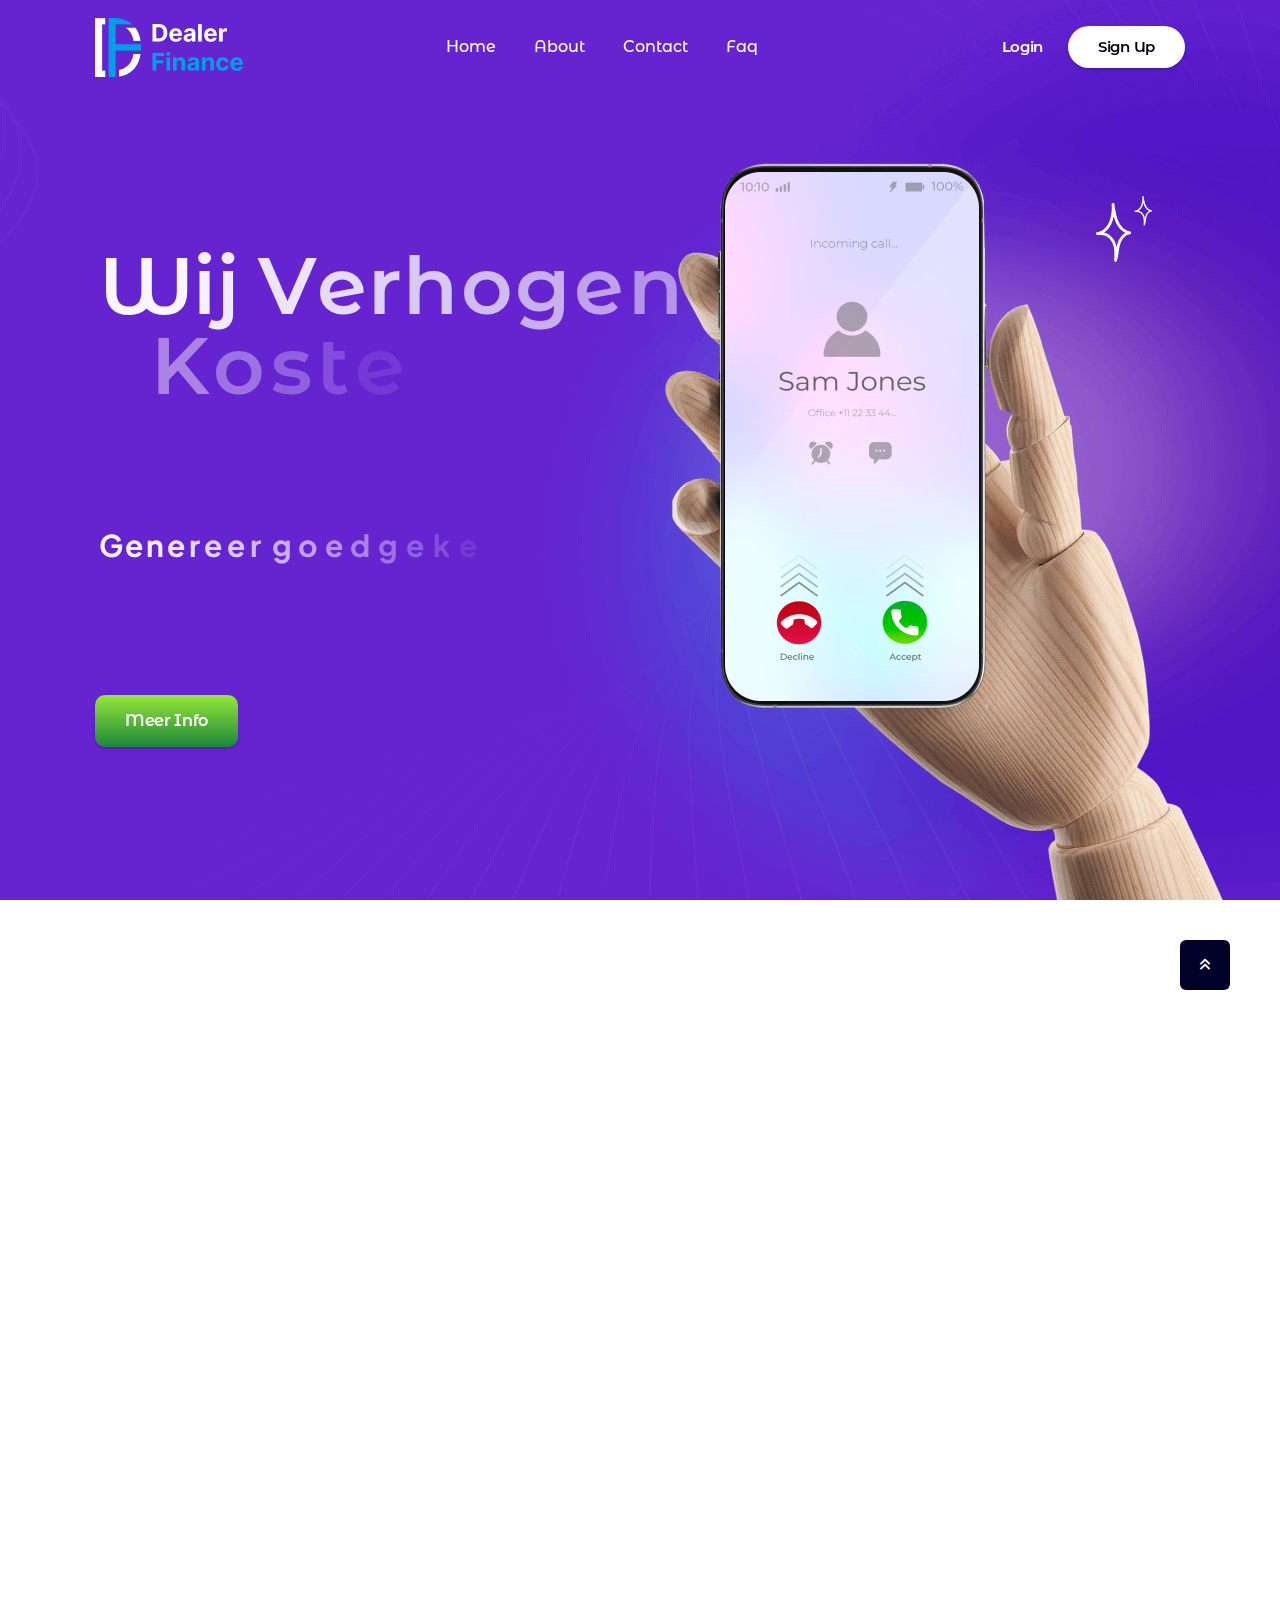
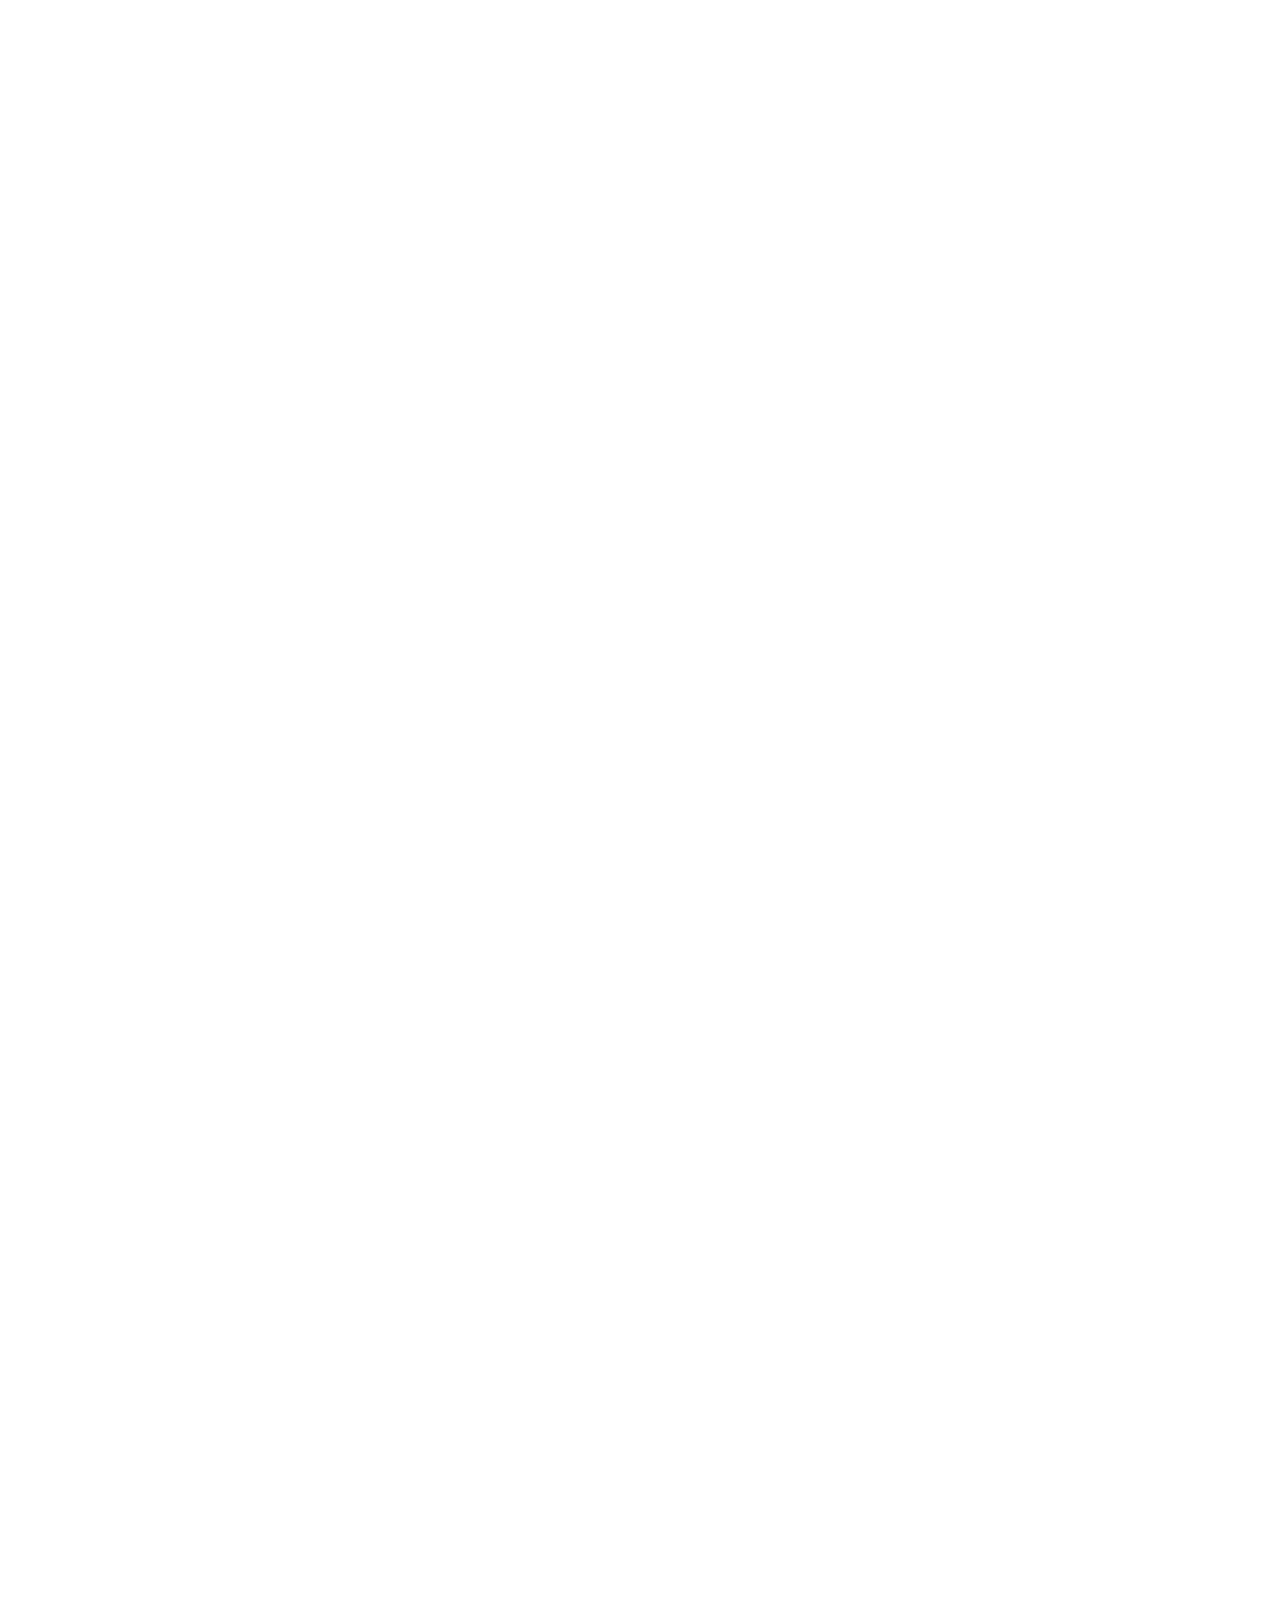
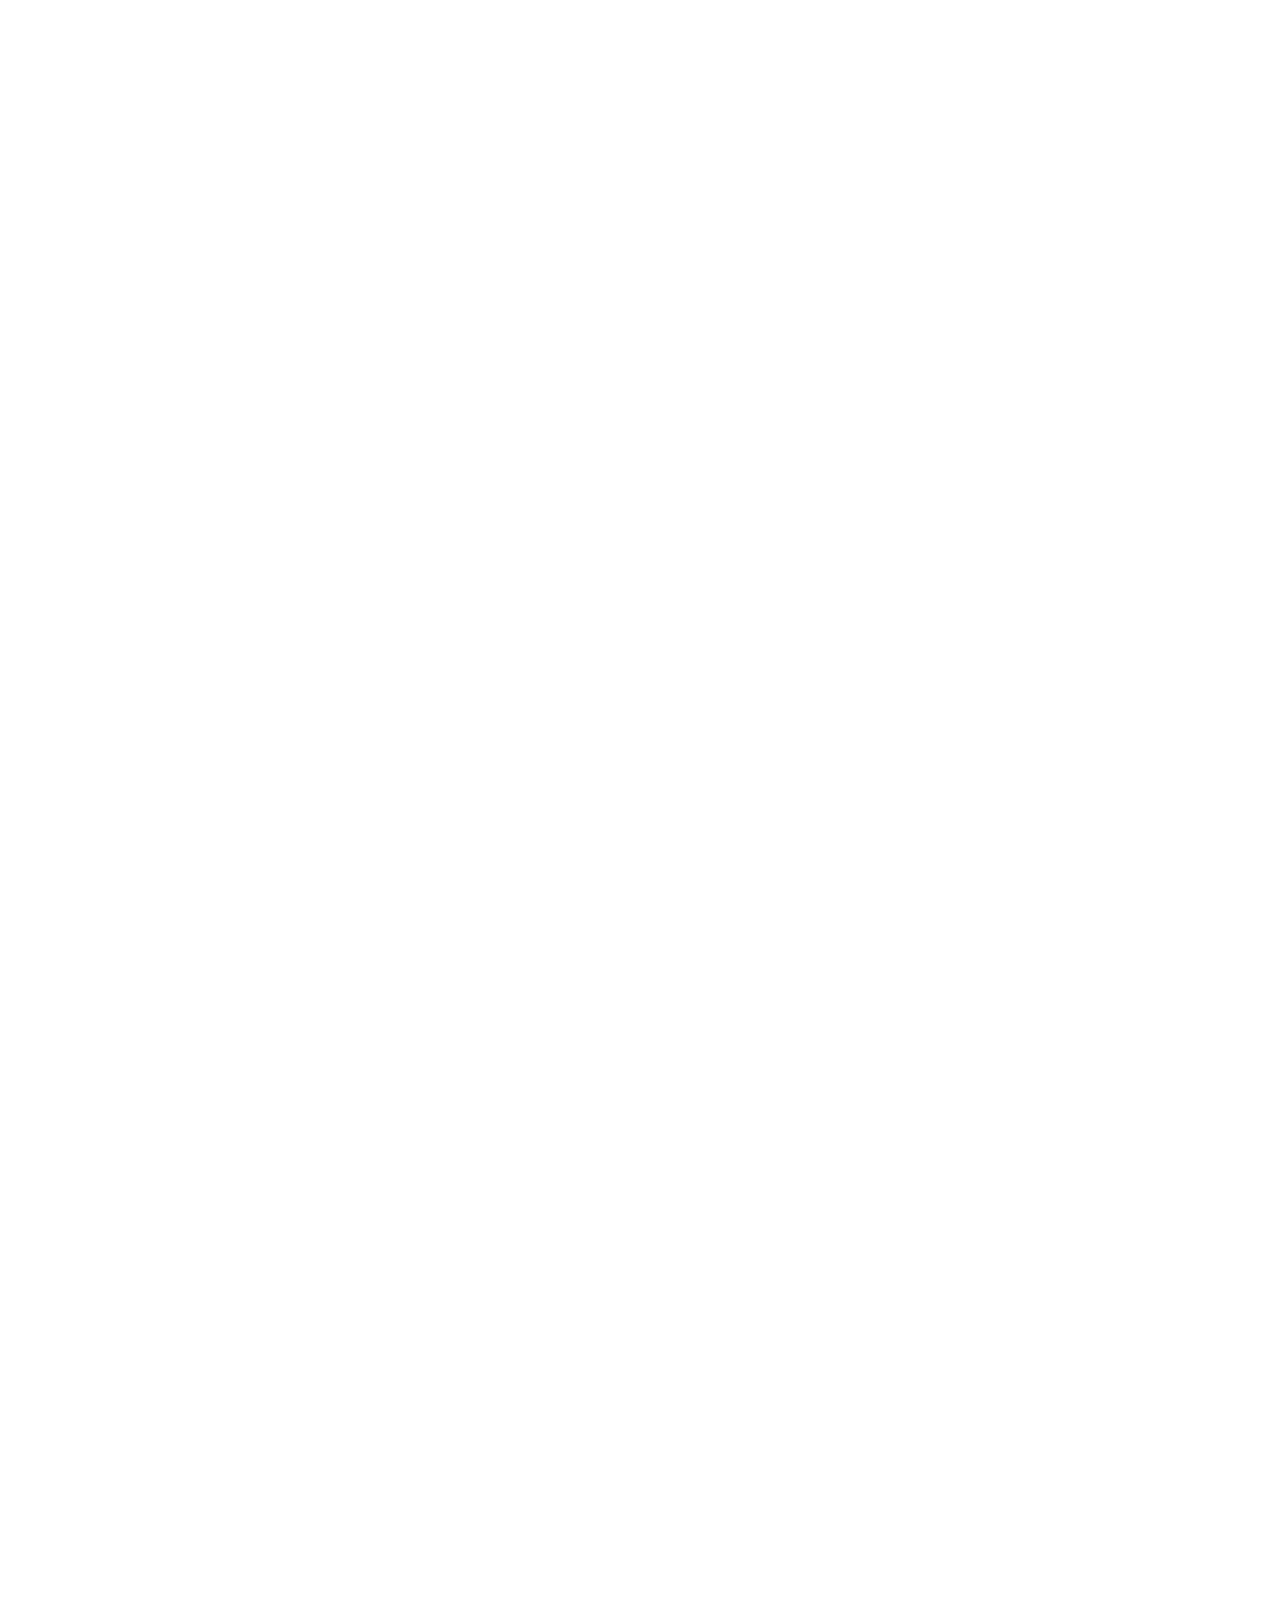
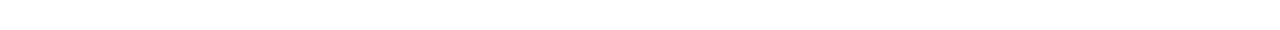
<file: index.html>
<!doctype html>
<html class="no-js" lang="zxx">

<head>
   <meta charset="utf-8">
   <meta http-equiv="x-ua-compatible" content="ie=edge">
   <title>DF - Dealer Finance</title>
   <meta name="description" content="">
   <meta name="viewport" content="width=device-width, initial-scale=1">

   <!-- Place favicon.ico in the root directory -->
   <link rel="shortcut icon" type="image/x-icon" href="assets/img/favicon-df.png">

   <!-- CSS here -->
   <link rel="stylesheet" href="assets/css/bootstrap.min.css">
   <link rel="stylesheet" href="assets/css/animate.css">
   <link rel="stylesheet" href="assets/css/custom-animation.css">
   <link rel="stylesheet" href="assets/css/slick.css">
   <link rel="stylesheet" href="assets/css/nice-select.css">
   <link rel="stylesheet" href="assets/css/flaticon.css">
   <link rel="stylesheet" href="assets/css/swiper-bundle.css">
   <link rel="stylesheet" href="assets/css/meanmenu.css">
   <link rel="stylesheet" href="assets/css/font-awesome-pro.css">
   <link rel="stylesheet" href="assets/css/magnific-popup.css">
   <link rel="stylesheet" href="assets/css/spacing.css">
   <link rel="stylesheet" href="assets/css/style.css">
</head>

<body>



   <!-- preloader -->
   <div id="preloader">
      <div class="preloader">
         <span></span>
         <span></span>
      </div>
   </div>
   <!-- preloader end  -->

   <!-- back-to-top-start  -->
   <button class="scroll-top scroll-to-target tp-style-green" data-target="html">
      <i class="far fa-angle-double-up"></i>
   </button>
   <!-- back-to-top-end  -->

   <!-- Popup container -->
   <div id="popup" class="popup">
      <div class="popup-content">
         <span class="close">&times;</span>
         <!-- <h2>Popup Content</h2> -->
         <img src="assets/img/about/about-5.png" alt="Image">
         <p>Lorem ipsum dolor sit amet, consectetur adipiscing elit.</p>
      </div>
   </div>

      <header class="tp-header-height">
         <!-- tp-header-area-start -->
         <div id="header-sticky" class="tp-header-2__area header-sticky-bg-2 tp-header-2__transparent tp-header-2__plr z-index-3">
            <div class="container-fluid g-0">
               <div class="row g-0 align-items-center">
                  <div class="col-xl-2 col-lg-2 col-md-6 col-6">
                     <div class="tp-header-2__logo">
                        <a class="white-logo" href="index.html"><img src="assets/img/logo/df-logo-white.png" alt=""></a>
                        <a class="black-logo" href="index.html"><img src="assets/img/logo/df-logo.png" alt=""></a>
                     </div>
                  </div>
                  <div class="col-xl-7 col-lg-7 d-none d-lg-block">
                     <div class="tp-header-2__main-menu text-center">
                        <nav id="mobile-menu">
                           <ul>
                              <li>
                                 <a href="index.html">Home</a>
                                 <!-- <ul class="submenu">
                                    <li><a href="index.html">Data analytics</a></li>
                                    <li><a href="index-2.html">Payment Gateway</a></li>
                                    <li><a href="index-3.html">CRM Software</a></li>
                                    <li><a href="index-4.html">Security Software</a></li>
                                    <li><a href="index-5.html">Saas</a></li>
                                 </ul> -->
                              </li>
                              <li>
                                 <a href="about.html">About</a>
                              </li>
                              <!-- <li>
                                 <a href="#">Pages</a>
                                 <ul class="submenu">
                                    <li><a href="about.html">About</a></li>
                                    <li><a href="team.html">Team</a></li>
                                    <li><a href="team-details.html">Team Details</a></li>
                                    <li><a href="career.html">Career</a></li>
                                    <li><a href="career-details.html">Career Details</a></li>
                                    <li><a href="integrations.html">Integrations</a></li>
                                    <li><a href="price.html">Price</a></li>
                                    <li><a href="register.html">Register</a></li>
                                    <li><a href="sign-in.html">Signin</a></li>
                                    <li><a href="404.html">404</a></li>
                                 </ul>
                              </li> -->
                              <!-- <li>
                                 <a href="service-details.html">Features</a>
                                 <ul class="submenu">
                                    <li><a href="service.html">Service</a></li>
                                    <li><a href="service-details.html">Service Details</a></li>
                                 </ul>
                              </li> -->
                              <!-- <li>
                                 <a href="blog-details.html">Blog</a>
                                 <ul class="submenu">
                                    <li><a href="blog.html">Blog</a></li>
                                    <li><a href="blog-list.html">Blog List</a></li>
                                    <li><a href="blog-details.html">Blog Details</a></li>
                                    <li><a href="blog-details-2.html">Blog Details 02</a></li>
                                 </ul>
                              </li>
                              <li>
                                 <a href="project-details.html">Portfoilo</a>
                                 <ul class="submenu">
                                    <li><a href="project.html">Project</a></li>
                                    <li><a href="project-details.html">Project Details</a></li>
                                 </ul>
                              </li> -->
                              <li><a href="contact.html">Contact</a></li>
                              <li><a href="faq.html">Faq</a></li>
                           </ul>
                        </nav>
                     </div>
                  </div>
                  <div class="col-xl-3 col-lg-3 col-md-6 col-6">
                     <div class="tp-header-2__right d-flex align-items-center justify-content-end">
                        <a class="tp-header-2__login d-none d-md-block" href="register.html">Login</a>
                        <a id="get-started" class="tp-btn-green-sm d-none d-md-block" href="sign-in.html">Sign Up</a>
                        <a class="header-bottom__bar tp-menu-bar d-lg-none" href="javascript:void(0)"><i class="fal fa-bars"></i></a>
                     </div>
                  </div>
               </div>
            </div>
         </div>
         <!-- tp-header-area-end -->
      </header>

   <!-- tp-offcanvus-area-start -->
   <div class="tpoffcanvas-area">
      <div class="tpoffcanvas">
         <div class="tpoffcanvas__close-btn">
            <button class="close-btn"><i class="fal fa-times"></i></button>
         </div>
         <div class="tpoffcanvas__logo text-center">
            <a href="index.html">
               <img src="assets/img/logo/df-logo-white.png" alt="">
            </a>
         </div>
         <div class="mobile-menu"></div>
         <div class="tpoffcanvas__instagram text-center">
            <div class="tpoffcanvas__instagram-title">
               <h4>instagram</h4>
            </div>
            <a href="#"><img src="assets/img/project/project-inner-4.jpg" alt=""></a>
            <a href="#"><img src="assets/img/project/project-inner-5.jpg" alt=""></a>
            <a href="#"><img src="assets/img/project/project-inner-6.jpg" alt=""></a>
            <a href="#"><img src="assets/img/project/project-inner-7.jpg" alt=""></a>
         </div>
         <div class="tpoffcanvas__info text-center">
            <h4 class="offcanva-title">we are here</h4>
            <a href="https://www.google.com/maps/@23.506657,90.3443647,7z" target="_blank">
               27 Division St, New York, <br>
               NY 10002, USA
            </a>
         </div>
         <div class="tpoffcanvas__social">
            <div class="social-icon text-center">
               <a href="#"><i class="fab fa-twitter"></i></a>
               <a href="#"><i class="fab fa-instagram"></i></a>
               <a href="#"><i class="fab fa-facebook-square"></i></a>
               <a href="#"><i class="fab fa-dribbble"></i></a>
            </div>
         </div>
      </div>
   </div>
   <div class="body-overlay"></div>
   <!-- tp-offcanvus-area-end -->

   <div id="smooth-wrapper">
      <div id="smooth-content">

         <main class="fix">
            <!-- tp-hero-area-start -->
            <div class="tp-hero-2__area tp-hero-2__ptb tp-hero-2__plr z-index fix p-relative"
               data-background="assets/img/hero/hero-bg-2.png">
               <!-- <div class="scroll-bg d-none d-sm-block">
                  <img src="assets/img/hero/scroll-down.png" alt="">
               </div>
               <div class="tp-hero-2__mouse-scroll smooth d-none d-sm-block">
                  <a class="mouse-scroll-btn" href="#payment-method"></a>
                  <span>Scroll Down</span>
               </div>
               <div class="tp-hero-2__shape-img-1 d-none d-sm-block">
                  <svg width="238" height="159" viewBox="0 0 238 159" fill="none" xmlns="http://www.w3.org/2000/svg">
                     <path class="line-2"
                        d="M234.344 52.0221C223.737 68.476 166.957 94.3438 103.492 41.3862C75.8453 16.8451 105.128 -10.4919 114.849 24.3323C124.571 59.1564 92.7914 100.54 68.4537 105.873C44.1161 111.206 27.3149 102.11 30.0997 91.4562C34.0369 76.394 74.0714 111.53 2.64231 134.089"
                        stroke="white" stroke-width="2" />
                     <path class="line-2" fill-rule="evenodd" clip-rule="evenodd"
                        d="M2.0625 133.958C2.41561 133.237 3.42407 131.16 3.56794 130.842C3.9652 129.948 4.03834 129.444 4.05489 128.923C4.06249 128.505 4.01353 128.07 4.12522 127.291C4.19178 126.861 3.87842 126.464 3.44849 126.405C3.01856 126.345 2.62947 126.648 2.56291 127.077C2.47204 127.784 2.47586 128.238 2.48453 128.637C2.48792 129.095 2.47134 129.451 2.12998 130.203C1.96731 130.57 0.83986 132.515 0.507014 133.501C0.331505 134.015 0.368942 134.416 0.454587 134.597C0.576866 134.857 0.815639 135.113 1.20469 135.308C1.70511 135.556 2.55838 135.75 3.5093 135.988C4.40364 136.21 5.40968 136.481 6.2686 136.942C6.98849 137.334 7.59496 137.863 7.84287 138.677C7.96607 139.092 8.3949 139.33 8.81178 139.207C9.22866 139.084 9.47003 138.645 9.34683 138.23C8.99025 137 8.10724 136.153 7.01332 135.56C6.04391 135.035 4.91164 134.714 3.88939 134.463C3.27915 134.309 2.71001 134.182 2.27274 134.041C2.20216 134.019 2.13233 133.988 2.0625 133.958Z"
                        fill="none" />
                  </svg>
               </div> -->
               <div class="container-fluid g-0">
                  <div class="row g-0 align-items-end">
                     <div class="col-xl-6 col-lg-6">
                        <div class="tp-hero-2__title-box">
                           <h3 class="tp-hero-2__title tp-char-animation">Wij Verhogen Kosteloos Uw Omzet!</h3>
                           
                        </div>
                        <div>
                           <h4 style="font-size: 30px; color: white; margin-bottom: 100px;" class="tp-char-animation">Genereer goedgekeurde proefritten 
                              met DealerFinance
                              </h4>
                        </div>
                        <div style="margin-bottom: 50px;" class="tp-hero-2__btn">
                           <a class="tp-btn-green wow tpfadeUp" data-wow-duration=".9s" data-wow-delay=".5s" href="#">Meer Info</a>
                        </div>
                        <!-- <div class="tp-hero-2__user p-relative">
                           <h4 class="tp-char-animation-2">Over<span>5Ok+ Client</span> all over the world</h4>
                           <div class="tp-hero-2__user-img">
                              <img src="assets/img/hero/hero-user.jpg" alt="">
                           </div>
                           <div class="tp-hero-2__shape-1">
                              <svg width="101" height="15" viewBox="0 0 101 15" fill="none"
                                 xmlns="http://www.w3.org/2000/svg">
                                 <path d="M0.336934 5.24122C16.3707 0.583948 58.7418 -4.19312 99.9564 13.9568"
                                    stroke="white" stroke-width="1.5" />
                              </svg>
                           </div>
                        </div> -->
                     </div>
                     <div class="col-xl-6 col-lg-6">
                        <div class="tp-hero-2__right text-end p-relative">
                           <div class="tp-hero-2__main-img wow tpfadeRight" data-wow-duration=".9s"
                              data-wow-delay=".5s">
                              <img src="assets/img/hero/hero-img-2-1.png" alt="">
                           </div>
                           <!-- <div class="tp-hero-2__sub-img-1 d-none d-sm-block" data-parallax='{"x": 100, "smoothness": 30}'>
                              <img src="assets/img/hero/image_02.png" alt="">
                           </div> -->
                           <!-- <div class="tp-hero-2__sub-img-2 d-none d-sm-block"
                              data-parallax='{"x": -100, "smoothness": 10}'>
                              <img src="assets/img/hero/hero-img-2-3.png" alt="">
                           </div> -->
                           <!-- <div class="tp-hero-2__sub-img-3 d-none d-sm-block"
                              data-parallax='{"y": -80, "smoothness": 30}'>
                              <img src="assets/img/hero/hero-img-2-4.png" alt="">
                           </div> -->
                           <div class="tp-hero-2__sub-img-4">
                              <img src="assets/img/hero/hero-shape-2-2.png" alt="">
                           </div>
                        </div>
                     </div>
                  </div>
               </div>
            </div>
            <!-- tp-hero-area-end -->

            <!-- tp-video-area-start -->
            <section id="videosec">
               <div class="tp-vedio-area p-relative pt-120">
                  <div class="container-fluid">
                     <div class="row justify-content-center">
                        <div class="col-xl-10">
                           <div class="tp-vedio-sction-box pb-70">
                              <h4 class="tp-vedio-title">
                                 Wij leggen u graag in <br> 1 minuut uit hoe <b><span style="color: #0D3374;">Dealer</span> <span style="color: #009FE3;">Finance</span></b> uw <br> service en omzet verhoogd!
                              </h4>
                           </div>
                        </div>
                     </div>
                     <div class="row">
                        <div class="col-12">
                           <div class="tp-vedio-wrap">
                              <a class="popup-video tp-cursor-point-area" href="https://www.youtube.com/watch?v=_RpLvsA1SNM">
                                 <video class="play-video" id="myVideo" autoplay loop>
                                    <source src="https://html.hixstudio.net/videos/softec/softec-video.mp4" type="video/mp4">
                                 </video>
                              </a>
                           </div>
                        </div>
                     </div>
                  </div>
               </div>
            </section>
            <!-- tp-video-area-end -->

            <!-- <div class="contact-form-area pb-120 mt-140">
               <div class="container">
                  <div class="row gx-0">
                     <div class="col-xl-5 col-lg-6">
                        <div class="contact-form-left">
                           <div class="contact-form-section-box pb-80">
                              <h5 class="inner-section-subtitle">CONTACT US</h5>
                              <h4 class="tp-section-title pb-10">We'd love to <br> hear From 
                              <span>
                                 <svg width="44" height="44" viewBox="0 0 44 44" fill="none" xmlns="http://www.w3.org/2000/svg" xmlns:xlink="http://www.w3.org/1999/xlink">
                                    <rect width="44" height="44" fill="url(#pattern0)"/>
                                    <defs>
                                    <pattern id="pattern0" patternContentUnits="objectBoundingBox" width="1" height="1">
                                    <use xlink:href="#image0_2106_35" transform="translate(-0.425532 -0.170213) scale(0.0212766)"/>
                                    </pattern>
                                    <image id="image0_2106_35" width="83" height="66" xlink:href="[data-uri]"/>
                                    </defs>
                                 </svg>
                              </span>
                              you.</h4>
                              <p>While we're good with smoke signals,
                                 there <br> are easier ways to get in touch.</p>
                           </div>
                           <div class="contact-form-social-box p-relative">
                              <div class="contact-form-social-item">
                                 <a href="#"><i class="fab fa-facebook-f"></i></a>
                                 <a href="#"><i class="fab fa-twitter"></i></a>
                                 <a href="#"><i class="fab fa-linkedin-in"></i></a>
                                 <a href="#"><i class="fab fa-instagram"></i></a>
                              </div>
                              <div class="contact-form-section-img">
                                 <img src="assets/img/contact/contact-icon-sm-4.png" alt="">
                              </div>
                           </div>
                        </div>
                     </div>
                     <div class="col-xl-7 col-lg-6">
                        <div class="contact-form-right-warp">
                           <div class="postbox__comment-form">
                              <form action="#" class="box">
                                 <div class="row gx-20">
                                    <div class="col-12">
                                       <div class="postbox__comment-input mb-30">
                                          <input type="text" class="inputText" required>
                                          <span class="floating-label">Full  Name</span>
                                       </div>
                                    </div>
                                    <div class="col-12">
                                       <div class="postbox__comment-input mb-30">
                                          <input type="text" class="inputText" required>
                                          <span class="floating-label">Your Email</span>
                                       </div>
                                    </div>
                                    <div class="col-12">
                                       <div class="postbox__comment-input mb-35">
                                          <input type="text" class="inputText" required>
                                          <span class="floating-label">Phone Number</span>
                                       </div>
                                    </div>
                                    <div class="col-12">
                                       <div class="postbox__select mb-30">
                                          <select>
                                             <option>Your Inquiry about</option>
                                             <option>01 Year</option>
                                             <option>02 Year</option>
                                             <option>03 Year</option>
                                             <option>04 Year</option>
                                             <option>05 Year</option>
                                          </select>
                                       </div>
                                    </div>
                                    <div class="col-xxl-12">
                                       <div class="postbox__comment-input mb-30">
                                          <textarea class="textareaText" required></textarea>
                                          <span class="floating-label-2">Message...</span>
                                       </div>
                                    </div>
                                    <div class="col-xxl-12">
                                       <div class="postbox__btn-box">
                                          <button class="submit-btn w-100">Send your Request</button>
                                       </div>
                                    </div>
                                 </div>
                              </form>
                           </div>
                        </div>
                     </div>
                  </div>
               </div>
            </div> -->

            <!-- tp-payment-area-start -->
            <!-- <div id="payment-method" class="tp-payment__area pt-110 pb-110">
               <div class="container">
                  <div class="row justify-content-center">
                     <div class="col-xl-7">
                        <div class="tp-payment__title-box text-center mb-55">
                           <h3 class="tp-section-title-lg">You'll love our <br> powerful payments.</h3>
                           <p>We've got all your payments covered</p>
                        </div>
                     </div>
                  </div>
                  <div class="row justify-content-center">
                     <div class="col-xl-12">
                        <div class="row">
                           <div class="col-md-6 mb-30">
                              <div class="tp-payment__item tp-payment__bg-color-2 p-relative z-index wow tpfadeLeft" data-wow-duration=".9s" data-wow-delay=".3s">
                                 <div class="tp-payment__shape-4">
                                    <img src="assets/img/payment/qrcode.png" alt="">
                                 </div>
                                 <div class="tp-payment__shape-5">
                                    <img src="assets/img/payment/mobile.png" alt="">
                                 </div>
                                 <div class="tp-payment__shape-6">
                                    <img src="assets/img/payment/hand.png" alt="">
                                 </div>
                                 <div class="tp-payment__shape-7">
                                    <img src="assets/img/payment/coin-1.png" alt="">
                                 </div>
                                 <div class="tp-payment__shape-8">
                                    <img src="assets/img/payment/coin-2.png" alt="">
                                 </div>
                                 <div class="tp-payment__content">
                                    <h3 class="tp-payment__title">Scan & Go</h3>
                                    <p>Transform your payment link into a QR code
                                       that customers can scan with their <br>
                                       phone to pay.
                                    </p>
                                 </div>
                              </div>
                           </div>
                           <div class="col-md-6 mb-30">
                              <div class="tp-payment__item tp-payment__bg-color-3 p-relative z-index wow tpfadeRight" data-wow-duration=".9s" data-wow-delay=".5s">
                                 <div class="tp-payment__shape-9">
                                    <img src="assets/img/payment/payment-3.png" alt="">
                                 </div>
                                 <div class="tp-payment__shape-11">
                                    <img src="assets/img/payment/message.png" alt="">
                                 </div>
                                 <div class="tp-payment__content">
                                    <h3 class="tp-payment__title">Easily Send Requesrs
                                       vai e-mail or SMS</h3>
                                    <p>... or copy-paste the link</p>
                                 </div>
                              </div>
                           </div>
                        </div>
                     </div>
                     <div class="col-xl-12 mb-30">
                        <div class="tp-payment__item p-relative z-index wow tpfadeUp" data-wow-duration=".9s" data-wow-delay=".7s">
                           <div class="tp-payment__shape-1">
                              <img src="assets/img/payment/background.png" alt="">
                           </div>
                           <div class="row">
                              <div class="col-md-6">
                                 <div class="tp-payment__content tp-payment__content-space">
                                    <h3 class="tp-payment__title">Online Billing & <br> Invoicing Payments.</h3>
                                    <p>Get paid faster with Online Invoicing <br> and the Virtual Terminal.</p>
                                    <a href="service-details.html">Explore Invoicing Tools<i class="far fa-arrow-right"></i></a>
                                 </div>
                              </div>
                              <div class="col-md-6">
                                 <div class="tp-payment__shape-2">
                                    <img src="assets/img/payment/image.png" alt="">
                                 </div>
                                 <div class="tp-payment__shape-3 d-none d-sm-block">
                                    <img src="assets/img/payment/get-paid.png" alt="">
                                 </div>
                              </div>
                           </div>
                        </div>
                     </div>
                  </div>
               </div>
            </div> -->
            <!-- tp-payment-area-end -->

            <section class="story-section" style="margin-top: 100px;">
               <div class="container">
                  <div class="row">
                     <div class="col-sm-6">
                        <img style="border-radius: 10px;" src="assets/img/faq/cc.png" alt="">
                     </div>
                     <div class="col-sm-6">
                        <h1>Met Dealer Finance ben je 24/7 bereikbaar en wordt elke beller een lead.</h1>
                        <p>
                           Ondanks chatbots, online formulieren en WhatsApp, pakken de meeste klanten nog steeds het liefst de telefoon. Digital assistent Max neemt altijd de telefoon op. Hij registreert bellers en plant fysieke en telefonische afspraken in voor sales en werkplaats. Ook buiten kantooruren.
                           Dealers verhogen omzet door altijd telefonisch bereikbaar te zijn.
                        </p>
                        <a href="#">Learn more</a>
                     </div>
                  </div>
               </div>
            </section>
            

            <!-- tp-integration-area-start -->
            <div class="tp-intigration-area tp-intigration-five-space fix logo-section">
               <div class="container">
                  <div class="row">
                     <div class="col-12">
                        <div class="tp-intigration-five-wrapper p-relative">
                           <div class="tp-intigration-five-section-box text-center">
                              <h3 class="tp-section-title-5 pb-10 text-black"><span>Integreer</span> <br>Makkelijk Met Bekende Portalen</h3>
                              <p>Activeer DealerFinance in een paar klikken en verhoog uw service en omzet! </p>
                              <div class="tp-intigration-five-btn">
                                 <button id="openPopup" class="tp-btn-blue-lg purple-bg circle-effect-black">Probeer het uit </button>
                              </div>
                           </div>

                           

                           <div class="tp-intigration-five-circle-img-1 tp-zoom-thumb d-none d-lg-block">
                              <img src="assets/img/feature/bl1.png" alt="">
                           </div>
                           <div class="tp-intigration-five-circle-img-2 tp-zoom-thumb d-md-block">
                              <img src="assets/img/feature/bl4.png" alt="">
                           </div>
                           <div class="tp-intigration-five-circle-img-3 tp-zoom-thumb d-lg-block">
                              <img src="assets/img/feature/bl3.png" alt="">
                           </div>
                           <div class="tp-intigration-five-circle-img-4 tp-zoom-thumb d-md-block">
                              <img src="assets/img/feature/bl8.png" alt="">
                           </div>
                           <div class="tp-intigration-five-circle-img-5 tp-zoom-thumb d-md-block">
                              <img src="assets/img/feature/bl6-2.png" alt="">
                           </div>
                           <div class="tp-intigration-five-circle-img-6 tp-zoom-thumb d-lg-block">
                              <img src="assets/img/feature/bl2.png" alt="">
                           </div>
                           <!-- <div class="tp-intigration-five-circle-img-7 tp-zoom-thumb d-lg-block">
                              <img src="assets/img/feature/fea-circle-5-7.png" alt="">
                           </div> -->
                           <div class="tp-intigration-five-circle-img-8 tp-zoom-thumb d-lg-block">
                              <img src="assets/img/feature/bl9.png" alt="">
                           </div>
                           <div class="tp-intigration-five-circle-img-9 tp-zoom-thumb d-md-block">
                              <img src="assets/img/feature/bl7.png" alt="">
                           </div>
                           <div class="tp-intigration-five-circle-img-10 tp-zoom-thumb d-md-block">
                              <img src="assets/img/feature/bl5.png" alt="">
                           </div>
                           <div class="tp-intigration-five-circle-img-11 tp-zoom-thumb">
                              <img src="assets/img/feature/fea-circle-5-11.png" alt="">
                           </div>
                           <div class="tp-intigration-five-circle-img-12 tp-zoom-thumb">
                              <img src="assets/img/feature/fea-circle-5-12.png" alt="">
                           </div>
                           <div class="tp-intigration-five-circle-img-13 tp-zoom-thumb">
                              <img src="assets/img/feature/fea-circle-5-13.png" alt="">
                           </div>
                           <div class="tp-intigration-five-circle-img-14 tp-zoom-thumb">
                              <img src="assets/img/feature/fea-circle-5-14.png" alt="">
                           </div>
                        </div>
                     </div>
                  </div>
               </div>
            </div>
            <!-- tp-integration-area-end -->



            <!-- tp-payment-method-area-start -->
            <!-- <div class="tp-payment-method__area tp-payment-method__space">
               <div class="container-fluid g-0">
                  <div class="row g-0 justify-content-center">
                     <div class="col-xl-7">
                        <div class="tp-payment-method__title-box text-center mb-20">
                           <h3 class="tp-section-title-lg pb-10">Integreer makkelijk met <br> bekende portalen</h3>
                           <p>We've got all your payments covered</p>
                        </div>
                     </div>
                  </div>
                  <div class="row g-0">
                     <div class="col-12">
                        <div class="tp-payment-method__wrapper text-center p-relative">
                           <div class="tp-payment-method__main-circle p-relative z-index">
                              <div class="tp-payment-method__main-img z-index-3">
                                 <img src="assets/img/payment-logo/logo-main.png" alt="">
                              </div>
                              <div class="tp-payment-method__line-1">
                                 <div class="tp-payment-method__circle circle-1"></div>
                                 <span><img src="assets/img/payment-logo/logo-3.png" alt=""></span>
                              </div>
                              <div class="tp-payment-method__line-2 d-none d-lg-block">
                                 <div class="tp-payment-method__circle circle-2"></div>
                                 <span><img src="assets/img/payment-logo/logo-1.png" alt=""></span>
                              </div>
                              <div class="tp-payment-method__line-3">
                                 <div class="tp-payment-method__circle circle-3"></div>
                                 <span><img src="assets/img/payment-logo/logo-2.png" alt=""></span>
                              </div>
                              <div class="tp-payment-method__line-4 d-none d-lg-block">
                                 <div class="tp-payment-method__circle circle-4"></div>
                                 <span><img src="assets/img/payment-logo/logo-4.png" alt=""></span>
                              </div>
                              <div class="tp-payment-method__line-5">
                                 <div class="tp-payment-method__circle circle-5"></div>
                                 <span><img src="assets/img/payment-logo/logo-5.png" alt=""></span>
                              </div>
                              <div class="tp-payment-method__line-6 d-none d-lg-block">
                                 <div class="tp-payment-method__circle circle-6"></div>
                                 <span><img src="assets/img/payment-logo/logo-6.png" alt=""></span>
                              </div>
                              <div class="tp-payment-method__line-7">
                                 <div class="tp-payment-method__circle circle-7"></div>
                                 <span><img src="assets/img/payment-logo/logo-7.png" alt=""></span>
                              </div>
                              <div class="tp-payment-method__line-8 d-none d-lg-block">
                                 <div class="tp-payment-method__circle circle-8"></div>
                                 <span><img src="assets/img/payment-logo/logo-16.png" alt=""></span>
                              </div>
                              <div class="tp-payment-method__line-9">
                                 <div class="tp-payment-method__circle circle-9"></div>
                                 <span><img src="assets/img/payment-logo/logo-15.png" alt=""></span>
                              </div>
                              <div class="tp-payment-method__line-10 d-none d-lg-block">
                                 <div class="tp-payment-method__circle circle-10"></div>
                                 <span><img src="assets/img/payment-logo/logo-14.png" alt=""></span>
                              </div>
                              <div class="tp-payment-method__line-11">
                                 <div class="tp-payment-method__circle circle-11"></div>
                                 <span><img src="assets/img/payment-logo/logo-13.png" alt=""></span>
                              </div>
                              <div class="tp-payment-method__line-12 d-none d-lg-block">
                                 <div class="tp-payment-method__circle circle-12"></div>
                                 <span><img src="assets/img/payment-logo/logo-12.png" alt=""></span>
                              </div>
                              <div class="tp-payment-method__line-13">
                                 <div class="tp-payment-method__circle circle-13"></div>
                                 <span><img src="assets/img/payment-logo/logo-11.png" alt=""></span>
                              </div>
                              <div class="tp-payment-method__line-14 d-none d-lg-block">
                                 <div class="tp-payment-method__circle circle-14"></div>
                                 <span><img src="assets/img/payment-logo/logo-10.png" alt=""></span>
                              </div>
                              <div class="tp-payment-method__line-15">
                                 <div class="tp-payment-method__circle circle-15"></div>
                                 <span><img src="assets/img/payment-logo/logo-9.png" alt=""></span>
                              </div>
                              <div class="tp-payment-method__line-16">
                                 <div class="tp-payment-method__circle circle-16"></div>
                                 <span><img src="assets/img/payment-logo/logo-8.png" alt=""></span>
                              </div>
                           </div>
                        </div>
                     </div>
                  </div>
               </div>
            </div> -->
            <!-- tp-payment-method-area-end -->

            <!-- tp-service-area-end -->
            <!-- <div class="tp-service-2__area p-relative pt-70 pb-160">
               <div class="tp-service-2__shape">
                  <img src="assets/img/service/sv-bg-2-1.jpg" alt="">
               </div>
               <div class="container z-index-5">
                  <div class="row align-items-center mb-50">
                     <div class="col-xl-6 col-lg-6">
                        <div class="tp-service-2__section-box">
                           <h3 class="tp-section-title-lg pb-20">We provide the <br>
                              best service for you</h3>
                           <p>We've got all your payments covered</p>
                        </div>
                     </div>
                     <div class="col-xl-6 col-lg-6 wow tpfadeRight" data-wow-duration=".9s" data-wow-delay=".3s">
                        <div class="tp-service-2__user-box p-relative d-flex flex-wrap justify-content-lg-start justify-content-lg-end align-items-center">
                           <div class="tp-service-2__user-shape">
                              <svg width="470" height="18" viewBox="0 0 470 18" fill="none" xmlns="http://www.w3.org/2000/svg">
                                 <path fill-rule="evenodd" clip-rule="evenodd" d="M199.614 1.72387C177.533 2.31462 155.712 3.04101 134.432 3.83514C104.309 4.95854 74.1969 6.12068 44.2665 7.96073C34.8451 8.5418 25.2775 8.90979 15.915 9.63613C10.0378 10.0913 2.24477 10.7401 1.22204 10.8757C0.687102 10.9531 0.453729 11.0695 0.37832 11.1082C-0.151901 11.3794 -0.0551557 11.6407 0.244125 11.8441C0.364308 11.9313 0.668216 12.1444 1.51186 12.1735C57.9321 14.1588 115.625 10.285 172.113 9.87824C270.075 9.18096 371.005 11.9507 468.189 17.9938C469.037 18.0423 469.862 17.8001 469.98 17.4418C470.121 17.0931 469.508 16.7542 468.66 16.7057C371.312 10.6529 270.216 7.87347 172.066 8.58044C119.421 8.95813 65.7369 12.3575 13.0188 11.1953C14.2301 11.0985 15.4178 11.0016 16.5018 10.9144C25.8267 10.1881 35.3541 9.8298 44.7379 9.24873C74.6046 7.40868 104.655 6.24654 134.739 5.13282C172.066 3.73826 211.02 2.53737 250.28 1.97567C264.325 2.06283 278.322 2.15003 292.32 2.25656C322.602 2.48899 353.025 3.16691 383.236 4.07725C392.332 4.3581 401.428 4.64861 410.524 4.9004C413.541 4.98757 421.317 5.23932 422.401 5.21995C423.745 5.20058 424.004 4.73577 424.027 4.65829C424.098 4.48397 424.051 4.24185 423.391 4.03847C423.32 4.00942 422.896 3.91251 421.953 3.8544C367.023 0.426098 308.368 -0.145196 250.327 0.677985C189.104 0.319659 127.646 0.164636 66.5783 0C65.704 0 64.99 0.290577 64.9829 0.648903C64.9782 1.00723 65.6827 1.29782 66.557 1.3075C110.775 1.42371 155.217 1.53986 199.614 1.72387Z" fill="url(#paint0_linear_552_4801)"/>
                                 <defs>
                                 <linearGradient id="paint0_linear_552_4801" x1="0" y1="9" x2="470" y2="9" gradientUnits="userSpaceOnUse">
                                 <stop stop-color="#491EB8" stop-opacity="0"/>
                                 <stop offset="1" stop-color="#DA2A51"/>
                                 </linearGradient>
                                 </defs>
                              </svg>
                           </div>
                           <div class="tp-service-2__user">
                              <span data-purecounter-duration="0" data-purecounter-end="35" class="purecounter">35</span>
                              <p>Active Users</p>
                           </div>
                           <div class="tp-service-2__user">
                              <span>240<i>+</i></span>
                              <p>Trusted Companies</p>
                           </div>
                           <div class="tp-service-2__user">
                              <span>78<i>k</i></span>
                              <p>Customer care</p>
                           </div>
                        </div>
                     </div>
                  </div>
                  <div class="row gx-60">
                     <div class="col-xl-3 col-lg-3 col-md-6 mb-40 wow tpfadeUp" data-wow-duration=".9s" data-wow-delay=".4s">
                        <div class="tp-service-2__item-wrapper p-relative">
                           <div class="tp-service-2__item d-flex justify-content-between flex-column">
                              <div class="tp-service-2__icon">
                                 <img src="assets/img/service/sv-icon-2-1.png" alt="">
                              </div>
                              <div class="tp-service-2__text">
                                 <h4 class="tp-service-2__title-sm"><a href="service-details.html">Online</a></h4>
                                 <a class="tp-service-2__link" href="service-details.html">Explore<i class="far fa-arrow-right"></i></a>
                              </div>
                           </div>
                           <div class="tp-service-2__bg-shape"></div>
                        </div>
                     </div>
                     <div class="col-xl-3 col-lg-3 col-md-6 mb-40 wow tpfadeUp" data-wow-duration=".9s" data-wow-delay=".6s">
                        <div class="tp-service-2__item-wrapper p-relative">
                           <div class="tp-service-2__item d-flex justify-content-between flex-column">
                              <div class="tp-service-2__icon">
                                 <img src="assets/img/service/sv-icon-2-2.png" alt="">
                              </div>
                              <div class="tp-service-2__text">
                                 <h4 class="tp-service-2__title-sm"><a href="service-details.html">Bank Transfers</a></h4>
                                 <a class="tp-service-2__link" href="service-details.html">Explore<i class="far fa-arrow-right"></i></a>
                              </div>
                           </div>
                           <div class="tp-service-2__bg-shape tp-service-2__color-2"></div>
                        </div>
                     </div>
                     <div class="col-xl-3 col-lg-3 col-md-6 mb-40 wow tpfadeUp" data-wow-duration=".9s" data-wow-delay=".8s">
                        <div class="tp-service-2__item-wrapper p-relative">
                           <div class="tp-service-2__item d-flex justify-content-between flex-column">
                              <div class="tp-service-2__icon">
                                 <img src="assets/img/service/sv-icon-2-3.png" alt="">
                              </div>
                              <div class="tp-service-2__text">
                                 <h4 class="tp-service-2__title-sm"><a href="service-details.html">Keyed</a></h4>
                                 <a class="tp-service-2__link" href="service-details.html">Explore<i class="far fa-arrow-right"></i></a>
                              </div>
                           </div>
                           <div class="tp-service-2__bg-shape tp-service-2__color-3"></div>
                        </div>
                     </div>
                     <div class="col-xl-3 col-lg-3 col-md-6 mb-40 wow tpfadeUp" data-wow-duration=".9s" data-wow-delay=".9s">
                        <div class="tp-service-2__item-wrapper p-relative">
                           <div class="tp-service-2__item  d-flex justify-content-between flex-column">
                              <div class="tp-service-2__icon">
                                 <img src="assets/img/service/sv-icon-2-4.png" alt="">
                              </div>
                              <div class="tp-service-2__text">
                                 <h4 class="tp-service-2__title-sm"><a href="service-details.html">In-Person</a></h4>
                                 <a class="tp-service-2__link" href="service-details.html">Explore<i class="far fa-arrow-right"></i></a>
                              </div>
                           </div>
                           <div class="tp-service-2__bg-shape tp-service-2__color-4"></div>
                        </div>
                     </div>
                  </div>
                  <div class="row justify-content-center">
                     <div class="col-xl-10 wow tpfadeUp" data-wow-duration=".9s" data-wow-delay=".9s">
                        <div class="tp-service-2__bottom-wrapper p-relative mt-30">
                           <div class="tp-service-2__feature-item">
                              <h4 class="tp-service-2__feature-title">More free tools than you can handle</h4>
                              <div class="tp-service-2__feature-box d-flex justify-content-between">
                                 <div class="tp-service-2__feature-list">
                                    <ul>
                                       <li>Invoicing</li>
                                       <li>Online Checkout</li>
                                       <li>Point-of-Sale</li>
                                       <li>Online Food Ordering</li>
                                       <li>ICard Vault</li>
                                       <li>Customer Portal</li>
                                       <li>Inventory</li>
                                       <li>Virtual Terminal</li>
                                       <li>Recurring Plans</li>
                                       <li>Payment Links</li>
                                       <li>SMS Payments</li>
                                       <li>QR Codes</li>
                                    </ul>
                                 </div>
                              </div>
                           </div>
                        </div>
                     </div>
                  </div>
               </div>
            </div> -->
            <!-- tp-service-area-end -->

            <!-- tp-account-area-strat -->
            <!-- <div class="tp-account-area pb-120">
               <div class="container">
                  <div class="row align-items-center">
                     <div class="col-xl-6 col-lg-6">
                        <div class="tp-account-thumb-wrapper p-relative text-center wow tpfadeLeft" data-wow-duration=".9s" data-wow-delay=".5s">
                           <div class="tp-account-bg">
                              <img src="assets/img/account/account-bg.png" alt="">
                           </div>
                           <div class="tp-account-main-img">
                              <img src="assets/img/account/acc-main.png" alt="">
                           </div>
                           <div class="tp-account-author">
                              <img src="assets/img/account/ac-author.png" alt="">
                           </div>
                           <div class="tp-account-shape-1">
                              <img src="assets/img/account/ac-shape-1.png" alt="">
                           </div>
                           <div class="tp-account-shape-2">
                              <img src="assets/img/account/ac-shape-2.png" alt="">
                           </div>
                        </div>
                     </div>
                     <div class="col-xl-6 col-lg-6">
                        <div class="tp-account-step-wrapper">
                           <div class="tp-account-section-box mb-40">
                              <h4 class="tp-section-subtitle-2">Open An Account</h4>
                              <h3 class="tp-section-title-lg">Let’s get started</h3>
                           </div>
                           <div class="tp-account-step mb-50">
                              <div class="tp-account-item d-flex align-items-center">
                                 <span>01</span>
                                 <p>Sign up in a few minutes</p>
                              </div>
                              <div class="tp-account-item d-flex align-items-center">
                                 <span>02</span>
                                 <p>Let us verify your identity</p>
                              </div>
                              <div class="tp-account-item d-flex align-items-center">
                                 <span>03</span>
                                 <p>Your account is open; you can send <br> your first payment</p>
                              </div>
                           </div>
                           <div class="tp-account-btn-box">
                              <a class="tp-btn-green mb-15" href="register.html">Open An Account in Minutes</a>
                              <p>Try it for 30 days. For free. No obligations.</p>
                           </div>
                        </div>
                     </div>
                  </div>
               </div>
            </div> -->
            <!-- tp-account-area-end -->

            <!-- tp-testimonial-area-start -->
            <section id="review-sec">
               <div class="tp-testimonial-area pt-130 pb-130 fix" data-background="assets/img/testimonial/testi-bg-5-1.jpg">
                  <div class="container">
                     <div class="row align-items-end tp-testimonial-five-section-space">
                        <div class="col-md-8">
                           <div class="tp-testimonial-five-section-box">
                              <span class="tp-section-subtitle-5">Reviews</span>
                              <h3 class="tp-section-title-5">Deze autobedrijven gingen <span>u voor</span></h3>
                        </div>  
                        </div>
                        <div class="col-md-4">
                           <div class="tp-testimonial-five-arrow d-flex align-items-center justify-content-start justify-content-md-end">
                              <div class="test-next">
                                 <button><i class="far fa-arrow-left"></i></button>
                              </div>
                              <div class="test-prev">
                                 <button><i class="far fa-arrow-right"></i></button>
                              </div>
                           </div>
                        </div>
                     </div>
                  </div>
                  <div class="container-fluid p-0">
                     <div class="row g-0">
                        <div class="col-12">
                           <div class="tp-testimonial-five-slider-section">
                              <div class=" swiper-container testimonial-five-slider-active">
                                 <div class="swiper-wrapper">
                                    <div class="swiper-slide">
                                       <div class="tp-testimonial-five-item">
                                          <div class="tp-testimonial-five-wrapper d-flex justify-content-between align-items-center">
                                             <div class="tp-testimonial-five-top-info d-flex align-items-center">
                                                <div class="tp-testimonial-five-avata">
                                                   <img src="assets/img/testimonial/testi-icon-5-4.png" alt="">
                                                </div>
                                                <div class="tp-testimonial-five-author-info">
                                                   <h4>Joann J.</h4>
                                                   <span>Community Organiser</span>
                                                </div>
                                             </div>
                                             <div class="tp-testimonial-five-brand d-none d-sm-block">
                                                <img src="assets/img/testimonial/testi-logo-5-2.png" alt="">
                                             </div>
                                          </div>
                                          <div class="tp-testimonial-five-content">
                                             <p>“ This is really awesome. many small businessmen are
                                                suffering from this service in different platform and the
                                                lovers are always looking this kind of feature on
                                                their own website. ”
                                             </p>
                                          </div>
                                       </div>
                                    </div>
                                    <div class="swiper-slide">
                                       <div class="tp-testimonial-five-item">
                                          <div class="tp-testimonial-five-wrapper d-flex justify-content-between align-items-center">
                                             <div class="tp-testimonial-five-top-info d-flex align-items-center">
                                                <div class="tp-testimonial-five-avata">
                                                   <img src="assets/img/testimonial/testi-icon-5-2.png" alt="">
                                                </div>
                                                <div class="tp-testimonial-five-author-info">
                                                   <h4>Steven G.</h4>
                                                   <span>Community Organiser</span>
                                                </div>
                                             </div>
                                             <div class="tp-testimonial-five-brand d-none d-sm-block">
                                                <img src="assets/img/testimonial/testi-logo-5-1.png" alt="">
                                             </div>
                                          </div>
                                          <div class="tp-testimonial-five-content">
                                             <p>“ This is really awesome. many small businessmen are
                                                suffering from this service in different platform and the
                                                lovers are always looking this kind of feature on
                                                their own website. ”
                                             </p>
                                          </div>
                                       </div>
                                    </div>
                                    <div class="swiper-slide">
                                       <div class="tp-testimonial-five-item">
                                          <div class="tp-testimonial-five-wrapper d-flex justify-content-between align-items-center">
                                             <div class="tp-testimonial-five-top-info d-flex align-items-center">
                                                <div class="tp-testimonial-five-avata">
                                                   <img src="assets/img/testimonial/testi-icon-5-3.png" alt="">
                                                </div>
                                                <div class="tp-testimonial-five-author-info">
                                                   <h4>Gary M. Adams</h4>
                                                   <span>Community Organiser</span>
                                                </div>
                                             </div>
                                             <div class="tp-testimonial-five-brand d-none d-sm-block">
                                                <img src="assets/img/testimonial/testi-logo-5-3.png" alt="">
                                             </div>
                                          </div>
                                          <div class="tp-testimonial-five-content">
                                             <p>“ This is really awesome. many small businessmen are
                                                suffering from this service in different platform and the
                                                lovers are always looking this kind of feature on
                                                their own website. ”
                                             </p>
                                          </div>
                                       </div>
                                    </div>
                                    <div class="swiper-slide">
                                       <div class="tp-testimonial-five-item">
                                          <div class="tp-testimonial-five-wrapper d-flex justify-content-between align-items-center">
                                             <div class="tp-testimonial-five-top-info d-flex align-items-center">
                                                <div class="tp-testimonial-five-avata">
                                                   <img src="assets/img/testimonial/testi-icon-5-4.png" alt="">
                                                </div>
                                                <div class="tp-testimonial-five-author-info">
                                                   <h4>Edward G. Hall</h4>
                                                   <span>Community Organiser</span>
                                                </div>
                                             </div>
                                             <div class="tp-testimonial-five-brand d-none d-sm-block">
                                                <img src="assets/img/testimonial/testi-logo-5-3.png" alt="">
                                             </div>
                                          </div>
                                          <div class="tp-testimonial-five-content">
                                             <p>“ This is really awesome. many small businessmen are
                                                suffering from this service in different platform and the
                                                lovers are always looking this kind of feature on
                                                their own website. ”
                                             </p>
                                          </div>
                                       </div>
                                    </div>
                                    <div class="swiper-slide">
                                       <div class="tp-testimonial-five-item">
                                          <div class="tp-testimonial-five-wrapper d-flex justify-content-between align-items-center">
                                             <div class="tp-testimonial-five-top-info d-flex align-items-center">
                                                <div class="tp-testimonial-five-avata">
                                                   <img src="assets/img/testimonial/testi-icon-5-1.png" alt="">
                                                </div>
                                                <div class="tp-testimonial-five-author-info">
                                                   <h4>Erma P. Brown</h4>
                                                   <span>Community Organiser</span>
                                                </div>
                                             </div>
                                             <div class="tp-testimonial-five-brand d-none d-sm-block">
                                                <img src="assets/img/testimonial/testi-logo-5-2.png" alt="">
                                             </div>
                                          </div>
                                          <div class="tp-testimonial-five-content">
                                             <p>“ This is really awesome. many small businessmen are
                                                suffering from this service in different platform and the
                                                lovers are always looking this kind of feature on
                                                their own website. ”
                                             </p>
                                          </div>
                                       </div>
                                    </div>
                                 </div>
                              </div>
                              <div class="tp-scrollbar"></div>
                           </div>
                        </div>
                     </div>
                  </div>
               </div>
            </section>
            <!-- tp-testimonial-area-end -->

            <!-- tp-testimonial-area-start -->
            <!-- <div class="tp-testimonial-2-area pt-110 pb-120" data-background="assets/img/testimonial/testi-bg-2-1.png">
               <div class="container">
                  <div class="row justify-content-center">
                     <div class="col-xl-8">
                        <div class="tp-testimonial-2-section-box mb-15 text-center">
                           <h3 class="tp-section-title-lg text-white">What people <br>
                              are saying about us</h3>
                        </div>
                     </div>
                  </div>
                  <div class="row">
                     <div class="col-12">
                        <div class="tp-testimonial-2-section">
                           <div class="tp-testimonial-2-slider-active">
                              <div>
                                 <div class="tp-testimonial-2-item p-relative wow tpfadeUp" data-wow-duration=".9s" data-wow-delay=".3s">
                                    <div class="tp-testimonial-2-border-shape">
                                       <img src="assets/img/testimonial/BODY.png" alt="">
                                    </div>
                                    <div class="tp-testimonial-2-star">
                                       <span>
                                          <svg width="16" height="16" viewBox="0 0 16 16" fill="none" xmlns="http://www.w3.org/2000/svg">
                                             <path d="M8 0L10.472 5.26604L16 6.11567L12 10.2124L12.944 16L8 13.266L3.056 16L4 10.2124L0 6.11567L5.528 5.26604L8 0Z" fill="#FFCF55"/>
                                          </svg>
                                       </span>
                                       <span>
                                          <svg width="16" height="16" viewBox="0 0 16 16" fill="none" xmlns="http://www.w3.org/2000/svg">
                                             <path d="M8 0L10.472 5.26604L16 6.11567L12 10.2124L12.944 16L8 13.266L3.056 16L4 10.2124L0 6.11567L5.528 5.26604L8 0Z" fill="#FFCF55"/>
                                          </svg>
                                       </span>
                                       <span>
                                          <svg width="16" height="16" viewBox="0 0 16 16" fill="none" xmlns="http://www.w3.org/2000/svg">
                                             <path d="M8 0L10.472 5.26604L16 6.11567L12 10.2124L12.944 16L8 13.266L3.056 16L4 10.2124L0 6.11567L5.528 5.26604L8 0Z" fill="#FFCF55"/>
                                          </svg>
                                       </span>
                                       <span>
                                          <svg width="16" height="16" viewBox="0 0 16 16" fill="none" xmlns="http://www.w3.org/2000/svg">
                                             <path d="M8 0L10.472 5.26604L16 6.11567L12 10.2124L12.944 16L8 13.266L3.056 16L4 10.2124L0 6.11567L5.528 5.26604L8 0Z" fill="#FFCF55"/>
                                          </svg>
                                       </span>
                                       <span>
                                          <svg width="16" height="16" viewBox="0 0 16 16" fill="none" xmlns="http://www.w3.org/2000/svg">
                                             <path d="M8 0L10.472 5.26604L16 6.11567L12 10.2124L12.944 16L8 13.266L3.056 16L4 10.2124L0 6.11567L5.528 5.26604L8 0Z" fill="#FFCF55"/>
                                          </svg>
                                       </span>
                                       <span>
                                          <svg width="16" height="16" viewBox="0 0 16 16" fill="none" xmlns="http://www.w3.org/2000/svg">
                                             <path d="M8 0L10.472 5.26604L16 6.11567L12 10.2124L12.944 16L8 13.266L3.056 16L4 10.2124L0 6.11567L5.528 5.26604L8 0Z" fill="#FFCF55"/>
                                          </svg>
                                       </span>
                                    </div>
                                    <div class="tp-testimonial-2-content">
                                       <p>"Is it possible to Love your credit card processor? with Softec, yes!"</p>
                                    </div>
                                    <div class="tp-testimonial-2-author d-flex align-items-center">
                                       <div class="tp-testimonial-2-img">
                                          <img src="assets/img/testimonial/testi-icon-2-1.png" alt="">
                                       </div>
                                       <div class="tp-testimonial-2-author-info">
                                          <h5>Lana Rey</h5>
                                          <span>Founder & Leader</span>
                                       </div>
                                    </div>
                                 </div>
                              </div>
                              <div>
                                 <div class="tp-testimonial-2-item p-relative wow tpfadeUp" data-wow-duration=".9s" data-wow-delay=".5s">
                                    <div class="tp-testimonial-2-border-shape">
                                       <img src="assets/img/testimonial/BODY.png" alt="">
                                    </div>
                                    <div class="tp-testimonial-2-star">
                                       <span>
                                          <svg width="16" height="16" viewBox="0 0 16 16" fill="none" xmlns="http://www.w3.org/2000/svg">
                                             <path d="M8 0L10.472 5.26604L16 6.11567L12 10.2124L12.944 16L8 13.266L3.056 16L4 10.2124L0 6.11567L5.528 5.26604L8 0Z" fill="#FFCF55"/>
                                          </svg>
                                       </span>
                                       <span>
                                          <svg width="16" height="16" viewBox="0 0 16 16" fill="none" xmlns="http://www.w3.org/2000/svg">
                                             <path d="M8 0L10.472 5.26604L16 6.11567L12 10.2124L12.944 16L8 13.266L3.056 16L4 10.2124L0 6.11567L5.528 5.26604L8 0Z" fill="#FFCF55"/>
                                          </svg>
                                       </span>
                                       <span>
                                          <svg width="16" height="16" viewBox="0 0 16 16" fill="none" xmlns="http://www.w3.org/2000/svg">
                                             <path d="M8 0L10.472 5.26604L16 6.11567L12 10.2124L12.944 16L8 13.266L3.056 16L4 10.2124L0 6.11567L5.528 5.26604L8 0Z" fill="#FFCF55"/>
                                          </svg>
                                       </span>
                                       <span>
                                          <svg width="16" height="16" viewBox="0 0 16 16" fill="none" xmlns="http://www.w3.org/2000/svg">
                                             <path d="M8 0L10.472 5.26604L16 6.11567L12 10.2124L12.944 16L8 13.266L3.056 16L4 10.2124L0 6.11567L5.528 5.26604L8 0Z" fill="#FFCF55"/>
                                          </svg>
                                       </span>
                                       <span>
                                          <svg width="16" height="16" viewBox="0 0 16 16" fill="none" xmlns="http://www.w3.org/2000/svg">
                                             <path d="M8 0L10.472 5.26604L16 6.11567L12 10.2124L12.944 16L8 13.266L3.056 16L4 10.2124L0 6.11567L5.528 5.26604L8 0Z" fill="#FFCF55"/>
                                          </svg>
                                       </span>
                                       <span>
                                          <svg width="16" height="16" viewBox="0 0 16 16" fill="none" xmlns="http://www.w3.org/2000/svg">
                                             <path d="M8 0L10.472 5.26604L16 6.11567L12 10.2124L12.944 16L8 13.266L3.056 16L4 10.2124L0 6.11567L5.528 5.26604L8 0Z" fill="#FFCF55"/>
                                          </svg>
                                       </span>
                                    </div>
                                    <div class="tp-testimonial-2-content">
                                       <p>"Is it possible to Love your credit card processor? with Softec, yes!"</p>
                                    </div>
                                    <div class="tp-testimonial-2-author d-flex align-items-center">
                                       <div class="tp-testimonial-2-img">
                                          <img src="assets/img/testimonial/testi-icon-2-2.png" alt="">
                                       </div>
                                       <div class="tp-testimonial-2-author-info">
                                          <h5>J. McGhee</h5>
                                          <span>Founder & Leader</span>
                                       </div>
                                    </div>
                                 </div>
                              </div>
                              <div>
                                 <div class="tp-testimonial-2-item p-relative wow tpfadeUp" data-wow-duration=".9s" data-wow-delay=".7s">
                                    <div class="tp-testimonial-2-border-shape">
                                       <img src="assets/img/testimonial/BODY.png" alt="">
                                    </div>
                                    <div class="tp-testimonial-2-star">
                                       <span>
                                          <svg width="16" height="16" viewBox="0 0 16 16" fill="none" xmlns="http://www.w3.org/2000/svg">
                                             <path d="M8 0L10.472 5.26604L16 6.11567L12 10.2124L12.944 16L8 13.266L3.056 16L4 10.2124L0 6.11567L5.528 5.26604L8 0Z" fill="#FFCF55"/>
                                          </svg>
                                       </span>
                                       <span>
                                          <svg width="16" height="16" viewBox="0 0 16 16" fill="none" xmlns="http://www.w3.org/2000/svg">
                                             <path d="M8 0L10.472 5.26604L16 6.11567L12 10.2124L12.944 16L8 13.266L3.056 16L4 10.2124L0 6.11567L5.528 5.26604L8 0Z" fill="#FFCF55"/>
                                          </svg>
                                       </span>
                                       <span>
                                          <svg width="16" height="16" viewBox="0 0 16 16" fill="none" xmlns="http://www.w3.org/2000/svg">
                                             <path d="M8 0L10.472 5.26604L16 6.11567L12 10.2124L12.944 16L8 13.266L3.056 16L4 10.2124L0 6.11567L5.528 5.26604L8 0Z" fill="#FFCF55"/>
                                          </svg>
                                       </span>
                                       <span>
                                          <svg width="16" height="16" viewBox="0 0 16 16" fill="none" xmlns="http://www.w3.org/2000/svg">
                                             <path d="M8 0L10.472 5.26604L16 6.11567L12 10.2124L12.944 16L8 13.266L3.056 16L4 10.2124L0 6.11567L5.528 5.26604L8 0Z" fill="#FFCF55"/>
                                          </svg>
                                       </span>
                                       <span>
                                          <svg width="16" height="16" viewBox="0 0 16 16" fill="none" xmlns="http://www.w3.org/2000/svg">
                                             <path d="M8 0L10.472 5.26604L16 6.11567L12 10.2124L12.944 16L8 13.266L3.056 16L4 10.2124L0 6.11567L5.528 5.26604L8 0Z" fill="#FFCF55"/>
                                          </svg>
                                       </span>
                                       <span>
                                          <svg width="16" height="16" viewBox="0 0 16 16" fill="none" xmlns="http://www.w3.org/2000/svg">
                                             <path d="M8 0L10.472 5.26604L16 6.11567L12 10.2124L12.944 16L8 13.266L3.056 16L4 10.2124L0 6.11567L5.528 5.26604L8 0Z" fill="#FFCF55"/>
                                          </svg>
                                       </span>
                                    </div>
                                    <div class="tp-testimonial-2-content">
                                       <p>"Is it possible to Love your credit card processor? with Softec, yes!"</p>
                                    </div>
                                    <div class="tp-testimonial-2-author d-flex align-items-center">
                                       <div class="tp-testimonial-2-img">
                                          <img src="assets/img/testimonial/testi-icon-2-3.png" alt="">
                                       </div>
                                       <div class="tp-testimonial-2-author-info">
                                          <h5>Michael H.</h5>
                                          <span>Founder & Leader</span>
                                       </div>
                                    </div>
                                 </div>
                              </div>
                              <div>
                                 <div class="tp-testimonial-2-item p-relative wow tpfadeUp" data-wow-duration=".9s" data-wow-delay=".9s">
                                    <div class="tp-testimonial-2-border-shape">
                                       <img src="assets/img/testimonial/BODY.png" alt="">
                                    </div>
                                    <div class="tp-testimonial-2-star">
                                       <span>
                                          <svg width="16" height="16" viewBox="0 0 16 16" fill="none" xmlns="http://www.w3.org/2000/svg">
                                             <path d="M8 0L10.472 5.26604L16 6.11567L12 10.2124L12.944 16L8 13.266L3.056 16L4 10.2124L0 6.11567L5.528 5.26604L8 0Z" fill="#FFCF55"/>
                                          </svg>
                                       </span>
                                       <span>
                                          <svg width="16" height="16" viewBox="0 0 16 16" fill="none" xmlns="http://www.w3.org/2000/svg">
                                             <path d="M8 0L10.472 5.26604L16 6.11567L12 10.2124L12.944 16L8 13.266L3.056 16L4 10.2124L0 6.11567L5.528 5.26604L8 0Z" fill="#FFCF55"/>
                                          </svg>
                                       </span>
                                       <span>
                                          <svg width="16" height="16" viewBox="0 0 16 16" fill="none" xmlns="http://www.w3.org/2000/svg">
                                             <path d="M8 0L10.472 5.26604L16 6.11567L12 10.2124L12.944 16L8 13.266L3.056 16L4 10.2124L0 6.11567L5.528 5.26604L8 0Z" fill="#FFCF55"/>
                                          </svg>
                                       </span>
                                       <span>
                                          <svg width="16" height="16" viewBox="0 0 16 16" fill="none" xmlns="http://www.w3.org/2000/svg">
                                             <path d="M8 0L10.472 5.26604L16 6.11567L12 10.2124L12.944 16L8 13.266L3.056 16L4 10.2124L0 6.11567L5.528 5.26604L8 0Z" fill="#FFCF55"/>
                                          </svg>
                                       </span>
                                       <span>
                                          <svg width="16" height="16" viewBox="0 0 16 16" fill="none" xmlns="http://www.w3.org/2000/svg">
                                             <path d="M8 0L10.472 5.26604L16 6.11567L12 10.2124L12.944 16L8 13.266L3.056 16L4 10.2124L0 6.11567L5.528 5.26604L8 0Z" fill="#FFCF55"/>
                                          </svg>
                                       </span>
                                       <span>
                                          <svg width="16" height="16" viewBox="0 0 16 16" fill="none" xmlns="http://www.w3.org/2000/svg">
                                             <path d="M8 0L10.472 5.26604L16 6.11567L12 10.2124L12.944 16L8 13.266L3.056 16L4 10.2124L0 6.11567L5.528 5.26604L8 0Z" fill="#FFCF55"/>
                                          </svg>
                                       </span>
                                    </div>
                                    <div class="tp-testimonial-2-content">
                                       <p>"Is it possible to Love your credit card processor? with Softec, yes!"</p>
                                    </div>
                                    <div class="tp-testimonial-2-author d-flex align-items-center">
                                       <div class="tp-testimonial-2-img">
                                          <img src="assets/img/testimonial/testi-icon-2-1.png" alt="">
                                       </div>
                                       <div class="tp-testimonial-2-author-info">
                                          <h5>Lana Rey</h5>
                                          <span>Founder & Leader</span>
                                       </div>
                                    </div>
                                 </div>
                              </div>
                           </div>
                        </div>
                     </div>
                  </div>
               </div>
            </div> -->
            <!-- tp-testimonial-area-end -->

           

            <br><br><br><br>

            <!-- tp-cta-area-start -->
            <div class="tp-cta-area p-relative">
               <div class="tp-cta-grey-bg grey-bg-2"></div>
               <div class="container">
                  <div class="row">
                     <div class="col-12">
                        <div class="tp-cta-bg" data-background="assets/img/cta/cta-bg.jpg">
                           <div class="tp-cta-content text-center">
                              <h3 class="tp-section-title-lg text-white">Bel Vrijblijvend Met Job! </h3>
                              <p>Job staat 24/7 klaar om uw omzet te verhogen! Laat uw klanten niet lopen.</p>
                              <a class="tp-btn-green">Bel Job!</a>
                           </div>
                        </div>
                     </div>
                  </div>
               </div>
            </div>
            <!-- tp-cta-area-end -->

         </main>

         

         <footer>

            <!-- tp-footer-area-start -->
            <!-- <div class="tp-footer__pl-pr grey-bg-2 tp-footer-style-2">
               <div class="tp-footer__area pt-90 tp-footer__tp-border-bottom">
                  <div class="container">
                     <div class="row">
                        <div class="col-xl-3 col-lg-3 col-md-6 pb-30 wow tpfadeUp" data-wow-duration=".9s" data-wow-delay=".3s">
                           <div class="tp-footer__widget footer-widget-2 footer-col-2-1">
                              <div class="tp-footer__logo mb-25">
                                 <a href="index.html">
                                    <img src="assets/img/logo/df-logo.png" alt="">
                                 </a>
                              </div>
                              <div class="tp-footer__contact-info">
                                 <a href="https://www.google.com.bd/maps/place/%E0%A6%B2%E0%A6%BE%E0%A6%95%E0%A7%8D%E0%A6%B8%E0%A7%87%E0%A6%AE%E0%A6%AC%E0%A6%BE%E0%A6%B0%E0%A7%8D%E0%A6%97/@49.8143242,5.5590915,10z/data=!3m1!4b1!4m5!3m4!1s0x479545b9ca212147:0x64db60f602d392ef!8m2!3d49.815273!4d6.129583"
                                    target="_blank">1811 Silverside Rd, Wilmington,<br>DE 19810, USA</a>
                                 <ul>
                                    <li>
                                       <span>
                                          <svg width="24" height="25" viewBox="0 0 24 25" fill="none"
                                             xmlns="http://www.w3.org/2000/svg">
                                             <path opacity="0.5"
                                                d="M7.7295 5.20453L8.56039 6.69335C9.31022 8.03693 9.00921 9.79947 7.82823 10.9805C7.82823 10.9805 7.82823 10.9805 7.82823 10.9805C7.82811 10.9806 6.39585 12.4131 8.99299 15.0102C11.5895 17.6067 13.0219 16.1758 13.0227 16.175C13.0228 16.175 13.0228 16.175 13.0228 16.1749C14.2038 14.994 15.9663 14.693 17.3099 15.4428L18.7987 16.2737C20.8275 17.406 21.0671 20.2512 19.2838 22.0345C18.2122 23.106 16.8995 23.9398 15.4484 23.9948C13.0056 24.0874 8.85699 23.4692 4.6955 19.3077C0.534019 15.1462 -0.0842204 10.9976 0.00838762 8.55479C0.0633994 7.10366 0.897189 5.79096 1.96874 4.7194C3.75204 2.93611 6.59725 3.17571 7.7295 5.20453Z"
                                                fill="#01103D" />
                                             <path
                                                d="M11.8539 0.806328C11.9387 0.282856 12.4336 -0.0722471 12.957 0.0125008C12.9894 0.0187032 13.0937 0.0381888 13.1483 0.0503544C13.2575 0.0746828 13.4099 0.11214 13.5999 0.167479C13.9799 0.278145 14.5107 0.460456 15.1477 0.752523C16.4232 1.33727 18.1205 2.36018 19.8819 4.12152C21.6432 5.88286 22.6661 7.58021 23.2509 8.85567C23.5429 9.49273 23.7252 10.0235 23.8359 10.4035C23.8913 10.5935 23.9287 10.7458 23.953 10.8551C23.9652 10.9097 23.9741 10.9536 23.9803 10.986L23.9877 11.0259C24.0724 11.5494 23.7205 12.0647 23.1971 12.1494C22.6751 12.234 22.1833 11.8806 22.0965 11.3595C22.0938 11.3456 22.0865 11.308 22.0786 11.2725C22.0628 11.2016 22.0355 11.0892 21.9922 10.9405C21.9055 10.643 21.7551 10.2009 21.5052 9.65598C21.0062 8.56739 20.1087 7.06416 18.524 5.47941C16.9392 3.89466 15.436 2.99723 14.3474 2.49816C13.8024 2.24831 13.3603 2.09784 13.0629 2.01121C12.9142 1.96789 12.7273 1.92499 12.6564 1.9092C12.1354 1.82237 11.7694 1.32831 11.8539 0.806328Z"
                                                fill="#01103D" />
                                             <path fill-rule="evenodd" clip-rule="evenodd"
                                                d="M12.1436 5.22244C12.2893 4.71255 12.8207 4.41731 13.3306 4.56299L13.0668 5.48622C13.3306 4.56299 13.3306 4.56299 13.3306 4.56299L13.3324 4.56352L13.3344 4.56408L13.3387 4.56533L13.3486 4.56829L13.3739 4.57618C13.3932 4.58236 13.4173 4.5904 13.4461 4.60059C13.5036 4.621 13.5796 4.65001 13.6728 4.68996C13.8593 4.76989 14.1141 4.89333 14.4272 5.0786C15.0538 5.44946 15.9092 6.06547 16.9142 7.07042C17.9191 8.07536 18.5351 8.9308 18.906 9.55742C19.0913 9.87045 19.2147 10.1253 19.2946 10.3118C19.3346 10.405 19.3636 10.481 19.384 10.5385C19.3942 10.5673 19.4022 10.5914 19.4084 10.6107L19.4163 10.636L19.4193 10.6459L19.4205 10.6502L19.4211 10.6521C19.4211 10.6521 19.4216 10.654 18.4984 10.9178L19.4216 10.654C19.5673 11.1639 19.272 11.6953 18.7622 11.841C18.2566 11.9854 17.7299 11.6964 17.5789 11.1945L17.5742 11.1807C17.5674 11.1615 17.5533 11.1236 17.5296 11.0683C17.4822 10.9577 17.3963 10.7769 17.2534 10.5355C16.9679 10.0532 16.4524 9.32441 15.5563 8.42831C14.6602 7.53221 13.9314 7.01665 13.4491 6.7312C13.2077 6.58831 13.0269 6.50241 12.9163 6.45504C12.861 6.43133 12.8231 6.41721 12.8039 6.41038L12.7901 6.40565C12.2882 6.25474 11.9991 5.72799 12.1436 5.22244Z"
                                                fill="#01103D" />
                                          </svg>
                                       </span>
                                       <a class="first-child" href="tel:+806(000)8899">+806 (000) 88 99</a>
                                    </li>
                                    <li>
                                       <span>
                                          <svg width="18" height="18" viewBox="0 0 18 18" fill="none"
                                             xmlns="http://www.w3.org/2000/svg">
                                             <path opacity="0.5"
                                                d="M9 18C13.9706 18 18 13.9706 18 9C18 4.02944 13.9706 0 9 0C4.02944 0 0 4.02944 0 9C0 10.4397 0.338055 11.8005 0.939116 13.0072C1.09884 13.3279 1.15201 13.6945 1.05941 14.0406L0.523359 16.044C0.290659 16.9137 1.08631 17.7093 1.95601 17.4766L3.95945 16.9406C4.30554 16.848 4.67209 16.9012 4.99278 17.0609C6.19953 17.6619 7.56029 18 9 18Z"
                                                fill="#1C274C" />
                                             <path
                                                d="M5.2425 9.7648C4.83243 9.7648 4.5 10.0972 4.5 10.5073C4.5 10.9174 4.83243 11.2498 5.2425 11.2498H10.6875C11.0976 11.2498 11.43 10.9174 11.43 10.5073C11.43 10.0972 11.0976 9.7648 10.6875 9.7648H5.2425Z"
                                                fill="#1C274C" />
                                             <path
                                                d="M5.2425 6.2998C4.83243 6.2998 4.5 6.63223 4.5 7.0423C4.5 7.45238 4.83243 7.7848 5.2425 7.7848H13.1625C13.5726 7.7848 13.905 7.45238 13.905 7.0423C13.905 6.63223 13.5726 6.2998 13.1625 6.2998H5.2425Z"
                                                fill="#1C274C" />
                                          </svg>
                                       </span>
                                       <a href="mailto:contact@info.com">contact@info.com</a>
                                    </li>
                                 </ul>
                              </div>
                           </div>
                        </div>
                        <div class="col-xl-3 col-lg-3 col-md-6 pb-30 wow tpfadeUp" data-wow-duration=".9s" data-wow-delay=".5s">
                           <div class="tp-footer__widget footer-widget-2 footer-col-2-2">
                              <h4 class="tp-footer__widget-title">Solutions</h4>
                              <div class="tp-footer__content">
                                 <ul>
                                    <li><a href="#">Payments</a></li>
                                    <li><a href="#">Advances</a></li>
                                    <li><a href="#">Online Checkout</a></li>
                                    <li><a href="#">Dashboard</a></li>
                                    <li><a href="#">Get Started</a></li>
                                 </ul>
                              </div>
                           </div>
                        </div>
                        <div class="col-xl-3 col-lg-3 col-md-6 pb-30 wow tpfadeUp" data-wow-duration=".9s" data-wow-delay=".7s">
                           <div class="tp-footer__widget footer-widget-2 footer-col-2-3">
                              <h4 class="tp-footer__widget-title">Other Pages</h4>
                              <div class="tp-footer__content">
                                 <ul>
                                    <li><a href="#">About</a></li>
                                    <li><a href="#">Services</a></li>
                                    <li><a href="#">How It Works</a></li>
                                    <li><a href="#">Pricing Plan</a></li>
                                    <li><a href="#">Blog</a></li>
                                    <li><a href="#">Contact</a></li>
                                 </ul>
                              </div>
                           </div>
                        </div>
                        <div class="col-xl-3 col-lg-3 col-md-6 pb-30 wow tpfadeUp" data-wow-duration=".9s" data-wow-delay=".9s">
                           <div class="tp-footer__widget footer-widget-2 footer-col-2-4">
                              <h4 class="tp-footer__widget-title">Download App</h4>
                              <div class="tp-footer__download-box d-flex align-items-center">
                                 <div class="tp-footer__qrcode mr-15">
                                   <a href="#"> <img src="assets/img/footer/dwnld-1.png" alt=""></a>
                                 </div>
                                 <div class="tp-footer__app">
                                    <a href=""><img class="mb-15" src="assets/img/footer/dwnld-2.png" alt=""></a>
                                   <a href="#"><img src="assets/img/footer/dwnld-3.png" alt=""></a>
                                 </div>
                              </div>
                           </div>
                        </div>
                     </div>
                  </div>
               </div>
               <div class="tp-copyright__area pt-20 pb-20">
                  <div class="container">
                     <div class="row align-items-center">
                        <div class="col-xl-3 col-lg-3 col-md-3 col-sm-6">
                           <div class="tp-copyright__social">
                              <a href="#"><i class="fab fa-facebook-f"></i></a>
                              <a href="#"><i class="fab fa-twitter"></i></a>
                              <a href="#"><i class="fab fa-vimeo-v"></i></a>
                              <a href="#"><i class="fab fa-instagram"></i></a>
                           </div>
                        </div>
                        <div class="col-xl-6 col-lg-6 col-md-6  d-none d-md-block">
                           <div class="tp-copyright__text tp-copyright__text-2 text-center">
                              <span>Full Copyright & Design By <a href="#">@Theme pure</a> – 2023</span>
                           </div>
                        </div>
                        <div class="col-xl-3 col-lg-3 col-md-3 col-sm-6">
                           <div
                              class="tp-copyright__lang-box  d-flex align-items-center justify-content-md-end justify-content-sm-end justify-content-start">
                              <div class="tp-copyright__lang tp-copyright__lang-2">
                                 <ul>
                                    <li>
                                       <a id="tp-copyright__lang-toggle" href="javascript:void(0)">
                                          <span>English (US)<i class="fal fa-angle-down"></i></span>
                                       </a>
                                       <ul class="tp-copyright__lang-submenu">
                                          <li>
                                             <a href="#">Arabic</a>
                                          </li>
                                          <li>
                                             <a href="#">Spanish</a>
                                          </li>
                                          <li>
                                             <a href="#">Mandarin</a>
                                          </li>
                                       </ul>
                                    </li>
                                 </ul>
                              </div>
                           </div>
                        </div>
                     </div>
                  </div>
               </div>
            </div> -->
            <!-- tp-footer-area-end -->

         </footer>

         <footer>
            <!-- tp-footer-area-start -->
            <div class="tp-footer__pl-pr grey-bg-2 pt-105">
               <div class="tp-footer__area p-relative tp-footer__tp-border-bottom">
                  <div class="tp-footer__shape-1 d-none d-xxl-block">
                     <img src="assets/img/footer/footer-inner-1.png" alt="">
                  </div>
                  <div class="tp-footer__shape-2 d-none d-xxl-block">
                     <img src="assets/img/footer/footer-inner-2.png" alt="">
                  </div>
                  <div class="container">
                     <div class="row">
                        <div class="col-xl-3 col-lg-3 col-md-6 pb-30">
                           <div class="tp-footer__widget tp-footer__input-inner footer-widget-3 footer-col-3-1">
                              <div class="tp-footer__logo mb-25">
                                 <a href="index.html">
                                    <img src="assets/img/logo/df-logo.png" alt="">
                                 </a>
                              </div>
                              <div class="tp-footer__contact-info">
                                 <!-- <p>Build a modern and creative website with crealand</p> -->
                                 <ul>
                                    <li>
                                       <span>
                                          <svg width="24" height="24" viewBox="0 0 24 24" fill="none" xmlns="http://www.w3.org/2000/svg">
                                             <path d="M13.2906 0.249174C12.878 0.211673 12.5132 0.51568 12.4757 0.928192C12.4382 1.3407 12.7422 1.70551 13.1548 1.74301L13.2906 0.249174ZM22.2533 10.8416C22.2908 11.2541 22.6556 11.5581 23.0681 11.5206C23.4806 11.4831 23.7846 11.1183 23.7471 10.7058L22.2533 10.8416ZM13.2227 0.996094C13.1548 1.74301 13.1543 1.74298 13.1539 1.74294C13.1538 1.74293 13.1534 1.74289 13.1532 1.74287C13.1527 1.74283 13.1523 1.74279 13.1519 1.74275C13.1511 1.74267 13.1505 1.74261 13.15 1.74256C13.149 1.74247 13.1487 1.74243 13.1491 1.74247C13.1497 1.74254 13.1529 1.74289 13.1585 1.74361C13.1698 1.74506 13.191 1.74798 13.2216 1.75308C13.2827 1.76327 13.3816 1.78217 13.5144 1.81537C13.7798 1.88173 14.1816 2.0054 14.6902 2.23144C15.7057 2.68274 17.157 3.54668 18.8033 5.19301L19.864 4.13235C18.0881 2.35653 16.484 1.38718 15.2994 0.860723C14.7081 0.597886 14.2238 0.446563 13.8782 0.360151C13.7054 0.316962 13.5674 0.290028 13.4682 0.273485C13.4186 0.265215 13.3786 0.259543 13.3488 0.255735C13.334 0.253832 13.3216 0.252394 13.3119 0.251331C13.307 0.2508 13.3028 0.250362 13.2992 0.250006C13.2975 0.249828 13.2959 0.249671 13.2944 0.249533C13.2937 0.249464 13.293 0.249399 13.2924 0.249339C13.292 0.24931 13.2916 0.249268 13.2914 0.249253C13.291 0.249213 13.2906 0.249174 13.2227 0.996094ZM18.8033 5.19301C20.4496 6.83934 21.3136 8.29066 21.7649 9.30608C21.9909 9.81467 22.1146 10.2165 22.181 10.482C22.2141 10.6148 22.233 10.7136 22.2432 10.7747C22.2483 10.8053 22.2513 10.8265 22.2527 10.8378C22.2534 10.8434 22.2538 10.8466 22.2538 10.8473C22.2539 10.8476 22.2538 10.8473 22.2538 10.8463C22.2537 10.8459 22.2536 10.8452 22.2536 10.8444C22.2535 10.844 22.2535 10.8436 22.2534 10.8431C22.2534 10.8429 22.2534 10.8425 22.2534 10.8424C22.2533 10.842 22.2533 10.8416 23.0002 10.7737C23.7471 10.7058 23.7471 10.7053 23.7471 10.7049C23.747 10.7047 23.747 10.7043 23.747 10.704C23.7469 10.7033 23.7469 10.7026 23.7468 10.7019C23.7466 10.7005 23.7465 10.6988 23.7463 10.6971C23.746 10.6935 23.7455 10.6893 23.745 10.6844C23.7439 10.6747 23.7425 10.6624 23.7406 10.6475C23.7368 10.6177 23.7311 10.5778 23.7228 10.5281C23.7063 10.4289 23.6794 10.2909 23.6362 10.1182C23.5498 9.77251 23.3984 9.28826 23.1356 8.69687C22.6091 7.51234 21.6398 5.90817 19.864 4.13235L18.8033 5.19301Z" fill="#595B62"/>
                                             <path d="M13.6816 4.59526C13.2834 4.48147 12.8682 4.71209 12.7544 5.11037C12.6406 5.50864 12.8713 5.92376 13.2695 6.03755L13.6816 4.59526ZM17.9398 10.7078C18.0536 11.1061 18.4687 11.3367 18.867 11.2229C19.2652 11.1091 19.4959 10.694 19.3821 10.2957L17.9398 10.7078ZM13.4756 5.31641C13.2695 6.03755 13.2692 6.03745 13.2689 6.03735C13.2688 6.03732 13.2684 6.03723 13.2682 6.03716C13.2678 6.03704 13.2674 6.03692 13.267 6.03681C13.2662 6.03658 13.2655 6.03638 13.2648 6.03619C13.2636 6.03581 13.2626 6.03552 13.2619 6.03531C13.2605 6.03489 13.2603 6.03481 13.2612 6.03511C13.2631 6.03569 13.2695 6.03778 13.2803 6.04163C13.302 6.04932 13.3415 6.0641 13.3976 6.08814C13.5097 6.13618 13.6887 6.22145 13.9254 6.36154C14.3984 6.64147 15.1051 7.14237 15.97 8.00729L17.0307 6.94663C16.0808 5.99669 15.2751 5.41731 14.6894 5.07068C14.3968 4.89749 14.1599 4.7829 13.9884 4.70942C13.9027 4.67269 13.8335 4.64628 13.7819 4.62798C13.7561 4.61884 13.7348 4.61172 13.718 4.60636C13.7096 4.60368 13.7024 4.60143 13.6963 4.5996C13.6933 4.59868 13.6905 4.59786 13.6881 4.59714C13.6869 4.59678 13.6857 4.59644 13.6846 4.59613C13.6841 4.59597 13.6836 4.59582 13.6831 4.59568C13.6828 4.59561 13.6825 4.5955 13.6823 4.59547C13.682 4.59536 13.6816 4.59526 13.4756 5.31641ZM15.97 8.00729C16.835 8.87222 17.3359 9.57894 17.6158 10.0519C17.7559 10.2886 17.8411 10.4677 17.8892 10.5798C17.9132 10.6359 17.928 10.6753 17.9357 10.697C17.9396 10.7079 17.9416 10.7143 17.9422 10.7161C17.9425 10.717 17.9424 10.7168 17.942 10.7154C17.9418 10.7147 17.9415 10.7138 17.9411 10.7125C17.941 10.7118 17.9407 10.7111 17.9405 10.7104C17.9404 10.71 17.9403 10.7096 17.9402 10.7091C17.9401 10.7089 17.94 10.7086 17.94 10.7085C17.9399 10.7081 17.9398 10.7078 18.6609 10.5017C19.3821 10.2957 19.382 10.2953 19.3819 10.295C19.3818 10.2949 19.3817 10.2945 19.3816 10.2943C19.3815 10.2937 19.3814 10.2932 19.3812 10.2927C19.3809 10.2916 19.3805 10.2905 19.3802 10.2892C19.3795 10.2868 19.3787 10.284 19.3777 10.281C19.3759 10.2749 19.3737 10.2677 19.371 10.2593C19.3656 10.2425 19.3585 10.2212 19.3493 10.1954C19.331 10.1438 19.3046 10.0746 19.2679 9.9889C19.1944 9.81744 19.0798 9.58057 18.9067 9.28794C18.56 8.70224 17.9806 7.89658 17.0307 6.94663L15.97 8.00729Z" fill="#595B62"/>
                                             <path d="M9.17234 6.47135L8.51742 6.83685V6.83685L9.17234 6.47135ZM8.37912 5.05003L7.7242 5.41552V5.41552L8.37912 5.05003ZM1.75747 8.27682C1.77316 7.8629 1.45034 7.51464 1.03642 7.49895C0.622503 7.48326 0.274237 7.80608 0.258546 8.22L1.75747 8.27682ZM5.48265 18.5139L6.01298 17.9836L5.48265 18.5139ZM9.58533 14.4112L10.1157 13.8809L9.58533 14.4112ZM17.5252 14.8242L17.1597 15.4791L17.5252 14.8242ZM18.9465 15.6174L19.312 14.9625L18.9465 15.6174ZM15.7481 22.9885L15.7765 23.738L15.7481 22.9885ZM19.4097 21.117L19.94 21.6474L19.4097 21.117ZM2.34917 4.05656C2.05628 4.34945 2.05628 4.82432 2.34917 5.11722C2.64206 5.41011 3.11694 5.41011 3.40983 5.11722L2.34917 4.05656ZM12.2065 21.8003C11.8083 21.6861 11.393 21.9163 11.2788 22.3145C11.1646 22.7127 11.3949 23.128 11.793 23.2422L12.2065 21.8003ZM7.92664 21.4669C8.27472 21.6914 8.73891 21.5912 8.96344 21.2431C9.18796 20.895 9.08779 20.4309 8.73971 20.2063L7.92664 21.4669ZM8.47337 10.5641L9.00372 11.0944L8.47337 10.5641ZM8.47337 10.5641L9.00371 11.0944L8.47337 10.5641ZM13.4324 15.5232L12.9022 14.9927L13.4324 15.5232ZM13.4325 15.5231L13.9628 16.0535L13.4325 15.5231ZM9.82725 6.10585L9.03403 4.68453L7.7242 5.41552L8.51742 6.83685L9.82725 6.10585ZM0.258546 8.22C0.163585 10.7249 0.808273 14.9002 4.95232 19.0442L6.01298 17.9836C2.21135 14.1819 1.67561 10.4361 1.75747 8.27682L0.258546 8.22ZM10.1157 13.8809C8.97185 12.7371 8.83028 11.9694 8.84863 11.5946C8.86791 11.201 9.07325 11.0249 9.00372 11.0944L7.94302 10.0338C7.87337 10.1035 7.39499 10.6112 7.35043 11.5212C7.30494 12.4501 7.71941 13.6059 9.055 14.9415L10.1157 13.8809ZM17.1597 15.4791L18.581 16.2723L19.312 14.9625L17.8907 14.1693L17.1597 15.4791ZM9.055 14.9415C10.3902 16.2768 11.5458 16.6914 12.4746 16.6461C13.3846 16.6018 13.8925 16.1237 13.9626 16.0537L12.9022 14.9927C12.9715 14.9235 12.7953 15.1287 12.4016 15.1479C12.0267 15.1662 11.2592 15.0244 10.1157 13.8809L9.055 14.9415ZM18.8793 20.5867C17.918 21.548 16.8344 22.1968 15.7197 22.2391L15.7765 23.738C17.4326 23.6752 18.8553 22.732 19.94 21.6474L18.8793 20.5867ZM18.581 16.2723C20.0065 17.0679 20.2947 19.1714 18.8793 20.5867L19.94 21.6474C21.9296 19.6578 21.7603 16.3288 19.312 14.9625L18.581 16.2723ZM13.9628 16.0535C14.8811 15.1352 16.2031 14.9453 17.1597 15.4791L17.8907 14.1693C16.282 13.2715 14.2387 13.6562 12.9021 14.9928L13.9628 16.0535ZM9.03403 4.68453C7.6677 2.23628 4.33875 2.06698 2.34917 4.05656L3.40983 5.11722C4.82517 3.70188 6.92867 3.99006 7.7242 5.41552L9.03403 4.68453ZM9.00371 11.0944C10.3403 9.75784 10.7251 7.71459 9.82725 6.10585L8.51742 6.83685C9.05129 7.79345 8.86133 9.1155 7.94304 10.0338L9.00371 11.0944ZM15.7197 22.2391C14.7923 22.2742 13.5816 22.1945 12.2065 21.8003L11.793 23.2422C13.3423 23.6864 14.7141 23.7783 15.7765 23.738L15.7197 22.2391ZM8.73971 20.2063C7.85142 19.6334 6.93498 18.9056 6.01298 17.9836L4.95232 19.0442C5.94723 20.0391 6.94627 20.8345 7.92664 21.4669L8.73971 20.2063ZM9.00372 11.0944L9.00371 11.0944L7.94304 10.0338L7.94302 10.0338L9.00372 11.0944ZM13.9626 16.0537L13.9628 16.0535L12.9021 14.9928L12.9022 14.9927L13.9626 16.0537Z" fill="#595B62"/>
                                          </svg>
                                       </span>
                                       <a class="first-child" href="tel:+806(000)8899">+806 (000) 88 99</a>
                                    </li>
                                    <li>
                                       <span>
                                          <svg width="18" height="18" viewBox="0 0 18 18" fill="none" xmlns="http://www.w3.org/2000/svg">
                                             <path d="M6.6 8.99531C6.6 9.43714 6.24183 9.79531 5.8 9.79531C5.35817 9.79531 5 9.43714 5 8.99531C5 8.55348 5.35817 8.19531 5.8 8.19531C6.24183 8.19531 6.6 8.55348 6.6 8.99531Z" fill="#595B62"/>
                                             <path d="M9.8 8.99531C9.8 9.43714 9.44183 9.79531 9 9.79531C8.55817 9.79531 8.2 9.43714 8.2 8.99531C8.2 8.55348 8.55817 8.19531 9 8.19531C9.44183 8.19531 9.8 8.55348 9.8 8.99531Z" fill="#595B62"/>
                                             <path d="M13 8.99531C13 9.43714 12.6418 9.79531 12.2 9.79531C11.7582 9.79531 11.4 9.43714 11.4 8.99531C11.4 8.55348 11.7582 8.19531 12.2 8.19531C12.6418 8.19531 13 8.55348 13 8.99531Z" fill="#595B62"/>
                                             <path d="M13 2.06635C11.8233 1.38567 10.4571 0.996094 9 0.996094C4.58172 0.996094 1 4.57782 1 8.99609C1 10.2758 1.30049 11.4854 1.83477 12.5581C1.97675 12.8431 2.02401 13.1689 1.94169 13.4766L1.46521 15.2574C1.25836 16.0305 1.96561 16.7377 2.73868 16.5309L4.51951 16.0544C4.82715 15.9721 5.15297 16.0193 5.43802 16.1613C6.51069 16.6956 7.72025 16.9961 9 16.9961C13.4183 16.9961 17 13.4144 17 8.99609C17 7.53895 16.6104 6.17279 15.9297 4.99609" stroke="#595B62" stroke-width="1.5" stroke-linecap="round"/>
                                          </svg>   
                                       </span>
                                       <a href="mailto:contact@info.com">contact@info.com</a>
                                    </li>
                                 </ul>
                              </div>
                           </div>
                        </div>
                        <div class="col-xl-3 col-lg-3 col-md-6 pb-30">
                           <div class="tp-footer__widget tp-footer__widget-inner footer-widget-3 footer-col-3-2">
                              <h4 class="tp-footer__widget-title">Dealer Finance</h4>
                              <div class="tp-footer__content">
                                 <ul>
                                    <li><a>Pastoor Kampstraat 11A</a></li>
                                    <li><a>5176NP De Moer</a></li>
                                    <li><a>KVK</a></li>
                                    <li><a>BTW</a></li>
                                 </ul>
                              </div>
                           </div>
                        </div>
                        <div class="col-xl-2 col-lg-2 col-md-6 pb-30">
                           <div class="tp-footer__widget tp-footer__widget-inner footer-widget-3 footer-col-3-3">
                              <h4 class="tp-footer__widget-title">Zie ook</h4>
                              <div class="tp-footer__content">
                                 <ul>
                                    <li><a href="#video-sec">Hoe werkt het</a></li>
                                    <li><a href="#review-sec">Reviews</a></li>
                                    <li><a href="#logoSec">Integreer</a></li>
                                    <li><a href="contact.html">Contact</a></li>
                                 </ul>
                              </div>
                           </div>
                        </div>
                        <div class="col-xl-4 col-lg-4 col-md-6 pb-30 z-index-3">
                           <div class="tp-footer__widget tp-footer__input-inner footer-widget-3 footer-col-3-4">
                              <h4 class="tp-footer__widget-title">Reach Out To Us</h4>
                              <div class="tp-footer__social-3">
                                 <h4>Social media</h4>
                                 <a href="#"><i class="fab fa-facebook-f"></i></a>
                                 <a href="#"><i class="fab fa-twitter"></i></a>
                                 <a href="#"><i class="fab fa-instagram"></i></a>
                                 <a href="#"><i class="fab fa-pinterest"></i></a>
                              </div>
                           </div>
                        </div>
                     </div>
                  </div>
               </div>
               <div class="tp-copyright__area pt-20 pb-20">
                  <div class="container">
                     <div class="row justify-content-center">
                        <div class="col-xl-4 col-lg-6 col-md-6">
                           <div class="tp-copyright__text tp-copyright__text-3 text-center">
                              <span>Copyright & Design – 2024</span>
                           </div>
                        </div>
                     </div>
                  </div>
               </div>
            </div>
            <!-- tp-footer-area-end -->
         </footer>

      </div>
   </div>

   <!-- JS here -->
   <script src="assets/js/jquery.js"></script>
   <script src="assets/js/waypoints.js"></script>
   <script src="assets/js/bootstrap.bundle.min.js"></script>
   <script src="assets/js/slick.min.js"></script>
   <script src="assets/js/magnific-popup.js"></script>
   <script src="assets/js/counterup.js"></script>
   <script src="assets/js/purecounter.js"></script>
   <script src="assets/js/wow.js"></script>
   <script src="assets/js/nice-select.js"></script>
   <script src="assets/js/swiper-bundle.js"></script>
   <script src="assets/js/meanmenu.js"></script>
   <script src="assets/js/tilt.jquery.js"></script>
   <script src="assets/js/isotope-pkgd.js"></script>
   <script src="assets/js/imagesloaded-pkgd.js"></script>
   <script src="assets/js/ajax-form.js"></script>
   <script src="assets/js/gsap.min.js"></script>
   <script src="assets/js/ScrollTrigger.min.js"></script>
   <script src="assets/js/ScrollSmoother.min.js"></script>
   <script src="assets/js/split-text.min.js"></script>
   <script src="assets/js/parallax-scroll.js"></script>
   <script src="assets/js/main.js"></script>



</body>

</html>
</file>
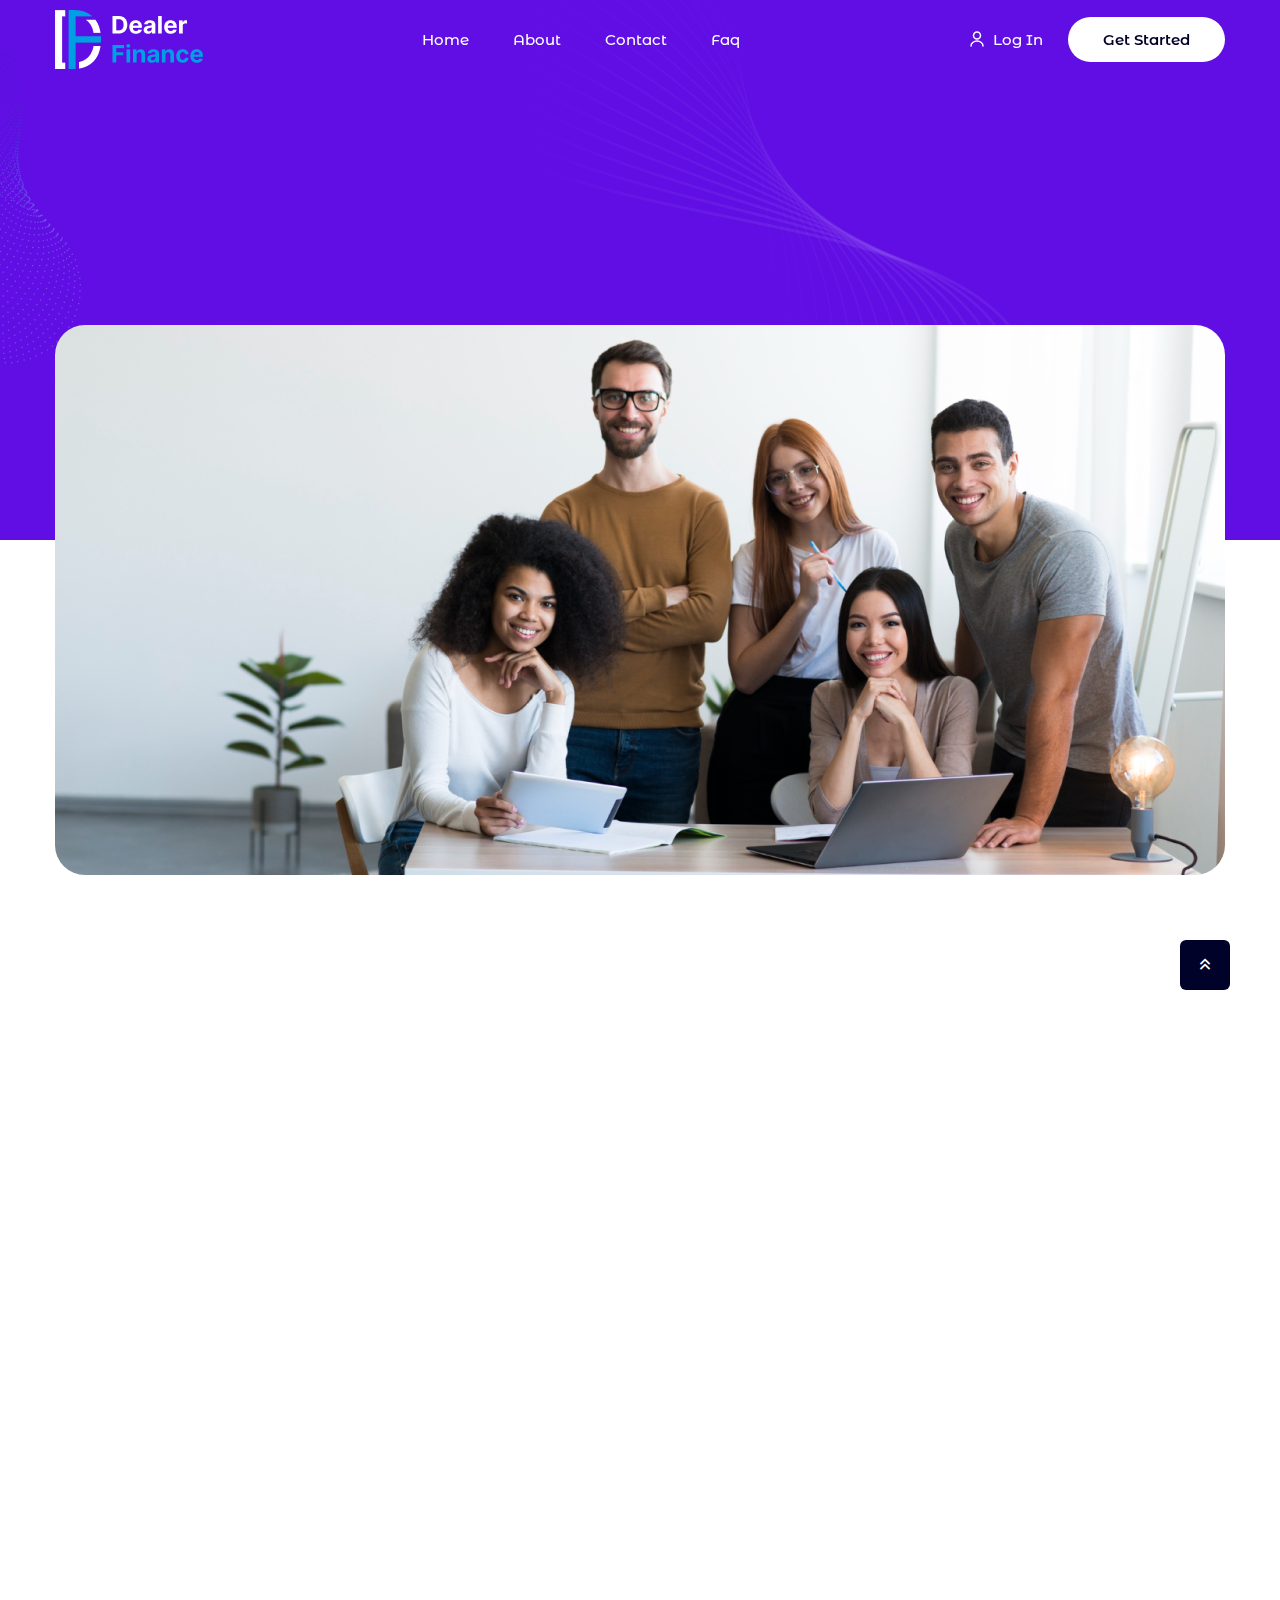
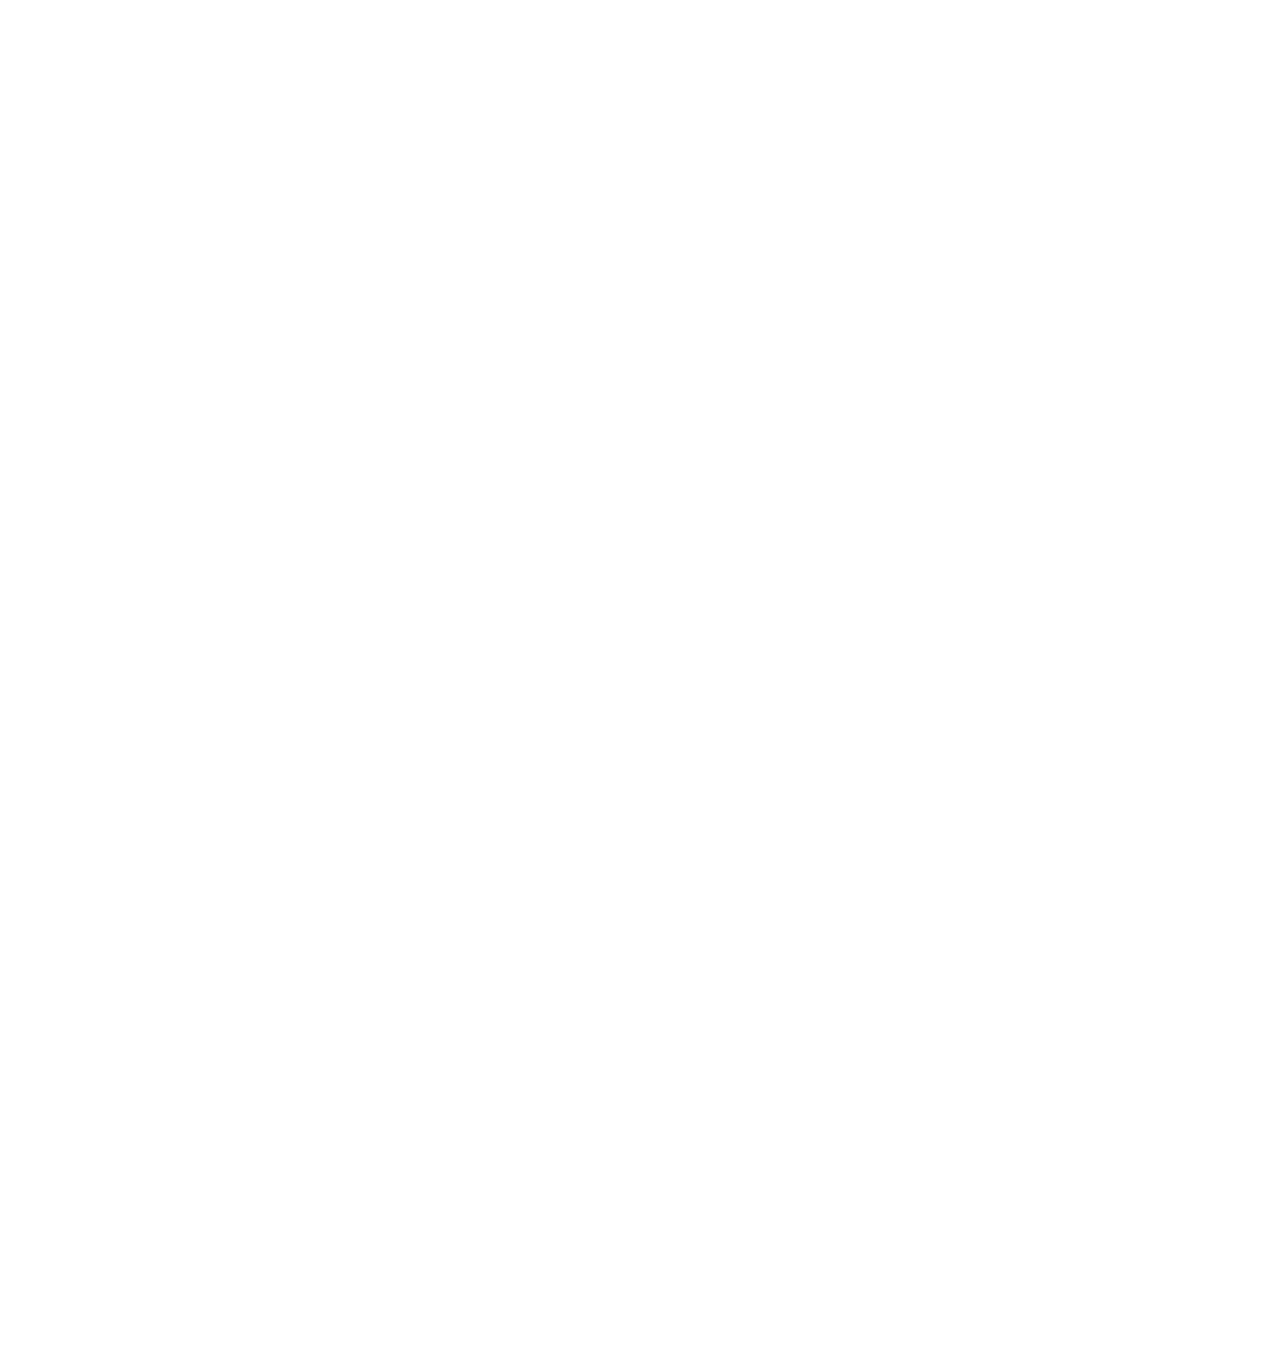
<file: about.html>
<!doctype html>
<html class="no-js" lang="zxx">

<head>
   <meta charset="utf-8">
   <meta http-equiv="x-ua-compatible" content="ie=edge">
   <title>DF - Dealer Finance</title>
   <meta name="description" content="">
   <meta name="viewport" content="width=device-width, initial-scale=1">

   <!-- Place favicon.ico in the root directory -->
   <link rel="shortcut icon" type="image/x-icon" href="assets/img/favicon-df.png">

   <!-- CSS here -->
   <link rel="stylesheet" href="assets/css/bootstrap.min.css">
   <link rel="stylesheet" href="assets/css/animate.css">
   <link rel="stylesheet" href="assets/css/custom-animation.css">
   <link rel="stylesheet" href="assets/css/slick.css">
   <link rel="stylesheet" href="assets/css/nice-select.css">
   <link rel="stylesheet" href="assets/css/flaticon.css">
   <link rel="stylesheet" href="assets/css/swiper-bundle.css">
   <link rel="stylesheet" href="assets/css/meanmenu.css">
   <link rel="stylesheet" href="assets/css/font-awesome-pro.css">
   <link rel="stylesheet" href="assets/css/magnific-popup.css">
   <link rel="stylesheet" href="assets/css/spacing.css">
   <link rel="stylesheet" href="assets/css/style.css">
</head>

<body>

   <!-- preloader -->
   <div id="preloader">
      <div class="preloader">
         <span></span>
         <span></span>
      </div>
   </div>
   <!-- preloader end  -->

   <!-- back-to-top-start  -->
   <button class="scroll-top scroll-to-target" data-target="html">
      <i class="far fa-angle-double-up"></i>
   </button>
   <!-- back-to-top-end  -->

   <!-- Popup container -->
   <div id="popup" class="popup">
      <div class="popup-content">
         <span class="close">&times;</span>
         <!-- <h2>Popup Content</h2> -->
         <img src="assets/img/about/about-5.png" alt="Image">
         <p>Lorem ipsum dolor sit amet, consectetur adipiscing elit.</p>
      </div>
   </div>

   <!-- tp-offcanvus-area-start -->
   <div class="tpoffcanvas-area">
      <div class="tpoffcanvas">
         <div class="tpoffcanvas__close-btn">
            <button class="close-btn"><i class="fal fa-times"></i></button>
         </div>
         <div class="tpoffcanvas__logo text-center">
            <a href="index.html">
               <img src="assets/img/logo/df-logo-white.png" alt="">
            </a>
         </div>
         <div class="mobile-menu"></div>
         <div class="tpoffcanvas__instagram text-center">
            <div class="tpoffcanvas__instagram-title">
               <h4>instagram</h4>
            </div>
            <a href="#"><img src="assets/img/project/project-inner-4.jpg" alt=""></a>
            <a href="#"><img src="assets/img/project/project-inner-5.jpg" alt=""></a>
            <a href="#"><img src="assets/img/project/project-inner-6.jpg" alt=""></a>
            <a href="#"><img src="assets/img/project/project-inner-7.jpg" alt=""></a>
         </div>
         <div class="tpoffcanvas__info text-center">
            <h4 class="offcanva-title">we are here</h4>
            <a href="https://www.google.com/maps/@23.506657,90.3443647,7z" target="_blank">
               27 Division St, New York, <br>
               NY 10002, USA
            </a>
         </div>
         <div class="tpoffcanvas__social">
            <div class="social-icon text-center">
               <a href="#"><i class="fab fa-twitter"></i></a>
               <a href="#"><i class="fab fa-instagram"></i></a>
               <a href="#"><i class="fab fa-facebook-square"></i></a>
               <a href="#"><i class="fab fa-dribbble"></i></a>
            </div>
         </div>
      </div>
   </div>
   <div class="body-overlay"></div>
   <!-- tp-offcanvus-area-end -->

   <header>
      <!-- tp-header-area-start -->
      <div id="header-sticky" class="header-bottom__area header-sticky-bg-2 header-bottom__transparent header-bottom__bdr z-index-5">
         <div class="container">
            <div class="row g-0 align-items-center">
               <div class="col-xxl-2 col-xl-2 col-lg-2 col-md-4 col-6">
                  <div class="header-bottom__logo">
                     <a class="white-logo" href="index.html"><img src="assets/img/logo/df-logo-white.png" alt=""></a>
                     <a class="black-logo" href="index.html"><img src="assets/img/logo/df-logo.png" alt=""></a>
                  </div>
               </div>
               <div class="col-xxl-7 col-xl-7 col-lg-7 d-none d-lg-block">
                  <div class="header-bottom__main-menu header-bottom__main-menu-4 header-bottom__main-menu-inner">
                     <nav id="mobile-menu">
                        <ul>
                           <li>
                              <a href="index.html">Home</a>
                              <!-- <ul class="submenu">
                                 <li><a href="index.html">Data analytics</a></li>
                                 <li><a href="index-2.html">Payment Gateway</a></li>
                                 <li><a href="index-3.html">CRM Software</a></li>
                                 <li><a href="index-4.html">Security Software</a></li>
                                 <li><a href="index-5.html">Saas</a></li>
                              </ul> -->
                           </li>
                           <li>
                              <a href="about.html">About</a>
                           </li>
                           <!-- <li>
                              <a href="#">Page</a>
                              <ul class="submenu">
                                 <li><a href="about.html">About</a></li>
                                 <li><a href="service.html">Service</a></li>
                                 <li><a href="service-details.html">Service Details</a></li>
                                 <li><a href="team.html">Team</a></li>
                                 <li><a href="team-details.html">Team Details</a></li>
                                 <li><a href="career.html">Career</a></li>
                                 <li><a href="career-details.html">Career Details</a></li>
                                 <li><a href="integrations.html">Integrations</a></li>
                                 <li><a href="price.html">Price</a></li>
                                 <li><a href="register.html">Register</a></li>
                                 <li><a href="sign-in.html">Signin</a></li>
                                 <li><a href="404.html">404</a></li>
                              </ul>
                           </li>
                           <li>
                              <a href="project-details.html">Portfoilo</a>
                              <ul class="submenu">
                                 <li><a href="project.html">Project</a></li>
                                 <li><a href="project-details.html">Project Details</a></li>
                              </ul>
                           </li>
                           <li><a href="price.html">Pricing</a></li>
                           <li>
                              <a href="blog-details.html">Blog</a>
                              <ul class="submenu">
                                 <li><a href="blog.html">Blog</a></li>
                                 <li><a href="blog-list.html">Blog List</a></li>
                                 <li><a href="blog-details.html">Blog Details</a></li>
                                 <li><a href="blog-details-2.html">Blog Details 02</a></li>
                              </ul>
                           </li> -->
                           <li><a href="contact.html">Contact</a></li>
                           <li><a href="faq.html">Faq</a></li>
                        </ul>
                     </nav>
                  </div>
               </div>
               <div class="col-xxl-3 col-xl-3 col-lg-3 col-md-8 col-6">
                  <div class="header-bottom__right d-flex align-items-center justify-content-end">
                     <div class="header-bottom__action header-bottom__action-4 d-none d-xl-block">
                        <a class="d-none d-lg-inline-block header-bottom__action-2 border-none" href="register.html">
                           <svg width="14" height="16" viewBox="0 0 14 16" fill="none"
                                 xmlns="http://www.w3.org/2000/svg">
                                 <path
                                    d="M7 8C8.92882 8 10.4924 6.433 10.4924 4.5C10.4924 2.567 8.92882 1 7 1C5.07118 1 3.50757 2.567 3.50757 4.5C3.50757 6.433 5.07118 8 7 8Z"
                                    stroke="currentColor" stroke-width="1.5" stroke-linecap="round" stroke-linejoin="round" />
                                 <path d="M13 15C13 12.291 10.3108 10.1 7 10.1C3.68917 10.1 1 12.291 1 15" stroke="currentColor"
                                    stroke-width="1.5" stroke-linecap="round" stroke-linejoin="round" />
                           </svg>
                           <span>Log In</span>
                        </a>
                     </div>
                     <div class="header-bottom__btn d-flex align-items-center">
                        <a class="tp-btn-white tp-btn-hover alt-color-black d-none d-md-inline-block" href="service-details.html">
                           <span class="white-text">Get Started</span>
                           <b></b>
                        </a>
                        <a class="header-bottom__bar tp-menu-bar d-lg-none" href="#"><i class="fal fa-bars"></i></a>
                     </div>
                  </div>
               </div>
            </div>
         </div>
      </div>
      <!-- tp-header-area-end -->
   </header>


   <div id="smooth-wrapper">
      <div id="smooth-content">

         <main>

            <!-- tp-breadcrumb-area-start -->
            <div class="about-banner-area p-relative">
               <div class="about-shape-1 z-index-3">
                  <img src="assets/img/breadcrumb/breadcrumb-shape-1.png" alt="">
               </div>
               <div class="about-shape-2 z-index-3">
                  <img src="assets/img/breadcrumb/breadcrumb-shape-2.png" alt="">
               </div>
               <div class="about-banner p-relative z-index fix">
                  <div class="container">
                     <div class="row">
                        <div class="col-xl-12">
                           <div class="about-banner-content z-index-5">
                              <!-- <h4 class="about-banner-title" data-parallax='{"y": 1000, "smoothness": 10}'>
                                 <span>About</span> <br>
                                 <span>Softec</span>
                              </h4> -->
                           </div>
                        </div>
                     </div>
                  </div>
               </div>
            </div>
            <!-- tp-breadcrumb-area-end -->

            <!-- tp-breadcrumb-header-area-start -->
            <div class="about-img-area mb-100 z-index-3">
               <div class="container">
                  <div class="row">
                     <div class="col-12">
                        <div class="about-img about-img-height p-relative" data-background="assets/img/about/about-hero-img.png">
                           <div class="about-img-content">
                              <!-- <h4 class="about-img-title" data-parallax='{"y": 1000, "smoothness": 10}'>
                                 <span>About</span> <br>
                                 <span>Softec</span>
                              </h4> -->
                           </div>
                        </div>
                     </div>
                  </div>
               </div>
            </div>
            <!-- tp-breadcrumb-header-area-end -->


            <!--ab-brand-area-start -->
            <!-- <div class="ab-brand-area">
               <div class="container">
                  <div class="ab-brand-border-bottom pb-90">
                     <div class="row">
                        <div class="col-12">
                           <div class="ab-brand-section-box text-center mb-50">
                              <h4 class="ab-brand-title">Integreer Makkelijk Met Bekende Portalen </h4>
                              <p>Activeer DealerFinance in een paar klikken en verhoog uw omzet! </p>
                           </div>
                        </div>
                     </div>
                     <div class="row justify-content-center">
                        <div class="col-xl-10">
                           <div class="row row-cols-2 row-cols-sm-3 row-cols-md-4 row-cols-lg-5 justify-content-center">
                              <div class="col wow tpfadeUp" data-wow-duration=".9s" data-wow-delay=".2s">
                                 <div class="ab-brand-item mb-25">
                                    <img src="assets/img/brand/brand-inner-1.png" alt="">
                                 </div>
                              </div>
                              <div class="col wow tpfadeUp" data-wow-duration=".9s" data-wow-delay=".4s">
                                 <div class="ab-brand-item mb-25">
                                    <img src="assets/img/brand/brand-inner-2.png" alt="">
                                 </div>
                              </div>
                              <div class="col wow tpfadeUp" data-wow-duration=".9s" data-wow-delay=".6s">
                                 <div class="ab-brand-item mb-25">
                                    <img src="assets/img/brand/brand-inner-3.png" alt="">
                                 </div>
                              </div>
                              <div class="col wow tpfadeUp" data-wow-duration=".9s" data-wow-delay=".8s">
                                 <div class="ab-brand-item mb-25">
                                    <img src="assets/img/brand/brand-inner-4.png" alt="">
                                 </div>
                              </div>
                              <div class="col wow tpfadeUp" data-wow-duration=".9s" data-wow-delay=".9s">
                                 <div class="ab-brand-item mb-25">
                                    <img src="assets/img/brand/brand-inner-5.png" alt="">
                                 </div>
                              </div>
                              <div class="col wow tpfadeUp" data-wow-duration=".9s" data-wow-delay="1s">
                                 <div class="ab-brand-item mb-25">
                                    <img src="assets/img/brand/brand-inner-6.png" alt="">
                                 </div>
                              </div>
                              <div class="col wow tpfadeUp" data-wow-duration=".9s" data-wow-delay="1.1s">
                                 <div class="ab-brand-item mb-25">
                                    <img src="assets/img/brand/brand-inner-7.png" alt="">
                                 </div>
                              </div>
                              <div class="col wow tpfadeUp" data-wow-duration=".9s" data-wow-delay="1.2s">
                                 <div class="ab-brand-item mb-25">
                                    <img src="assets/img/brand/brand-inner-8.png" alt="">
                                 </div>
                              </div>
                              <div class="col wow tpfadeUp" data-wow-duration=".9s" data-wow-delay="1.3s">
                                 <div class="ab-brand-item mb-25">
                                    <img src="assets/img/brand/brand-inner-9.png" alt="">
                                 </div>
                              </div>
                           </div>
                        </div>
                     </div>
                  </div>
               </div>
            </div> -->
            <!--ab-brand-area-end -->

            <section class="story-section">
               <div class="container">
                  <div class="row">
                     <div class="col-sm-6">
                        <img src="assets/img/faq/va.png" alt="">
                     </div>
                     <div class="col-sm-6">
                        <h1>Met Dealer Finance ben je 24/7 bereikbaar en wordt elke beller een lead.</h1>
                        <p>
                           Ondanks chatbots, online formulieren en WhatsApp, pakken de meeste klanten nog steeds het liefst de telefoon. Digital assistent Max neemt altijd de telefoon op. Hij registreert bellers en plant fysieke en telefonische afspraken in voor sales en werkplaats. Ook buiten kantooruren.
                           Dealers verhogen omzet door altijd telefonisch bereikbaar te zijn.
                        </p>
                        <a href="#">Learn more</a>
                     </div>
                  </div>
               </div>
            </section>

            <!-- tp-integration-area-start -->
            <div class="tp-intigration-area tp-intigration-five-space fix logo-section">
               <div class="container">
                  <div class="row">
                     <div class="col-12">
                        <div class="tp-intigration-five-wrapper p-relative">
                           <div class="tp-intigration-five-section-box text-center">
                              <h3 class="tp-section-title-5 pb-10 text-black"><span>Integreer</span> <br>Makkelijk Met Bekende Portalen</h3>
                              <p>Activeer DealerFinance in een paar klikken en verhoog uw omzet! </p>
                              <div class="tp-intigration-five-btn">
                                 <button id="openPopup" class="tp-btn-blue-lg purple-bg circle-effect-black">Probeer het uit </button>
                              </div>
                           </div>

                           

                           <div class="tp-intigration-five-circle-img-1 tp-zoom-thumb d-none d-lg-block">
                              <img src="assets/img/feature/bl1.png" alt="">
                           </div>
                           <div class="tp-intigration-five-circle-img-2 tp-zoom-thumb d-md-block">
                              <img src="assets/img/feature/bl4.png" alt="">
                           </div>
                           <div class="tp-intigration-five-circle-img-3 tp-zoom-thumb d-lg-block">
                              <img src="assets/img/feature/bl3.png" alt="">
                           </div>
                           <div class="tp-intigration-five-circle-img-4 tp-zoom-thumb d-md-block">
                              <img src="assets/img/feature/bl8.png" alt="">
                           </div>
                           <div class="tp-intigration-five-circle-img-5 tp-zoom-thumb d-md-block">
                              <img src="assets/img/feature/bl6-2.png" alt="">
                           </div>
                           <div class="tp-intigration-five-circle-img-6 tp-zoom-thumb d-lg-block">
                              <img src="assets/img/feature/bl2.png" alt="">
                           </div>
                           <!-- <div class="tp-intigration-five-circle-img-7 tp-zoom-thumb d-lg-block">
                              <img src="assets/img/feature/fea-circle-5-7.png" alt="">
                           </div> -->
                           <div class="tp-intigration-five-circle-img-8 tp-zoom-thumb d-lg-block">
                              <img src="assets/img/feature/bl9.png" alt="">
                           </div>
                           <div class="tp-intigration-five-circle-img-9 tp-zoom-thumb d-md-block">
                              <img src="assets/img/feature/bl7.png" alt="">
                           </div>
                           <div class="tp-intigration-five-circle-img-10 tp-zoom-thumb d-md-block">
                              <img src="assets/img/feature/bl5.png" alt="">
                           </div>
                           <div class="tp-intigration-five-circle-img-11 tp-zoom-thumb">
                              <img src="assets/img/feature/fea-circle-5-11.png" alt="">
                           </div>
                           <div class="tp-intigration-five-circle-img-12 tp-zoom-thumb">
                              <img src="assets/img/feature/fea-circle-5-12.png" alt="">
                           </div>
                           <div class="tp-intigration-five-circle-img-13 tp-zoom-thumb">
                              <img src="assets/img/feature/fea-circle-5-13.png" alt="">
                           </div>
                           <div class="tp-intigration-five-circle-img-14 tp-zoom-thumb">
                              <img src="assets/img/feature/fea-circle-5-14.png" alt="">
                           </div>
                        </div>
                     </div>
                  </div>
               </div>
            </div>
            <!-- tp-integration-area-end -->

            <!-- tp-cta-area-start -->
            <div class="tp-cta-area p-relative">
               <div class="tp-cta-grey-bg grey-bg-2"></div>
               <div class="container">
                  <div class="row">
                     <div class="col-12">
                        <div class="tp-cta-bg" data-background="assets/img/cta/cta-bg.jpg">
                           <div class="tp-cta-content text-center">
                              <h3 class="tp-section-title-lg text-white">Bel Vrijblijvend Met Job! </h3>
                              <p>Job staat 24/7 klaar om uw omzet te verhogen! Laat uw klanten niet lopen.</p>
                              <a class="tp-btn-green">Bel Job!</a>
                           </div>
                        </div>
                     </div>
                  </div>
               </div>
            </div>
            <!-- tp-cta-area-end -->

         </main>

         <footer>
            <!-- tp-footer-area-start -->
            <div class="tp-footer__pl-pr grey-bg-2 pt-105">
               <div class="tp-footer__area p-relative tp-footer__tp-border-bottom">
                  <div class="tp-footer__shape-1 d-none d-xxl-block">
                     <img src="assets/img/footer/footer-inner-1.png" alt="">
                  </div>
                  <div class="tp-footer__shape-2 d-none d-xxl-block">
                     <img src="assets/img/footer/footer-inner-2.png" alt="">
                  </div>
                  <div class="container">
                     <div class="row">
                        <div class="col-xl-3 col-lg-3 col-md-6 pb-30">
                           <div class="tp-footer__widget tp-footer__input-inner footer-widget-3 footer-col-3-1">
                              <div class="tp-footer__logo mb-25">
                                 <a href="index.html">
                                    <img src="assets/img/logo/df-logo.png" alt="">
                                 </a>
                              </div>
                              <div class="tp-footer__contact-info">
                                 <!-- <p>Build a modern and creative website with crealand</p> -->
                                 <ul>
                                    <li>
                                       <span>
                                          <svg width="24" height="24" viewBox="0 0 24 24" fill="none" xmlns="http://www.w3.org/2000/svg">
                                             <path d="M13.2906 0.249174C12.878 0.211673 12.5132 0.51568 12.4757 0.928192C12.4382 1.3407 12.7422 1.70551 13.1548 1.74301L13.2906 0.249174ZM22.2533 10.8416C22.2908 11.2541 22.6556 11.5581 23.0681 11.5206C23.4806 11.4831 23.7846 11.1183 23.7471 10.7058L22.2533 10.8416ZM13.2227 0.996094C13.1548 1.74301 13.1543 1.74298 13.1539 1.74294C13.1538 1.74293 13.1534 1.74289 13.1532 1.74287C13.1527 1.74283 13.1523 1.74279 13.1519 1.74275C13.1511 1.74267 13.1505 1.74261 13.15 1.74256C13.149 1.74247 13.1487 1.74243 13.1491 1.74247C13.1497 1.74254 13.1529 1.74289 13.1585 1.74361C13.1698 1.74506 13.191 1.74798 13.2216 1.75308C13.2827 1.76327 13.3816 1.78217 13.5144 1.81537C13.7798 1.88173 14.1816 2.0054 14.6902 2.23144C15.7057 2.68274 17.157 3.54668 18.8033 5.19301L19.864 4.13235C18.0881 2.35653 16.484 1.38718 15.2994 0.860723C14.7081 0.597886 14.2238 0.446563 13.8782 0.360151C13.7054 0.316962 13.5674 0.290028 13.4682 0.273485C13.4186 0.265215 13.3786 0.259543 13.3488 0.255735C13.334 0.253832 13.3216 0.252394 13.3119 0.251331C13.307 0.2508 13.3028 0.250362 13.2992 0.250006C13.2975 0.249828 13.2959 0.249671 13.2944 0.249533C13.2937 0.249464 13.293 0.249399 13.2924 0.249339C13.292 0.24931 13.2916 0.249268 13.2914 0.249253C13.291 0.249213 13.2906 0.249174 13.2227 0.996094ZM18.8033 5.19301C20.4496 6.83934 21.3136 8.29066 21.7649 9.30608C21.9909 9.81467 22.1146 10.2165 22.181 10.482C22.2141 10.6148 22.233 10.7136 22.2432 10.7747C22.2483 10.8053 22.2513 10.8265 22.2527 10.8378C22.2534 10.8434 22.2538 10.8466 22.2538 10.8473C22.2539 10.8476 22.2538 10.8473 22.2538 10.8463C22.2537 10.8459 22.2536 10.8452 22.2536 10.8444C22.2535 10.844 22.2535 10.8436 22.2534 10.8431C22.2534 10.8429 22.2534 10.8425 22.2534 10.8424C22.2533 10.842 22.2533 10.8416 23.0002 10.7737C23.7471 10.7058 23.7471 10.7053 23.7471 10.7049C23.747 10.7047 23.747 10.7043 23.747 10.704C23.7469 10.7033 23.7469 10.7026 23.7468 10.7019C23.7466 10.7005 23.7465 10.6988 23.7463 10.6971C23.746 10.6935 23.7455 10.6893 23.745 10.6844C23.7439 10.6747 23.7425 10.6624 23.7406 10.6475C23.7368 10.6177 23.7311 10.5778 23.7228 10.5281C23.7063 10.4289 23.6794 10.2909 23.6362 10.1182C23.5498 9.77251 23.3984 9.28826 23.1356 8.69687C22.6091 7.51234 21.6398 5.90817 19.864 4.13235L18.8033 5.19301Z" fill="#595B62"/>
                                             <path d="M13.6816 4.59526C13.2834 4.48147 12.8682 4.71209 12.7544 5.11037C12.6406 5.50864 12.8713 5.92376 13.2695 6.03755L13.6816 4.59526ZM17.9398 10.7078C18.0536 11.1061 18.4687 11.3367 18.867 11.2229C19.2652 11.1091 19.4959 10.694 19.3821 10.2957L17.9398 10.7078ZM13.4756 5.31641C13.2695 6.03755 13.2692 6.03745 13.2689 6.03735C13.2688 6.03732 13.2684 6.03723 13.2682 6.03716C13.2678 6.03704 13.2674 6.03692 13.267 6.03681C13.2662 6.03658 13.2655 6.03638 13.2648 6.03619C13.2636 6.03581 13.2626 6.03552 13.2619 6.03531C13.2605 6.03489 13.2603 6.03481 13.2612 6.03511C13.2631 6.03569 13.2695 6.03778 13.2803 6.04163C13.302 6.04932 13.3415 6.0641 13.3976 6.08814C13.5097 6.13618 13.6887 6.22145 13.9254 6.36154C14.3984 6.64147 15.1051 7.14237 15.97 8.00729L17.0307 6.94663C16.0808 5.99669 15.2751 5.41731 14.6894 5.07068C14.3968 4.89749 14.1599 4.7829 13.9884 4.70942C13.9027 4.67269 13.8335 4.64628 13.7819 4.62798C13.7561 4.61884 13.7348 4.61172 13.718 4.60636C13.7096 4.60368 13.7024 4.60143 13.6963 4.5996C13.6933 4.59868 13.6905 4.59786 13.6881 4.59714C13.6869 4.59678 13.6857 4.59644 13.6846 4.59613C13.6841 4.59597 13.6836 4.59582 13.6831 4.59568C13.6828 4.59561 13.6825 4.5955 13.6823 4.59547C13.682 4.59536 13.6816 4.59526 13.4756 5.31641ZM15.97 8.00729C16.835 8.87222 17.3359 9.57894 17.6158 10.0519C17.7559 10.2886 17.8411 10.4677 17.8892 10.5798C17.9132 10.6359 17.928 10.6753 17.9357 10.697C17.9396 10.7079 17.9416 10.7143 17.9422 10.7161C17.9425 10.717 17.9424 10.7168 17.942 10.7154C17.9418 10.7147 17.9415 10.7138 17.9411 10.7125C17.941 10.7118 17.9407 10.7111 17.9405 10.7104C17.9404 10.71 17.9403 10.7096 17.9402 10.7091C17.9401 10.7089 17.94 10.7086 17.94 10.7085C17.9399 10.7081 17.9398 10.7078 18.6609 10.5017C19.3821 10.2957 19.382 10.2953 19.3819 10.295C19.3818 10.2949 19.3817 10.2945 19.3816 10.2943C19.3815 10.2937 19.3814 10.2932 19.3812 10.2927C19.3809 10.2916 19.3805 10.2905 19.3802 10.2892C19.3795 10.2868 19.3787 10.284 19.3777 10.281C19.3759 10.2749 19.3737 10.2677 19.371 10.2593C19.3656 10.2425 19.3585 10.2212 19.3493 10.1954C19.331 10.1438 19.3046 10.0746 19.2679 9.9889C19.1944 9.81744 19.0798 9.58057 18.9067 9.28794C18.56 8.70224 17.9806 7.89658 17.0307 6.94663L15.97 8.00729Z" fill="#595B62"/>
                                             <path d="M9.17234 6.47135L8.51742 6.83685V6.83685L9.17234 6.47135ZM8.37912 5.05003L7.7242 5.41552V5.41552L8.37912 5.05003ZM1.75747 8.27682C1.77316 7.8629 1.45034 7.51464 1.03642 7.49895C0.622503 7.48326 0.274237 7.80608 0.258546 8.22L1.75747 8.27682ZM5.48265 18.5139L6.01298 17.9836L5.48265 18.5139ZM9.58533 14.4112L10.1157 13.8809L9.58533 14.4112ZM17.5252 14.8242L17.1597 15.4791L17.5252 14.8242ZM18.9465 15.6174L19.312 14.9625L18.9465 15.6174ZM15.7481 22.9885L15.7765 23.738L15.7481 22.9885ZM19.4097 21.117L19.94 21.6474L19.4097 21.117ZM2.34917 4.05656C2.05628 4.34945 2.05628 4.82432 2.34917 5.11722C2.64206 5.41011 3.11694 5.41011 3.40983 5.11722L2.34917 4.05656ZM12.2065 21.8003C11.8083 21.6861 11.393 21.9163 11.2788 22.3145C11.1646 22.7127 11.3949 23.128 11.793 23.2422L12.2065 21.8003ZM7.92664 21.4669C8.27472 21.6914 8.73891 21.5912 8.96344 21.2431C9.18796 20.895 9.08779 20.4309 8.73971 20.2063L7.92664 21.4669ZM8.47337 10.5641L9.00372 11.0944L8.47337 10.5641ZM8.47337 10.5641L9.00371 11.0944L8.47337 10.5641ZM13.4324 15.5232L12.9022 14.9927L13.4324 15.5232ZM13.4325 15.5231L13.9628 16.0535L13.4325 15.5231ZM9.82725 6.10585L9.03403 4.68453L7.7242 5.41552L8.51742 6.83685L9.82725 6.10585ZM0.258546 8.22C0.163585 10.7249 0.808273 14.9002 4.95232 19.0442L6.01298 17.9836C2.21135 14.1819 1.67561 10.4361 1.75747 8.27682L0.258546 8.22ZM10.1157 13.8809C8.97185 12.7371 8.83028 11.9694 8.84863 11.5946C8.86791 11.201 9.07325 11.0249 9.00372 11.0944L7.94302 10.0338C7.87337 10.1035 7.39499 10.6112 7.35043 11.5212C7.30494 12.4501 7.71941 13.6059 9.055 14.9415L10.1157 13.8809ZM17.1597 15.4791L18.581 16.2723L19.312 14.9625L17.8907 14.1693L17.1597 15.4791ZM9.055 14.9415C10.3902 16.2768 11.5458 16.6914 12.4746 16.6461C13.3846 16.6018 13.8925 16.1237 13.9626 16.0537L12.9022 14.9927C12.9715 14.9235 12.7953 15.1287 12.4016 15.1479C12.0267 15.1662 11.2592 15.0244 10.1157 13.8809L9.055 14.9415ZM18.8793 20.5867C17.918 21.548 16.8344 22.1968 15.7197 22.2391L15.7765 23.738C17.4326 23.6752 18.8553 22.732 19.94 21.6474L18.8793 20.5867ZM18.581 16.2723C20.0065 17.0679 20.2947 19.1714 18.8793 20.5867L19.94 21.6474C21.9296 19.6578 21.7603 16.3288 19.312 14.9625L18.581 16.2723ZM13.9628 16.0535C14.8811 15.1352 16.2031 14.9453 17.1597 15.4791L17.8907 14.1693C16.282 13.2715 14.2387 13.6562 12.9021 14.9928L13.9628 16.0535ZM9.03403 4.68453C7.6677 2.23628 4.33875 2.06698 2.34917 4.05656L3.40983 5.11722C4.82517 3.70188 6.92867 3.99006 7.7242 5.41552L9.03403 4.68453ZM9.00371 11.0944C10.3403 9.75784 10.7251 7.71459 9.82725 6.10585L8.51742 6.83685C9.05129 7.79345 8.86133 9.1155 7.94304 10.0338L9.00371 11.0944ZM15.7197 22.2391C14.7923 22.2742 13.5816 22.1945 12.2065 21.8003L11.793 23.2422C13.3423 23.6864 14.7141 23.7783 15.7765 23.738L15.7197 22.2391ZM8.73971 20.2063C7.85142 19.6334 6.93498 18.9056 6.01298 17.9836L4.95232 19.0442C5.94723 20.0391 6.94627 20.8345 7.92664 21.4669L8.73971 20.2063ZM9.00372 11.0944L9.00371 11.0944L7.94304 10.0338L7.94302 10.0338L9.00372 11.0944ZM13.9626 16.0537L13.9628 16.0535L12.9021 14.9928L12.9022 14.9927L13.9626 16.0537Z" fill="#595B62"/>
                                          </svg>
                                       </span>
                                       <a class="first-child" href="tel:+806(000)8899">+806 (000) 88 99</a>
                                    </li>
                                    <li>
                                       <span>
                                          <svg width="18" height="18" viewBox="0 0 18 18" fill="none" xmlns="http://www.w3.org/2000/svg">
                                             <path d="M6.6 8.99531C6.6 9.43714 6.24183 9.79531 5.8 9.79531C5.35817 9.79531 5 9.43714 5 8.99531C5 8.55348 5.35817 8.19531 5.8 8.19531C6.24183 8.19531 6.6 8.55348 6.6 8.99531Z" fill="#595B62"/>
                                             <path d="M9.8 8.99531C9.8 9.43714 9.44183 9.79531 9 9.79531C8.55817 9.79531 8.2 9.43714 8.2 8.99531C8.2 8.55348 8.55817 8.19531 9 8.19531C9.44183 8.19531 9.8 8.55348 9.8 8.99531Z" fill="#595B62"/>
                                             <path d="M13 8.99531C13 9.43714 12.6418 9.79531 12.2 9.79531C11.7582 9.79531 11.4 9.43714 11.4 8.99531C11.4 8.55348 11.7582 8.19531 12.2 8.19531C12.6418 8.19531 13 8.55348 13 8.99531Z" fill="#595B62"/>
                                             <path d="M13 2.06635C11.8233 1.38567 10.4571 0.996094 9 0.996094C4.58172 0.996094 1 4.57782 1 8.99609C1 10.2758 1.30049 11.4854 1.83477 12.5581C1.97675 12.8431 2.02401 13.1689 1.94169 13.4766L1.46521 15.2574C1.25836 16.0305 1.96561 16.7377 2.73868 16.5309L4.51951 16.0544C4.82715 15.9721 5.15297 16.0193 5.43802 16.1613C6.51069 16.6956 7.72025 16.9961 9 16.9961C13.4183 16.9961 17 13.4144 17 8.99609C17 7.53895 16.6104 6.17279 15.9297 4.99609" stroke="#595B62" stroke-width="1.5" stroke-linecap="round"/>
                                          </svg>   
                                       </span>
                                       <a href="mailto:contact@info.com">contact@info.com</a>
                                    </li>
                                 </ul>
                              </div>
                           </div>
                        </div>
                        <div class="col-xl-3 col-lg-3 col-md-6 pb-30">
                           <div class="tp-footer__widget tp-footer__widget-inner footer-widget-3 footer-col-3-2">
                              <h4 class="tp-footer__widget-title">Dealer Finance</h4>
                              <div class="tp-footer__content">
                                 <ul>
                                    <li><a>Pastoor Kampstraat 11A</a></li>
                                    <li><a>5176NP De Moer</a></li>
                                    <li><a>KVK</a></li>
                                    <li><a>BTW</a></li>
                                 </ul>
                              </div>
                           </div>
                        </div>
                        <div class="col-xl-2 col-lg-2 col-md-6 pb-30">
                           <div class="tp-footer__widget tp-footer__widget-inner footer-widget-3 footer-col-3-3">
                              <h4 class="tp-footer__widget-title">Zie ook</h4>
                              <div class="tp-footer__content">
                                 <ul>
                                    <li><a href="#video-sec">Hoe werkt het</a></li>
                                    <li><a href="#review-sec">Reviews</a></li>
                                    <li><a href="#logoSec">Integreer</a></li>
                                    <li><a href="contact.html">Contact</a></li>
                                 </ul>
                              </div>
                           </div>
                        </div>
                        <div class="col-xl-4 col-lg-4 col-md-6 pb-30 z-index-3">
                           <div class="tp-footer__widget tp-footer__input-inner footer-widget-3 footer-col-3-4">
                              <h4 class="tp-footer__widget-title">Reach Out To Us</h4>
                              
                              <div class="tp-footer__social-3">
                                 <h4>Social media</h4>
                                 <a href="#"><i class="fab fa-facebook-f"></i></a>
                                 <a href="#"><i class="fab fa-twitter"></i></a>
                                 <a href="#"><i class="fab fa-instagram"></i></a>
                                 <a href="#"><i class="fab fa-pinterest"></i></a>
                              </div>
                           </div>
                        </div>
                     </div>
                  </div>
               </div>
               <div class="tp-copyright__area pt-20 pb-20">
                  <div class="container">
                     <div class="row justify-content-center">
                        <div class="col-xl-4 col-lg-6 col-md-6">
                           <div class="tp-copyright__text tp-copyright__text-3 text-center">
                              <span>Copyright & Design – 2024</span>
                           </div>
                        </div>
                     </div>
                  </div>
               </div>
            </div>
            <!-- tp-footer-area-end -->
         </footer>

   </div>
   </div>

   <script src="assets/js/jquery.js"></script>
   <script src="assets/js/waypoints.js"></script>
   <script src="assets/js/bootstrap.bundle.min.js"></script>
   <script src="assets/js/slick.min.js"></script>
   <script src="assets/js/magnific-popup.js"></script>
   <script src="assets/js/counterup.js"></script>
   <script src="assets/js/wow.js"></script>
   <script src="assets/js/nice-select.js"></script>
   <script src="assets/js/swiper-bundle.js"></script>
   <script src="assets/js/meanmenu.js"></script>
   <script src="assets/js/tilt.jquery.js"></script>
   <script src="assets/js/isotope-pkgd.js"></script>
   <script src="assets/js/imagesloaded-pkgd.js"></script>
   <script src="assets/js/ajax-form.js"></script>
   <script src="assets/js/gsap.min.js"></script>
   <script src="assets/js/ScrollTrigger.min.js"></script>
   <script src="assets/js/ScrollSmoother.min.js"></script>
   <script src="assets/js/parallax-scroll.js"></script>
   <script src="assets/js/split-text.min.js"></script>
   <script src="assets/js/main.js"></script>



</body>

</html>
</file>
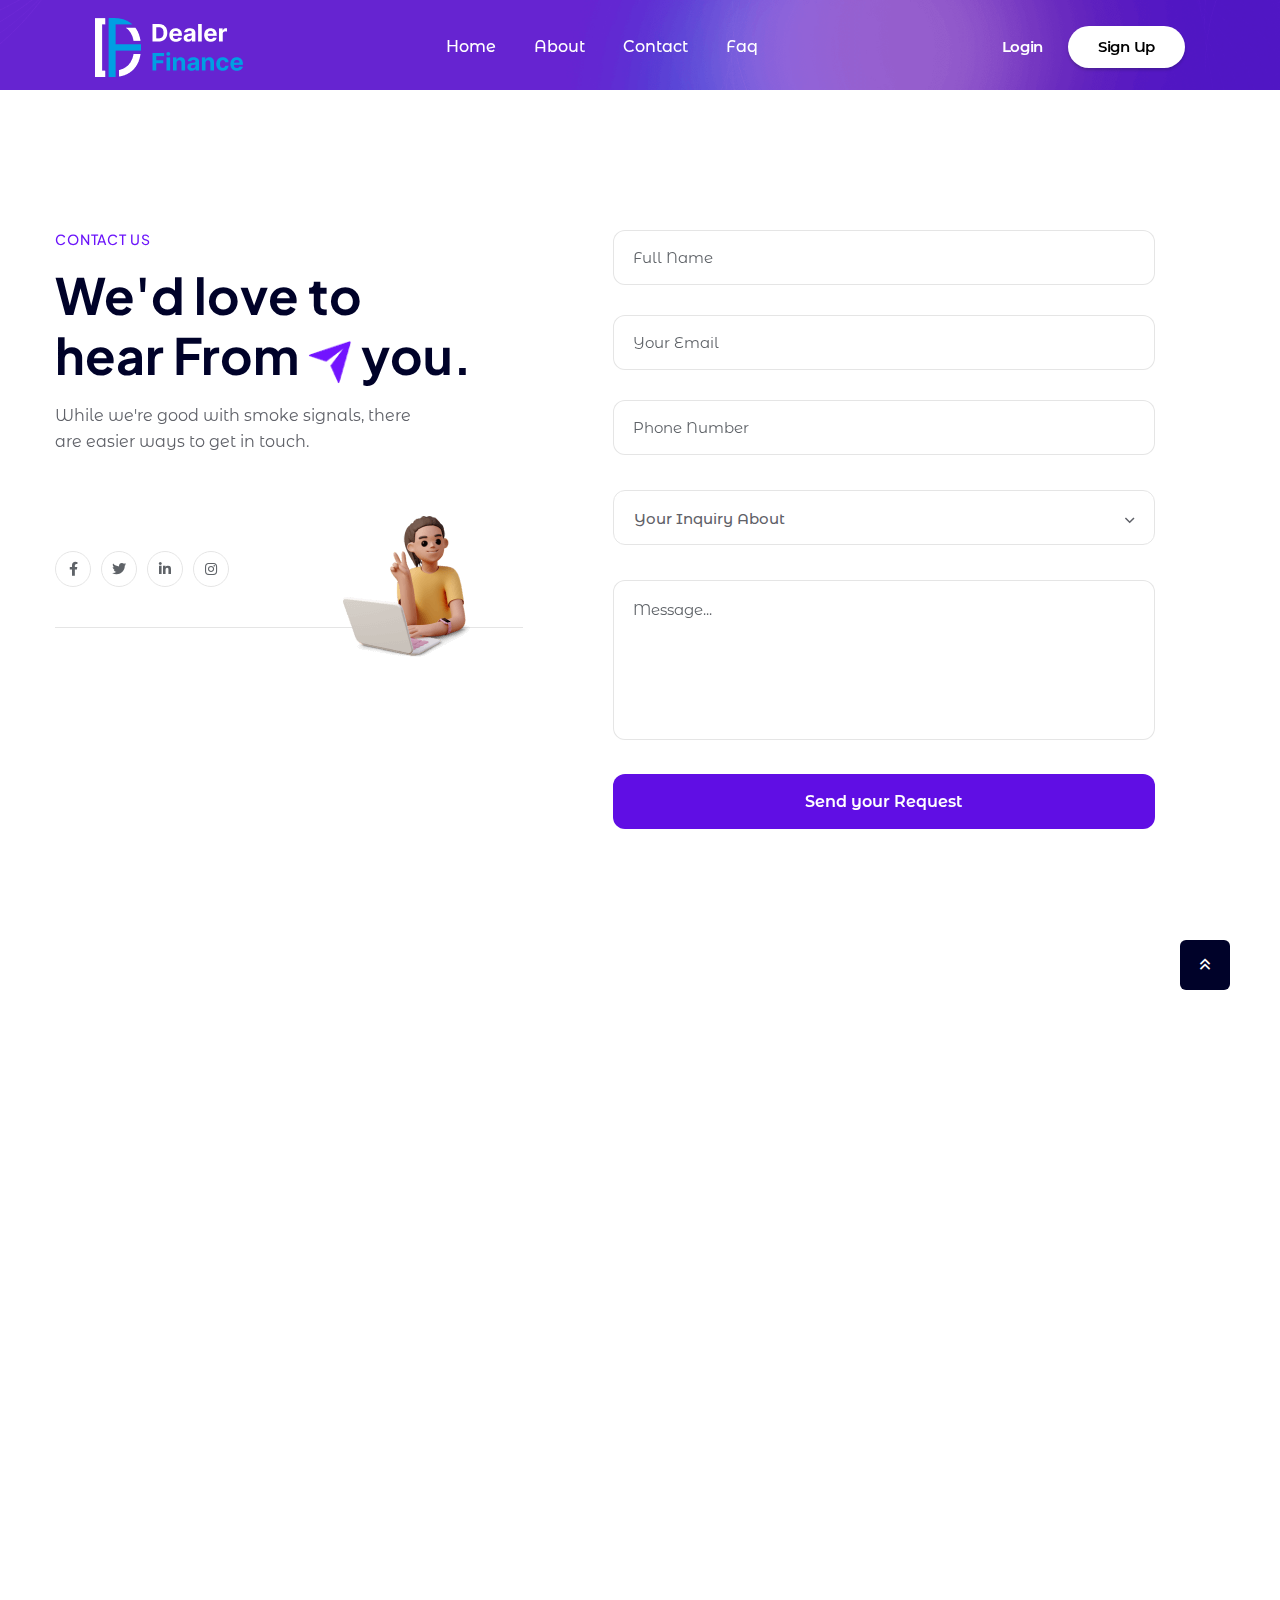
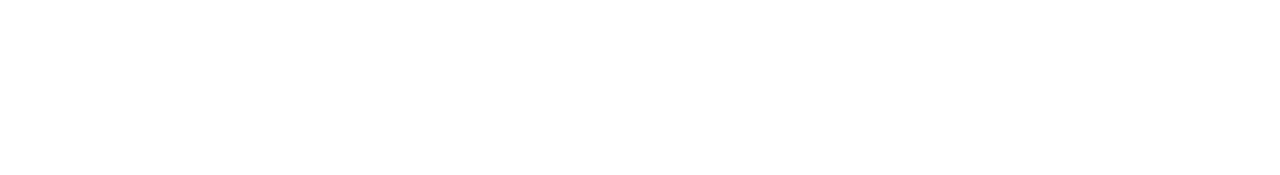
<file: contact.html>
<!doctype html>
<html class="no-js" lang="zxx">

<head>
   <meta charset="utf-8">
   <meta http-equiv="x-ua-compatible" content="ie=edge">
   <title>DF - Dealer Finance</title>
   <meta name="description" content="">
   <meta name="viewport" content="width=device-width, initial-scale=1">

   <!-- Place favicon.ico in the root directory -->
   <link rel="shortcut icon" type="image/x-icon" href="assets/img/favicon-df.png">

   <!-- CSS here -->
   <link rel="stylesheet" href="assets/css/bootstrap.min.css">
   <link rel="stylesheet" href="assets/css/animate.css">
   <link rel="stylesheet" href="assets/css/custom-animation.css">
   <link rel="stylesheet" href="assets/css/slick.css">
   <link rel="stylesheet" href="assets/css/nice-select.css">
   <link rel="stylesheet" href="assets/css/flaticon.css">
   <link rel="stylesheet" href="assets/css/swiper-bundle.css">
   <link rel="stylesheet" href="assets/css/meanmenu.css">
   <link rel="stylesheet" href="assets/css/font-awesome-pro.css">
   <link rel="stylesheet" href="assets/css/magnific-popup.css">
   <link rel="stylesheet" href="assets/css/spacing.css">
   <link rel="stylesheet" href="assets/css/style.css">
</head>

<body>



   <!-- preloader -->
   <div id="preloader">
      <div class="preloader">
         <span></span>
         <span></span>
      </div>
   </div>
   <!-- preloader end  -->

   <!-- back-to-top-start  -->
   <button class="scroll-top scroll-to-target tp-style-green" data-target="html">
      <i class="far fa-angle-double-up"></i>
   </button>
   <!-- back-to-top-end  -->

   <!-- Popup container -->
   <div id="popup" class="popup">
      <div class="popup-content">
         <span class="close">&times;</span>
         <!-- <h2>Popup Content</h2> -->
         <img src="assets/img/about/about-5.png" alt="Image">
         <p>Lorem ipsum dolor sit amet, consectetur adipiscing elit.</p>
      </div>
   </div>

      <header class="tp-header-height">
         <!-- tp-header-area-start -->
         <div id="header-sticky" class="tp-header-2__area header-sticky-bg-2 tp-header-2__transparent tp-header-2__plr z-index-3">
            <div class="container-fluid g-0">
               <div class="row g-0 align-items-center">
                  <div class="col-xl-2 col-lg-2 col-md-6 col-6">
                     <div class="tp-header-2__logo">
                        <a class="white-logo" href="index.html"><img src="assets/img/logo/df-logo-white.png" alt=""></a>
                        <a class="black-logo" href="index.html"><img src="assets/img/logo/df-logo.png" alt=""></a>
                     </div>
                  </div>
                  <div class="col-xl-7 col-lg-7 d-none d-lg-block">
                     <div class="tp-header-2__main-menu text-center">
                        <nav id="mobile-menu">
                           <ul>
                              <li>
                                 <a href="index.html">Home</a>
                              </li>
                              <li>
                                 <a href="about.html">About</a>
                              </li>
                              <li><a href="contact.html">Contact</a></li>
                              <li><a href="faq.html">Faq</a></li>
                           </ul>
                        </nav>
                     </div>
                  </div>
                  <div class="col-xl-3 col-lg-3 col-md-6 col-6">
                     <div class="tp-header-2__right d-flex align-items-center justify-content-end">
                        <a class="tp-header-2__login d-none d-md-block" href="register.html">Login</a>
                        <a id="get-started" class="tp-btn-green-sm d-none d-md-block" href="sign-in.html">Sign Up</a>
                        <a class="header-bottom__bar tp-menu-bar d-lg-none" href="javascript:void(0)"><i class="fal fa-bars"></i></a>
                     </div>
                  </div>
               </div>
            </div>
         </div>
         <!-- tp-header-area-end -->
      </header>

   <!-- tp-offcanvus-area-start -->
   <div class="tpoffcanvas-area">
      <div class="tpoffcanvas">
         <div class="tpoffcanvas__close-btn">
            <button class="close-btn"><i class="fal fa-times"></i></button>
         </div>
         <div class="tpoffcanvas__logo text-center">
            <a href="index.html">
               <img src="assets/img/logo/df-logo-white.png" alt="">
            </a>
         </div>
         <div class="mobile-menu"></div>
         <div class="tpoffcanvas__instagram text-center">
            <div class="tpoffcanvas__instagram-title">
               <h4>instagram</h4>
            </div>
            <a href="#"><img src="assets/img/project/project-inner-4.jpg" alt=""></a>
            <a href="#"><img src="assets/img/project/project-inner-5.jpg" alt=""></a>
            <a href="#"><img src="assets/img/project/project-inner-6.jpg" alt=""></a>
            <a href="#"><img src="assets/img/project/project-inner-7.jpg" alt=""></a>
         </div>
         <div class="tpoffcanvas__info text-center">
            <h4 class="offcanva-title">we are here</h4>
            <a href="https://www.google.com/maps/@23.506657,90.3443647,7z" target="_blank">
               27 Division St, New York, <br>
               NY 10002, USA
            </a>
         </div>
         <div class="tpoffcanvas__social">
            <div class="social-icon text-center">
               <a href="#"><i class="fab fa-twitter"></i></a>
               <a href="#"><i class="fab fa-instagram"></i></a>
               <a href="#"><i class="fab fa-facebook-square"></i></a>
               <a href="#"><i class="fab fa-dribbble"></i></a>
            </div>
         </div>
      </div>
   </div>
   <div class="body-overlay"></div>
   <!-- tp-offcanvus-area-end -->

   <div id="smooth-wrapper">
      <div id="smooth-content">

         <main class="fix">
            <!-- tp-hero-area-start -->
            <div class="tp-hero-2__area tp-hero-2__ptb hdr-bg tp-hero-2__plr z-index fix p-relative" data-background="assets/img/hero/hero-bg-2.png">
            </div>
            <!-- tp-hero-area-end -->

           

            <div class="contact-form-area pb-120 mt-140">
               <div class="container">
                  <div class="row gx-0">
                     <div class="col-xl-5 col-lg-6">
                        <div class="contact-form-left">
                           <div class="contact-form-section-box pb-80">
                              <h5 class="inner-section-subtitle">CONTACT US</h5>
                              <h4 class="tp-section-title pb-10">We'd love to <br> hear From 
                              <span>
                                 <svg width="44" height="44" viewBox="0 0 44 44" fill="none" xmlns="http://www.w3.org/2000/svg" xmlns:xlink="http://www.w3.org/1999/xlink">
                                    <rect width="44" height="44" fill="url(#pattern0)"/>
                                    <defs>
                                    <pattern id="pattern0" patternContentUnits="objectBoundingBox" width="1" height="1">
                                    <use xlink:href="#image0_2106_35" transform="translate(-0.425532 -0.170213) scale(0.0212766)"/>
                                    </pattern>
                                    <image id="image0_2106_35" width="83" height="66" xlink:href="[data-uri]"/>
                                    </defs>
                                 </svg>
                              </span>
                              you.</h4>
                              <p>While we're good with smoke signals,
                                 there <br> are easier ways to get in touch.</p>
                           </div>
                           <div class="contact-form-social-box p-relative">
                              <div class="contact-form-social-item">
                                 <a href="#"><i class="fab fa-facebook-f"></i></a>
                                 <a href="#"><i class="fab fa-twitter"></i></a>
                                 <a href="#"><i class="fab fa-linkedin-in"></i></a>
                                 <a href="#"><i class="fab fa-instagram"></i></a>
                              </div>
                              <div class="contact-form-section-img">
                                 <img src="assets/img/contact/contact-icon-sm-4.png" alt="">
                              </div>
                           </div>
                        </div>
                     </div>
                     <div class="col-xl-7 col-lg-6">
                        <div class="contact-form-right-warp">
                           <div class="postbox__comment-form">
                              <form action="#" class="box">
                                 <div class="row gx-20">
                                    <div class="col-12">
                                       <div class="postbox__comment-input mb-30">
                                          <input type="text" class="inputText" required>
                                          <span class="floating-label">Full  Name</span>
                                       </div>
                                    </div>
                                    <div class="col-12">
                                       <div class="postbox__comment-input mb-30">
                                          <input type="text" class="inputText" required>
                                          <span class="floating-label">Your Email</span>
                                       </div>
                                    </div>
                                    <div class="col-12">
                                       <div class="postbox__comment-input mb-35">
                                          <input type="text" class="inputText" required>
                                          <span class="floating-label">Phone Number</span>
                                       </div>
                                    </div>
                                    <div class="col-12">
                                       <div class="postbox__select mb-30">
                                          <select>
                                             <option>Your Inquiry about</option>
                                             <option>01 Year</option>
                                             <option>02 Year</option>
                                             <option>03 Year</option>
                                             <option>04 Year</option>
                                             <option>05 Year</option>
                                          </select>
                                       </div>
                                    </div>
                                    <div class="col-xxl-12">
                                       <div class="postbox__comment-input mb-30">
                                          <textarea class="textareaText" required></textarea>
                                          <span class="floating-label-2">Message...</span>
                                       </div>
                                    </div>
                                    <div class="col-xxl-12">
                                       <div class="postbox__btn-box">
                                          <button class="submit-btn w-100">Send your Request</button>
                                       </div>
                                    </div>
                                 </div>
                              </form>
                           </div>
                        </div>
                     </div>
                  </div>
               </div>
            </div>

            <br><br><br><br>

            <!-- tp-cta-area-start -->
            <div class="tp-cta-area p-relative">
               <div class="tp-cta-grey-bg grey-bg-2"></div>
               <div class="container">
                  <div class="row">
                     <div class="col-12">
                        <div class="tp-cta-bg" data-background="assets/img/cta/cta-bg.jpg">
                           <div class="tp-cta-content text-center">
                              <h3 class="tp-section-title-lg text-white">Bel Vrijblijvend Met Job! </h3>
                              <p>Job staat 24/7 klaar om uw omzet te verhogen! Laat uw klanten niet lopen.</p>
                              <a class="tp-btn-green">Bel Job!</a>
                           </div>
                        </div>
                     </div>
                  </div>
               </div>
            </div>
            <!-- tp-cta-area-end -->

         </main>

         <footer>
            <!-- tp-footer-area-start -->
            <div class="tp-footer__pl-pr grey-bg-2 pt-105">
               <div class="tp-footer__area p-relative tp-footer__tp-border-bottom">
                  <div class="tp-footer__shape-1 d-none d-xxl-block">
                     <img src="assets/img/footer/footer-inner-1.png" alt="">
                  </div>
                  <div class="tp-footer__shape-2 d-none d-xxl-block">
                     <img src="assets/img/footer/footer-inner-2.png" alt="">
                  </div>
                  <div class="container">
                     <div class="row">
                        <div class="col-xl-3 col-lg-3 col-md-6 pb-30">
                           <div class="tp-footer__widget tp-footer__input-inner footer-widget-3 footer-col-3-1">
                              <div class="tp-footer__logo mb-25">
                                 <a href="index.html">
                                    <img src="assets/img/logo/df-logo.png" alt="">
                                 </a>
                              </div>
                              <div class="tp-footer__contact-info">
                                 <!-- <p>Build a modern and creative website with crealand</p> -->
                                 <ul>
                                    <li>
                                       <span>
                                          <svg width="24" height="24" viewBox="0 0 24 24" fill="none" xmlns="http://www.w3.org/2000/svg">
                                             <path d="M13.2906 0.249174C12.878 0.211673 12.5132 0.51568 12.4757 0.928192C12.4382 1.3407 12.7422 1.70551 13.1548 1.74301L13.2906 0.249174ZM22.2533 10.8416C22.2908 11.2541 22.6556 11.5581 23.0681 11.5206C23.4806 11.4831 23.7846 11.1183 23.7471 10.7058L22.2533 10.8416ZM13.2227 0.996094C13.1548 1.74301 13.1543 1.74298 13.1539 1.74294C13.1538 1.74293 13.1534 1.74289 13.1532 1.74287C13.1527 1.74283 13.1523 1.74279 13.1519 1.74275C13.1511 1.74267 13.1505 1.74261 13.15 1.74256C13.149 1.74247 13.1487 1.74243 13.1491 1.74247C13.1497 1.74254 13.1529 1.74289 13.1585 1.74361C13.1698 1.74506 13.191 1.74798 13.2216 1.75308C13.2827 1.76327 13.3816 1.78217 13.5144 1.81537C13.7798 1.88173 14.1816 2.0054 14.6902 2.23144C15.7057 2.68274 17.157 3.54668 18.8033 5.19301L19.864 4.13235C18.0881 2.35653 16.484 1.38718 15.2994 0.860723C14.7081 0.597886 14.2238 0.446563 13.8782 0.360151C13.7054 0.316962 13.5674 0.290028 13.4682 0.273485C13.4186 0.265215 13.3786 0.259543 13.3488 0.255735C13.334 0.253832 13.3216 0.252394 13.3119 0.251331C13.307 0.2508 13.3028 0.250362 13.2992 0.250006C13.2975 0.249828 13.2959 0.249671 13.2944 0.249533C13.2937 0.249464 13.293 0.249399 13.2924 0.249339C13.292 0.24931 13.2916 0.249268 13.2914 0.249253C13.291 0.249213 13.2906 0.249174 13.2227 0.996094ZM18.8033 5.19301C20.4496 6.83934 21.3136 8.29066 21.7649 9.30608C21.9909 9.81467 22.1146 10.2165 22.181 10.482C22.2141 10.6148 22.233 10.7136 22.2432 10.7747C22.2483 10.8053 22.2513 10.8265 22.2527 10.8378C22.2534 10.8434 22.2538 10.8466 22.2538 10.8473C22.2539 10.8476 22.2538 10.8473 22.2538 10.8463C22.2537 10.8459 22.2536 10.8452 22.2536 10.8444C22.2535 10.844 22.2535 10.8436 22.2534 10.8431C22.2534 10.8429 22.2534 10.8425 22.2534 10.8424C22.2533 10.842 22.2533 10.8416 23.0002 10.7737C23.7471 10.7058 23.7471 10.7053 23.7471 10.7049C23.747 10.7047 23.747 10.7043 23.747 10.704C23.7469 10.7033 23.7469 10.7026 23.7468 10.7019C23.7466 10.7005 23.7465 10.6988 23.7463 10.6971C23.746 10.6935 23.7455 10.6893 23.745 10.6844C23.7439 10.6747 23.7425 10.6624 23.7406 10.6475C23.7368 10.6177 23.7311 10.5778 23.7228 10.5281C23.7063 10.4289 23.6794 10.2909 23.6362 10.1182C23.5498 9.77251 23.3984 9.28826 23.1356 8.69687C22.6091 7.51234 21.6398 5.90817 19.864 4.13235L18.8033 5.19301Z" fill="#595B62"/>
                                             <path d="M13.6816 4.59526C13.2834 4.48147 12.8682 4.71209 12.7544 5.11037C12.6406 5.50864 12.8713 5.92376 13.2695 6.03755L13.6816 4.59526ZM17.9398 10.7078C18.0536 11.1061 18.4687 11.3367 18.867 11.2229C19.2652 11.1091 19.4959 10.694 19.3821 10.2957L17.9398 10.7078ZM13.4756 5.31641C13.2695 6.03755 13.2692 6.03745 13.2689 6.03735C13.2688 6.03732 13.2684 6.03723 13.2682 6.03716C13.2678 6.03704 13.2674 6.03692 13.267 6.03681C13.2662 6.03658 13.2655 6.03638 13.2648 6.03619C13.2636 6.03581 13.2626 6.03552 13.2619 6.03531C13.2605 6.03489 13.2603 6.03481 13.2612 6.03511C13.2631 6.03569 13.2695 6.03778 13.2803 6.04163C13.302 6.04932 13.3415 6.0641 13.3976 6.08814C13.5097 6.13618 13.6887 6.22145 13.9254 6.36154C14.3984 6.64147 15.1051 7.14237 15.97 8.00729L17.0307 6.94663C16.0808 5.99669 15.2751 5.41731 14.6894 5.07068C14.3968 4.89749 14.1599 4.7829 13.9884 4.70942C13.9027 4.67269 13.8335 4.64628 13.7819 4.62798C13.7561 4.61884 13.7348 4.61172 13.718 4.60636C13.7096 4.60368 13.7024 4.60143 13.6963 4.5996C13.6933 4.59868 13.6905 4.59786 13.6881 4.59714C13.6869 4.59678 13.6857 4.59644 13.6846 4.59613C13.6841 4.59597 13.6836 4.59582 13.6831 4.59568C13.6828 4.59561 13.6825 4.5955 13.6823 4.59547C13.682 4.59536 13.6816 4.59526 13.4756 5.31641ZM15.97 8.00729C16.835 8.87222 17.3359 9.57894 17.6158 10.0519C17.7559 10.2886 17.8411 10.4677 17.8892 10.5798C17.9132 10.6359 17.928 10.6753 17.9357 10.697C17.9396 10.7079 17.9416 10.7143 17.9422 10.7161C17.9425 10.717 17.9424 10.7168 17.942 10.7154C17.9418 10.7147 17.9415 10.7138 17.9411 10.7125C17.941 10.7118 17.9407 10.7111 17.9405 10.7104C17.9404 10.71 17.9403 10.7096 17.9402 10.7091C17.9401 10.7089 17.94 10.7086 17.94 10.7085C17.9399 10.7081 17.9398 10.7078 18.6609 10.5017C19.3821 10.2957 19.382 10.2953 19.3819 10.295C19.3818 10.2949 19.3817 10.2945 19.3816 10.2943C19.3815 10.2937 19.3814 10.2932 19.3812 10.2927C19.3809 10.2916 19.3805 10.2905 19.3802 10.2892C19.3795 10.2868 19.3787 10.284 19.3777 10.281C19.3759 10.2749 19.3737 10.2677 19.371 10.2593C19.3656 10.2425 19.3585 10.2212 19.3493 10.1954C19.331 10.1438 19.3046 10.0746 19.2679 9.9889C19.1944 9.81744 19.0798 9.58057 18.9067 9.28794C18.56 8.70224 17.9806 7.89658 17.0307 6.94663L15.97 8.00729Z" fill="#595B62"/>
                                             <path d="M9.17234 6.47135L8.51742 6.83685V6.83685L9.17234 6.47135ZM8.37912 5.05003L7.7242 5.41552V5.41552L8.37912 5.05003ZM1.75747 8.27682C1.77316 7.8629 1.45034 7.51464 1.03642 7.49895C0.622503 7.48326 0.274237 7.80608 0.258546 8.22L1.75747 8.27682ZM5.48265 18.5139L6.01298 17.9836L5.48265 18.5139ZM9.58533 14.4112L10.1157 13.8809L9.58533 14.4112ZM17.5252 14.8242L17.1597 15.4791L17.5252 14.8242ZM18.9465 15.6174L19.312 14.9625L18.9465 15.6174ZM15.7481 22.9885L15.7765 23.738L15.7481 22.9885ZM19.4097 21.117L19.94 21.6474L19.4097 21.117ZM2.34917 4.05656C2.05628 4.34945 2.05628 4.82432 2.34917 5.11722C2.64206 5.41011 3.11694 5.41011 3.40983 5.11722L2.34917 4.05656ZM12.2065 21.8003C11.8083 21.6861 11.393 21.9163 11.2788 22.3145C11.1646 22.7127 11.3949 23.128 11.793 23.2422L12.2065 21.8003ZM7.92664 21.4669C8.27472 21.6914 8.73891 21.5912 8.96344 21.2431C9.18796 20.895 9.08779 20.4309 8.73971 20.2063L7.92664 21.4669ZM8.47337 10.5641L9.00372 11.0944L8.47337 10.5641ZM8.47337 10.5641L9.00371 11.0944L8.47337 10.5641ZM13.4324 15.5232L12.9022 14.9927L13.4324 15.5232ZM13.4325 15.5231L13.9628 16.0535L13.4325 15.5231ZM9.82725 6.10585L9.03403 4.68453L7.7242 5.41552L8.51742 6.83685L9.82725 6.10585ZM0.258546 8.22C0.163585 10.7249 0.808273 14.9002 4.95232 19.0442L6.01298 17.9836C2.21135 14.1819 1.67561 10.4361 1.75747 8.27682L0.258546 8.22ZM10.1157 13.8809C8.97185 12.7371 8.83028 11.9694 8.84863 11.5946C8.86791 11.201 9.07325 11.0249 9.00372 11.0944L7.94302 10.0338C7.87337 10.1035 7.39499 10.6112 7.35043 11.5212C7.30494 12.4501 7.71941 13.6059 9.055 14.9415L10.1157 13.8809ZM17.1597 15.4791L18.581 16.2723L19.312 14.9625L17.8907 14.1693L17.1597 15.4791ZM9.055 14.9415C10.3902 16.2768 11.5458 16.6914 12.4746 16.6461C13.3846 16.6018 13.8925 16.1237 13.9626 16.0537L12.9022 14.9927C12.9715 14.9235 12.7953 15.1287 12.4016 15.1479C12.0267 15.1662 11.2592 15.0244 10.1157 13.8809L9.055 14.9415ZM18.8793 20.5867C17.918 21.548 16.8344 22.1968 15.7197 22.2391L15.7765 23.738C17.4326 23.6752 18.8553 22.732 19.94 21.6474L18.8793 20.5867ZM18.581 16.2723C20.0065 17.0679 20.2947 19.1714 18.8793 20.5867L19.94 21.6474C21.9296 19.6578 21.7603 16.3288 19.312 14.9625L18.581 16.2723ZM13.9628 16.0535C14.8811 15.1352 16.2031 14.9453 17.1597 15.4791L17.8907 14.1693C16.282 13.2715 14.2387 13.6562 12.9021 14.9928L13.9628 16.0535ZM9.03403 4.68453C7.6677 2.23628 4.33875 2.06698 2.34917 4.05656L3.40983 5.11722C4.82517 3.70188 6.92867 3.99006 7.7242 5.41552L9.03403 4.68453ZM9.00371 11.0944C10.3403 9.75784 10.7251 7.71459 9.82725 6.10585L8.51742 6.83685C9.05129 7.79345 8.86133 9.1155 7.94304 10.0338L9.00371 11.0944ZM15.7197 22.2391C14.7923 22.2742 13.5816 22.1945 12.2065 21.8003L11.793 23.2422C13.3423 23.6864 14.7141 23.7783 15.7765 23.738L15.7197 22.2391ZM8.73971 20.2063C7.85142 19.6334 6.93498 18.9056 6.01298 17.9836L4.95232 19.0442C5.94723 20.0391 6.94627 20.8345 7.92664 21.4669L8.73971 20.2063ZM9.00372 11.0944L9.00371 11.0944L7.94304 10.0338L7.94302 10.0338L9.00372 11.0944ZM13.9626 16.0537L13.9628 16.0535L12.9021 14.9928L12.9022 14.9927L13.9626 16.0537Z" fill="#595B62"/>
                                          </svg>
                                       </span>
                                       <a class="first-child" href="tel:+806(000)8899">+806 (000) 88 99</a>
                                    </li>
                                    <li>
                                       <span>
                                          <svg width="18" height="18" viewBox="0 0 18 18" fill="none" xmlns="http://www.w3.org/2000/svg">
                                             <path d="M6.6 8.99531C6.6 9.43714 6.24183 9.79531 5.8 9.79531C5.35817 9.79531 5 9.43714 5 8.99531C5 8.55348 5.35817 8.19531 5.8 8.19531C6.24183 8.19531 6.6 8.55348 6.6 8.99531Z" fill="#595B62"/>
                                             <path d="M9.8 8.99531C9.8 9.43714 9.44183 9.79531 9 9.79531C8.55817 9.79531 8.2 9.43714 8.2 8.99531C8.2 8.55348 8.55817 8.19531 9 8.19531C9.44183 8.19531 9.8 8.55348 9.8 8.99531Z" fill="#595B62"/>
                                             <path d="M13 8.99531C13 9.43714 12.6418 9.79531 12.2 9.79531C11.7582 9.79531 11.4 9.43714 11.4 8.99531C11.4 8.55348 11.7582 8.19531 12.2 8.19531C12.6418 8.19531 13 8.55348 13 8.99531Z" fill="#595B62"/>
                                             <path d="M13 2.06635C11.8233 1.38567 10.4571 0.996094 9 0.996094C4.58172 0.996094 1 4.57782 1 8.99609C1 10.2758 1.30049 11.4854 1.83477 12.5581C1.97675 12.8431 2.02401 13.1689 1.94169 13.4766L1.46521 15.2574C1.25836 16.0305 1.96561 16.7377 2.73868 16.5309L4.51951 16.0544C4.82715 15.9721 5.15297 16.0193 5.43802 16.1613C6.51069 16.6956 7.72025 16.9961 9 16.9961C13.4183 16.9961 17 13.4144 17 8.99609C17 7.53895 16.6104 6.17279 15.9297 4.99609" stroke="#595B62" stroke-width="1.5" stroke-linecap="round"/>
                                          </svg>   
                                       </span>
                                       <a href="mailto:contact@info.com">contact@info.com</a>
                                    </li>
                                 </ul>
                              </div>
                           </div>
                        </div>
                        <div class="col-xl-3 col-lg-3 col-md-6 pb-30">
                           <div class="tp-footer__widget tp-footer__widget-inner footer-widget-3 footer-col-3-2">
                              <h4 class="tp-footer__widget-title">Dealer Finance</h4>
                              <div class="tp-footer__content">
                                 <ul>
                                    <li><a>Pastoor Kampstraat 11A</a></li>
                                    <li><a>5176NP De Moer</a></li>
                                    <li><a>KVK</a></li>
                                    <li><a>BTW</a></li>
                                 </ul>
                              </div>
                           </div>
                        </div>
                        <div class="col-xl-2 col-lg-2 col-md-6 pb-30">
                           <div class="tp-footer__widget tp-footer__widget-inner footer-widget-3 footer-col-3-3">
                              <h4 class="tp-footer__widget-title">Zie ook</h4>
                              <div class="tp-footer__content">
                                 <ul>
                                    <li><a href="#video-sec">Hoe werkt het</a></li>
                                    <li><a href="#review-sec">Reviews</a></li>
                                    <li><a href="#logoSec">Integreer</a></li>
                                    <li><a href="contact.html">Contact</a></li>
                                 </ul>
                              </div>
                           </div>
                        </div>
                        <div class="col-xl-4 col-lg-4 col-md-6 pb-30 z-index-3">
                           <div class="tp-footer__widget tp-footer__input-inner footer-widget-3 footer-col-3-4">
                              <h4 class="tp-footer__widget-title">Reach Out To Us</h4>
                              <div class="tp-footer__social-3">
                                 <h4>Social media</h4>
                                 <a href="#"><i class="fab fa-facebook-f"></i></a>
                                 <a href="#"><i class="fab fa-twitter"></i></a>
                                 <a href="#"><i class="fab fa-instagram"></i></a>
                                 <a href="#"><i class="fab fa-pinterest"></i></a>
                              </div>
                           </div>
                        </div>
                     </div>
                  </div>
               </div>
               <div class="tp-copyright__area pt-20 pb-20">
                  <div class="container">
                     <div class="row justify-content-center">
                        <div class="col-xl-4 col-lg-6 col-md-6">
                           <div class="tp-copyright__text tp-copyright__text-3 text-center">
                              <span>Copyright & Design – 2024</span>
                           </div>
                        </div>
                     </div>
                  </div>
               </div>
            </div>
            <!-- tp-footer-area-end -->
         </footer>

      </div>
   </div>

   <!-- JS here -->
   <script src="assets/js/jquery.js"></script>
   <script src="assets/js/waypoints.js"></script>
   <script src="assets/js/bootstrap.bundle.min.js"></script>
   <script src="assets/js/slick.min.js"></script>
   <script src="assets/js/magnific-popup.js"></script>
   <script src="assets/js/counterup.js"></script>
   <script src="assets/js/purecounter.js"></script>
   <script src="assets/js/wow.js"></script>
   <script src="assets/js/nice-select.js"></script>
   <script src="assets/js/swiper-bundle.js"></script>
   <script src="assets/js/meanmenu.js"></script>
   <script src="assets/js/tilt.jquery.js"></script>
   <script src="assets/js/isotope-pkgd.js"></script>
   <script src="assets/js/imagesloaded-pkgd.js"></script>
   <script src="assets/js/ajax-form.js"></script>
   <script src="assets/js/gsap.min.js"></script>
   <script src="assets/js/ScrollTrigger.min.js"></script>
   <script src="assets/js/ScrollSmoother.min.js"></script>
   <script src="assets/js/split-text.min.js"></script>
   <script src="assets/js/parallax-scroll.js"></script>
   <script src="assets/js/main.js"></script>



</body>

</html>
</file>
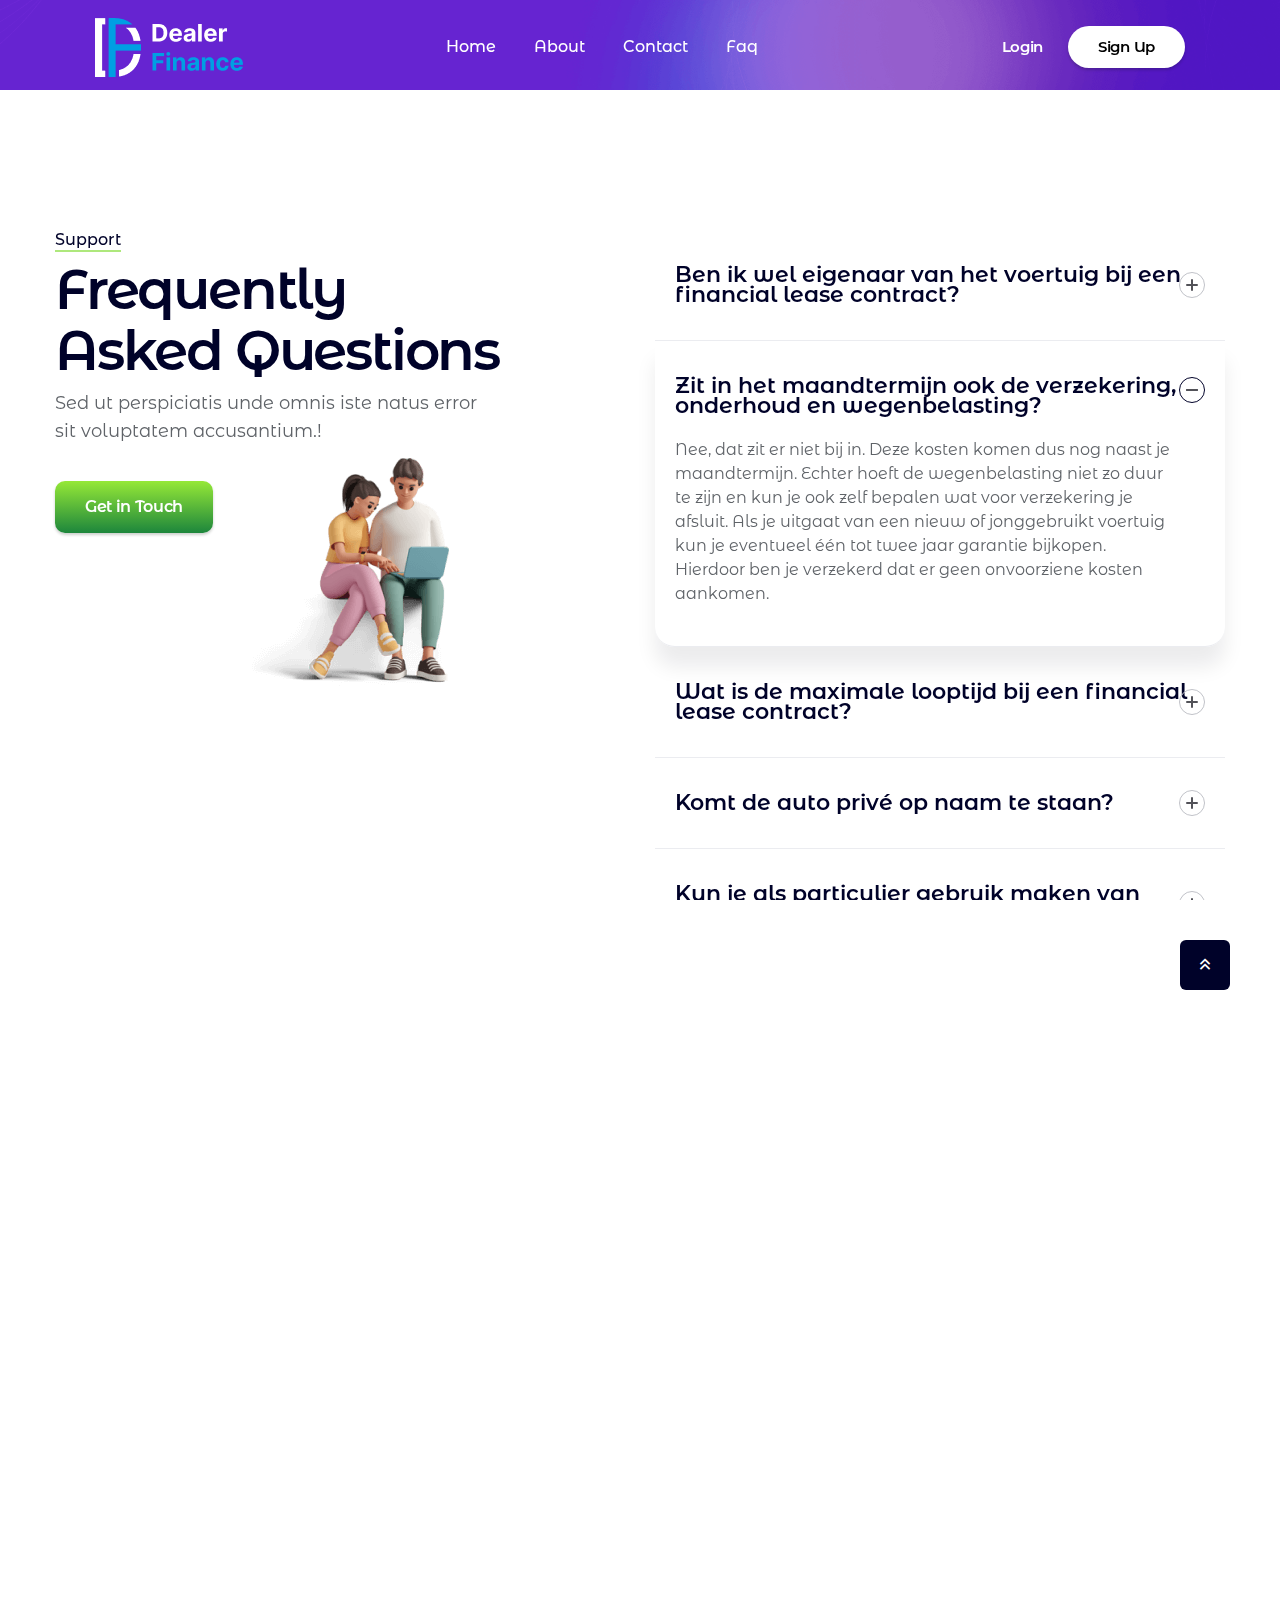
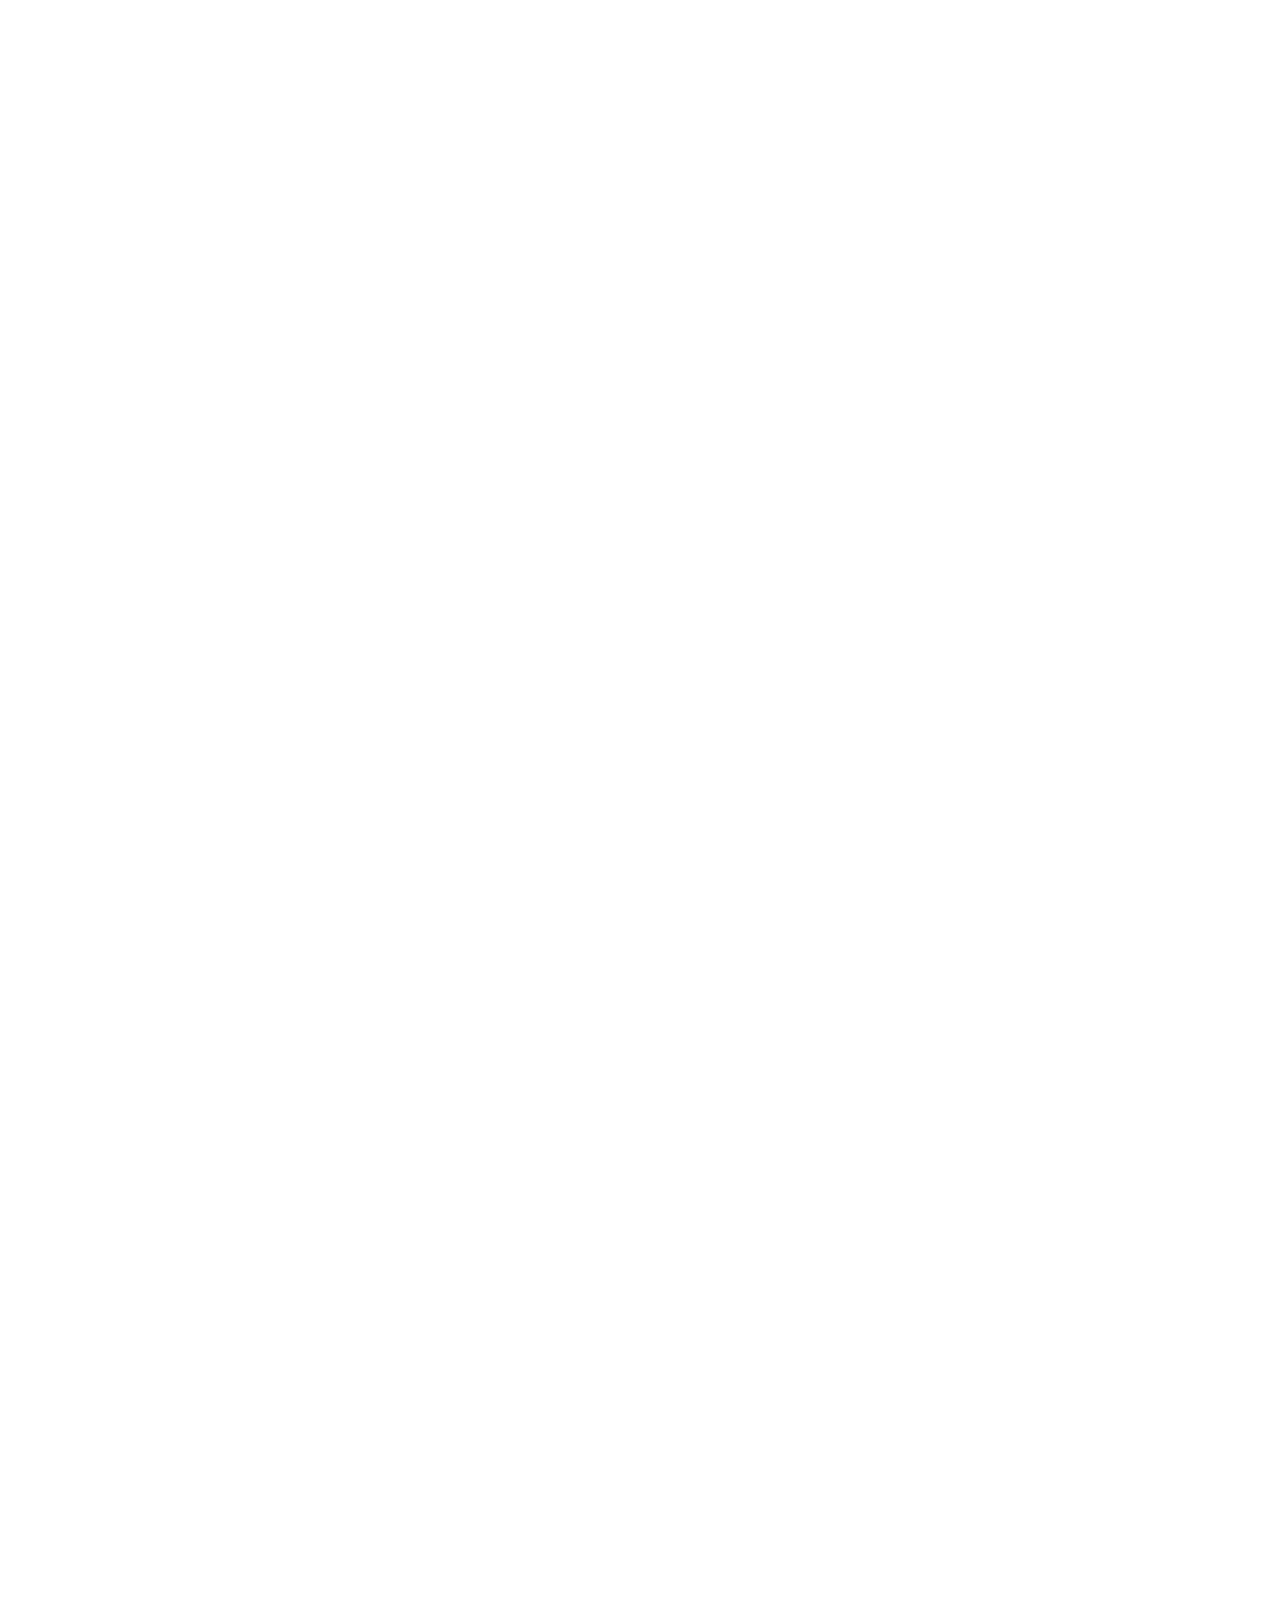
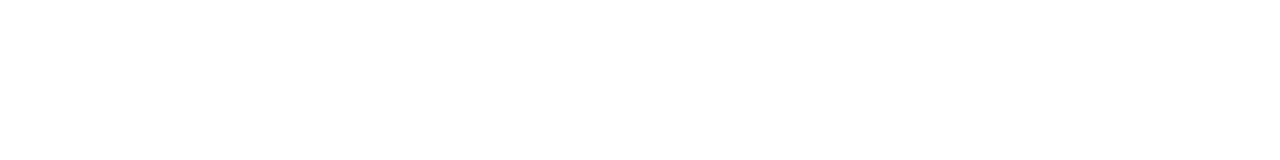
<file: faq.html>
<!doctype html>
<html class="no-js" lang="zxx">

<head>
   <meta charset="utf-8">
   <meta http-equiv="x-ua-compatible" content="ie=edge">
   <title>DF - Dealer Finance</title>
   <meta name="description" content="">
   <meta name="viewport" content="width=device-width, initial-scale=1">

   <!-- Place favicon.ico in the root directory -->
   <link rel="shortcut icon" type="image/x-icon" href="assets/img/favicon-df.png">

   <!-- CSS here -->
   <link rel="stylesheet" href="assets/css/bootstrap.min.css">
   <link rel="stylesheet" href="assets/css/animate.css">
   <link rel="stylesheet" href="assets/css/custom-animation.css">
   <link rel="stylesheet" href="assets/css/slick.css">
   <link rel="stylesheet" href="assets/css/nice-select.css">
   <link rel="stylesheet" href="assets/css/flaticon.css">
   <link rel="stylesheet" href="assets/css/swiper-bundle.css">
   <link rel="stylesheet" href="assets/css/meanmenu.css">
   <link rel="stylesheet" href="assets/css/font-awesome-pro.css">
   <link rel="stylesheet" href="assets/css/magnific-popup.css">
   <link rel="stylesheet" href="assets/css/spacing.css">
   <link rel="stylesheet" href="assets/css/style.css">
</head>

<body>



   <!-- preloader -->
   <div id="preloader">
      <div class="preloader">
         <span></span>
         <span></span>
      </div>
   </div>
   <!-- preloader end  -->

   <!-- back-to-top-start  -->
   <button class="scroll-top scroll-to-target tp-style-green" data-target="html">
      <i class="far fa-angle-double-up"></i>
   </button>
   <!-- back-to-top-end  -->

   <!-- Popup container -->
   <div id="popup" class="popup">
      <div class="popup-content">
         <span class="close">&times;</span>
         <!-- <h2>Popup Content</h2> -->
         <img src="assets/img/about/about-5.png" alt="Image">
         <p>Lorem ipsum dolor sit amet, consectetur adipiscing elit.</p>
      </div>
   </div>

      <header class="tp-header-height">
         <!-- tp-header-area-start -->
         <div id="header-sticky" class="tp-header-2__area header-sticky-bg-2 tp-header-2__transparent tp-header-2__plr z-index-3">
            <div class="container-fluid g-0">
               <div class="row g-0 align-items-center">
                  <div class="col-xl-2 col-lg-2 col-md-6 col-6">
                     <div class="tp-header-2__logo">
                        <a class="white-logo" href="index.html"><img src="assets/img/logo/df-logo-white.png" alt=""></a>
                        <a class="black-logo" href="index.html"><img src="assets/img/logo/df-logo.png" alt=""></a>
                     </div>
                  </div>
                  <div class="col-xl-7 col-lg-7 d-none d-lg-block">
                     <div class="tp-header-2__main-menu text-center">
                        <nav id="mobile-menu">
                           <ul>
                              <li>
                                 <a href="index.html">Home</a>
                                 <!-- <ul class="submenu">
                                    <li><a href="index.html">Data analytics</a></li>
                                    <li><a href="index-2.html">Payment Gateway</a></li>
                                    <li><a href="index-3.html">CRM Software</a></li>
                                    <li><a href="index-4.html">Security Software</a></li>
                                    <li><a href="index-5.html">Saas</a></li>
                                 </ul> -->
                              </li>
                              <li>
                                 <a href="about.html">About</a>
                              </li>
                              <!-- <li>
                                 <a href="#">Pages</a>
                                 <ul class="submenu">
                                    <li><a href="about.html">About</a></li>
                                    <li><a href="team.html">Team</a></li>
                                    <li><a href="team-details.html">Team Details</a></li>
                                    <li><a href="career.html">Career</a></li>
                                    <li><a href="career-details.html">Career Details</a></li>
                                    <li><a href="integrations.html">Integrations</a></li>
                                    <li><a href="price.html">Price</a></li>
                                    <li><a href="register.html">Register</a></li>
                                    <li><a href="sign-in.html">Signin</a></li>
                                    <li><a href="404.html">404</a></li>
                                 </ul>
                              </li> -->
                              <!-- <li>
                                 <a href="service-details.html">Features</a>
                                 <ul class="submenu">
                                    <li><a href="service.html">Service</a></li>
                                    <li><a href="service-details.html">Service Details</a></li>
                                 </ul>
                              </li> -->
                              <!-- <li>
                                 <a href="blog-details.html">Blog</a>
                                 <ul class="submenu">
                                    <li><a href="blog.html">Blog</a></li>
                                    <li><a href="blog-list.html">Blog List</a></li>
                                    <li><a href="blog-details.html">Blog Details</a></li>
                                    <li><a href="blog-details-2.html">Blog Details 02</a></li>
                                 </ul>
                              </li>
                              <li>
                                 <a href="project-details.html">Portfoilo</a>
                                 <ul class="submenu">
                                    <li><a href="project.html">Project</a></li>
                                    <li><a href="project-details.html">Project Details</a></li>
                                 </ul>
                              </li> -->
                              <li><a href="contact.html">Contact</a></li>
                              <li><a href="faq.html">Faq</a></li>
                           </ul>
                        </nav>
                     </div>
                  </div>
                  <div class="col-xl-3 col-lg-3 col-md-6 col-6">
                     <div class="tp-header-2__right d-flex align-items-center justify-content-end">
                        <a class="tp-header-2__login d-none d-md-block" href="register.html">Login</a>
                        <a id="get-started" class="tp-btn-green-sm d-none d-md-block" href="sign-in.html">Sign Up</a>
                        <a class="header-bottom__bar tp-menu-bar d-lg-none" href="javascript:void(0)"><i class="fal fa-bars"></i></a>
                     </div>
                  </div>
               </div>
            </div>
         </div>
         <!-- tp-header-area-end -->
      </header>

   <!-- tp-offcanvus-area-start -->
   <div class="tpoffcanvas-area">
      <div class="tpoffcanvas">
         <div class="tpoffcanvas__close-btn">
            <button class="close-btn"><i class="fal fa-times"></i></button>
         </div>
         <div class="tpoffcanvas__logo text-center">
            <a href="index.html">
               <img src="assets/img/logo/df-logo-white.png" alt="">
            </a>
         </div>
         <div class="mobile-menu"></div>
         <div class="tpoffcanvas__instagram text-center">
            <div class="tpoffcanvas__instagram-title">
               <h4>instagram</h4>
            </div>
            <a href="#"><img src="assets/img/project/project-inner-4.jpg" alt=""></a>
            <a href="#"><img src="assets/img/project/project-inner-5.jpg" alt=""></a>
            <a href="#"><img src="assets/img/project/project-inner-6.jpg" alt=""></a>
            <a href="#"><img src="assets/img/project/project-inner-7.jpg" alt=""></a>
         </div>
         <div class="tpoffcanvas__info text-center">
            <h4 class="offcanva-title">we are here</h4>
            <a href="https://www.google.com/maps/@23.506657,90.3443647,7z" target="_blank">
               27 Division St, New York, <br>
               NY 10002, USA
            </a>
         </div>
         <div class="tpoffcanvas__social">
            <div class="social-icon text-center">
               <a href="#"><i class="fab fa-twitter"></i></a>
               <a href="#"><i class="fab fa-instagram"></i></a>
               <a href="#"><i class="fab fa-facebook-square"></i></a>
               <a href="#"><i class="fab fa-dribbble"></i></a>
            </div>
         </div>
      </div>
   </div>
   <div class="body-overlay"></div>
   <!-- tp-offcanvus-area-end -->

   <div id="smooth-wrapper">
      <div id="smooth-content">

         <main class="fix">
            <!-- tp-hero-area-start -->
            <div class="tp-hero-2__area tp-hero-2__ptb hdr-bg tp-hero-2__plr z-index fix p-relative"
               data-background="assets/img/hero/hero-bg-2.png">
            </div>
            <!-- tp-hero-area-end -->


            <!-- tp-faq-area-start -->
            <div class="tp-faq-area pt-140 pb-120 fix">
                <div class="container">
                    <div class="row">
                        <div class="col-xl-6 col-lg-6">
                            <div class="tp-faq-left-wrapper p-relative">
                            <div class="tp-faq-section-box pb-20">
                                <h4 class="tp-section-subtitle-2">Support</h4>
                                <h3 class="tp-section-title-lg">Frequently <br> Asked Questions</h3>
                                <p>Sed ut perspiciatis unde omnis iste natus error <br> sit voluptatem accusantium.!</p>
                            </div>
                            <div class="tp-faq-btn">
                                <a class="tp-btn-green" href="contact.html">Get in Touch</a>
                            </div>
                            <div class="tp-faq-img" data-parallax='{"x": -50, "smoothness": 30}'>
                                <img src="assets/img/faq/faq-1.png" alt="">
                            </div>
                            </div>
                        </div>
                        <div class="col-xl-6 col-lg-6">
                            <div class="tp-custom-accordion">
                            <div class="accordion" id="accordionExample">
                                <div class="accordion-items">
                                    <h2 class="accordion-header" id="headingOne">
                                        <button class="accordion-buttons collapsed" type="button" data-bs-toggle="collapse"
                                        data-bs-target="#collapseOne" aria-expanded="true" aria-controls="collapseOne">
                                        Ben ik wel eigenaar van het voertuig bij een financial lease contract?
                                        <span class="accordion-btn"></span>
                                        </button>
                                    </h2>
                                    <div id="collapseOne" class="accordion-collapse collapse" aria-labelledby="headingOne"
                                        data-bs-parent="#accordionExample">
                                        <div class="accordion-body">
                                        Jazeker, je bent vanaf de start direct economische eigenaar van het voertuig. De factuur komt op naam van jouw bedrijf te staan en het kenteken wordt naar je verzonden. De financieringsmaatschappij blijft (zolang het contract loopt) juridisch eigenaar van het voertuig. Dat houdt in dat de auto als onderpand beschikt. Wanneer de looptijd voorbij is en de eventuele slottermijn is betaald ben je ook juridisch eigenaar van het voertuig.
                                        </div>
                                    </div>
                                </div>
                                <div class="accordion-items tp-faq-active">
                                    <h2 class="accordion-header" id="headingTwo">
                                        <button class="accordion-buttons" type="button" data-bs-toggle="collapse"
                                        data-bs-target="#collapseTwo" aria-expanded="false" aria-controls="collapseTwo">
                                        Zit in het maandtermijn ook de verzekering, onderhoud en wegenbelasting?
                                        <span class="accordion-btn"></span>
                                        </button>
                                    </h2>
                                    <div id="collapseTwo" class="accordion-collapse collapse show"
                                        aria-labelledby="headingTwo" data-bs-parent="#accordionExample">
                                        <div class="accordion-body">
                                        Nee, dat zit er niet bij in. Deze kosten komen dus nog naast je maandtermijn. Echter hoeft de wegenbelasting niet zo duur te zijn en kun je ook zelf bepalen wat voor verzekering je afsluit. Als je uitgaat van een nieuw of jonggebruikt voertuig kun je eventueel één tot twee jaar garantie bijkopen. Hierdoor ben je verzekerd dat er geen onvoorziene kosten aankomen.
                                        </div>
                                    </div>
                                </div>
                                <div class="accordion-items">
                                    <h2 class="accordion-header" id="headingThree">
                                        <button class="accordion-buttons collapsed" type="button" data-bs-toggle="collapse"
                                        data-bs-target="#collapseThree" aria-expanded="false"
                                        aria-controls="collapseThree">
                                        Wat is de maximale looptijd bij een financial lease contract?
                                        <span class="accordion-btn"></span>
                                        </button>
                                    </h2>
                                    <div id="collapseThree" class="accordion-collapse collapse"
                                        aria-labelledby="headingThree" data-bs-parent="#accordionExample">
                                        <div class="accordion-body">
                                        Dit is afhankelijk van de leeftijd door de door jouw gekozen auto. Je kunt zelf ook de looptijd van de leaseovereenkomst bepalen. De looptijd kan liggen tussen de 12 en maximaal 72 maanden. Banken kunnen de financiering vastzetten tot 144 maanden na datum eerste tenaamstelling. Een auto van 72 maanden oud kan dus maximaal 72 maanden gefinancierd worden.
                                        </div>
                                    </div>
                                </div>
                                <div class="accordion-items">
                                    <h2 class="accordion-header" id="headingFour">
                                        <button class="accordion-buttons collapsed" type="button" data-bs-toggle="collapse"
                                        data-bs-target="#collapseFour" aria-expanded="false"
                                        aria-controls="collapseFour">
                                        Komt de auto privé op naam te staan?
                                        <span class="accordion-btn"></span>
                                        </button>
                                    </h2>
                                    <div id="collapseFour" class="accordion-collapse collapse"
                                        aria-labelledby="headingFour" data-bs-parent="#accordionExample">
                                        <div class="accordion-body">
                                        Dat kan wel (alleen bij een eenmanszaak), maar hoeft niet. Je dient dan wel privé mee te tekenen op de overeenkomst. Mocht je deze keuze maken dan kun je de BTW NIET terugvragen bij de fiscus. Anders komt de auto gewoon op naam van het bedrijf te staan.
                                        </div>
                                    </div>
                                </div>
                                <div class="accordion-items">
                                    <h2 class="accordion-header" id="headingFive">
                                        <button class="accordion-buttons collapsed" type="button" data-bs-toggle="collapse"
                                        data-bs-target="#collapseFive" aria-expanded="false"
                                        aria-controls="collapseFive">
                                        Kun je als particulier gebruik maken van financial lease?
                                        <span class="accordion-btn"></span>
                                        </button>
                                    </h2>
                                    <div id="collapseFive" class="accordion-collapse collapse"
                                        aria-labelledby="headingFive" data-bs-parent="#accordionExample">
                                        <div class="accordion-body">
                                        Nee, als particulier is het niet mogelijk om een financial lease af te sluiten. Hiervoor moet je een zakelijk klant zijn.
                                        </div>
                                    </div>
                                </div>
                                <div class="accordion-items">
                                    <h2 class="accordion-header" id="headingSix">
                                        <button class="accordion-buttons collapsed" type="button" data-bs-toggle="collapse"
                                        data-bs-target="#collapseSix" aria-expanded="false"
                                        aria-controls="collapseSix">
                                        Wat is financial lease?
                                        <span class="accordion-btn"></span>
                                        </button>
                                    </h2>
                                    <div id="collapseSix" class="accordion-collapse collapse"
                                        aria-labelledby="headingSix" data-bs-parent="#accordionExample">
                                        <div class="accordion-body">
                                        Financial lease is een zakelijk leasevorm waarbij een auto van de zaak door de leasemaatschappij wordt gefinancierd. Je betaalt maandelijks een vast bedrag waarmee je de auto afbetaalt. Vanaf de start van je leaseovereenkomst ben je economisch eigenaar van de auto. En aan het einde van de looptijd ben je volledig eigenaar van de auto.                                     
                                        </div>
                                    </div>
                                </div>
                                <div class="accordion-items">
                                    <h2 class="accordion-header" id="headingSeven">
                                        <button class="accordion-buttons collapsed" type="button" data-bs-toggle="collapse"
                                        data-bs-target="#collapseSeven" aria-expanded="false"
                                        aria-controls="collapseSeven">
                                        Kun je als startende ondernemer een financial lease afsluiten?
                                        <span class="accordion-btn"></span>
                                        </button>
                                    </h2>
                                    <div id="collapseSeven" class="accordion-collapse collapse"
                                        aria-labelledby="headingSeven" data-bs-parent="#accordionExample">
                                        <div class="accordion-body">
                                        Als startende ondernemer kun je ook een financial lease afsluiten. Je betaalt maandelijks een vast leasebedrag naar keuze. Hierdoor ben je niet verplicht om in één keer een grote investering te doen. Samen kijken we welke financiële regeling bij jou en je onderneming aansluit. Daarnaast kun je als startende ondernemer profiteren van rente- en investeringsaftrek.                                 
                                        </div>
                                    </div>
                                </div>
                                <div class="accordion-items">
                                    <h2 class="accordion-header" id="heading8">
                                        <button class="accordion-buttons collapsed" type="button" data-bs-toggle="collapse"
                                        data-bs-target="#collapse8" aria-expanded="false"
                                        aria-controls="collapse8">
                                        Is het mogelijk om de auto privé op naam te zetten?
                                        <span class="accordion-btn"></span>
                                        </button>
                                    </h2>
                                    <div id="collapse8" class="accordion-collapse collapse"
                                        aria-labelledby="heading8" data-bs-parent="#accordionExample">
                                        <div class="accordion-body">
                                        Ja, het is mogelijk om de auto privé op naam te zetten. Maar je moet dan ook privé (mee)tekenen. Wanneer je hiervoor kiest moet je er rekening mee houden dat je geen btw mag terugvorderen. 
                                        </div>
                                    </div>
                                </div>
                                <div class="accordion-items">
                                    <h2 class="accordion-header" id="heading9">
                                        <button class="accordion-buttons collapsed" type="button" data-bs-toggle="collapse"
                                        data-bs-target="#collapse9" aria-expanded="false"
                                        aria-controls="collapse9">
                                        Wat betekent het slottermijn?
                                        <span class="accordion-btn"></span>
                                        </button>
                                    </h2>
                                    <div id="collapse9" class="accordion-collapse collapse"
                                        aria-labelledby="heading9" data-bs-parent="#accordionExample">
                                        <div class="accordion-body">
                                        Het slottermijn is het bedrag dat aan het einde van je looptijd nog open staat noemen we het slottermijn. Over het slottermijn hoef je tijdens de looptijd geen aflossing over te betalen. De hoogte van het slottermijn bepaal je zelf maar kan afhankelijk zijn van de leeftijd en waarde van de auto. Het slottermijn betaal je dus aan het einde van je looptijd waarmee je de auto als het ware afkoopt en je de volledige eigenaar wordt. 
                                        </div>
                                    </div>
                                </div>
                                <div class="accordion-items">
                                    <h2 class="accordion-header" id="heading10">
                                        <button class="accordion-buttons collapsed" type="button" data-bs-toggle="collapse"
                                        data-bs-target="#collapse10" aria-expanded="false"
                                        aria-controls="collapse10">
                                        Welke looptijd van mijn lease auto kan ik het beste kiezen?
                                        <span class="accordion-btn"></span>
                                        </button>
                                    </h2>
                                    <div id="collapse10" class="accordion-collapse collapse"
                                        aria-labelledby="heading10" data-bs-parent="#accordionExample">
                                        <div class="accordion-body">
                                            De looptijd van je leaseovereenkomst drukken we altijd uit in maanden. Wanneer je kiest voor een langere looptijd verlaag je jouw vaste maandbedrag. Welke looptijd bij jou past bepaal je zelf. Belangrijk is om rekening te houden met de economische levensduur van de auto, jouw investeringsbedrag en slottermijn en hoeveel je per maand af kunt dragen. 
                                        </div>
                                    </div>
                                </div>
                                <div class="accordion-items">
                                    <h2 class="accordion-header" id="heading11">
                                        <button class="accordion-buttons collapsed" type="button" data-bs-toggle="collapse"
                                        data-bs-target="#collapse11" aria-expanded="false"
                                        aria-controls="collapse11">
                                        Wat als ik tijdens de leaseovereenkomst stop met mijn bedrijf?
                                        <span class="accordion-btn"></span>
                                        </button>
                                    </h2>
                                    <div id="collapse11" class="accordion-collapse collapse"
                                        aria-labelledby="heading11" data-bs-parent="#accordionExample">
                                        <div class="accordion-body">
                                            Wanneer je tijdens de leaseovereenkomst geen ondernemer meer bent moet het leasecontract ingelost worden. Je kan de auto laten over nemen door een ander bedrijf maar dan moet de financieringsmaatschappij hiervoor goedkeuring geven. Mocht dit gebeuren kun je contact opnemen met onze lease-adviseurs. Samen gaan we kijken wat de beste mogelijkheden zijn voor jou.  
                                        </div>
                                    </div>
                                </div>
                                <div class="accordion-items">
                                    <h2 class="accordion-header" id="heading12">
                                        <button class="accordion-buttons collapsed" type="button" data-bs-toggle="collapse"
                                        data-bs-target="#collapse12" aria-expanded="false"
                                        aria-controls="collapse12">
                                        Wat gebeurt er wanneer mijn leaseovereenkomst afloopt?
                                        <span class="accordion-btn"></span>
                                        </button>
                                    </h2>
                                    <div id="collapse12" class="accordion-collapse collapse"
                                        aria-labelledby="heading12" data-bs-parent="#accordionExample">
                                        <div class="accordion-body">
                                            Wanneer het laatste maandbedrag is betaald (en eventueel bijbehorend slottermijn) ben je volledig eigenaar van de auto. De financieringsmaatschappij is dan geen juridisch eigenaar meer. 
                                        </div>
                                    </div>
                                </div>
                                <div class="accordion-items">
                                    <h2 class="accordion-header" id="heading13">
                                        <button class="accordion-buttons collapsed" type="button" data-bs-toggle="collapse"
                                        data-bs-target="#collapse13" aria-expanded="false"
                                        aria-controls="collapse13">
                                        Wat zijn de voordelen van financial lease?
                                        <span class="accordion-btn"></span>
                                        </button>
                                    </h2>
                                    <div id="collapse13" class="accordion-collapse collapse"
                                        aria-labelledby="heading13" data-bs-parent="#accordionExample">
                                        <div class="accordion-body">
                                            Financial lease is een zakelijke vorm om een lease auto af te sluiten. Bij financial lease ben je direct eigenaar van de auto. Wat bij de meeste andere leasevormen niet het geval is. Een ander groot voordeel aan financial lease is dat je in aanmerking komt voor verschillende fiscale voordelen. Zo kun je onder anderen de btw terugvorderen bij de fiscus die je als aanbetaling moet betalen. 
                                        </div>
                                    </div>
                                </div>
                                <div class="accordion-items">
                                    <h2 class="accordion-header" id="heading14">
                                        <button class="accordion-buttons collapsed" type="button" data-bs-toggle="collapse"
                                        data-bs-target="#collapse14" aria-expanded="false"
                                        aria-controls="collapse14">
                                        Wat zijn de voorwaarden van financial lease?
                                        <span class="accordion-btn"></span>
                                        </button>
                                    </h2>
                                    <div id="collapse14" class="accordion-collapse collapse"
                                        aria-labelledby="heading14" data-bs-parent="#accordionExample">
                                        <div class="accordion-body">
                                            Om een financial lease af te sluiten moet je ingeschreven staan bij het handelsregister. Wanneer jouw onderneming nog niet ingeschreven staat bij de Kamer van Koophandel bestaat de onderneming officieel nog niet. Wat betekent dat je geen financial lease af kunt sluiten. Daarnaast is je financiële situatie belangrijk. Afhankelijk van jouw situatie kijken we of een financial lease mogelijk is. 
                                        </div>
                                    </div>
                                </div>
                                <div class="accordion-items">
                                    <h2 class="accordion-header" id="heading15">
                                        <button class="accordion-buttons collapsed" type="button" data-bs-toggle="collapse"
                                        data-bs-target="#collapse15" aria-expanded="false"
                                        aria-controls="collapse15">
                                        Kan ik een financial lease afsluiten met een (negatieve) BKR-registratie?
                                        <span class="accordion-btn"></span>
                                        </button>
                                    </h2>
                                    <div id="collapse15" class="accordion-collapse collapse"
                                        aria-labelledby="heading15" data-bs-parent="#accordionExample">
                                        <div class="accordion-body">
                                            Bij FinancierDirect betekent het niet meteen dat je met een (negatieve) BKR-registratie geen lease kunt afsluiten. Wij beoordelen iedere situatie zelf en kijken per persoon wat er mogelijk is. Wanneer je vragen hebt over je BKR-registratie en wat dit voor jouw toekomstige financial lease kan betekenen helpen onze lease-adviseurs je graag. 
                                        </div>
                                    </div>
                                </div>
                                <div class="accordion-items">
                                    <h2 class="accordion-header" id="heading16">
                                        <button class="accordion-buttons collapsed" type="button" data-bs-toggle="collapse"
                                        data-bs-target="#collapse16" aria-expanded="false"
                                        aria-controls="collapse16">
                                        Wat kan de reden zijn dat mijn financial lease aanvraag wordt afgewezen?
                                        <span class="accordion-btn"></span>
                                        </button>
                                    </h2>
                                    <div id="collapse16" class="accordion-collapse collapse"
                                        aria-labelledby="heading16" data-bs-parent="#accordionExample">
                                        <div class="accordion-body">
                                            Is jouw financial lease aanvraag afgewezen? Dit kan door meerdere redenen komen. We zien dat de meest voorkomende afwijzing komt van de bank. De kredietverstrekker kijkt of je financiële situatie het toelaat om te leasen. Hierbij kijken ze of jouw inkomen daadwerkelijk de vaste maandlasten kunnen dragen. Daarnaast kan een afwijzing komen door een negatief werkkapitaal of te weinig eigen vermogen. Voor vragen over jouw (afgewezen) financial lease aanvraag kun je contact opnemen met onze lease-adviseurs. 
                                        </div>
                                    </div>
                                </div>
                                <div class="accordion-items">
                                    <h2 class="accordion-header" id="heading17">
                                        <button class="accordion-buttons collapsed" type="button" data-bs-toggle="collapse"
                                        data-bs-target="#collapse17" aria-expanded="false"
                                        aria-controls="collapse17">
                                        Wat zijn de eisen aan een financial lease auto?
                                        <span class="accordion-btn"></span>
                                        </button>
                                    </h2>
                                    <div id="collapse17" class="accordion-collapse collapse"
                                        aria-labelledby="heading17" data-bs-parent="#accordionExample">
                                        <div class="accordion-body">
                                            De auto mag niet in principe niet ouder zijn dan 120 maanden (10 jaar). De financiering moet in de meeste gevallen afgelost zijn in de maand dat de auto 120 maanden is. In sommige gevallen kunnen we hiervan afwijken. Daarnaast mag de auto niet meer dan 200.000 kilometer op de kilometerstand hebben staan. En kijken we naar de waarde van de auto en de daarbij behorende mogelijkheden van de looptijd van de leaseovereenkomst. 
                                        </div>
                                    </div>
                                </div>
                                <div class="accordion-items">
                                    <h2 class="accordion-header" id="heading18">
                                        <button class="accordion-buttons collapsed" type="button" data-bs-toggle="collapse"
                                        data-bs-target="#collapse18" aria-expanded="false"
                                        aria-controls="collapse18">
                                        Is het mogelijk om een financial lease af te sluiten voor een elektrische auto?
                                        <span class="accordion-btn"></span>
                                        </button>
                                    </h2>
                                    <div id="collapse18" class="accordion-collapse collapse"
                                        aria-labelledby="heading18" data-bs-parent="#accordionExample">
                                        <div class="accordion-body">
                                            Ja, dit kan heel erg goed. Vooral voor veel zakelijke ritten kan een elektrische auto een goede keuze zijn. Een elektrische auto is stil, schoon en voordelig in gebruik. Daarnaast is het erg goed voor het milieu doordat ze weinig tot niks uitstoten van CO2 en stikstof. Interesse in een elektrische lease auto? Neem contact met ons op en onze lease-adviseurs helpen je graag. 
                                        </div>
                                    </div>
                                </div>
                                <div class="accordion-items">
                                    <h2 class="accordion-header" id="heading19">
                                        <button class="accordion-buttons collapsed" type="button" data-bs-toggle="collapse"
                                        data-bs-target="#collapse19" aria-expanded="false"
                                        aria-controls="collapse19">
                                        Hoe werkt bijtelling bij financial lease?
                                        <span class="accordion-btn"></span>
                                        </button>
                                    </h2>
                                    <div id="collapse19" class="accordion-collapse collapse"
                                        aria-labelledby="heading19" data-bs-parent="#accordionExample">
                                        <div class="accordion-body">
                                            Wanneer je jouw zakelijke auto privé wilt rijden moet je vanaf 500 privé gemaakte kilometers bijtelling betalen. Het bijtellingspercentage is 22%. Om te berekenen hoeveel dit is wordt er gekeken naar de cataloguswaarde en de CO2-uitstoot van de auto. Voor elektrische auto’s geld een lager bijtellingspercentage. Deze ligt voor 2021 op 8% de eerste €40.000,00 daarboven ligt het bijtellingspercentage op €22%. 
                                        </div>
                                    </div>
                                </div>
    
                            </div>
                            </div>
                        </div>
                    </div>
                </div>
                </div>
                <!-- tp-faq-area-end -->

            <br><br><br><br>

            <!-- tp-cta-area-start -->
            <div class="tp-cta-area p-relative">
               <div class="tp-cta-grey-bg grey-bg-2"></div>
               <div class="container">
                  <div class="row">
                     <div class="col-12">
                        <div class="tp-cta-bg" data-background="assets/img/cta/cta-bg.jpg">
                           <div class="tp-cta-content text-center">
                              <h3 class="tp-section-title-lg text-white">Bel Vrijblijvend Met Job! </h3>
                              <p>Job staat 24/7 klaar om uw omzet te verhogen! Laat uw klanten niet lopen.</p>
                              <a class="tp-btn-green">Bel Job!</a>
                           </div>
                        </div>
                     </div>
                  </div>
               </div>
            </div>
            <!-- tp-cta-area-end -->

         </main>

         

        
         <footer>
            <!-- tp-footer-area-start -->
            <div class="tp-footer__pl-pr grey-bg-2 pt-105">
               <div class="tp-footer__area p-relative tp-footer__tp-border-bottom">
                  <div class="tp-footer__shape-1 d-none d-xxl-block">
                     <img src="assets/img/footer/footer-inner-1.png" alt="">
                  </div>
                  <div class="tp-footer__shape-2 d-none d-xxl-block">
                     <img src="assets/img/footer/footer-inner-2.png" alt="">
                  </div>
                  <div class="container">
                     <div class="row">
                        <div class="col-xl-3 col-lg-3 col-md-6 pb-30">
                           <div class="tp-footer__widget tp-footer__input-inner footer-widget-3 footer-col-3-1">
                              <div class="tp-footer__logo mb-25">
                                 <a href="index.html">
                                    <img src="assets/img/logo/df-logo.png" alt="">
                                 </a>
                              </div>
                              <div class="tp-footer__contact-info">
                                 <!-- <p>Build a modern and creative website with crealand</p> -->
                                 <ul>
                                    <li>
                                       <span>
                                          <svg width="24" height="24" viewBox="0 0 24 24" fill="none" xmlns="http://www.w3.org/2000/svg">
                                             <path d="M13.2906 0.249174C12.878 0.211673 12.5132 0.51568 12.4757 0.928192C12.4382 1.3407 12.7422 1.70551 13.1548 1.74301L13.2906 0.249174ZM22.2533 10.8416C22.2908 11.2541 22.6556 11.5581 23.0681 11.5206C23.4806 11.4831 23.7846 11.1183 23.7471 10.7058L22.2533 10.8416ZM13.2227 0.996094C13.1548 1.74301 13.1543 1.74298 13.1539 1.74294C13.1538 1.74293 13.1534 1.74289 13.1532 1.74287C13.1527 1.74283 13.1523 1.74279 13.1519 1.74275C13.1511 1.74267 13.1505 1.74261 13.15 1.74256C13.149 1.74247 13.1487 1.74243 13.1491 1.74247C13.1497 1.74254 13.1529 1.74289 13.1585 1.74361C13.1698 1.74506 13.191 1.74798 13.2216 1.75308C13.2827 1.76327 13.3816 1.78217 13.5144 1.81537C13.7798 1.88173 14.1816 2.0054 14.6902 2.23144C15.7057 2.68274 17.157 3.54668 18.8033 5.19301L19.864 4.13235C18.0881 2.35653 16.484 1.38718 15.2994 0.860723C14.7081 0.597886 14.2238 0.446563 13.8782 0.360151C13.7054 0.316962 13.5674 0.290028 13.4682 0.273485C13.4186 0.265215 13.3786 0.259543 13.3488 0.255735C13.334 0.253832 13.3216 0.252394 13.3119 0.251331C13.307 0.2508 13.3028 0.250362 13.2992 0.250006C13.2975 0.249828 13.2959 0.249671 13.2944 0.249533C13.2937 0.249464 13.293 0.249399 13.2924 0.249339C13.292 0.24931 13.2916 0.249268 13.2914 0.249253C13.291 0.249213 13.2906 0.249174 13.2227 0.996094ZM18.8033 5.19301C20.4496 6.83934 21.3136 8.29066 21.7649 9.30608C21.9909 9.81467 22.1146 10.2165 22.181 10.482C22.2141 10.6148 22.233 10.7136 22.2432 10.7747C22.2483 10.8053 22.2513 10.8265 22.2527 10.8378C22.2534 10.8434 22.2538 10.8466 22.2538 10.8473C22.2539 10.8476 22.2538 10.8473 22.2538 10.8463C22.2537 10.8459 22.2536 10.8452 22.2536 10.8444C22.2535 10.844 22.2535 10.8436 22.2534 10.8431C22.2534 10.8429 22.2534 10.8425 22.2534 10.8424C22.2533 10.842 22.2533 10.8416 23.0002 10.7737C23.7471 10.7058 23.7471 10.7053 23.7471 10.7049C23.747 10.7047 23.747 10.7043 23.747 10.704C23.7469 10.7033 23.7469 10.7026 23.7468 10.7019C23.7466 10.7005 23.7465 10.6988 23.7463 10.6971C23.746 10.6935 23.7455 10.6893 23.745 10.6844C23.7439 10.6747 23.7425 10.6624 23.7406 10.6475C23.7368 10.6177 23.7311 10.5778 23.7228 10.5281C23.7063 10.4289 23.6794 10.2909 23.6362 10.1182C23.5498 9.77251 23.3984 9.28826 23.1356 8.69687C22.6091 7.51234 21.6398 5.90817 19.864 4.13235L18.8033 5.19301Z" fill="#595B62"/>
                                             <path d="M13.6816 4.59526C13.2834 4.48147 12.8682 4.71209 12.7544 5.11037C12.6406 5.50864 12.8713 5.92376 13.2695 6.03755L13.6816 4.59526ZM17.9398 10.7078C18.0536 11.1061 18.4687 11.3367 18.867 11.2229C19.2652 11.1091 19.4959 10.694 19.3821 10.2957L17.9398 10.7078ZM13.4756 5.31641C13.2695 6.03755 13.2692 6.03745 13.2689 6.03735C13.2688 6.03732 13.2684 6.03723 13.2682 6.03716C13.2678 6.03704 13.2674 6.03692 13.267 6.03681C13.2662 6.03658 13.2655 6.03638 13.2648 6.03619C13.2636 6.03581 13.2626 6.03552 13.2619 6.03531C13.2605 6.03489 13.2603 6.03481 13.2612 6.03511C13.2631 6.03569 13.2695 6.03778 13.2803 6.04163C13.302 6.04932 13.3415 6.0641 13.3976 6.08814C13.5097 6.13618 13.6887 6.22145 13.9254 6.36154C14.3984 6.64147 15.1051 7.14237 15.97 8.00729L17.0307 6.94663C16.0808 5.99669 15.2751 5.41731 14.6894 5.07068C14.3968 4.89749 14.1599 4.7829 13.9884 4.70942C13.9027 4.67269 13.8335 4.64628 13.7819 4.62798C13.7561 4.61884 13.7348 4.61172 13.718 4.60636C13.7096 4.60368 13.7024 4.60143 13.6963 4.5996C13.6933 4.59868 13.6905 4.59786 13.6881 4.59714C13.6869 4.59678 13.6857 4.59644 13.6846 4.59613C13.6841 4.59597 13.6836 4.59582 13.6831 4.59568C13.6828 4.59561 13.6825 4.5955 13.6823 4.59547C13.682 4.59536 13.6816 4.59526 13.4756 5.31641ZM15.97 8.00729C16.835 8.87222 17.3359 9.57894 17.6158 10.0519C17.7559 10.2886 17.8411 10.4677 17.8892 10.5798C17.9132 10.6359 17.928 10.6753 17.9357 10.697C17.9396 10.7079 17.9416 10.7143 17.9422 10.7161C17.9425 10.717 17.9424 10.7168 17.942 10.7154C17.9418 10.7147 17.9415 10.7138 17.9411 10.7125C17.941 10.7118 17.9407 10.7111 17.9405 10.7104C17.9404 10.71 17.9403 10.7096 17.9402 10.7091C17.9401 10.7089 17.94 10.7086 17.94 10.7085C17.9399 10.7081 17.9398 10.7078 18.6609 10.5017C19.3821 10.2957 19.382 10.2953 19.3819 10.295C19.3818 10.2949 19.3817 10.2945 19.3816 10.2943C19.3815 10.2937 19.3814 10.2932 19.3812 10.2927C19.3809 10.2916 19.3805 10.2905 19.3802 10.2892C19.3795 10.2868 19.3787 10.284 19.3777 10.281C19.3759 10.2749 19.3737 10.2677 19.371 10.2593C19.3656 10.2425 19.3585 10.2212 19.3493 10.1954C19.331 10.1438 19.3046 10.0746 19.2679 9.9889C19.1944 9.81744 19.0798 9.58057 18.9067 9.28794C18.56 8.70224 17.9806 7.89658 17.0307 6.94663L15.97 8.00729Z" fill="#595B62"/>
                                             <path d="M9.17234 6.47135L8.51742 6.83685V6.83685L9.17234 6.47135ZM8.37912 5.05003L7.7242 5.41552V5.41552L8.37912 5.05003ZM1.75747 8.27682C1.77316 7.8629 1.45034 7.51464 1.03642 7.49895C0.622503 7.48326 0.274237 7.80608 0.258546 8.22L1.75747 8.27682ZM5.48265 18.5139L6.01298 17.9836L5.48265 18.5139ZM9.58533 14.4112L10.1157 13.8809L9.58533 14.4112ZM17.5252 14.8242L17.1597 15.4791L17.5252 14.8242ZM18.9465 15.6174L19.312 14.9625L18.9465 15.6174ZM15.7481 22.9885L15.7765 23.738L15.7481 22.9885ZM19.4097 21.117L19.94 21.6474L19.4097 21.117ZM2.34917 4.05656C2.05628 4.34945 2.05628 4.82432 2.34917 5.11722C2.64206 5.41011 3.11694 5.41011 3.40983 5.11722L2.34917 4.05656ZM12.2065 21.8003C11.8083 21.6861 11.393 21.9163 11.2788 22.3145C11.1646 22.7127 11.3949 23.128 11.793 23.2422L12.2065 21.8003ZM7.92664 21.4669C8.27472 21.6914 8.73891 21.5912 8.96344 21.2431C9.18796 20.895 9.08779 20.4309 8.73971 20.2063L7.92664 21.4669ZM8.47337 10.5641L9.00372 11.0944L8.47337 10.5641ZM8.47337 10.5641L9.00371 11.0944L8.47337 10.5641ZM13.4324 15.5232L12.9022 14.9927L13.4324 15.5232ZM13.4325 15.5231L13.9628 16.0535L13.4325 15.5231ZM9.82725 6.10585L9.03403 4.68453L7.7242 5.41552L8.51742 6.83685L9.82725 6.10585ZM0.258546 8.22C0.163585 10.7249 0.808273 14.9002 4.95232 19.0442L6.01298 17.9836C2.21135 14.1819 1.67561 10.4361 1.75747 8.27682L0.258546 8.22ZM10.1157 13.8809C8.97185 12.7371 8.83028 11.9694 8.84863 11.5946C8.86791 11.201 9.07325 11.0249 9.00372 11.0944L7.94302 10.0338C7.87337 10.1035 7.39499 10.6112 7.35043 11.5212C7.30494 12.4501 7.71941 13.6059 9.055 14.9415L10.1157 13.8809ZM17.1597 15.4791L18.581 16.2723L19.312 14.9625L17.8907 14.1693L17.1597 15.4791ZM9.055 14.9415C10.3902 16.2768 11.5458 16.6914 12.4746 16.6461C13.3846 16.6018 13.8925 16.1237 13.9626 16.0537L12.9022 14.9927C12.9715 14.9235 12.7953 15.1287 12.4016 15.1479C12.0267 15.1662 11.2592 15.0244 10.1157 13.8809L9.055 14.9415ZM18.8793 20.5867C17.918 21.548 16.8344 22.1968 15.7197 22.2391L15.7765 23.738C17.4326 23.6752 18.8553 22.732 19.94 21.6474L18.8793 20.5867ZM18.581 16.2723C20.0065 17.0679 20.2947 19.1714 18.8793 20.5867L19.94 21.6474C21.9296 19.6578 21.7603 16.3288 19.312 14.9625L18.581 16.2723ZM13.9628 16.0535C14.8811 15.1352 16.2031 14.9453 17.1597 15.4791L17.8907 14.1693C16.282 13.2715 14.2387 13.6562 12.9021 14.9928L13.9628 16.0535ZM9.03403 4.68453C7.6677 2.23628 4.33875 2.06698 2.34917 4.05656L3.40983 5.11722C4.82517 3.70188 6.92867 3.99006 7.7242 5.41552L9.03403 4.68453ZM9.00371 11.0944C10.3403 9.75784 10.7251 7.71459 9.82725 6.10585L8.51742 6.83685C9.05129 7.79345 8.86133 9.1155 7.94304 10.0338L9.00371 11.0944ZM15.7197 22.2391C14.7923 22.2742 13.5816 22.1945 12.2065 21.8003L11.793 23.2422C13.3423 23.6864 14.7141 23.7783 15.7765 23.738L15.7197 22.2391ZM8.73971 20.2063C7.85142 19.6334 6.93498 18.9056 6.01298 17.9836L4.95232 19.0442C5.94723 20.0391 6.94627 20.8345 7.92664 21.4669L8.73971 20.2063ZM9.00372 11.0944L9.00371 11.0944L7.94304 10.0338L7.94302 10.0338L9.00372 11.0944ZM13.9626 16.0537L13.9628 16.0535L12.9021 14.9928L12.9022 14.9927L13.9626 16.0537Z" fill="#595B62"/>
                                          </svg>
                                       </span>
                                       <a class="first-child" href="tel:+806(000)8899">+806 (000) 88 99</a>
                                    </li>
                                    <li>
                                       <span>
                                          <svg width="18" height="18" viewBox="0 0 18 18" fill="none" xmlns="http://www.w3.org/2000/svg">
                                             <path d="M6.6 8.99531C6.6 9.43714 6.24183 9.79531 5.8 9.79531C5.35817 9.79531 5 9.43714 5 8.99531C5 8.55348 5.35817 8.19531 5.8 8.19531C6.24183 8.19531 6.6 8.55348 6.6 8.99531Z" fill="#595B62"/>
                                             <path d="M9.8 8.99531C9.8 9.43714 9.44183 9.79531 9 9.79531C8.55817 9.79531 8.2 9.43714 8.2 8.99531C8.2 8.55348 8.55817 8.19531 9 8.19531C9.44183 8.19531 9.8 8.55348 9.8 8.99531Z" fill="#595B62"/>
                                             <path d="M13 8.99531C13 9.43714 12.6418 9.79531 12.2 9.79531C11.7582 9.79531 11.4 9.43714 11.4 8.99531C11.4 8.55348 11.7582 8.19531 12.2 8.19531C12.6418 8.19531 13 8.55348 13 8.99531Z" fill="#595B62"/>
                                             <path d="M13 2.06635C11.8233 1.38567 10.4571 0.996094 9 0.996094C4.58172 0.996094 1 4.57782 1 8.99609C1 10.2758 1.30049 11.4854 1.83477 12.5581C1.97675 12.8431 2.02401 13.1689 1.94169 13.4766L1.46521 15.2574C1.25836 16.0305 1.96561 16.7377 2.73868 16.5309L4.51951 16.0544C4.82715 15.9721 5.15297 16.0193 5.43802 16.1613C6.51069 16.6956 7.72025 16.9961 9 16.9961C13.4183 16.9961 17 13.4144 17 8.99609C17 7.53895 16.6104 6.17279 15.9297 4.99609" stroke="#595B62" stroke-width="1.5" stroke-linecap="round"/>
                                          </svg>   
                                       </span>
                                       <a href="mailto:contact@info.com">contact@info.com</a>
                                    </li>
                                 </ul>
                              </div>
                           </div>
                        </div>
                        <div class="col-xl-3 col-lg-3 col-md-6 pb-30">
                           <div class="tp-footer__widget tp-footer__widget-inner footer-widget-3 footer-col-3-2">
                              <h4 class="tp-footer__widget-title">Dealer Finance</h4>
                              <div class="tp-footer__content">
                                 <ul>
                                    <li><a>Pastoor Kampstraat 11A</a></li>
                                    <li><a>5176NP De Moer</a></li>
                                    <li><a>KVK</a></li>
                                    <li><a>BTW</a></li>
                                 </ul>
                              </div>
                           </div>
                        </div>
                        <div class="col-xl-2 col-lg-2 col-md-6 pb-30">
                           <div class="tp-footer__widget tp-footer__widget-inner footer-widget-3 footer-col-3-3">
                              <h4 class="tp-footer__widget-title">Zie ook</h4>
                              <div class="tp-footer__content">
                                 <ul>
                                    <li><a href="#video-sec">Hoe werkt het</a></li>
                                    <li><a href="#review-sec">Reviews</a></li>
                                    <li><a href="#logoSec">Integreer</a></li>
                                    <li><a href="contact.html">Contact</a></li>
                                 </ul>
                              </div>
                           </div>
                        </div>
                        <div class="col-xl-4 col-lg-4 col-md-6 pb-30 z-index-3">
                           <div class="tp-footer__widget tp-footer__input-inner footer-widget-3 footer-col-3-4">
                              <h4 class="tp-footer__widget-title">Reach Out To Us</h4>
                              <div class="tp-footer__social-3">
                                 <h4>Social media</h4>
                                 <a href="#"><i class="fab fa-facebook-f"></i></a>
                                 <a href="#"><i class="fab fa-twitter"></i></a>
                                 <a href="#"><i class="fab fa-instagram"></i></a>
                                 <a href="#"><i class="fab fa-pinterest"></i></a>
                              </div>
                           </div>
                        </div>
                     </div>
                  </div>
               </div>
               <div class="tp-copyright__area pt-20 pb-20">
                  <div class="container">
                     <div class="row justify-content-center">
                        <div class="col-xl-4 col-lg-6 col-md-6">
                           <div class="tp-copyright__text tp-copyright__text-3 text-center">
                              <span>Copyright & Design – 2024</span>
                           </div>
                        </div>
                     </div>
                  </div>
               </div>
            </div>
            <!-- tp-footer-area-end -->
         </footer>

      </div>
   </div>

   <!-- JS here -->
   <script src="assets/js/jquery.js"></script>
   <script src="assets/js/waypoints.js"></script>
   <script src="assets/js/bootstrap.bundle.min.js"></script>
   <script src="assets/js/slick.min.js"></script>
   <script src="assets/js/magnific-popup.js"></script>
   <script src="assets/js/counterup.js"></script>
   <script src="assets/js/purecounter.js"></script>
   <script src="assets/js/wow.js"></script>
   <script src="assets/js/nice-select.js"></script>
   <script src="assets/js/swiper-bundle.js"></script>
   <script src="assets/js/meanmenu.js"></script>
   <script src="assets/js/tilt.jquery.js"></script>
   <script src="assets/js/isotope-pkgd.js"></script>
   <script src="assets/js/imagesloaded-pkgd.js"></script>
   <script src="assets/js/ajax-form.js"></script>
   <script src="assets/js/gsap.min.js"></script>
   <script src="assets/js/ScrollTrigger.min.js"></script>
   <script src="assets/js/ScrollSmoother.min.js"></script>
   <script src="assets/js/split-text.min.js"></script>
   <script src="assets/js/parallax-scroll.js"></script>
   <script src="assets/js/main.js"></script>



</body>

</html>
</file>
<file: assets/css/nice-select.css>
.nice-select {
	-webkit-tap-highlight-color: transparent;
	background-color: #fff;
	border-radius: 5px;
	box-sizing: border-box;
	clear: both;
	cursor: pointer;
	display: block;
	float: left;
	font-family: inherit;
	font-size: 15px;
	font-weight: 500;
	text-transform: capitalize;
	height: 42px;
	line-height: 40px;
	outline: none;
	padding-left: 18px;
	padding-right: 30px;
	position: relative;
	text-align: left !important;
	-webkit-transition: all 0.2s ease-in-out;
	transition: all 0.2s ease-in-out;
	-webkit-user-select: none;
	-moz-user-select: none;
	-ms-user-select: none;
	user-select: none;
	white-space: nowrap;
	width: auto;
}

.nice-select:hover {
	border-color: #dbdbdb;
}

.nice-select:active,
.nice-select.open,
.nice-select:focus {
	border-color: #999;
}

.nice-select:after {
	border-bottom: 2px solid #999;
	border-right: 2px solid #999;
	content: '';
	display: block;
	height: 5px;
	margin-top: -4px;
	pointer-events: none;
	position: absolute;
	right: 12px;
	top: 50%;
	-webkit-transform-origin: 66% 66%;
	-ms-transform-origin: 66% 66%;
	transform-origin: 66% 66%;
	-webkit-transform: rotate(45deg);
	-ms-transform: rotate(45deg);
	transform: rotate(45deg);
	-webkit-transition: all 0.15s ease-in-out;
	transition: all 0.15s ease-in-out;
	width: 5px;
}

.nice-select.open:after {
	-webkit-transform: rotate(-135deg);
	-ms-transform: rotate(-135deg);
	transform: rotate(-135deg);
}

.nice-select.open .list {
	opacity: 1;
	pointer-events: auto;
	-webkit-transform: scale(1) translateY(0);
	-ms-transform: scale(1) translateY(0);
	transform: scale(1) translateY(0);
}

.nice-select.disabled {
	border-color: #ededed;
	color: #999;
	pointer-events: none;
}

.nice-select.disabled:after {
	border-color: #cccccc;
}

.nice-select.wide {
	width: 100%;
}

.nice-select.wide .list {
	left: 0 !important;
	right: 0 !important;
}

.nice-select.right {
	float: right;
}

.nice-select.right .list {
	left: auto;
	right: 0;
}

.nice-select.small {
	font-size: 12px;
	height: 36px;
	line-height: 34px;
}

.nice-select.small:after {
	height: 4px;
	width: 4px;
}

.nice-select.small .option {
	line-height: 34px;
	min-height: 34px;
}

.nice-select .list {
	background-color: #fff;
	border-radius: 5px;
	box-shadow: 0 0 0 1px rgba(68, 68, 68, 0.11);
	box-sizing: border-box;
	margin-top: 4px;
	opacity: 0;
	overflow: hidden;
	padding: 0;
	pointer-events: none;
	position: absolute;
	top: 100%;
	left: 0;
	-webkit-transform-origin: 50% 0;
	-ms-transform-origin: 50% 0;
	transform-origin: 50% 0;
	-webkit-transform: scale(0.75) translateY(-21px);
	-ms-transform: scale(0.75) translateY(-21px);
	transform: scale(0.75) translateY(-21px);
	-webkit-transition: all 0.2s cubic-bezier(0.5, 0, 0, 1.25), opacity 0.15s ease-out;
	transition: all 0.2s cubic-bezier(0.5, 0, 0, 1.25), opacity 0.15s ease-out;
	z-index: 9;
}


.nice-select .option {
	cursor: pointer;
	font-weight: 400;
	line-height: 40px;
	list-style: none;
	min-height: 40px;
	outline: none;
	padding-left: 18px;
	padding-right: 29px;
	text-align: left;
	-webkit-transition: all 0.2s;
	transition: all 0.2s;
}



.nice-select .option.selected {
	font-weight: bold;
}

.nice-select .option.disabled {
	background-color: transparent;
	color: #999;
	cursor: default;
}

.no-csspointerevents .nice-select .list {
	display: none;
}

.no-csspointerevents .nice-select.open .list {
	display: block;
}
</file>
<file: assets/css/flaticon.css>
@font-face {
    font-family: "flaticon";
    src: url("../fonts/fa-solid-900.ttf") format("truetype"),
url("../fonts/fa-brands-400.woff") format("woff"),
url("../fonts/fa-duotone-900.woff2") format("woff2"),
url("../fonts/fa-regular-400.eot") format("embedded-opentype"),
url("../fonts/fa-light-300.svg") format("svg");
}

i[class^="flaticon-"]:before, i[class*=" flaticon-"]:before {
    font-family: flaticon !important;
    font-style: normal;
    font-weight: normal !important;
    font-variant: normal;
    text-transform: none;
    line-height: 1;
    -webkit-font-smoothing: antialiased;
    -moz-osx-font-smoothing: grayscale;
}

.flaticon-vector:before {
    content: "\f101";
}
.flaticon-medal:before {
    content: "\f102";
}
.flaticon-app-development:before {
    content: "\f103";
}
.flaticon-programming:before {
    content: "\f104";
}
.flaticon-repairing-service:before {
    content: "\f105";
}
</file>
<file: assets/css/spacing.css>
.mt-5{
    margin-top:5px !important
}
.mt-10{
    margin-top:10px
}
.mt-15{
    margin-top:15px
}
.mt-20{
    margin-top:20px
}
.mt-25{
    margin-top:25px
}
.mt-30{
    margin-top:30px
}
.mt-35{
    margin-top:35px
}
.mt-40{
    margin-top:40px
}
.mt-45{
    margin-top:45px
}
.mt-50{
    margin-top:50px
}
.mt-55{
    margin-top:55px
}
.mt-60{
    margin-top:60px
}
.mt-65{
    margin-top:65px
}
.mt-70{
    margin-top:70px
}
.mt-75{
    margin-top:75px
}
.mt-80{
    margin-top:80px
}
.mt-85{
    margin-top:85px
}
.mt-90{
    margin-top:90px
}
.mt-95{
    margin-top:95px
}
.mt-100{
    margin-top:100px
}
.mt-105{
    margin-top:105px
}
.mt-110{
    margin-top:110px
}
.mt-115{
    margin-top:115px
}
.mt-120{
    margin-top:120px
}
.mt-125{
    margin-top:125px
}
.mt-130{
    margin-top:130px
}
.mt-135{
    margin-top:135px
}
.mt-140{
    margin-top:140px
}
.mt-145{
    margin-top:145px
}
.mt-150{
    margin-top:150px
}
.mt-155{
    margin-top:155px
}
.mt-160{
    margin-top:160px
}
.mt-165{
    margin-top:165px
}
.mt-170{
    margin-top:170px
}
.mt-175{
    margin-top:175px
}
.mt-180{
    margin-top:180px
}
.mt-185{
    margin-top:185px
}
.mt-190{
    margin-top:190px
}
.mt-195{
    margin-top:195px
}
.mt-200{
    margin-top:200px
}
.mb-5{
    margin-bottom:5px !important
}
.mb-10{
    margin-bottom:10px
}
.mb-15{
    margin-bottom:15px
}
.mb-20{
    margin-bottom:20px
}
.mb-25{
    margin-bottom:25px
}
.mb-30{
    margin-bottom:30px
}
.mb-35{
    margin-bottom:35px
}
.mb-40{
    margin-bottom:40px
}
.mb-45{
    margin-bottom:45px
}
.mb-50{
    margin-bottom:50px
}
.mb-55{
    margin-bottom:55px
}
.mb-60{
    margin-bottom:60px
}
.mb-65{
    margin-bottom:65px
}
.mb-70{
    margin-bottom:70px
}
.mb-75{
    margin-bottom:75px
}
.mb-80{
    margin-bottom:80px
}
.mb-85{
    margin-bottom:85px
}
.mb-90{
    margin-bottom:90px
}
.mb-95{
    margin-bottom:95px
}
.mb-100{
    margin-bottom:100px
}
.mb-105{
    margin-bottom:105px
}
.mb-110{
    margin-bottom:110px
}
.mb-115{
    margin-bottom:115px
}
.mb-120{
    margin-bottom:120px
}
.mb-125{
    margin-bottom:125px
}
.mb-130{
    margin-bottom:130px
}
.mb-135{
    margin-bottom:135px
}
.mb-140{
    margin-bottom:140px
}
.mb-145{
    margin-bottom:145px
}
.mb-150{
    margin-bottom:150px
}
.mb-155{
    margin-bottom:155px
}
.mb-160{
    margin-bottom:160px
}
.mb-165{
    margin-bottom:165px
}
.mb-170{
    margin-bottom:170px
}
.mb-175{
    margin-bottom:175px
}
.mb-180{
    margin-bottom:180px
}
.mb-185{
    margin-bottom:185px
}
.mb-190{
    margin-bottom:190px
}
.mb-195{
    margin-bottom:195px
}
.mb-200{
    margin-bottom:200px
}
.ml-5{
    margin-left:5px
}
.ml-10{
    margin-left:10px
}
.ml-15{
    margin-left:15px
}
.ml-20{
    margin-left:20px
}
.ml-25{
    margin-left:25px
}
.ml-30{
    margin-left:30px
}
.ml-35{
    margin-left:35px
}
.ml-40{
    margin-left:40px
}
.ml-45{
    margin-left:45px
}
.ml-50{
    margin-left:50px
}
.ml-55{
    margin-left:55px
}
.ml-60{
    margin-left:60px
}
.ml-65{
    margin-left:65px
}
.ml-70{
    margin-left:70px
}
.ml-75{
    margin-left:75px
}
.ml-80{
    margin-left:80px
}
.ml-85{
    margin-left:85px
}
.ml-90{
    margin-left:90px
}
.ml-95{
    margin-left:95px
}
.ml-100{
    margin-left:100px
}
.ml-105{
    margin-left:105px
}
.ml-110{
    margin-left:110px
}
.ml-115{
    margin-left:115px
}
.ml-120{
    margin-left:120px
}
.ml-125{
    margin-left:125px
}
.ml-130{
    margin-left:130px
}
.ml-135{
    margin-left:135px
}
.ml-140{
    margin-left:140px
}
.ml-145{
    margin-left:145px
}
.ml-150{
    margin-left:150px
}
.ml-155{
    margin-left:155px
}
.ml-160{
    margin-left:160px
}
.ml-165{
    margin-left:165px
}
.ml-170{
    margin-left:170px
}
.ml-175{
    margin-left:175px
}
.ml-180{
    margin-left:180px
}
.ml-185{
    margin-left:185px
}
.ml-190{
    margin-left:190px
}
.ml-195{
    margin-left:195px
}
.ml-200{
    margin-left:200px
}
.mr-5{
    margin-right:5px
}
.mr-10{
    margin-right:10px
}
.mr-15{
    margin-right:15px
}
.mr-20{
    margin-right:20px
}
.mr-25{
    margin-right:25px
}
.mr-30{
    margin-right:30px
}
.mr-35{
    margin-right:35px
}
.mr-40{
    margin-right:40px
}
.mr-45{
    margin-right:45px
}
.mr-50{
    margin-right:50px
}
.mr-55{
    margin-right:55px
}
.mr-60{
    margin-right:60px
}
.mr-65{
    margin-right:65px
}
.mr-70{
    margin-right:70px
}
.mr-75{
    margin-right:75px
}
.mr-80{
    margin-right:80px
}
.mr-85{
    margin-right:85px
}
.mr-90{
    margin-right:90px
}
.mr-95{
    margin-right:95px
}
.mr-100{
    margin-right:100px
}
.mr-105{
    margin-right:105px
}
.mr-110{
    margin-right:110px
}
.mr-115{
    margin-right:115px
}
.mr-120{
    margin-right:120px
}
.mr-125{
    margin-right:125px
}
.mr-130{
    margin-right:130px
}
.mr-135{
    margin-right:135px
}
.mr-140{
    margin-right:140px
}
.mr-145{
    margin-right:145px
}
.mr-150{
    margin-right:150px
}
.mr-155{
    margin-right:155px
}
.mr-160{
    margin-right:160px
}
.mr-165{
    margin-right:165px
}
.mr-170{
    margin-right:170px
}
.mr-175{
    margin-right:175px
}
.mr-180{
    margin-right:180px
}
.mr-185{
    margin-right:185px
}
.mr-190{
    margin-right:190px
}
.mr-195{
    margin-right:195px
}
.mr-200{
    margin-right:200px
}
.pt-5{
    padding-top:5px !important
}
.pt-10{
    padding-top:10px
}
.pt-15{
    padding-top:15px
}
.pt-20{
    padding-top:20px
}
.pt-25{
    padding-top:25px
}
.pt-30{
    padding-top:30px
}
.pt-35{
    padding-top:35px
}
.pt-40{
    padding-top:40px
}
.pt-45{
    padding-top:45px
}
.pt-50{
    padding-top:50px
}
.pt-55{
    padding-top:55px
}
.pt-60{
    padding-top:60px
}
.pt-65{
    padding-top:65px
}
.pt-70{
    padding-top:70px
}
.pt-75{
    padding-top:75px
}
.pt-80{
    padding-top:80px
}
.pt-85{
    padding-top:85px
}
.pt-90{
    padding-top:90px
}
.pt-95{
    padding-top:95px
}
.pt-100{
    padding-top:100px
}
.pt-105{
    padding-top:105px
}
.pt-110{
    padding-top:110px
}
.pt-115{
    padding-top:115px
}
.pt-120{
    padding-top:120px
}
.pt-125{
    padding-top:125px
}
.pt-130{
    padding-top:130px
}
.pt-135{
    padding-top:135px
}
.pt-140{
    padding-top:140px
}
.pt-145{
    padding-top:145px
}
.pt-150{
    padding-top:150px
}
.pt-155{
    padding-top:155px
}
.pt-160{
    padding-top:160px
}
.pt-165{
    padding-top:165px
}
.pt-170{
    padding-top:170px
}
.pt-175{
    padding-top:175px
}
.pt-180{
    padding-top:180px
}
.pt-185{
    padding-top:185px
}
.pt-190{
    padding-top:190px
}
.pt-195{
    padding-top:195px
}
.pt-200{
    padding-top:200px
}
.pb-5{
    padding-bottom:5px !important
}
.pb-10{
    padding-bottom:10px
}
.pb-15{
    padding-bottom:15px
}
.pb-20{
    padding-bottom:20px
}
.pb-25{
    padding-bottom:25px
}
.pb-30{
    padding-bottom:30px
}
.pb-35{
    padding-bottom:35px
}
.pb-40{
    padding-bottom:40px
}
.pb-45{
    padding-bottom:45px
}
.pb-50{
    padding-bottom:50px
}
.pb-55{
    padding-bottom:55px
}
.pb-60{
    padding-bottom:60px
}
.pb-65{
    padding-bottom:65px
}
.pb-70{
    padding-bottom:70px
}
.pb-75{
    padding-bottom:75px
}
.pb-80{
    padding-bottom:80px
}
.pb-85{
    padding-bottom:85px
}
.pb-90{
    padding-bottom:90px
}
.pb-95{
    padding-bottom:95px
}
.pb-100{
    padding-bottom:100px
}
.pb-105{
    padding-bottom:105px
}
.pb-110{
    padding-bottom:110px
}
.pb-115{
    padding-bottom:115px
}
.pb-120{
    padding-bottom:120px
}
.pb-125{
    padding-bottom:125px
}
.pb-130{
    padding-bottom:130px
}
.pb-135{
    padding-bottom:135px
}
.pb-140{
    padding-bottom:140px
}
.pb-145{
    padding-bottom:145px
}
.pb-150{
    padding-bottom:150px
}
.pb-155{
    padding-bottom:155px
}
.pb-160{
    padding-bottom:160px
}
.pb-165{
    padding-bottom:165px
}
.pb-170{
    padding-bottom:170px
}
.pb-175{
    padding-bottom:175px
}
.pb-180{
    padding-bottom:180px
}
.pb-185{
    padding-bottom:185px
}
.pb-190{
    padding-bottom:190px
}
.pb-195{
    padding-bottom:195px
}
.pb-200{
    padding-bottom:200px
}
.pl-5{
    padding-left:5px
}
.pl-10{
    padding-left:10px
}
.pl-15{
    padding-left:15px
}
.pl-20{
    padding-left:20px
}
.pl-25{
    padding-left:25px
}
.pl-30{
    padding-left:30px
}
.pl-35{
    padding-left:35px
}
.pl-40{
    padding-left:40px
}
.pl-45{
    padding-left:45px
}
.pl-50{
    padding-left:50px
}
.pl-55{
    padding-left:55px
}
.pl-60{
    padding-left:60px
}
.pl-65{
    padding-left:65px
}
.pl-70{
    padding-left:70px
}
.pl-75{
    padding-left:75px
}
.pl-80{
    padding-left:80px
}
.pl-85{
    padding-left:85px
}
.pl-90{
    padding-left:90px
}
.pl-95{
    padding-left:95px
}
.pl-100{
    padding-left:100px
}
.pl-105{
    padding-left:105px
}
.pl-110{
    padding-left:110px
}
.pl-115{
    padding-left:115px
}
.pl-120{
    padding-left:120px
}
.pl-125{
    padding-left:125px
}
.pl-130{
    padding-left:130px
}
.pl-135{
    padding-left:135px
}
.pl-140{
    padding-left:140px
}
.pl-145{
    padding-left:145px
}
.pl-150{
    padding-left:150px
}
.pl-155{
    padding-left:155px
}
.pl-160{
    padding-left:160px
}
.pl-165{
    padding-left:165px
}
.pl-170{
    padding-left:170px
}
.pl-175{
    padding-left:175px
}
.pl-180{
    padding-left:180px
}
.pl-185{
    padding-left:185px
}
.pl-190{
    padding-left:190px
}
.pl-195{
    padding-left:195px
}
.pl-200{
    padding-left:200px
}
.pr-5{
    padding-right:5px
}
.pr-10{
    padding-right:10px
}
.pr-15{
    padding-right:15px
}
.pr-20{
    padding-right:20px
}
.pr-25{
    padding-right:25px
}
.pr-30{
    padding-right:30px
}
.pr-35{
    padding-right:35px
}
.pr-40{
    padding-right:40px
}
.pr-45{
    padding-right:45px
}
.pr-50{
    padding-right:50px
}
.pr-55{
    padding-right:55px
}
.pr-60{
    padding-right:60px
}
.pr-65{
    padding-right:65px
}
.pr-70{
    padding-right:70px
}
.pr-75{
    padding-right:75px
}
.pr-80{
    padding-right:80px
}
.pr-85{
    padding-right:85px
}
.pr-90{
    padding-right:90px
}
.pr-95{
    padding-right:95px
}
.pr-100{
    padding-right:100px
}
.pr-105{
    padding-right:105px
}
.pr-110{
    padding-right:110px
}
.pr-115{
    padding-right:115px
}
.pr-120{
    padding-right:120px
}
.pr-125{
    padding-right:125px
}
.pr-130{
    padding-right:130px
}
.pr-135{
    padding-right:135px
}
.pr-140{
    padding-right:140px
}
.pr-145{
    padding-right:145px
}
.pr-150{
    padding-right:150px
}
.pr-155{
    padding-right:155px
}
.pr-160{
    padding-right:160px
}
.pr-165{
    padding-right:165px
}
.pr-170{
    padding-right:170px
}
.pr-175{
    padding-right:175px
}
.pr-180{
    padding-right:180px
}
.pr-185{
    padding-right:185px
}
.pr-190{
    padding-right:190px
}
.pr-195{
    padding-right:195px
}
.pr-200{
    padding-right:200px
}
</file>
<file: assets/css/style.css>
/*-----------------------------------------------------------------------------------

    Theme Name: Softec - Data analytics HTML5 Template
    Author: Theme Pure
    Support: https://help.themepure.net/support/
    Version: 1.0

-----------------------------------------------------------------------------------

/************ TABLE OF CONTENTS ***************

    01. THEME DEFAULT CSS
	02. MEANMENU CSS START
	03. ABOUT CSS START
	04. ACCOUNT CSS START
	05. BLOG CSS START
    06. BRAND CSS START
    07. CAREER CSS START
    08. CONTACT CSS START
	09. COUNTER CSS START
	10. CTA CSS START
	11. ERROR CSS START
	12. FAQ CSS START
	13. FEATURE CSS START
	14. FOOTER CSS START
	15. HEADER CSS START
	16. HERO CSS START
	17. INTEGRATION CSS START
	18. PAYMENT CSS START
	19. PRICE CSS START
	20. PROJECT CSS START
	21. RANK CSS START
	22. SECURITY CSS START
	23. SERVICE CSS START
	24. TEAM CSS START
	25. TESTIMONIAL CSS START
    26. VIDEO CSS START

**********************************************/
/*----------------------------------------*/
/*  01. THEME DEFAULT CSS START
/*----------------------------------------*/
@import url("https://fonts.googleapis.com/css2?family=DM+Serif+Display:ital@0;1&family=Montserrat+Alternates:wght@300;400;500;600;700;800&family=Plus+Jakarta+Sans:wght@300;400;500;600;700;800&family=Urbanist:wght@300;400;500;600;700;800&display=swap");
:root {
  /**
  @font family declaration
  */
  --tp-ff-body: 'Plus Jakarta Sans', sans-serif;
  --tp-ff-heading: 'Plus Jakarta Sans', sans-serif;
  --tp-ff-fontawesome: Font Awesome 5 Pro;
  --tp-ff-mont: 'Montserrat Alternates', sans-serif;
  --tp-ff-urban: 'Urbanist', sans-serif;
  --tp-ff-dm: 'DM Serif Display', serif;
  /**
  @color declaration
  */
  --tp-common-white: #ffffff;
  --tp-common-black: #000229;
  --tp-common-orange: #FF7A41;
  --tp-common-purple: #FF75F9;
  --tp-common-green: #5FC33B;
  --tp-common-green-2: #21B641;
  --tp-common-yellow: #FFAB0A;
  --tp-common-yellow-2: #FFCE57;
  --tp-common-yellow-3: #F8FF35;
  --tp-common-yellow-4: #FFC530;
  --tp-common-blue: #6865FF;
  --tp-common-blue-2: #1117A0;
  --tp-common-blue-3: #5138EE;
  --tp-common-blue-4: #600EE4;
  --tp-common-red: #FF3C82;
  --tp-heading-primary: #000229;
  --tp-grey-1: #5F6368;
  --tp-grey-2: #9A9DA7;
  --tp-grey-3: #F5F5F5;
  --tp-grey-4: #F2F3F5;
  --tp-grey-5: #888B95;
  --tp-grey-6: #EEEEF5;
  --tp-grey-7: #F6F5FA;
  --tp-grey-8: #F7F9FB;
  --tp-text-body: #5F6368;
  --tp-theme-1: #6865FF;
  --tp-theme-2: #AEE87C;
  --tp-theme-3: #FFA8B8;
  --tp-theme-4: #F1A0AF;
  --tp-border-1: #EDF5FA;
  --tp-border-2: #EBECF0;
}

@media (min-width: 1200px) {
  .container, .container-lg, .container-md, .container-sm, .container-xl, .container-xxl {
    max-width: 1200px;
  }
}
.container, .container-fluid, .container-lg, .container-md, .container-sm, .container-xl, .container-xxl {
  --bs-gutter-x: 30px;
}

* {
  margin: 0;
  padding: 0;
  box-sizing: border-box;
}

/*---------------------------------
	typography css start 
---------------------------------*/
body {
  font-family: var(--tp-ff-mont);
  font-size: 15px;
  font-weight: 400;
  color: var(--tp-text-body);
  line-height: 1.3;
  overflow-x: hidden;
}

body.monserat {
  font-family: var(--tp-ff-monserat);
}

html, body {
  overflow-x: hidden;
}

a {
  text-decoration: none;
  transition: 0.3s;
}

h1,
h2,
h3,
h4,
h5,
h6 {
  font-family: var(--tp-ff-heading);
  color: var(--tp-heading-primary);
  margin-top: 0px;
  font-weight: 700;
  line-height: 1.1;
  -webkit-transition: all 0.3s ease-out 0s;
  -moz-transition: all 0.3s ease-out 0s;
  -ms-transition: all 0.3s ease-out 0s;
  -o-transition: all 0.3s ease-out 0s;
  transition: all 0.3s ease-out 0s;
}

img {
  max-width: 100%;
}

h1 {
  font-size: 40px;
}

h2 {
  font-size: 32px;
}

h3 {
  font-size: 28px;
}

h4 {
  font-size: 24px;
}

h5 {
  font-size: 20px;
}

h6 {
  font-size: 16px;
}

ul {
  margin: 0px;
  padding: 0px;
}

p {
  color: var(--tp-text-body);
  font-weight: 400;
  font-size: 16px;
  line-height: 24px;
}

.z-index {
  position: relative;
  z-index: 2;
}

.z-index-3 {
  position: relative;
  z-index: 3;
}

.z-index-4 {
  position: relative;
  z-index: 4;
}

.z-index-5 {
  position: relative;
  z-index: 5;
}

.z-index-6 {
  position: relative;
  z-index: 6;
}

a,
.btn,
button,
input,
select,
textarea,
li,
img,
.transition-3,
h1,
h2,
h3,
h4,
h5,
h6 {
  -webkit-transition: all 0.3s ease-out 0s;
  -moz-transition: all 0.3s ease-out 0s;
  -ms-transition: all 0.3s ease-out 0s;
  -o-transition: all 0.3s ease-out 0s;
  transition: all 0.3s ease-out 0s;
}

a:focus,
.button:focus {
  text-decoration: none;
  outline: none;
}

a:focus,
a:hover {
  color: inherit;
  text-decoration: none;
}

a,
button {
  color: inherit;
  outline: none;
  border: none;
  background: transparent;
}

button:hover {
  cursor: pointer;
}

button:focus {
  outline: 0;
}

.uppercase {
  text-transform: uppercase;
}

.capitalize {
  text-transform: capitalize;
}

input,
textarea {
  outline: none;
  color: var(--tp-common-black);
}
input::-webkit-input-placeholder,
textarea::-webkit-input-placeholder {
  color: #70737D;
}
input:-moz-placeholder,
textarea:-moz-placeholder {
  color: #70737D;
}
input::-moz-placeholder,
textarea::-moz-placeholder {
  color: #70737D;
}
input:-ms-input-placeholder,
textarea:-ms-input-placeholder {
  color: #70737D;
}

input[type=color] {
  appearance: none;
  -moz-appearance: none;
  -webkit-appearance: none;
  background: none;
  border: 0;
  cursor: pointer;
  height: 100%;
  width: 100%;
  padding: 0;
  border-radius: 50%;
}

*::-moz-selection {
  background: var(--tp-theme-1);
  color: var(--tp-common-white);
  text-shadow: none;
}

::-moz-selection {
  background: var(--tp-theme-1);
  color: var(--tp-common-white);
  text-shadow: none;
}

::selection {
  background: var(--tp-theme-1);
  color: var(--tp-common-white);
  text-shadow: none;
}

*::-moz-placeholder {
  color: var(--tp-common-black);
  font-size: var(--tp-fz-body);
  opacity: 1;
}

*::placeholder {
  color: var(--tp-common-black);
  font-size: var(--tp-fz-body);
  opacity: 1;
}

/*---------------------------------
    common classes css start 
---------------------------------*/
.w-img img {
  width: 100%;
}

.m-img img {
  max-width: 100%;
}

.fix {
  overflow: hidden;
}

.clear {
  clear: both;
}

.f-left {
  float: left;
}

.f-right {
  float: right;
}

.overflow-y-visible {
  overflow-x: hidden;
  overflow-y: visible;
}

.p-relative {
  position: relative;
}

.p-absolute {
  position: absolute;
}

.include-bg {
  background-position: center;
  background-size: cover;
  background-repeat: no-repeat;
}

.gx-10 {
  --bs-gutter-x: 10px;
}

.gx-30 {
  --bs-gutter-x: 30px;
}

.gx-40 {
  --bs-gutter-x: 40px;
}

.gx-50 {
  --bs-gutter-x: 12px;
}

.gx-60 {
  --bs-gutter-x: 65px;
}

.gx-20 {
  --bs-gutter-x: 20px;
}

.gx-25 {
  --bs-gutter-x: 25px;
}

.gx-60 {
  --bs-gutter-x: 60px;
}
@media only screen and (min-width: 992px) and (max-width: 1199px) {
  .gx-60 {
    --bs-gutter-x: 40px;
  }
}

/*--
    - Spacing
-----------------------------------------*/
.tp-btn {
  display: inline-block;
  background-color: var(--tp-common-blue);
  color: var(--tp-common-white);
  height: 45px;
  line-height: 45px;
  border-radius: 30px;
  padding: 0 35px;
  font-size: 15px;
  font-weight: 600;
  text-align: center;
  text-transform: capitalize;
  position: relative;
  overflow: hidden;
  z-index: 1;
  transition: 0.5s;
}
.tp-btn span {
  position: relative;
  z-index: 5;
  transition: 0.3s;
  transition-delay: 0.3s;
  color: var(--tp-common-white);
}
.tp-btn:hover span {
  color: var(--tp-common-white);
  transition-delay: 0.1s;
}

.tp-btn-white {
  background-color: var(--tp-common-white);
  color: var(--tp-common-black);
  height: 45px;
  line-height: 45px;
  border-radius: 30px;
  padding: 0 35px;
  font-size: 15px;
  font-weight: 600;
  text-align: center;
  text-transform: capitalize;
  overflow: hidden;
  transition: color 0.5s ease;
  transition-duration: 0.4s;
}
.tp-btn-white span {
  position: relative;
  z-index: 5;
  transition: 0.5s;
  transition-delay: 0.1s;
}
.tp-btn-white:hover {
  color: var(--tp-common-black);
  transition-duration: 0.5s;
}
.tp-btn-white:hover span.white-text {
  color: var(--tp-common-white);
}

.tp-btn-orange {
  display: inline-block;
  background-color: var(--tp-common-orange);
  color: var(--tp-common-white);
  height: 36px;
  line-height: 36px;
  border-radius: 30px;
  padding: 0 30px;
  font-size: 15px;
  font-weight: 600;
  text-align: center;
  text-transform: capitalize;
  position: relative;
  overflow: hidden;
  z-index: 1;
  transition: 0.5s;
}
.tp-btn-orange span {
  z-index: 99;
  position: relative;
  transition: 0.3s;
  transition-delay: 0.3s;
  color: var(--tp-common-white);
}
.tp-btn-orange:hover span {
  color: var(--tp-common-black);
  transition-delay: 0.1s;
}

.tp-btn-green-sm {
  display: inline-block;
  color: var(--tp-common-white);
  font-family: var(--tp-ff-mont);
  height: 42px;
  line-height: 42px;
  padding: 0 30px;
  font-weight: 600;
  font-size: 15px;
  text-align: center;
  letter-spacing: -0.02em;
  position: relative;
  overflow: hidden;
  display: inline-block;
  z-index: 1;
  transition: 0.5s;
  background: linear-gradient(180deg, #B1FF36 -23%, #1D863C 100%);
  box-shadow: 0px 2px 3px rgba(3, 22, 3, 0.2);
  border-radius: 10px;
}
.tp-btn-green-sm:hover {
  box-shadow: 0px 8px 24px 0px rgba(25, 118, 41, 0.3);
  transform: translateY(-2px);
  color: var(--tp-common-white);
}

.tp-btn-green {
  display: inline-block;
  color: var(--tp-common-white);
  font-family: var(--tp-ff-mont);
  height: 52px;
  line-height: 52px;
  padding: 0 30px;
  font-weight: 600;
  font-size: 16px;
  text-align: center;
  letter-spacing: -0.02em;
  position: relative;
  overflow: hidden;
  display: inline-block;
  z-index: 1;
  transition: 0.5s;
  background: linear-gradient(180deg, #B1FF36 -23%, #1D863C 100%);
  box-shadow: 0px 2px 3px rgba(3, 22, 3, 0.2);
  border-radius: 10px;
}
.tp-btn-green:hover {
  box-shadow: 0px 8px 24px 0px rgba(25, 118, 41, 0.3);
  transform: translateY(-2px);
  color: var(--tp-common-white);
}

.tp-btn-blue-lg {
  display: inline-block;
  background: #5B6CFF;
  box-shadow: inset -2px -2px 2px rgba(7, 13, 29, 0.3);
  border-radius: 100px;
  color: var(--tp-common-white);
  font-family: var(--tp-ff-urban);
  height: 60px;
  line-height: 61px;
  padding: 0 35px;
  font-weight: 700;
  font-size: 16px;
  text-align: center;
  letter-spacing: 0.02em;
  position: relative;
  display: inline-block;
  z-index: 1;
  overflow: hidden;
  transition: 0.3s;
  transition-duration: 1s;
}
@media (max-width: 767px) {
  .tp-btn-blue-lg {
    height: 50px;
    line-height: 50px;
    padding: 0 25px;
  }
}
.tp-btn-blue-lg.purple-bg {
  background-color: var(--tp-common-blue-4);
}
.tp-btn-blue-lg.circle-effect {
  position: relative;
}
.tp-btn-blue-lg.circle-effect::after {
  background-color: var(--tp-common-black);
  border-radius: 95px;
  bottom: -100%;
  content: "";
  left: 0;
  position: absolute;
  right: 0;
  top: -100%;
  width: 100%;
  transform: scaleY(0);
  transform-origin: bottom;
  transition-duration: 1s;
  transition-property: color, background-color, border-color, text-decoration-color, fill, stroke, opacity, box-shadow, transform, filter, backdrop-filter, -webkit-text-decoration-color, -webkit-backdrop-filter;
  transition-timing-function: cubic-bezier(0.14, 0, 0, 1.01);
  will-change: transform;
  z-index: -1;
}
.tp-btn-blue-lg.circle-effect-black {
  position: relative;
}
.tp-btn-blue-lg.circle-effect-black::after {
  background-color: var(--tp-common-black);
  border-radius: 95px;
  bottom: -100%;
  content: "";
  left: 0;
  position: absolute;
  right: 0;
  top: -100%;
  width: 100%;
  transform: scaleY(0);
  transform-origin: bottom;
  transition-duration: 1s;
  transition-property: color, background-color, border-color, text-decoration-color, fill, stroke, opacity, box-shadow, transform, filter, backdrop-filter, -webkit-text-decoration-color, -webkit-backdrop-filter;
  transition-timing-function: cubic-bezier(0.14, 0, 0, 1.01);
  will-change: transform;
  z-index: -1;
}
.tp-btn-blue-lg span {
  position: relative;
  z-index: 5;
  transition: 0.5s;
  color: var(--tp-common-white);
}
.tp-btn-blue-lg:hover {
  color: var(--tp-common-white);
}
.tp-btn-blue-lg:hover.circle-effect::after {
  transform: scaleY(1);
  transform-origin: top;
}
.tp-btn-blue-lg:hover.circle-effect-black {
  color: var(--tp-common-white);
  transition: 0.3s;
}
.tp-btn-blue-lg:hover.circle-effect-black::after {
  transform: scaleY(1);
  transform-origin: top;
}
.tp-btn-blue-lg:hover.purple-bg {
  background-color: transparent;
}
.tp-btn-blue-lg:hover span.text-color-black {
  color: var(--tp-common-black);
}

.tp-btn-blue-sm {
  display: inline-block;
  background: #5B6CFF;
  box-shadow: inset -2px -2px 2px rgba(7, 13, 29, 0.3);
  border-radius: 100px;
  color: var(--tp-common-white);
  font-family: var(--tp-ff-urban);
  height: 48px;
  line-height: 48px;
  padding: 0 35px;
  font-weight: 700;
  font-size: 16px;
  text-align: center;
  letter-spacing: 0.02em;
  position: relative;
  overflow: hidden;
  display: inline-block;
  z-index: 1;
  transition: 0.5s;
}
.tp-btn-blue-sm span {
  position: relative;
  z-index: 5;
  transition: 0.3s;
  transition-delay: 0.3s;
  color: var(--tp-common-white);
}
.tp-btn-blue-sm:hover span {
  color: var(--tp-common-white);
  transition-delay: 0.1s;
}

.tp-btn-border {
  display: inline-block;
  color: var(--tp-common-white);
  font-family: var(--tp-ff-urban);
  border: 1px solid #5B6CFF;
  border-radius: 100px;
  height: 60px;
  line-height: 60px;
  padding: 0 35px;
  font-weight: 700;
  font-size: 16px;
  text-align: center;
  letter-spacing: 0.02em;
  position: relative;
  overflow: hidden;
  display: inline-block;
  z-index: 1;
}
@media (max-width: 767px) {
  .tp-btn-border {
    height: 50px;
    line-height: 50px;
    padding: 0 25px;
  }
}
.tp-btn-border span {
  position: relative;
  z-index: 5;
  transition: 0.7s;
  color: var(--tp-theme-1);
}
.tp-btn-border:hover {
  border-color: var(--tp-common-black);
}
.tp-btn-border:hover span {
  color: var(--tp-common-white);
}

.tp-btn-white-solid {
  display: inline-block;
  color: var(--tp-common-white);
  font-family: var(--tp-ff-urban);
  background: rgba(255, 255, 255, 0.24);
  backdrop-filter: blur(5px);
  border-radius: 100px;
  height: 36px;
  padding: 0 22px;
  font-weight: 700;
  font-size: 15px;
  line-height: 36px;
  text-align: center;
  letter-spacing: 0.02em;
  position: relative;
  overflow: hidden;
  display: inline-block;
  z-index: 1;
  transition: 0.5s;
}

.tp-btn-yellow {
  display: inline-block;
  background: var(--tp-common-yellow-3);
  border-radius: 100px;
  height: 42px;
  padding: 0 32px;
  font-weight: 500;
  font-size: 16px;
  line-height: 42px;
  text-align: center;
  letter-spacing: 0.02em;
  position: relative;
  overflow: hidden;
  display: inline-block;
  z-index: 1;
  transition: 0.5s;
}
@media only screen and (min-width: 992px) and (max-width: 1199px) {
  .tp-btn-yellow {
    height: 42px;
    padding: 0 20px;
    font-size: 14px;
  }
}
.tp-btn-yellow span {
  position: relative;
  z-index: 5;
  transition: 0.3s;
  color: var(--tp-common-black);
}
.tp-btn-yellow span:hover {
  color: var(--tp-common-black);
}
.tp-btn-yellow.inner-color {
  background: #FFCE5A;
  color: var(--tp-common-black);
}
.tp-btn-yellow.inner-color:hover span {
  color: var(--tp-common-white);
}

.tp-btn-yellow-sm {
  display: inline-block;
  color: var(--tp-common-black);
  background: var(--tp-common-yellow-3);
  backdrop-filter: blur(5px);
  border-radius: 100px;
  height: 50px;
  padding: 0 24px;
  font-weight: 500;
  font-size: 17px;
  line-height: 50px;
  text-align: center;
  position: relative;
  overflow: hidden;
  display: inline-block;
  z-index: 1;
  transition: 0.5s;
}

.tp-btn-yellow-lg {
  display: inline-block;
  color: var(--tp-common-black);
  background: #FFCE5A;
  border-radius: 100px;
  height: 60px;
  padding: 0 32px;
  font-weight: 600;
  font-size: 16px;
  line-height: 60px;
  text-align: center;
  position: relative;
  overflow: hidden;
  z-index: 1;
  transition: 0.5s;
  transition-duration: 1s;
}
@media (max-width: 767px) {
  .tp-btn-yellow-lg {
    height: 50px;
    line-height: 50px;
    padding: 0 25px;
  }
}
.tp-btn-yellow-lg::after {
  background-color: var(--tp-common-white);
  border-radius: 100px;
  bottom: -100%;
  content: "";
  left: 0;
  position: absolute;
  right: 0;
  top: -100%;
  width: 100%;
  transform: scaleY(0);
  transform-origin: bottom;
  transition-duration: 1s;
  transition-property: color, background-color, border-color, text-decoration-color, fill, stroke, opacity, box-shadow, transform, filter, backdrop-filter, -webkit-text-decoration-color, -webkit-backdrop-filter;
  transition-timing-function: cubic-bezier(0.14, 0, 0, 1.01);
  will-change: transform;
  z-index: -1;
}
.tp-btn-yellow-lg:hover {
  background-color: transparent;
  color: var(--tp-common-black);
}
.tp-btn-yellow-lg:hover::after {
  transform: scaleY(1);
  transform-origin: top;
}
.tp-btn-yellow-lg.yellow-bg {
  background-color: #F8FF35;
}

.tp-btn-yellow-border {
  height: 60px;
  line-height: 57px;
  padding-left: 38px;
  padding-right: 28px;
  border-radius: 100px;
  border: 2px solid var(--tp-common-yellow-3);
  color: var(--tp-common-yellow-3);
  font-size: 16px;
  position: relative;
  overflow: hidden;
  z-index: 1;
  display: inline-block;
  font-weight: 600;
  font-size: 16px;
  transition: 0.3s;
}
.tp-btn-yellow-border i {
  padding-left: 60px;
  position: relative;
  z-index: 5;
  color: var(--tp-common-black);
  font-size: 22px;
  transform: translateY(2px);
}
.tp-btn-yellow-border::before {
  content: "";
  position: absolute;
  right: 0px;
  top: 0px;
  height: 100%;
  width: 60px;
  background: var(--tp-common-yellow-3);
  z-index: -1;
  transition: 0.3s;
}
.tp-btn-yellow-border:hover {
  color: var(--tp-common-black);
  border: 2px solid #F8FF35;
}
.tp-btn-yellow-border:hover::before {
  width: 100%;
  background: #F8FF35;
}

.tp-btn-service {
  height: 40px;
  line-height: 35px;
  border: 1.5px solid rgba(255, 255, 255, 0.1);
  color: var(--tp-common-yellow-3);
  border-radius: 20px;
  display: inline-block;
  position: relative;
  z-index: 1;
  padding: 0px 30px;
  font-weight: 600;
  font-size: 15px;
  transition: 0.3s;
}
.tp-btn-service:hover {
  background-color: var(--tp-common-yellow-3);
  color: var(--tp-common-black);
  border-color: var(--tp-common-yellow-3);
}

.tp-btn-grey {
  height: 60px;
  line-height: 60px;
  color: var(--tp-common-black);
  border-radius: 30px;
  display: inline-block;
  position: relative;
  z-index: 1;
  padding: 0px 35px;
  font-weight: 600;
  font-size: 16px;
  background: var(--tp-common-white);
  transition: 0.3s;
  transition-duration: 1s;
  overflow: hidden;
}
@media (max-width: 767px) {
  .tp-btn-grey {
    height: 50px;
    line-height: 50px;
    padding: 0 25px;
  }
}
.tp-btn-grey::after {
  background-color: var(--tp-common-black);
  border-radius: 100px;
  bottom: -100%;
  content: "";
  left: 0;
  position: absolute;
  right: 0;
  top: -100%;
  width: 100%;
  transform: scaleY(0);
  transform-origin: bottom;
  transition-duration: 1s;
  transition-property: color, background-color, border-color, text-decoration-color, fill, stroke, opacity, box-shadow, transform, filter, backdrop-filter, -webkit-text-decoration-color, -webkit-backdrop-filter;
  transition-timing-function: cubic-bezier(0.14, 0, 0, 1.01);
  will-change: transform;
  z-index: -1;
}
.tp-btn-grey:hover {
  background-color: transparent;
  color: var(--tp-common-white);
}
.tp-btn-grey:hover::after {
  transform: scaleY(1);
  transform-origin: top;
}

.tp-btn-purple {
  height: 40px;
  line-height: 38px;
  color: var(--tp-common-black);
  border-radius: 30px;
  display: inline-block;
  position: relative;
  z-index: 1;
  padding: 0px 35px;
  font-weight: 600;
  font-size: 14px;
  background: #F7F9FB;
  transition: 0.3s;
}
.tp-btn-purple:hover {
  color: var(--tp-common-white);
  background: #6B14FA;
}

.tp-btn-purple-lg {
  height: 60px;
  line-height: 60px;
  color: var(--tp-common-white);
  background: #6B14FA;
  border-radius: 30px;
  display: inline-block;
  position: relative;
  z-index: 1;
  padding: 0px 35px;
  font-weight: 600;
  font-size: 16px;
  transition: 0.3s;
}
.tp-btn-purple-lg:hover {
  color: var(--tp-common-white);
  background: #6B14FA;
}

.tp-btn-yellow-solid {
  height: 60px;
  line-height: 60px;
  color: var(--tp-common-black);
  background: #DDFF7B;
  border-radius: 30px;
  display: inline-block;
  position: relative;
  z-index: 1;
  padding: 0px 35px;
  font-weight: 600;
  font-size: 16px;
  transition: 0.3s;
  overflow: hidden;
}
.tp-btn-yellow-solid.circle-effect {
  position: relative;
}
.tp-btn-yellow-solid.circle-effect::after {
  background-color: var(--tp-common-white);
  border-radius: 95px;
  bottom: -100%;
  content: "";
  left: 0;
  position: absolute;
  right: 0;
  top: -100%;
  width: 100%;
  transform: scaleY(0);
  transform-origin: bottom;
  transition-duration: 1s;
  transition-property: color, background-color, border-color, text-decoration-color, fill, stroke, opacity, box-shadow, transform, filter, backdrop-filter, -webkit-text-decoration-color, -webkit-backdrop-filter;
  transition-timing-function: cubic-bezier(0.14, 0, 0, 1.01);
  will-change: transform;
  z-index: -1;
}
.tp-btn-yellow-solid:hover {
  color: var(--tp-common-black);
  background: #DDFF7B;
}
.tp-btn-yellow-solid:hover.circle-effect::after {
  transform: scaleY(1);
  transform-origin: top;
}

.tp-btn-hover {
  position: relative;
  z-index: 2;
  overflow: hidden;
}
.tp-btn-hover b {
  position: absolute;
  width: 0px;
  height: 0px;
  background-color: var(--tp-common-black);
  border-radius: 50%;
  -webkit-transform: translate(-50%, -50%);
  transform: translate(-50%, -50%);
  -webkit-transition: all 0.7s ease;
  transition: all 0.7s ease;
  z-index: 1;
}
.tp-btn-hover:hover b {
  width: 400px;
  height: 400px;
  display: inline-block;
}
.tp-btn-hover.alt-color b {
  background-color: var(--tp-theme-1);
}
.tp-btn-hover.alt-color-black b {
  background-color: var(--tp-common-black);
}
.tp-btn-hover.alt-color-white b {
  background-color: var(--tp-common-white);
}

.tp-btn-price {
  display: inline-block;
  background: rgba(89, 86, 233, 0.08);
  color: var(--tp-common-blue);
  height: 45px;
  line-height: 45px;
  border-radius: 30px;
  padding: 0 35px;
  font-size: 15px;
  font-weight: 600;
  text-align: center;
  text-transform: capitalize;
  position: relative;
  overflow: hidden;
  z-index: 1;
  transition: 0.5s;
  display: -webkit-box;
  display: -ms-flexbox;
  display: flex;
  -webkit-box-align: center;
  -ms-flex-align: center;
  align-items: center;
  -webkit-box-pack: center;
  -ms-flex-pack: center;
  justify-content: center;
}

.submit-btn {
  background-color: var(--tp-common-blue-4);
  text-align: center;
  height: 55px;
  padding: 0px 20px;
  display: inline-block;
  line-height: 55px;
  color: var(--tp-common-white);
  font-weight: 600;
  font-size: 16px;
}
.submit-btn:hover {
  color: var(--tp-common-white);
}

.signin-btn {
  background-color: var(--tp-common-blue-4);
  text-align: center;
  height: 55px;
  padding: 0px 100px;
  display: inline-block;
  line-height: 55px;
  color: var(--tp-common-white);
  font-weight: 600;
  font-size: 16px;
  border-radius: 12px;
}
.signin-btn:hover {
  background-color: rgb(108, 20, 250);
  color: var(--tp-common-white);
}

.tp-btn-inner {
  display: inline-block;
  background: var(--tp-common-blue-4);
  color: var(--tp-common-white);
  height: 50px;
  line-height: 50px;
  border-radius: 30px;
  padding: 0 35px;
  font-size: 15px;
  font-weight: 600;
  text-align: center;
  text-transform: capitalize;
  position: relative;
  overflow: hidden;
  z-index: 1;
  transition: 0.5s;
}
.tp-btn-inner.white-bg:hover {
  transform: translateY(-2px);
  box-shadow: 0px 8px 24px 0px rgba(25, 118, 41, 0.3);
}
.tp-btn-inner span {
  position: relative;
  z-index: 5;
  transition: 0.3s;
  transition-delay: 0.3s;
  color: var(--tp-common-white);
  display: inline-block;
  transform: translateY(-2px);
}
.tp-btn-inner:hover span {
  color: var(--tp-common-white);
  transition-delay: 0.1s;
}

.tp-btn-inner-border {
  display: inline-block;
  color: var(--tp-common-white);
  height: 40px;
  line-height: 36px;
  border-radius: 30px;
  padding: 0 30px;
  font-size: 15px;
  font-weight: 600;
  text-align: center;
  position: relative;
  overflow: hidden;
  z-index: 1;
  transition: 0.5s;
  border: 1.5px solid rgba(255, 255, 255, 0.2);
  border-radius: 30px;
}
.tp-btn-inner-border i {
  padding-left: 7px;
  transform: rotate(45deg) translateY(-3px);
}
.tp-btn-inner-border:hover {
  color: var(--tp-common-yellow-3);
}

/* pulse effect animation */
@-webkit-keyframes pulse {
  0% {
    -webkit-box-shadow: 0 0 0 0 rgba(255, 255, 255, 0.4);
  }
  70% {
    -webkit-box-shadow: 0 0 0 45px rgba(255, 255, 255, 0);
  }
  100% {
    -webkit-box-shadow: 0 0 0 0 rgba(255, 255, 255, 0);
  }
}
@keyframes pulse {
  0% {
    -moz-box-shadow: 0 0 0 0 rgba(255, 255, 255, 0.4);
    box-shadow: 0 0 0 0 rgba(255, 255, 255, 0.4);
  }
  70% {
    -moz-box-shadow: 0 0 0 45px rgba(255, 255, 255, 0);
    box-shadow: 0 0 0 45px rgba(255, 255, 255, 0);
  }
  100% {
    -moz-box-shadow: 0 0 0 0 rgba(255, 255, 255, 0);
    box-shadow: 0 0 0 0 rgba(255, 255, 255, 0);
  }
}
@keyframes section_stroke {
  0% {
    stroke-dashoffset: 560;
  }
  50% {
    stroke-dashoffset: 0;
  }
  100% {
    stroke-dashoffset: -560;
  }
}
@keyframes section-animation {
  0% {
    width: 0;
  }
  15% {
    width: 100%;
  }
  85% {
    opacity: 1;
  }
  90% {
    width: 100%;
    opacity: 0;
  }
  to {
    width: 0;
    opacity: 0;
  }
}
@keyframes about-sm {
  100% {
    transform: translateY(60px);
  }
  100% {
    transform: translateY(50px);
  }
}
@keyframes hero-thumb-animation {
  0% {
    transform: translateY(-20px);
  }
  100% {
    transform: translateY(0px);
  }
}
@keyframes tpleftright {
  0% {
    -webkit-transform: translateX(0);
    -moz-transform: translateX(0);
    -ms-transform: translateX(0);
    -o-transform: translateX(0);
    transform: translateX(0);
  }
  100% {
    -webkit-transform: translateX(-20px);
    -moz-transform: translateX(-20px);
    -ms-transform: translateX(-20px);
    -o-transform: translateX(-20px);
    transform: translateX(-20px);
  }
}
@keyframes tprotate {
  0% {
    transform: rotateY(0deg);
  }
  100% {
    transform: rotateY(360deg);
  }
}
@keyframes tptranslateY2 {
  0% {
    -webkit-transform: translateY(-30px);
    -moz-transform: translateY(-30px);
    -ms-transform: translateY(-30px);
    -o-transform: translateY(-30px);
    transform: translateY(-30px);
  }
  100% {
    -webkit-transform: translateY(20px);
    -moz-transform: translateY(20px);
    -ms-transform: translateY(20px);
    -o-transform: translateY(20px);
    transform: translateY(20px);
  }
}
@-webkit-keyframes dash {
  to {
    stroke-dashoffset: 0;
  }
}
@keyframes dash {
  to {
    stroke-dashoffset: 0;
  }
}
@-webkit-keyframes lineDash {
  0% {
    stroke-dashoffset: 0;
  }
  100% {
    stroke-dashoffset: 1000;
  }
}
@keyframes lineDash {
  0% {
    stroke-dashoffset: 0;
  }
  100% {
    stroke-dashoffset: 1000;
  }
}
@-webkit-keyframes lineDash-2 {
  0% {
    stroke-dashoffset: 0;
  }
  100% {
    stroke-dashoffset: -1000;
  }
}
@keyframes lineDash-2 {
  0% {
    stroke-dashoffset: 0;
  }
  100% {
    stroke-dashoffset: -1000;
  }
}
@keyframes scroll {
  0% {
    -webkit-transform: translateY(0px);
    -moz-transform: translateY(0px);
    -ms-transform: translateY(0px);
    -o-transform: translateY(0px);
    transform: translateY(0px);
  }
  100% {
    -webkit-transform: translateY(8px);
    -moz-transform: translateY(8px);
    -ms-transform: translateY(8px);
    -o-transform: translateY(8px);
    transform: translateY(8px);
  }
}
@keyframes RL_smooth {
  0% {
    -webkit-transform: translateX(0);
    transform: translateX(0);
  }
  50% {
    -webkit-transform: translateX(5px);
    transform: translateX(5px);
  }
  100% {
    -webkit-transform: translateX(0);
    transform: translateX(0);
  }
}
@keyframes slide_up_down {
  0% {
    -webkit-transform: translateY(0);
    transform: translateY(0);
  }
  100% {
    -webkit-transform: translateY(-20px);
    transform: translateY(-20px);
  }
}
@keyframes tptranslateX2 {
  0% {
    -webkit-transform: translateX(-30px);
    -moz-transform: translateX(-30px);
    -ms-transform: translateX(-30px);
    -o-transform: translateX(-30px);
    transform: translateX(-30px);
  }
  100% {
    -webkit-transform: translatXY(20px);
    -moz-transform: translateX(20px);
    -ms-transform: translateX(20px);
    -o-transform: translateX(20px);
    transform: translateX(20px);
  }
}
@keyframes rotate-center {
  0% {
    -webkit-transform: rotate(0);
    transform: rotate(0);
  }
  to {
    -webkit-transform: rotate(360deg);
    transform: rotate(360deg);
  }
}
@keyframes scale_up_down {
  0% {
    -webkit-transform: scale(0.9);
    transform: scale(0.9);
  }
  100% {
    -webkit-transform: scale(1);
    transform: scale(1);
  }
}
@keyframes dash {
  to {
    stroke-dashoffset: 0px;
    stroke-dasharray: 3000;
  }
}
@keyframes tpupdown {
  0% {
    -webkit-transform: translateY(0);
    -moz-transform: translateY(0);
    -ms-transform: translateY(0);
    -o-transform: translateY(0);
    transform: translateY(0);
  }
  100% {
    -webkit-transform: translateY(-20px);
    -moz-transform: translateY(-20px);
    -ms-transform: translateY(-20px);
    -o-transform: translateY(-20px);
    transform: translateY(-20px);
  }
}
@keyframes tpswing {
  0% {
    -webkit-transform: rotate(6deg);
    -moz-transform: rotate(6deg);
    -ms-transform: rotate(6deg);
    -o-transform: rotate(6deg);
    transform: rotate(6deg);
  }
  100% {
    -webkit-transform: rotate(-6deg);
    -moz-transform: rotate(-6deg);
    -ms-transform: rotate(-6deg);
    -o-transform: rotate(-6deg);
    transform: rotate(-6deg);
  }
}
@keyframes borderanimate2 {
  0% {
    transform: translate(-50%, -50%) scale(0.8);
  }
  60% {
    opacity: 1;
  }
  100% {
    transform: translate(-50%, -50%) scale(2.5);
    opacity: 0;
  }
}
@keyframes bounceInUp {
  0% {
    opacity: 0;
    -webkit-transform: translateY(2000px);
    -ms-transform: translateY(2000px);
    transform: translateY(2000px);
  }
  60% {
    opacity: 1;
    -webkit-transform: translateY(-30px);
    -ms-transform: translateY(-30px);
    transform: translateY(-30px);
  }
  80% {
    -webkit-transform: translateY(10px);
    -ms-transform: translateY(10px);
    transform: translateY(10px);
  }
  100% {
    -webkit-transform: translateY(0);
    -ms-transform: translateY(0);
    transform: translateY(0);
  }
}
@keyframes moving {
  0% {
    transform: translatey(0px);
  }
  25% {
    transform: translatex(20px);
  }
  50% {
    transform: translatey(-20px);
  }
  75% {
    transform: translatex(-20px);
  }
  100% {
    transform: translatey(0px);
  }
}
@keyframes about-circle {
  0% {
    -webkit-transform: translateX(100px);
    -moz-transform: translateX(100px);
    -ms-transform: translateX(100px);
    -o-transform: translateX(100px);
    transform: translateX(100px);
  }
  100% {
    -webkit-transform: translateX(0px);
    -moz-transform: translateX(0px);
    -ms-transform: translateX(0px);
    -o-transform: translateX(0px);
    transform: translateX(0px);
  }
}
@keyframes services-triangle {
  0% {
    -webkit-transform: rotate(0deg) translateX(-50px);
    -moz-transform: rotate(0deg) translateX(-50px);
    -ms-transform: rotate(0deg) translateX(-50px);
    -o-transform: rotate(0deg) translateX(-50px);
    transform: rotate(0deg) translateX(-50px);
  }
  100% {
    -webkit-transform: rotate(360deg) translateY(100px);
    -moz-transform: rotate(360deg) translateY(100px);
    -ms-transform: rotate(360deg) translateY(100px);
    -o-transform: rotate(360deg) translateY(100px);
    transform: rotate(360deg) translateY(100px);
  }
}
@keyframes hero-3-dot-2 {
  0% {
    transform: translateY(-50px);
  }
  100% {
    transform: translateY(0px);
  }
}
@keyframes tfLeftToRight {
  49% {
    transform: translateX(30%);
  }
  50% {
    opacity: 0;
    transform: translateX(-30%);
  }
  51% {
    opacity: 1;
  }
}
@keyframes tfLeftToRight2 {
  0% {
    transform: translateX(30%) translateY(1px);
  }
  49% {
    transform: translateX(30%) translateY(1px);
  }
  50% {
    opacity: 0;
    transform: translateX(-30%) translateY(1px);
  }
  51% {
    opacity: 1;
  }
}
@keyframes rotate2 {
  from {
    transform: rotate(0deg);
  }
  to {
    transform: rotate(360deg);
  }
}
@keyframes rotate3 {
  from {
    transform: rotateZ(0deg);
  }
  to {
    transform: rotateZ(360deg);
  }
}
@keyframes circle-animations {
  0% {
    -webkit-transform: rotate(0deg);
    -moz-transform: rotate(0deg);
    -ms-transform: rotate(0deg);
    -o-transform: rotate(0deg);
    transform: rotate(0deg);
  }
  100% {
    -webkit-transform: rotate(360deg);
    -moz-transform: rotate(360deg);
    -ms-transform: rotate(360deg);
    -o-transform: rotate(360deg);
    transform: rotate(360deg);
  }
}
@keyframes moving {
  0% {
    transform: translatey(0px);
  }
  20% {
    transform: translateX(-50px);
  }
  50% {
    transform: translatey(-40px);
  }
  100% {
    transform: translatey(0px);
  }
}
@keyframes leftright {
  0% {
    transform: translatex(0);
  }
  50% {
    transform: translateX(100%);
  }
  100% {
    transform: translateX(0);
  }
}
@keyframes movinglight {
  0% {
    transform: translatey(0px);
  }
  20% {
    transform: translateX(-70px);
  }
  50% {
    transform: translatey(-70px);
  }
  100% {
    transform: translatey(0px);
  }
}
@keyframes movinglight2 {
  0% {
    transform: translatey(0px);
  }
  20% {
    transform: translateX(70px);
  }
  50% {
    transform: translatey(70px);
  }
  100% {
    transform: translatey(0px);
  }
}
@keyframes movingtop {
  0% {
    transform: translatey(0px);
  }
  20% {
    transform: translatey(70px);
  }
  50% {
    transform: translatey(-70px);
  }
  100% {
    transform: translatey(0px);
  }
}
@keyframes circle-animation {
  0% {
    right: 0;
  }
  50% {
    right: 100%;
  }
  100% {
    right: 0%;
  }
}
@keyframes section_stroke {
  0% {
    stroke-dashoffset: 560;
  }
  50% {
    stroke-dashoffset: 560;
  }
  to {
    stroke-dashoffset: 0;
  }
}
@keyframes headerSlideDown {
  0% {
    margin-top: -150px;
  }
  100% {
    margin-top: 0;
  }
}
@keyframes movingleftright1 {
  0% {
    -webkit-transform: translateX(0) translateY(0);
    transform: translateX(0) translateY(0);
  }
  40% {
    -webkit-transform: translateX(50px) translateY(-50px);
    transform: translateX(50px) translateY(-50px);
  }
  75% {
    -webkit-transform: translateX(200px);
    transform: translateX(200px);
  }
  100% {
    -webkit-transform: translateY(0) translateX(0);
    transform: translateY(0) translateX(0);
  }
}
@keyframes circle-animation-2 {
  0% {
    left: 0;
  }
  50% {
    left: 100%;
  }
  100% {
    left: 0%;
  }
}
@keyframes scroll1 {
  0% {
    top: 0%;
  }
  50% {
    top: 95%;
  }
  100% {
    top: 0%;
  }
}
@keyframes movingX {
  0% {
    -webkit-transform: translateY(0) rotateX(0deg);
    transform: translateY(0) rotateX(0deg);
  }
  50% {
    -webkit-transform: translateY(calc(100vh - 100%));
    transform: translateY(calc(100vh - 100%));
  }
  51% {
    -webkit-transform: translateY(calc(100vh - 100%)) rotateX(180deg);
    transform: translateY(calc(100vh - 100%)) rotateX(180deg);
  }
  100% {
    -webkit-transform: translateY(0) rotateX(180deg);
    transform: translateY(0) rotateX(180deg);
  }
}
@keyframes tracking-in-contract-bck {
  0% {
    letter-spacing: 20px;
    -webkit-transform: translateZ(150px);
    transform: translateZ(150px);
    opacity: 0;
  }
  40% {
    opacity: 0.6;
  }
  100% {
    -webkit-transform: translateZ(0);
    transform: translateZ(0);
    opacity: 1;
  }
}
@keyframes tracking-in-contract-bck-2 {
  0% {
    letter-spacing: 20px;
    -webkit-transform: translateZ(150px) translateY(150px);
    transform: translateZ(150px) translateY(150px);
    opacity: 0;
  }
  40% {
    opacity: 0.6;
  }
  100% {
    -webkit-transform: translateZ(0);
    transform: translateZ(0);
    opacity: 1;
  }
}
@keyframes animationglob {
  0% {
    -webkit-transform: rotate(0deg);
    transform: rotate(0deg);
  }
  100% {
    -webkit-transform: rotate(360deg);
    transform: rotate(360deg);
  }
}
@keyframes zoom {
  0% {
    transform: scale(0.7);
  }
  50% {
    transform: scale(1);
  }
  100% {
    transform: scale(0.7);
  }
}
@keyframes sliderShape {
  0%, 100% {
    border-radius: 42% 58% 70% 30%/45% 45% 55% 55%;
    transform: translate3d(0, 0, 0) rotateZ(0.01deg);
  }
  34% {
    border-radius: 36% 64% 41% 59%/54% 41% 59% 46%;
    transform: translate3d(1px, 5px, 2px) rotateZ(0.01deg);
  }
  50% {
    transform: translate3d(0, 0, 0) rotateZ(0.01deg);
  }
  67% {
    border-radius: 100% 60% 60% 100%/100% 100% 60% 60%;
    transform: translate3d(-1px, -3px, -2px) rotateZ(0.01deg);
  }
}
@keyframes zoom2 {
  0% {
    transform: scale(0.9);
  }
  50% {
    transform: scale(1);
  }
  100% {
    transform: scale(0.9);
  }
}
@keyframes wobble-vertical {
  10% {
    transform: translateY(-10px);
  }
  50% {
    transform: skew(15deg);
  }
  80% {
    transform: rotate(10deg);
  }
  100% {
    transform: translate(0);
  }
}
@-webkit-keyframes section-highlight {
  0% {
    width: 0%;
  }
  100% {
    width: 100%;
  }
}
@-moz-keyframes section-highlight {
  0% {
    width: 0%;
  }
  100% {
    width: 100%;
  }
}
@-ms-keyframes section-highlight {
  0% {
    width: 0%;
  }
  100% {
    width: 100%;
  }
}
@keyframes section-highlight {
  0% {
    width: 0%;
  }
  100% {
    width: 100%;
  }
}
@keyframes widthcalc {
  0% {
    width: 20%;
  }
  50% {
    width: 50%;
  }
  75% {
    width: 90%;
  }
  90% {
    opacity: 75%;
  }
  90% {
    opacity: 100%;
  }
}
/* right bounce */
@keyframes bounceRight {
  0%, 20%, 50%, 80%, 100% {
    -ms-transform: translateY(0);
    transform: translateY(0);
  }
  40% {
    -ms-transform: translateY(-35px);
    transform: translateY(-35px);
  }
  60% {
    -ms-transform: translateY(-20px);
    transform: translateY(-20px);
  }
}
/* /right bounce */
@keyframes icon-bounce {
  0%, 100%, 20%, 50%, 80% {
    -webkit-transform: translateY(0);
    -moz-transform: translateY(0);
    -ms-transform: translateY(0);
    -o-transform: translateY(0);
    transform: translateY(0);
  }
  40% {
    -webkit-transform: translateY(-10px);
    -moz-transform: translateY(-10px);
    -ms-transform: translateY(-10px);
    -o-transform: translateY(-10px);
    transform: translateY(-10px);
  }
  60% {
    -webkit-transform: translateY(-5px);
    -moz-transform: translateY(-5px);
    -ms-transform: translateY(-5px);
    -o-transform: translateY(-5px);
    transform: translateY(-5px);
  }
}
@keyframes light-one {
  0% {
    opacity: 1;
  }
  25% {
    opacity: 0.4;
  }
  50% {
    opacity: 0.6;
  }
  75% {
    opacity: 0.8;
  }
  100% {
    opacity: 1;
  }
}
/*--- preloader ---*/
.dark #preloader {
  background-color: var(--tp-theme-1);
}

#preloader {
  position: fixed;
  top: 0;
  left: 0;
  right: 0;
  bottom: 0;
  background-color: #f7f7f7;
  z-index: 999999;
}

.preloader {
  width: 50px;
  height: 50px;
  display: inline-block;
  padding: 0px;
  text-align: left;
  box-sizing: border-box;
  position: absolute;
  top: 50%;
  left: 50%;
  margin-left: -25px;
  margin-top: -25px;
}

.preloader span {
  position: absolute;
  display: inline-block;
  width: 50px;
  height: 50px;
  border-radius: 100%;
  background: var(--tp-theme-1);
  -webkit-animation: preloader 1.3s linear infinite;
  animation: preloader 1.3s linear infinite;
}

.preloader span:last-child {
  animation-delay: -0.9s;
  -webkit-animation-delay: -0.9s;
}

@keyframes preloader {
  0% {
    transform: scale(0, 0);
    opacity: 0.5;
  }
  100% {
    transform: scale(1, 1);
    opacity: 0;
  }
}
@-webkit-keyframes preloader {
  0% {
    -webkit-transform: scale(0, 0);
    opacity: 0.5;
  }
  100% {
    -webkit-transform: scale(1, 1);
    opacity: 0;
  }
}
/*--- end of preloader ---*/
.scroll-top {
  width: 50px;
  height: 50px;
  line-height: 50px;
  position: fixed;
  bottom: -10%;
  right: 50px;
  font-size: 16px;
  border-radius: 6px;
  z-index: 9;
  color: var(--tp-common-white);
  text-align: center;
  cursor: pointer;
  background: var(--tp-common-black);
  transition: 1s ease;
  border: none;
}

.scroll-top.open {
  bottom: 80px;
}

/*---------------------------------------*/
/*Background color
/*-----------------------------------------*/
.grey-bg {
  background: var(--tp-grey-7);
}

.grey-bg-2 {
  background: var(--tp-grey-6);
}

.grey-bg-3 {
  background: var(--tp-grey-8);
}

.white-bg {
  background: var(--tp-common-white);
}

.black-bg {
  background: var(--tp-common-black);
}

.theme-bg {
  background: var(--tp-theme-1);
}

.theme-bg-3 {
  background: var(--tp-theme-3);
}

.blue-bg {
  background: var(--tp-common-blue-2);
}

.blue-bg-2 {
  background: var(--tp-common-blue-4);
}

.swiper-slide-active .blog-grid-slider-meta {
  -webkit-animation-delay: 0.4s;
  animation-delay: 0.4s;
  -webkit-animation-duration: 0.4s;
  animation-duration: 0.4s;
}

.swiper-slide-active .blog-grid-slider-title {
  -webkit-animation-delay: 0.5s;
  animation-delay: 0.5s;
  -webkit-animation-duration: 0.5s;
  animation-duration: 0.5s;
}

.swiper-slide-active .blog-grid-slider-title-box p {
  -webkit-animation-delay: 0.7s;
  animation-delay: 0.7s;
  -webkit-animation-duration: 0.7s;
  animation-duration: 0.7s;
}

.swiper-slide-active .blog-grid-avata-box {
  -webkit-animation-delay: 0.9s;
  animation-delay: 0.9s;
  -webkit-animation-duration: 0.9s;
  animation-duration: 0.9s;
}

.swiper-slide-active .blog-grid-slider-meta,
.swiper-slide-active .blog-grid-slider-title,
.swiper-slide-active .blog-grid-slider-title-box p,
.swiper-slide-active .blog-grid-avata-box {
  -webkit-animation-name: fadeInUp;
  animation-name: fadeInUp;
  -webkit-animation-fill-mode: both;
  animation-fill-mode: both;
}

.body-overlay {
  position: fixed;
  top: 0;
  left: 0;
  z-index: 999;
  width: 100%;
  height: 100%;
  background: rgba(24, 24, 24, 0.6);
  visibility: hidden;
  opacity: 0;
  transition: 0.45s ease-in-out;
}
.body-overlay.apply {
  opacity: 1;
  visibility: visible;
}
.body-overlay:hover {
  cursor: url(../img/cross-out.png), pointer;
}

.tp-instagram img {
  width: 100%;
}

.tpoffcanvas {
  background-position: center;
  background-size: cover;
  background-repeat: no-repeat;
  position: fixed;
  top: 0;
  right: -100%;
  width: 480px;
  bottom: 0;
  box-shadow: 0 16px -32px 0 rgba(0, 0, 0, 0.8);
  background-color: var(--tp-common-black);
  z-index: 9999;
  padding: 50px;
  scrollbar-width: none;
  opacity: 0;
  visibility: hidden;
  transition: 0.45s ease-in-out;
  overflow-y: scroll;
}
.tpoffcanvas.opened {
  opacity: 1;
  visibility: visible;
}
@media (max-width: 767px) {
  .tpoffcanvas {
    width: 300px;
    padding: 40px 35px;
  }
}
@media only screen and (min-width: 576px) and (max-width: 767px) {
  .tpoffcanvas {
    width: 400px;
    padding: 40px;
  }
}
.tpoffcanvas.opened {
  right: 0;
  -webkit-transition: all 0.4s cubic-bezier(0.785, 0.135, 0.15, 0.86);
  -moz-transition: all 0.4s cubic-bezier(0.785, 0.135, 0.15, 0.86);
  transition: all 0.4s cubic-bezier(0.785, 0.135, 0.15, 0.86);
  transition-duration: 0.6s;
}
.tpoffcanvas__logo {
  margin-bottom: 40px;
}
@media (max-width: 767px), only screen and (min-width: 768px) and (max-width: 991px) {
  .tpoffcanvas__logo {
    padding-top: 0;
  }
}
.tpoffcanvas__logo img {
  width: 157px;
  height: 100%;
}
.tpoffcanvas__instagram {
  margin-bottom: 50px;
}
@media (max-width: 767px) {
  .tpoffcanvas__instagram {
    text-align: left;
  }
}
.tpoffcanvas__instagram img {
  width: 80px;
  margin: 0px 5px;
  margin-bottom: 15px;
}
.tpoffcanvas__instagram-title h4 {
  color: var(--tp-common-white);
  text-transform: capitalize;
  margin-bottom: 30px;
}
.tpoffcanvas__close-btn button {
  position: absolute;
  right: 0px;
  top: 0px;
  transition: 1s;
  -webkit-transition: all 0.4s cubic-bezier(0.785, 0.135, 0.15, 0.86);
  -moz-transition: all 0.4s cubic-bezier(0.785, 0.135, 0.15, 0.86);
  transition: all 0.4s cubic-bezier(0.785, 0.135, 0.15, 0.86);
  transition-duration: 0.3s;
  height: 50px;
  width: 50px;
  background-color: var(--tp-common-white);
  color: var(--tp-common-black);
}
.tpoffcanvas__close-btn button i {
  font-weight: 300;
  font-size: 30px;
}
@media only screen and (min-width: 768px) and (max-width: 991px) {
  .tpoffcanvas__close-btn button {
    font-size: 28px;
  }
}
@media (max-width: 767px) {
  .tpoffcanvas__close-btn button {
    font-size: 28px;
  }
}
.tpoffcanvas__content {
  margin-bottom: 30px;
}
.tpoffcanvas__content p {
  font-size: 16px;
  color: #fff;
  font-weight: 400;
  line-height: 1.6;
  margin-bottom: 25px;
}
.tpoffcanvas__content span {
  color: #fff;
  font-size: 18px;
  font-weight: 500;
  margin-bottom: 5px;
  display: inline-block;
}
.tpoffcanvas__content a {
  font-size: 30px;
  line-height: 51px;
  font-weight: 700;
  color: var(--tp-common-white);
  display: inline-block;
}
@media (max-width: 767px) {
  .tpoffcanvas__content a {
    font-size: 27px;
  }
}
.tpoffcanvas__social .social-icon a {
  height: 50px;
  width: 50px;
  line-height: 50px;
  text-align: center;
  font-size: 18px;
  background-color: var(--tp-common-white);
  color: var(--tp-theme-1);
  margin-right: 15px;
  transition: 0.3s;
  display: inline-block;
  border-radius: 10px;
}
@media (max-width: 767px) {
  .tpoffcanvas__social .social-icon a {
    margin-right: 3px;
  }
}
.tpoffcanvas__social .social-icon a:hover {
  background-color: var(--tp-theme-1);
  color: var(--tp-common-white);
}
.tpoffcanvas__info {
  margin-bottom: 40px;
}
.tpoffcanvas__info .offcanva-title {
  color: var(--tp-common-white);
  padding-bottom: 5px;
}
.tpoffcanvas__info a {
  color: rgba(255, 255, 255, 0.6);
  line-height: 1.2;
}

.mobile-menu.mean-container {
  margin-bottom: 50px;
}

.offcan-social-title {
  color: #fff;
  font-size: 18px;
  font-weight: 500;
  margin-bottom: 15px;
  display: inline-block;
}

.tpoffcanvas-social {
  height: 100%;
  display: flex;
  flex-direction: column;
}

.about-shape-1 {
  position: absolute;
  top: 10%;
  left: 0;
}
.about-shape-2 {
  position: absolute;
  top: 0%;
  right: 0%;
}
.about-banner {
  background-color: #600EE4;
  height: 540px;
}
@media only screen and (min-width: 768px) and (max-width: 991px) {
  .about-banner {
    height: 580px;
  }
}
@media (max-width: 767px) {
  .about-banner {
    height: 400px;
  }
}
.about-banner-title {
  font-style: normal;
  font-weight: 600;
  font-size: 110px;
  line-height: 1.2;
  letter-spacing: -0.02em;
  color: var(--tp-common-white);
  position: relative;
  z-index: -1;
  margin-top: 190px;
  display: inline-block;
  margin-left: 100px;
}
@media only screen and (min-width: 768px) and (max-width: 991px) {
  .about-banner-title {
    font-size: 90px;
    margin-top: 150px;
  }
}
@media (max-width: 767px) {
  .about-banner-title {
    font-size: 50px;
    margin-left: 50px;
    margin-top: 132px;
  }
}

.about-img-height {
  min-height: 620px;
  background-repeat: no-repeat;
  background-size: cover;
  border-radius: 30px;
  margin-top: -215px;
  overflow: hidden;
}
@media only screen and (min-width: 1200px) and (max-width: 1399px) {
  .about-img-height {
    min-height: 550px;
  }
}
@media only screen and (min-width: 992px) and (max-width: 1199px) {
  .about-img-height {
    min-height: 550px;
  }
}
@media only screen and (min-width: 768px) and (max-width: 991px) {
  .about-img-height {
    min-height: 400px;
    margin-top: -320px;
  }
}
@media (max-width: 767px) {
  .about-img-height {
    min-height: 300px;
    margin-top: -200px;
  }
}
.about-img-title {
  font-style: normal;
  font-weight: 600;
  font-size: 110px;
  line-height: 1.2;
  letter-spacing: -0.02em;
  color: #600EE4;
  margin-left: 100px;
  margin-top: -140px;
}
@media only screen and (min-width: 768px) and (max-width: 991px) {
  .about-img-title {
    font-size: 90px;
    margin-top: -115px;
  }
}
@media (max-width: 767px) {
  .about-img-title {
    font-size: 50px;
    margin-left: 50px;
    margin-top: -67px;
  }
}

.breadcrumb__shape-1 {
  position: absolute;
  top: 50%;
  transform: translateY(-50%);
  left: 0;
}
.breadcrumb__shape-2 {
  position: absolute;
  top: 0;
  right: 0;
}
.breadcrumb__sub-img {
  position: absolute;
  top: 35px;
  right: -5px;
}
.breadcrumb-height {
  padding-top: 115px;
  padding-bottom: 35px;
}
.breadcrumb-height-2 {
  padding-top: 105px;
  padding-bottom: 80px;
}
.breadcrumb-height-3 {
  padding-top: 125px;
  padding-bottom: 290px;
}
.breadcrumb-ptb-3 {
  padding-top: 155px;
  padding-bottom: 40px;
}
.breadcrumb-ptb-3 .breadcrumb__content {
  margin-top: 25px;
}
.breadcrumb-ptb-4 {
  padding-top: 190px;
  padding-bottom: 260px;
}
@media (max-width: 767px) {
  .breadcrumb-ptb-4 {
    padding-top: 150px;
    padding-bottom: 240px;
  }
}
.breadcrumb-ptb-5 {
  padding-top: 180px;
  padding-bottom: 305px;
}
@media only screen and (min-width: 1200px) and (max-width: 1399px) {
  .breadcrumb-ptb-5 {
    padding-left: 100px;
    padding-right: 100px;
  }
}
.breadcrumb-overlay {
  position: relative;
}
.breadcrumb-overlay::after {
  content: "";
  top: 0;
  left: 0;
  width: 100%;
  height: 100%;
  position: absolute;
  background: rgba(229, 174, 255, 0.2);
  backdrop-filter: blur(130px);
}
.breadcrumb-overlay .breadcrumb__text p {
  color: rgba(95, 97, 104, 0.7);
}
.breadcrumb__content {
  margin-top: 60px;
}
@media only screen and (min-width: 768px) and (max-width: 991px) {
  .breadcrumb__content {
    transform: translateY(20px);
  }
}
@media (max-width: 767px) {
  .breadcrumb__content {
    margin-bottom: 30px;
  }
}
.breadcrumb__client-info span {
  font-weight: 500;
  font-size: 14px;
  line-height: 12px;
  text-align: center;
  letter-spacing: 0.06em;
  color: rgba(255, 255, 255, 0.6);
  margin-bottom: 15px;
  display: inline-block;
}
.breadcrumb__client-info p {
  font-weight: 600;
  font-size: 18px;
  line-height: 24px;
  color: var(--tp-common-white);
  margin-bottom: 0;
}
@media only screen and (min-width: 992px) and (max-width: 1199px) {
  .breadcrumb__client-info p {
    font-size: 15px;
  }
}
.breadcrumb__text p {
  font-weight: 500;
  font-size: 17px;
  line-height: 26px;
  text-align: center;
  color: rgba(255, 255, 255, 0.7);
}
@media (max-width: 767px) {
  .breadcrumb__text p br {
    display: none;
  }
}
.breadcrumb__text span {
  font-weight: 600;
  font-size: 14px;
  line-height: 12px;
  text-transform: uppercase;
  color: rgba(255, 255, 255, 0.6);
  padding-bottom: 10px;
  display: inline-block;
}
.breadcrumb__img {
  display: inline-block;
}
.breadcrumb__title {
  font-weight: 700;
  font-size: 70px;
  line-height: 1.1;
  letter-spacing: -0.02em;
  color: #FFFFFF;
  padding-bottom: 12px;
}
@media only screen and (min-width: 992px) and (max-width: 1199px) {
  .breadcrumb__title {
    font-size: 60px;
  }
}
@media only screen and (min-width: 768px) and (max-width: 991px) {
  .breadcrumb__title {
    font-size: 55px;
  }
}
@media (max-width: 767px) {
  .breadcrumb__title {
    font-size: 40px;
    line-height: 1.2;
  }
}
.breadcrumb__list {
  display: inline-block;
}
.breadcrumb__list span {
  font-weight: 600;
  font-size: 17px;
  line-height: 24px;
  color: #FFFFFF;
}
@media (max-width: 767px) {
  .breadcrumb__list span {
    font-size: 15px;
  }
}
.breadcrumb__list span.child-one {
  color: rgba(255, 255, 255, 0.7);
  font-weight: 400;
}
.breadcrumb__list span.dvdr i {
  font-weight: 400;
  font-size: 17px;
  line-height: 16px;
  color: rgba(255, 255, 255, 0.7);
  padding: 0px 8px;
  transform: translateY(1px);
}

.pd-border-right {
  border-right: 1px solid rgba(255, 255, 255, 0.1);
}
.pd-border-right .space-left-2 {
  padding-left: 50px;
}
@media only screen and (min-width: 992px) and (max-width: 1199px) {
  .pd-border-right .space-left-2 {
    padding-left: 30px;
  }
}
@media (max-width: 767px) {
  .pd-border-right .space-left-2 {
    padding-left: 0px;
  }
}
.pd-border-right .space-left-3 {
  padding-left: 50px;
}
@media only screen and (min-width: 992px) and (max-width: 1199px) {
  .pd-border-right .space-left-3 {
    padding-left: 30px;
  }
}
@media only screen and (min-width: 768px) and (max-width: 991px) {
  .pd-border-right .space-left-3 {
    padding-left: 0px;
  }
}
@media (max-width: 767px) {
  .pd-border-right .space-left-3 {
    padding-left: 0px;
  }
}
.pd-border-right .space-left-4 {
  padding-left: 50px;
}
@media only screen and (min-width: 992px) and (max-width: 1199px) {
  .pd-border-right .space-left-4 {
    padding-left: 30px;
  }
}
@media (max-width: 767px) {
  .pd-border-right .space-left-4 {
    padding-left: 0px;
  }
}

.breadcrumb-height-3 .container .row [class*=col-]:last-child {
  border-right: 0;
}
@media only screen and (min-width: 768px) and (max-width: 991px) {
  .breadcrumb-height-3 .container .row [class*=col-]:nth-child(2) {
    border-right: none;
  }
}
@media (max-width: 767px) {
  .breadcrumb-height-3 .container .row [class*=col-] {
    border-right: none;
  }
}

.breadcrumb__shape-3 {
  position: absolute;
  bottom: 12%;
  left: 8%;
  -moz-animation: circle-animations 3s ease-in-out 1s forwards infinite alternate;
  -webkit-animation: circle-animations 3s ease-in-out 1s forwards infinite alternate;
  animation: circle-animations 3s ease-in-out 1s forwards infinite alternate;
}
.breadcrumb__shape-4 {
  position: absolute;
  bottom: 12%;
  left: 9%;
}
@media only screen and (min-width: 768px) and (max-width: 991px) {
  .breadcrumb__shape-4 {
    bottom: 50%;
  }
}

@media only screen and (min-width: 1200px) and (max-width: 1399px) {
  .breadcrumb__content-wrap {
    padding-left: 80px;
  }
}
@media only screen and (min-width: 992px) and (max-width: 1199px) {
  .breadcrumb__content-wrap {
    padding-left: 50px;
  }
}
@media only screen and (min-width: 768px) and (max-width: 991px) {
  .breadcrumb__content-wrap {
    padding-left: 50px;
  }
}

.tp-custom-accordion .accordion-items {
  border-bottom: 1px solid #EBECF0;
  padding: 0 20px;
  position: relative;
  transition: 0.3s;
}
.tp-custom-accordion .accordion-items.tp-faq-active {
  box-shadow: 0px 20px 20px rgba(3, 4, 28, 0.08);
  border-radius: 0 0 20px 20px;
}
.tp-custom-accordion .accordion-items.boxsadow {
  box-shadow: none;
  border-radius: none;
}
.tp-custom-accordion .accordion-buttons {
  position: relative;
  width: 100%;
  font-weight: 600;
  font-size: 22px;
  line-height: 20px;
  font-family: var(--tp-ff-mont);
  text-align: left;
  padding: 35px 0;
}
@media (max-width: 767px) {
  .tp-custom-accordion .accordion-buttons {
    font-size: 14px;
  }
}
.tp-custom-accordion .accordion-buttons .accordion-btn {
  position: absolute;
  top: 50%;
  transform: translateY(-50%);
  right: 0;
  display: inline-block;
  width: 26px;
  height: 26px;
  border: 1px solid #C0C2C8;
  border-radius: 50%;
  transition: 0.3s;
}
.tp-custom-accordion .accordion-buttons .accordion-btn::after {
  position: absolute;
  content: "";
  width: 12px;
  height: 2px;
  left: 50%;
  top: 50%;
  transform: translate(-50%, -50%);
  background-color: #525258;
  border-radius: 2px;
}
.tp-custom-accordion .accordion-buttons .accordion-btn::before {
  position: absolute;
  content: "";
  width: 2px;
  height: 12px;
  left: 50%;
  top: 50%;
  transform: translate(-50%, -50%);
  background-color: #525258;
  border-radius: 2px;
  transition: 0.4s;
}
.tp-custom-accordion .accordion-buttons:not(.collapsed) {
  padding-bottom: 22px;
}
.tp-custom-accordion .accordion-buttons:not(.collapsed) .accordion-btn {
  border-color: var(--tp-common-black);
}
.tp-custom-accordion .accordion-buttons:not(.collapsed) .accordion-btn::before {
  transform: translate(-50%, -50%) rotate(90deg);
}
.tp-custom-accordion .accordion-body {
  padding: 0px 0 40px 0;
  font-style: normal;
  font-weight: 400;
  font-size: 16px;
  line-height: 24px;
  font-family: var(--tp-ff-mont);
  padding-right: 35px;
}
@media (max-width: 767px) {
  .tp-custom-accordion .accordion-body {
    font-size: 13px;
    padding-right: 0;
  }
}

@media only screen and (min-width: 768px) and (max-width: 991px) {
  .tp-custom-accordio-2 {
    margin-bottom: 50px;
  }
}
@media (max-width: 767px) {
  .tp-custom-accordio-2 {
    margin-bottom: 50px;
  }
}
.tp-custom-accordio-2 .accordion-items {
  margin-bottom: 15px;
  background: #F7F9FB;
  border-radius: 16px;
}
.tp-custom-accordio-2 .accordion-buttons {
  position: relative;
  width: 100%;
  text-align: left;
  padding: 30px 35px;
  font-weight: 500;
  font-size: 22px;
  line-height: 20px;
  background: #F7F9FB;
  border-radius: 16px;
}
@media (max-width: 767px) {
  .tp-custom-accordio-2 .accordion-buttons {
    font-size: 19px;
  }
}
.tp-custom-accordio-2 .accordion-buttons::after {
  position: absolute;
  content: "\f106";
  font-family: "Font Awesome 5 Pro";
  background-image: none;
  top: 25px;
  right: 35px;
  width: auto;
  height: auto;
  font-weight: 700;
  font-size: 20px;
  opacity: 1;
  height: 30px;
  width: 30px;
  line-height: 27px;
  background-color: var(--tp-common-blue);
  color: var(--tp-common-white);
  text-align: center;
  border-radius: 50%;
  transform: rotate(180deg);
  transition: 0.5s;
  font-weight: 300;
}
.tp-custom-accordio-2 .accordion-buttons.collapsed::after {
  background-color: var(--tp-common-black);
  color: var(--tp-common-white);
  transform: rotate(90deg);
}
.tp-custom-accordio-2 .accordion-body {
  padding: 40px 35px;
  padding-top: 0px;
  position: relative;
  z-index: 1;
  font-weight: 400;
  font-size: 17px;
  line-height: 28px;
  color: #595B62;
}
@media only screen and (min-width: 992px) and (max-width: 1199px) {
  .tp-custom-accordio-2 .accordion-body {
    font-size: 14px;
    line-height: 23px;
    padding: 30px 35px;
    padding-top: 15px;
  }
}
@media (max-width: 767px) {
  .tp-custom-accordio-2 .accordion-body {
    font-size: 15px;
    line-height: 24px;
  }
}

.tp-inner-font .accordion-items button {
  font-family: var(--tp-ff-body);
}
.tp-inner-font .accordion-items .accordion-body {
  font-family: var(--tp-ff-body);
}

/*----------------------------------------*/
/*  SEARCH CSS START
/*----------------------------------------*/
.search__popup {
  padding-top: 70px;
  padding-bottom: 100px;
  position: fixed;
  top: 0;
  left: 0;
  right: 0;
  width: 100%;
  height: 100%;
  background-color: rgba(0, 0, 0, 0.9);
  z-index: 99;
  -webkit-transform: translateY(calc(-100% - 80px));
  -moz-transform: translateY(calc(-100% - 80px));
  -ms-transform: translateY(calc(-100% - 80px));
  -o-transform: translateY(calc(-100% - 80px));
  transform: translateY(calc(-100% - 80px));
  -webkit-transition: transform 0.6s ease-in-out, opacity 0.6s ease-in-out;
  -moz-transition: transform 0.6s ease-in-out, opacity 0.6s ease-in-out;
  transition: transform 0.6s ease-in-out, opacity 0.6s ease-in-out;
  transition-delay: 0.7s;
}
.search__popup.search-opened {
  -webkit-transform: translateY(0%);
  -moz-transform: translateY(0%);
  -ms-transform: translateY(0%);
  -o-transform: translateY(0%);
  transform: translateY(0%);
  transition-delay: 0s;
}
.search__popup.search-opened .search__input {
  -webkit-transform: translateY(0px);
  -moz-transform: translateY(0px);
  -ms-transform: translateY(0px);
  -o-transform: translateY(0px);
  transform: translateY(0px);
  opacity: 1;
  transition-delay: 0.3s;
}
.search__popup.search-opened .search__input::after {
  width: 100%;
  transition-delay: 0.5s;
}
.search__popup-2 {
  background-color: var(--tp-common-black-13);
}
.search__popup-2 .search__input .search-input-field ~ .search-focus-border {
  background-color: var(--tp-theme-8);
}
.search__popup-3 .search__input .search-input-field ~ .search-focus-border {
  background-color: var(--tp-theme-10);
}
.search__top {
  margin-bottom: 80px;
}
.search__input {
  position: relative;
  height: 80px;
  transition: all 0.3s ease-out 0s;
  transition-delay: 0.5s;
  opacity: 0;
}
.search__input::after {
  position: absolute;
  content: "";
  left: 0;
  bottom: 0;
  width: 0%;
  height: 1px;
  background-color: rgba(255, 255, 255, 0.3);
  transition: all 0.3s ease-out 0s;
  transition-delay: 0.3s;
}
.search__input input {
  width: 100%;
  height: 100%;
  background-color: transparent;
  border: 0;
  outline: 0;
  font-size: 24px;
  color: var(--tp-common-white);
  border-bottom: 1px solid transparent;
  padding: 0;
  padding-right: 30px;
}
.search__input input::-webkit-input-placeholder {
  color: rgba(255, 255, 255, 0.5);
  font-size: 24px;
}
.search__input input:-moz-placeholder {
  color: rgba(255, 255, 255, 0.5);
  font-size: 24px;
}
.search__input input::-moz-placeholder {
  color: rgba(255, 255, 255, 0.5);
  font-size: 24px;
}
.search__input input:-ms-input-placeholder {
  color: rgba(255, 255, 255, 0.5);
  font-size: 24px;
}
.search__input button {
  position: absolute;
  top: 50%;
  right: 0;
  -webkit-transform: translateY(-50%);
  -moz-transform: translateY(-50%);
  -ms-transform: translateY(-50%);
  -o-transform: translateY(-50%);
  transform: translateY(-50%);
  font-size: 18px;
  color: var(--tp-common-white);
}
.search__input .search-input-field ~ .search-focus-border {
  position: absolute;
  bottom: 0;
  left: auto;
  right: 0;
  width: 0;
  height: 1px;
  background-color: var(--tp-common-orange);
  -webkit-transition: all 0.5s ease-out 0s;
  -moz-transition: all 0.5s ease-out 0s;
  -ms-transition: all 0.5s ease-out 0s;
  -o-transition: all 0.5s ease-out 0s;
  transition: all 0.5s ease-out 0s;
}
.search__input .search-input-field:focus ~ .search-focus-border {
  width: 100%;
  left: 0;
  right: auto;
  -webkit-transition: all 0.5s ease-out 0s;
  -moz-transition: all 0.5s ease-out 0s;
  -ms-transition: all 0.5s ease-out 0s;
  -o-transition: all 0.5s ease-out 0s;
  transition: all 0.5s ease-out 0s;
}

.search__close-btn {
  font-size: 25px;
  color: rgba(255, 255, 255, 0.3);
}
.search__close-btn:hover {
  color: var(--tp-common-white);
}
.search__result-title {
  font-size: 50px;
  letter-spacing: -0.04em;
  margin-bottom: 0;
}
@media only screen and (min-width: 576px) and (max-width: 767px) {
  .search__result-title {
    font-size: 40px;
  }
}
@media (max-width: 767px) {
  .search__result-title {
    font-size: 35px;
  }
}
.search__result-title span {
  color: var(--tp-theme-1);
  display: inline-block;
}
.search__result-content p {
  font-size: 16px;
  line-height: 1.62;
  color: var(--tp-text-1);
}
.search__result-input {
  position: relative;
}
.search__result-input-box {
  position: relative;
  margin-bottom: 20px;
}
.search__result-input-box button {
  position: absolute;
  top: 0;
  right: 0;
  padding: 22px 43px;
}
@media (max-width: 767px) {
  .search__result-input-box button {
    position: relative;
    margin-top: 15px;
  }
}
.search__result-input-box button:hover {
  background-color: var(--tp-common-black);
}
.search__result-input input {
  width: 100%;
  height: 70px;
  padding-left: 60px;
  padding-right: 177px;
  background-color: var(--tp-common-white);
  border: 1px solid var(--tp-common-white);
  box-shadow: -3px 0px 0px var(--tp-theme-1), 0px 1px 2px rgba(3, 4, 28, 0.14);
}
@media (max-width: 767px) {
  .search__result-input input {
    padding-right: 25px;
  }
}
.search__result-input span {
  position: absolute;
  top: 50%;
  left: 30px;
  -webkit-transform: translateY(-50%);
  -moz-transform: translateY(-50%);
  -ms-transform: translateY(-50%);
  -o-transform: translateY(-50%);
  transform: translateY(-50%);
  font-size: 18px;
  color: #A0A0B5;
}
.search__result-input span svg {
  -webkit-transform: translateY(-2px);
  -moz-transform: translateY(-2px);
  -ms-transform: translateY(-2px);
  -o-transform: translateY(-2px);
  transform: translateY(-2px);
}
.search__result-tags a {
  display: inline-block;
  font-family: var(--tp-ff-space);
  font-size: 13px;
  font-weight: 500;
  border: 1px solid #D5D5DD;
  padding: 5px 18px;
  line-height: 1;
  margin-right: 2px;
  margin-bottom: 7px;
}
.search__result-tags a:hover {
  background-color: var(--tp-theme-1);
  border-color: var(--tp-theme-1);
  color: var(--tp-common-white);
}
.search__blog-item {
  padding: 50px 50px;
  border: 1px solid #EAEAEF;
}
@media only screen and (min-width: 992px) and (max-width: 1199px) {
  .search__blog-item {
    padding: 30px 30px;
  }
}
@media only screen and (min-width: 768px) and (max-width: 991px) {
  .search__blog-item {
    padding: 25px;
  }
}
@media (max-width: 767px) {
  .search__blog-item {
    padding: 20px;
  }
}
.search__blog-title {
  font-size: 30px;
  line-height: 1.2;
  letter-spacing: -0.04em;
  margin-bottom: 13px;
}
@media only screen and (min-width: 992px) and (max-width: 1199px) {
  .search__blog-title {
    font-size: 28px;
  }
}
@media only screen and (min-width: 768px) and (max-width: 991px) {
  .search__blog-title {
    font-size: 21px;
  }
  .search__blog-title br {
    display: none;
  }
}
@media only screen and (min-width: 576px) and (max-width: 767px), (max-width: 767px) {
  .search__blog-title br {
    display: none;
  }
}
@media (max-width: 767px) {
  .search__blog-title {
    font-size: 25px;
  }
}
.search__blog-title a:hover {
  color: var(--tp-theme-1);
}
.search__blog-tag {
  margin-bottom: 10px;
}
.search__blog-tag a {
  display: inline-block;
  background-color: rgba(99, 100, 219, 0.06);
  font-family: var(--tp-ff-space);
  font-weight: 500;
  font-size: 15px;
  line-height: 1;
  color: var(--tp-common-purple);
  padding: 4px 12px;
}
.search__blog-tag a:hover {
  background-color: var(--tp-common-purple);
  color: var(--tp-common-white);
}
.search__blog-meta span {
  color: var(--tp-text-1);
  margin-right: 15px;
  margin-bottom: 10px;
  display: inline-block;
}
.search__blog-meta span i, .search__blog-meta span svg {
  margin-right: 2px;
}
.search__blog-meta span svg {
  -webkit-transform: translateY(-1px);
  -moz-transform: translateY(-1px);
  -ms-transform: translateY(-1px);
  -o-transform: translateY(-1px);
  transform: translateY(-1px);
}
.search__blog-meta span svg path {
  stroke: #7A7E83;
}
.search__blog-meta-author {
  margin-bottom: 10px;
}
@media only screen and (min-width: 768px) and (max-width: 991px) {
  .search__blog-meta-author {
    margin-right: 20px;
  }
}
.search__blog-meta-author-thumb img {
  width: 24px;
  height: 24px;
  border-radius: 50%;
  margin-right: 10px;
}
.search__blog-meta-author-content span {
  display: inline-block;
  font-family: var(--tp-ff-inter);
  font-size: 14px;
  color: #7A7E83;
}
.search__blog-meta-author-content span a {
  color: var(--tp-common-black-11);
  font-weight: 500;
}
.search__blog-meta-author-content span a:hover {
  color: var(--tp-theme-1);
}
.search__blog-content p {
  font-size: 15px;
  line-height: 1.47;
  color: var(--tp-text-1);
  margin-bottom: 20px;
}
.search__blog-btn .tp-btn-border {
  padding: 8px 29px;
}
.search__blog-btn .tp-btn-border svg, .search__blog-btn .tp-btn-border i {
  margin-left: 5px;
}
.search__blog-btn .tp-btn-border svg {
  -webkit-transform: translateY(-1px);
  -moz-transform: translateY(-1px);
  -ms-transform: translateY(-1px);
  -o-transform: translateY(-1px);
  transform: translateY(-1px);
}
.search__blog-btn .tp-btn-border:hover {
  background-color: var(--tp-theme-1);
  border-color: var(--tp-theme-1);
  color: var(--tp-common-white);
}

.tp-section-title {
  font-weight: 700;
  font-size: 50px;
  line-height: 1.2;
}
.tp-section-title span {
  color: var(--tp-theme-3);
}
@media only screen and (min-width: 992px) and (max-width: 1199px) {
  .tp-section-title {
    font-size: 40px;
  }
}
@media only screen and (min-width: 768px) and (max-width: 991px) {
  .tp-section-title {
    font-size: 40px;
  }
  .tp-section-title br {
    display: none;
  }
}
@media (max-width: 767px) {
  .tp-section-title {
    font-size: 33px;
  }
}

.tp-section-title-lg {
  font-weight: 600;
  font-size: 60px;
  line-height: 1.1;
  letter-spacing: -0.04em;
  font-family: var(--tp-ff-mont);
}
.tp-section-title-lg span {
  color: var(--tp-theme-1);
}
@media only screen and (min-width: 1200px) and (max-width: 1399px) {
  .tp-section-title-lg {
    font-size: 55px;
  }
}
@media only screen and (min-width: 992px) and (max-width: 1199px) {
  .tp-section-title-lg {
    font-size: 40px;
  }
}
@media only screen and (min-width: 768px) and (max-width: 991px) {
  .tp-section-title-lg {
    font-size: 40px;
  }
}
@media (max-width: 767px) {
  .tp-section-title-lg {
    font-size: 32px;
  }
  .tp-section-title-lg br {
    display: none;
  }
}

.tp-section-title-3 {
  font-family: var(--tp-ff-urban);
  font-weight: 700;
  font-size: 58px;
  line-height: 1.1;
  margin-bottom: 0;
}
@media only screen and (min-width: 992px) and (max-width: 1199px) {
  .tp-section-title-3 {
    font-size: 50px;
  }
}
@media only screen and (min-width: 768px) and (max-width: 991px) {
  .tp-section-title-3 {
    font-size: 53px;
  }
}
@media (max-width: 767px) {
  .tp-section-title-3 {
    font-size: 35px;
  }
  .tp-section-title-3 br {
    display: none;
  }
}
@media only screen and (min-width: 576px) and (max-width: 767px) {
  .tp-section-title-3 {
    font-size: 38px;
  }
  .tp-section-title-3 br {
    display: none;
  }
}
.tp-section-title-3 span {
  font-family: "DM Serif Display";
  font-style: italic;
  font-weight: 400;
}

.tp-section-title-4 {
  font-weight: 700;
  font-size: 60px;
  line-height: 1.1;
  color: var(--tp-common-white);
}
@media only screen and (min-width: 992px) and (max-width: 1199px) {
  .tp-section-title-4 {
    font-size: 45px;
  }
}
@media only screen and (min-width: 768px) and (max-width: 991px) {
  .tp-section-title-4 {
    font-size: 50px;
  }
}
@media (max-width: 767px) {
  .tp-section-title-4 {
    font-size: 40px;
  }
}

.tp-section-title-5 {
  font-weight: 200;
  font-size: 50px;
  line-height: 1.2;
  color: var(--tp-common-white);
  letter-spacing: -0.03em;
}
@media only screen and (min-width: 992px) and (max-width: 1199px) {
  .tp-section-title-5 {
    font-size: 42px;
  }
}
@media only screen and (min-width: 768px) and (max-width: 991px) {
  .tp-section-title-5 br {
    display: none;
  }
}
@media (max-width: 767px) {
  .tp-section-title-5 {
    font-size: 35px;
  }
  .tp-section-title-5 br {
    display: none;
  }
}
@media only screen and (min-width: 576px) and (max-width: 767px) {
  .tp-section-title-5 br {
    display: none;
  }
}
.tp-section-title-5 span {
  font-weight: 700;
}
.tp-section-title-5 i {
  font-style: normal;
  overflow: hidden;
  display: inline-block;
}
.tp-section-title-5 i i.child-2 {
  transform: translateY(0px);
  opacity: 1;
  display: inline-block;
  padding-bottom: 20px;
}

.tp-section-subtitle {
  font-weight: 600;
  font-size: 13px;
  line-height: 14px;
  color: var(--tp-common-blue);
  background: rgba(89, 86, 233, 0.05);
  border-radius: 30px;
  display: inline-block;
  padding: 10px 17px;
  margin-bottom: 8px;
  text-transform: uppercase;
}

.inner-section-subtitle {
  font-weight: 500;
  font-size: 14px;
  letter-spacing: 0.06em;
  color: #6B14FA;
  padding-bottom: 10px;
  display: inline-block;
  text-transform: uppercase;
}

.tp-section-subtitle-2 {
  font-weight: 500;
  font-size: 16px;
  line-height: 20px;
  color: var(--tp-common-black);
  border-bottom: 2px solid var(--tp-theme-2);
  font-family: var(--tp-ff-mont);
  display: inline-block;
}

.tp-section-subtitle-4 {
  font-weight: 700;
  font-size: 14px;
  line-height: 16px;
  letter-spacing: 0.1em;
  text-transform: uppercase;
  color: var(--tp-common-yellow-3);
  display: inline-block;
}
.tp-section-subtitle-4::before {
  content: "";
  height: 1.5px;
  width: 20px;
  background-color: var(--tp-common-yellow-3);
  display: inline-block;
  transform: translateY(-5px);
  margin-right: 10px;
}
.tp-section-subtitle-4.both {
  position: relative;
}
.tp-section-subtitle-4.both::before {
  content: "";
  height: 1.5px;
  width: 20px;
  background-color: var(--tp-common-yellow-3);
  display: inline-block;
  transform: translateY(-5px);
  margin-right: 10px;
}
.tp-section-subtitle-4.both::after {
  content: "";
  height: 1.5px;
  width: 20px;
  background-color: var(--tp-common-yellow-3);
  display: inline-block;
  transform: translateY(-5px);
  margin-left: 10px;
}

.tp-section-subtitle-5 {
  font-weight: 500;
  font-size: 14px;
  letter-spacing: 0.12em;
  text-transform: uppercase;
  color: var(--tp-common-white);
  padding-bottom: 15px;
  display: inline-block;
}

.tp-orange-color {
  transition: 0.3s;
  display: inline-block;
}
.tp-orange-color:hover {
  color: var(--tp-common-orange);
}

.tp-theme-color {
  transition: 0.3s;
  display: inline-block;
}
.tp-theme-color:hover {
  color: var(--tp-theme-1);
}

.tp-green-color {
  transition: 0.3s;
  display: inline-block;
}
.tp-green-color:hover {
  color: var(--tp-common-green);
}

.tp-purple-color {
  transition: 0.3s;
  display: inline-block;
}
.tp-purple-color:hover {
  color: var(--tp-common-purple);
}

.tp-yellow-color {
  transition: 0.3s;
  display: inline-block;
}
.tp-yellow-color:hover {
  color: var(--tp-common-yellow);
}

.bbbbb {
  position: absolute;
  top: 0;
  left: 0;
  height: 100%;
  width: 100%;
}

/*----------------------------------------*/
/*  03. MEANMENU CSS START
/*----------------------------------------*/
.mobile-menu.mean-container {
  overflow: hidden;
}
@media (max-width: 767px) {
  .mobile-menu.mean-container {
    margin-bottom: 30px;
  }
}

.mobile-menu .sidebar-list {
  clear: both;
}
.mobile-menu .sidebar-list li {
  position: relative;
  padding-left: 20px;
  margin-bottom: 5px;
  color: var(--tp-common-white);
}
.mobile-menu .sidebar-list li::after {
  top: 10px;
  left: 0;
  width: 6px;
  height: 6px;
  border-radius: 50%;
  border: 1px solid #c00;
  background-color: transparent;
  content: "";
  display: inline-block;
  position: absolute;
}
.mobile-menu .tp-sidebar-social {
  margin-top: 20px;
}
.mobile-menu .tp-sidebar-social a {
  margin-right: 5px;
  background-color: var(--tp-theme-primary);
  color: #fff;
  display: inline-block;
  width: 35px;
  height: 35px;
  text-align: center;
  font-size: 14px;
  line-height: 34px;
}

.sidebar-title h3 {
  color: var(--tp-common-white);
}

/* mean menu customize */
.mean-container a.meanmenu-reveal {
  display: none;
}

.mean-container .mean-nav {
  background: none;
  margin-top: 0;
}

.mean-container .mean-bar {
  padding: 0;
  min-height: auto;
  background: none;
}

.mean-container .mean-nav > ul {
  padding: 0;
  margin: 0;
  width: 100%;
  list-style-type: none;
  display: block !important;
}

.mean-container a.meanmenu-reveal {
  display: none !important;
}

.mean-container .mean-nav ul li a {
  width: 100%;
  padding: 15px 0;
  color: #fff;
  border-top: 1px solid rgba(255, 255, 255, 0.1);
  font-size: 14px;
  line-height: 1.5;
  font-weight: 700;
}
.mean-container .mean-nav ul li a:hover {
  color: var(--tp-theme-3);
}

.mean-container .mean-nav ul li a.mean-expand {
  margin-top: 10px;
  padding: 0 !important;
  line-height: 14px;
  border: 1px solid rgba(255, 255, 255, 0.1) !important;
  height: 30px;
  width: 30px;
  line-height: 30px;
  color: #fff;
  line-height: 30px;
  top: 0;
  font-weight: 400;
}
.mean-container .mean-nav ul li a.mean-expand:hover {
  color: var(--tp-theme-2);
  border-color: #888888;
}

.mean-container .mean-nav ul li > a > i {
  display: none;
}

.mean-container .mean-nav ul li > a.mean-expand i {
  display: inline-block;
}

.mean-container .mean-nav > ul > li:first-child > a {
  border-top: 0;
}

.mean-container .mean-nav ul li a.mean-expand.mean-clicked {
  color: var(--tp-theme-2);
}

.mean-container .mean-nav ul li a.mean-expand.mean-clicked i {
  transform: rotate(45deg);
  -webkit-transform: rotate(45deg);
  -moz-transform: rotate(45deg);
  -ms-transform: rotate(45deg);
  -o-transform: rotate(45deg);
  color: var(--tp-common-white);
}

/*----------------------------------------*/
/*  15. HEADER CSS START
/*----------------------------------------*/
.header-top__space {
  padding: 20px 0;
}
@media only screen and (min-width: 1200px) and (max-width: 1399px) {
  .header-top__space {
    padding: 20px 0;
    padding-left: 60px;
    padding-right: 60px;
  }
}
.header-top__link span {
  font-weight: 500;
  font-size: 14px;
  line-height: 1.1;
  color: var(--tp-common-black);
  margin-right: 5px;
}
.header-top__link span i {
  font-style: normal;
  color: var(--tp-grey-1);
}
.header-top__link a {
  height: 23px;
  width: 23px;
  line-height: 20px;
  border-radius: 50%;
  text-align: center;
  display: inline-block;
  background-color: var(--tp-common-blue);
}
.header-top__link a:hover {
  background-color: var(--tp-theme-1);
}
.header-top__link a svg {
  margin-left: 2px;
}
.header-top__support span {
  font-weight: 400;
  font-size: 14px;
  line-height: 10px;
}
.header-top__support span a {
  color: var(--tp-common-black);
  font-weight: 500;
}
.header-top__support span a:hover {
  color: var(--tp-common-red);
}

@media only screen and (min-width: 768px) and (max-width: 991px), (max-width: 767px) {
  .header__space {
    padding: 15px 0;
  }
}

.header-bottom__area-2.header-sticky {
  position: fixed;
  top: 0;
  left: 0;
  right: 0;
  background-color: #fff;
  opacity: 1;
  visibility: visible;
  width: 100%;
  box-shadow: rgba(0, 0, 0, 0.02) 0px 1px 3px 0px, rgba(27, 31, 35, 0.15) 0px 0px 0px 1px;
  animation: 0.95s ease 0s normal forwards 1 running headerSlideDown;
  z-index: 999;
}
.header-bottom__area-2.header-sticky .tp-btn-white {
  box-shadow: rgba(0, 0, 0, 0.02) 0px 1px 3px 0px, rgba(27, 31, 35, 0.15) 0px 0px 0px 1px;
}
.header-bottom__area-2.header-sticky .header-bottom__main-menu > nav > ul > li > a {
  padding: 30px 0;
}
.header-bottom__area-2.header-sticky .header-bottom__bar {
  box-shadow: rgba(0, 0, 0, 0.02) 0px 1px 3px 0px, rgba(27, 31, 35, 0.15) 0px 0px 0px 1px;
}

.header-blur.header-sticky {
  position: fixed;
  top: 0;
  left: 0;
  right: 0;
  opacity: 1;
  visibility: visible;
  width: 100%;
  animation: 600ms ease-in-out 0s normal none 1 running fadeInDown;
  background-color: rgba(255, 255, 255, 0.1);
  -webkit-backdrop-filter: blur(16px);
  backdrop-filter: blur(16px);
  box-shadow: 0px 1px 3px rgba(3, 4, 28, 0.12);
  z-index: 999;
}
.header-blur.header-sticky.header-bottom__plr-4 {
  border: none;
}

.header-bottom__plr-5.header-sticky {
  position: fixed;
  top: 0;
  left: 0;
  right: 0;
  background-color: var(--tp-common-white);
  opacity: 1;
  visibility: visible;
  width: 100%;
  animation: 600ms ease-in-out 0s normal none 1 running fadeInDown;
  z-index: 999;
  box-shadow: rgba(149, 157, 165, 0.2) 0px 8px 24px;
}
.header-bottom__plr-5.header-sticky .header-bottom__main-menu-5 nav > ul > li > a {
  padding: 31px 0;
}

.header-sticky-bg-2.header-sticky {
  position: fixed;
  top: 0;
  left: 0;
  right: 0;
  background-color: var(--tp-common-white);
  opacity: 1;
  visibility: visible;
  width: 100%;
  box-shadow: 0px 4px 10px rgba(3, 4, 28, 0.1);
  animation: 600ms ease-in-out 0s normal none 1 running fadeInDown;
  z-index: 999;
}
.header-sticky-bg-2.header-sticky .black-logo {
  display: block;
}
.header-sticky-bg-2.header-sticky .white-logo {
  display: none;
}
.header-sticky-bg-2.header-sticky .header-bottom__main-menu-inner ul li a {
  color: var(--tp-common-black);
}
.header-sticky-bg-2.header-sticky .header-bottom__bar {
  box-shadow: rgba(0, 0, 0, 0.02) 0px 1px 3px 0px, rgba(27, 31, 35, 0.15) 0px 0px 0px 1px;
}
.header-sticky-bg-2.header-sticky .header-bottom__main-menu-4 ul li a {
  color: var(--tp-common-black);
}
.header-sticky-bg-2.header-sticky .tp-header-2__main-menu > nav > ul > li > a {
  color: var(--tp-common-black);
  padding: 31px 0;
}
.header-sticky-bg-2.header-sticky .tp-header-2__right .tp-header-2__login {
  color: var(--tp-common-black);
}
.header-sticky-bg-2.header-sticky .tp-header-2__right .tp-header-2__login:hover {
  color: #57B639;
}
.header-sticky-bg-2.header-sticky .tp-btn-white {
  box-shadow: rgba(0, 0, 0, 0.02) 0px 1px 3px 0px, rgba(27, 31, 35, 0.15) 0px 0px 0px 1px;
}
.header-sticky-bg-2.header-sticky .header-bottom__action-4 a svg {
  color: var(--tp-common-black);
}
.header-sticky-bg-2.header-sticky .header-bottom__action-4 a span {
  color: var(--tp-common-black);
}

.black-logo {
  display: none;
}

.header-bottom__lang > ul > li {
  position: relative;
  list-style: none;
}
.header-bottom__lang > ul > li > a {
  display: flex;
  align-items: center;
  height: 32px;
  padding: 0 5px 0 15px;
  border-radius: 30px;
  font-weight: 700;
  font-size: 14px;
  color: var(--tp-common-white);
  line-height: 0;
}
.header-bottom__lang > ul > li > a svg.child-1 {
  margin-right: 7px;
}
.header-bottom__lang > ul > li > a svg.child-2 {
  margin-left: 10px;
  transition: 0.4s;
}
.header-bottom__lang-submenu {
  position: absolute;
  top: 140%;
  left: 0px;
  width: 120px;
  background: var(--tp-common-white);
  z-index: 9;
  box-shadow: 0 30px 70px 6px rgba(11, 6, 70, 0.08);
  padding: 15px 20px;
  border-radius: 4px;
  opacity: 0;
  visibility: hidden;
  -webkit-transition: all 0.3s ease-out 0s;
  -moz-transition: all 0.3s ease-out 0s;
  -ms-transition: all 0.3s ease-out 0s;
  -o-transition: all 0.3s ease-out 0s;
  transition: all 0.3s ease-out 0s;
}
.header-bottom__lang-submenu li {
  list-style: none;
  margin-bottom: 15px;
}
.header-bottom__lang-submenu li:last-child {
  margin-bottom: 0;
}
.header-bottom__lang-submenu li:hover {
  color: var(--tp-text-primary);
}
.header-bottom__lang-submenu.open {
  top: 100%;
  opacity: 1;
  visibility: visible;
}
.header-bottom__transparent {
  position: absolute;
  left: 0;
  right: 0;
}
.header-bottom__plr-4 {
  padding: 0px 315px;
  border-bottom: 1px solid rgba(255, 255, 255, 0.1);
}
@media only screen and (min-width: 1600px) and (max-width: 1800px) {
  .header-bottom__plr-4 {
    padding: 0px 230px;
  }
}
@media only screen and (min-width: 1400px) and (max-width: 1599px) {
  .header-bottom__plr-4 {
    padding: 0px 120px;
  }
}
@media only screen and (min-width: 1200px) and (max-width: 1399px) {
  .header-bottom__plr-4 {
    padding: 0px 15px;
  }
}
@media only screen and (min-width: 992px) and (max-width: 1199px) {
  .header-bottom__plr-4 {
    padding: 0px 15px;
  }
}
@media only screen and (min-width: 768px) and (max-width: 991px), (max-width: 767px) {
  .header-bottom__plr-4 {
    padding: 15px 15px;
  }
}
.header-bottom__plr-5 {
  padding: 0px 315px;
}
@media only screen and (min-width: 1600px) and (max-width: 1800px) {
  .header-bottom__plr-5 {
    padding: 0px 230px;
  }
}
@media only screen and (min-width: 1400px) and (max-width: 1599px) {
  .header-bottom__plr-5 {
    padding: 0px 120px;
  }
}
@media only screen and (min-width: 1200px) and (max-width: 1399px) {
  .header-bottom__plr-5 {
    padding: 0px 60px;
  }
}
@media only screen and (min-width: 992px) and (max-width: 1199px) {
  .header-bottom__plr-5 {
    padding: 0px 30px;
  }
}
@media only screen and (min-width: 768px) and (max-width: 991px), (max-width: 767px) {
  .header-bottom__plr-5 {
    padding: 15px 15px;
  }
}
.header-bottom__bdr {
  /* border-bottom: 1px solid rgba(255, 255, 255, 0.1); */
  /* box-shadow: 0px 4px 10px rgba(3, 4, 28, 0.1); */
}
@media only screen and (min-width: 768px) and (max-width: 991px), (max-width: 767px) {
  .header-bottom__bdr {
    padding: 15px 0px;
  }
}
.header-bottom__main-menu nav ul {
  margin-left: -45px;
}
@media only screen and (min-width: 992px) and (max-width: 1199px) {
  .header-bottom__main-menu nav ul {
    margin-left: -2px;
  }
}
.header-bottom__main-menu nav ul li {
  display: inline-block;
  margin: 0px 17px;
}
@media only screen and (min-width: 992px) and (max-width: 1199px) {
  .header-bottom__main-menu nav ul li {
    margin: 0px 12px;
  }
}
.header-bottom__main-menu nav ul li:hover a {
  color: var(--tp-theme-1);
}
.header-bottom__main-menu nav ul li a {
  font-weight: 500;
  font-size: 15px;
  color: var(--tp-common-black);
  display: inline-block;
  padding: 40px 0;
}
.header-bottom__main-menu nav ul li .submenu {
  position: absolute;
  background-color: #fff;
  width: 240px;
  z-index: 999;
  margin-left: -1px;
  padding: 30px 0px;
  top: 100%;
  opacity: 0;
  visibility: hidden;
  transition: 0.4s;
  box-shadow: 0px 8px 20px rgba(61, 110, 168, 0.2);
  transform: scaleY(0);
  transform-origin: top center;
}
.header-bottom__main-menu nav ul li .submenu li {
  margin: 0;
  display: block;
  margin-bottom: 15px;
  padding: 0 40px;
}
.header-bottom__main-menu nav ul li .submenu li:last-child {
  margin-bottom: 0;
}
.header-bottom__main-menu nav ul li .submenu li a {
  padding: 0;
  margin: 0;
  display: inline-block;
  text-transform: capitalizes;
  font-size: 14px;
  color: var(--tp-common-black);
  position: relative;
  letter-spacing: 1px;
  font-weight: 500;
}
.header-bottom__main-menu nav ul li .submenu li a::after {
  content: "";
  position: absolute;
  bottom: -2px;
  right: 0;
  left: auto;
  height: 1px;
  width: 0;
  background-color: var(--tp-theme-1);
  transition: 0.7s;
  display: inline-block;
}
.header-bottom__main-menu nav ul li .submenu li:hover a {
  color: var(--tp-theme-1);
}
.header-bottom__main-menu nav ul li .submenu li:hover a::after {
  width: 100%;
  right: auto;
  left: 0;
}
.header-bottom__main-menu nav ul li .submenu li .submenu {
  left: 100%;
  top: 0;
}
.header-bottom__main-menu nav ul li:hover .submenu {
  opacity: 1;
  visibility: visible;
  -webkit-transform: scaleY(1);
  -moz-transform: scaleY(1);
  -ms-transform: scaleY(1);
  -o-transform: scaleY(1);
  transform: scaleY(1);
}
.header-bottom__main-menu-3 nav ul {
  margin-left: -20px;
}
@media only screen and (min-width: 992px) and (max-width: 1199px) {
  .header-bottom__main-menu-3 nav ul {
    margin-left: 0px;
  }
}
.header-bottom__main-menu-3 nav ul li {
  margin: 0px 12px;
}
@media only screen and (min-width: 992px) and (max-width: 1199px) {
  .header-bottom__main-menu-3 nav ul li {
    margin: 0px 8px;
  }
}
.header-bottom__main-menu-3 nav ul li a {
  font-weight: 500;
  font-size: 16px;
  line-height: 14px;
  letter-spacing: 0.02em;
  font-family: var(--tp-ff-urban);
  color: var(--tp-common-black);
  margin: 0px 7px;
}
.header-bottom__main-menu-4 > nav > ul {
  margin-left: 30px;
}
.header-bottom__main-menu-4 > nav > ul > li {
  margin: 0;
  position: relative;
}
.header-bottom__main-menu-4 > nav > ul > li .submenu {
  border-radius: 0;
  left: 1px;
}
.header-bottom__main-menu-4 > nav > ul > li::after {
  position: absolute;
  bottom: 0;
  left: 0;
  width: 100%;
  height: 0%;
  content: "";
  background: linear-gradient(180deg, rgba(255, 255, 255, 0) 0%, rgba(255, 255, 255, 0.14) 100%);
  filter: drop-shadow(0px 2px 0px #F8FF35);
  transition: 0.3s;
}
.header-bottom__main-menu-4 > nav > ul > li::before {
  position: absolute;
  bottom: 0;
  left: 50%;
  transform: translateX(-50%);
  width: 0%;
  height: 2px;
  content: "";
  background-color: var(--tp-common-yellow-3);
  transition: 0.3s;
}
.header-bottom__main-menu-4 > nav > ul > li > a {
  color: var(--tp-common-white);
  position: relative;
  z-index: 5;
  padding: 30px 0;
  padding-left: 22px;
  padding-right: 22px;
}
@media only screen and (min-width: 992px) and (max-width: 1199px) {
  .header-bottom__main-menu-4 > nav > ul > li > a {
    padding: 30px 15px;
  }
}
.header-bottom__main-menu-4 > nav > ul > li:hover::after {
  height: 100%;
}
.header-bottom__main-menu-4 > nav > ul > li:hover::before {
  width: 100%;
}
.header-bottom__main-menu-4 > nav > ul > li:hover a {
  color: var(--tp-common-white);
}
.header-bottom__main-menu-4.header-bottom__main-menu-inner nav ul {
  margin-left: -20px;
  display: flex;
  justify-content: center;
}
@media only screen and (min-width: 992px) and (max-width: 1199px) {
  .header-bottom__main-menu-4.header-bottom__main-menu-inner nav ul {
    margin-left: 25px;
  }
}
.header-bottom__main-menu-4.header-bottom__main-menu-inner nav ul li::after {
  background: linear-gradient(180deg, rgba(255, 255, 255, 0) 0%, rgba(255, 255, 255, 0.1) 100%);
  filter: drop-shadow(0px 2px 0px #FFFFFF);
}
.header-bottom__main-menu-4.header-bottom__main-menu-inner nav ul li::before {
  background-color: white;
}
.header-bottom__main-menu-4.header-bottom__main-menu-inner nav ul li a {
  padding: 30px 22px;
}
@media only screen and (min-width: 992px) and (max-width: 1199px) {
  .header-bottom__main-menu-4.header-bottom__main-menu-inner nav ul li a {
    padding: 30px 18px;
  }
}
@media only screen and (min-width: 992px) and (max-width: 1199px) {
  .header-bottom__main-menu-5 nav ul {
    margin-left: 0;
  }
}
.header-bottom__main-menu-5 nav ul li {
  margin: 0px 22px;
}
@media only screen and (min-width: 992px) and (max-width: 1199px) {
  .header-bottom__main-menu-5 nav ul li {
    margin: 0px 15px;
  }
}
.header-bottom__main-menu-5 nav ul li ul.submenu li {
  text-align: left;
}
.header-bottom__main-menu-5 nav ul li a {
  font-weight: 500;
  font-size: 16px;
  line-height: 14px;
  padding: 35px 0;
}
@media only screen and (min-width: 992px) and (max-width: 1199px) {
  .header-bottom__main-menu-5 nav ul li a {
    font-size: 16px;
  }
}
.header-bottom__main-menu-5 nav ul li a:hover {
  color: var(--tp-common-blue-3);
}
.header-bottom__main-menu-5 nav ul li .submenu {
  border-radius: 0;
}
.header-bottom__action a {
  font-weight: 500;
  font-size: 15px;
  color: var(--tp-common-black);
  padding-left: 25px;
  margin-left: 25px;
  position: relative;
}
.header-bottom__action a svg {
  transform: translateY(-2px);
  transition: 0.3s;
}
.header-bottom__action a:hover {
  color: var(--tp-theme-1);
}
.header-bottom__action a:hover svg {
  color: var(--tp-theme-1);
}
.header-bottom__action a span {
  line-height: 0;
  margin-left: 5px;
}
.header-bottom__action a:first-child {
  padding-left: 0;
  margin-right: 0;
}
.header-bottom__action a:last-child::after {
  content: "";
  position: absolute;
  top: -4px;
  left: 0;
  width: 1px;
  height: 30px;
  background-color: var(--tp-common-black);
  opacity: 0.2;
}
.header-bottom__action .border-none:last-child::after {
  display: none;
}
.header-bottom__action-4 a {
  padding-left: 0px;
  margin-left: 0px;
  color: var(--tp-common-white);
}
.header-bottom__action-4 a:hover {
  color: var(--tp-common-yellow-3);
}
.header-bottom__action-4 a:hover svg {
  color: var(--tp-common-yellow-3);
}
.header-bottom__btn {
  line-height: 0;
}
.header-bottom__btn a {
  margin-left: 25px;
}
@media (max-width: 767px) {
  .header-bottom__btn a {
    box-shadow: rgba(0, 0, 0, 0.02) 0px 1px 3px 0px, rgba(27, 31, 35, 0.15) 0px 0px 0px 1px;
  }
}
.header-bottom__bar {
  height: 45px;
  width: 45px;
  border-radius: 50%;
  line-height: 45px;
  text-align: center;
  background-color: var(--tp-common-white);
  color: var(--tp-common-black);
  font-size: 18px;
}

@media only screen and (min-width: 1200px) and (max-width: 1399px) {
  .header-mob-space {
    padding-left: 60px;
    padding-right: 60px;
  }
}
@media only screen and (min-width: 768px) and (max-width: 991px), (max-width: 767px) {
  .header-mob-space {
    padding-top: 20px;
    padding-bottom: 20px;
  }
}

.tp-header-2__transparent {
  position: absolute;
  top: 0;
  left: 0;
  right: 0;
}
.tp-header-2__plr {
  padding-left: 310px;
  padding-right: 310px;
}
@media only screen and (min-width: 1600px) and (max-width: 1800px) {
  .tp-header-2__plr {
    padding-left: 250px;
    padding-right: 250px;
  }
}
@media only screen and (min-width: 1400px) and (max-width: 1599px) {
  .tp-header-2__plr {
    padding-left: 180px;
    padding-right: 180px;
  }
}
@media only screen and (min-width: 1200px) and (max-width: 1399px) {
  .tp-header-2__plr {
    padding-left: 80px;
    padding-right: 80px;
  }
}
@media only screen and (min-width: 992px) and (max-width: 1199px) {
  .tp-header-2__plr {
    padding-left: 30px;
    padding-right: 30px;
  }
}
@media only screen and (min-width: 768px) and (max-width: 991px) {
  .tp-header-2__plr {
    padding: 15px 0;
    padding-left: 30px;
    padding-right: 30px;
  }
}
@media only screen and (min-width: 576px) and (max-width: 767px) {
  .tp-header-2__plr {
    padding: 15px 15px;
  }
}
@media (max-width: 767px) {
  .tp-header-2__plr {
    padding: 15px 0;
  }
}
.tp-header-2__main-menu > nav > ul {
  margin-left: 15px;
}
.tp-header-2__main-menu > nav > ul > li {
  display: inline-block;
  list-style-type: none;
  margin: 0 23px;
  position: relative;
}
@media only screen and (min-width: 1400px) and (max-width: 1599px), only screen and (min-width: 1200px) and (max-width: 1399px) {
  .tp-header-2__main-menu > nav > ul > li {
    margin: 0 17px;
  }
}
@media only screen and (min-width: 992px) and (max-width: 1199px) {
  .tp-header-2__main-menu > nav > ul > li {
    margin: 0 12px;
    font-size: 15px;
  }
}
.tp-header-2__main-menu > nav > ul > li > .submenu {
  position: absolute;
  background-color: #fff;
  width: 240px;
  z-index: 999;
  margin-left: 0;
  padding: 30px 0px;
  top: 100%;
  opacity: 0;
  visibility: hidden;
  transition: 0.4s;
  box-shadow: 0px 8px 20px rgba(61, 110, 168, 0.2);
  transform: scaleY(0);
  transform-origin: top center;
  text-align: left;
}
.tp-header-2__main-menu > nav > ul > li > .submenu > li {
  margin: 0;
  display: block;
  margin-bottom: 15px;
  padding: 0 40px;
}
.tp-header-2__main-menu > nav > ul > li > .submenu > li:last-child {
  margin-bottom: 0;
}
.tp-header-2__main-menu > nav > ul > li > .submenu > li > a {
  padding: 0;
  margin: 0;
  display: inline-block;
  text-transform: capitalizes;
  font-size: 14px;
  color: var(--tp-common-black);
  font-family: var(--tp-ff-mont);
  position: relative;
  letter-spacing: 1px;
  font-weight: 500;
}
.tp-header-2__main-menu > nav > ul > li > .submenu > li:hover a {
  color: var(--tp-common-green);
}
.tp-header-2__main-menu > nav > ul > li > .submenu > li .submenu {
  left: 100%;
  top: 0;
}
.tp-header-2__main-menu > nav > ul > li:hover > a {
  color: var(--tp-theme-2);
}
.tp-header-2__main-menu > nav > ul > li:hover > a::after {
  width: 100%;
  right: auto;
  left: 0;
}
.tp-header-2__main-menu > nav > ul > li:hover .submenu {
  opacity: 1;
  visibility: visible;
  -webkit-transform: scaleY(1);
  -moz-transform: scaleY(1);
  -ms-transform: scaleY(1);
  -o-transform: scaleY(1);
  transform: scaleY(1);
}
.tp-header-2__main-menu > nav > ul > li > a {
  padding: 40px 0;
  font-weight: 500;
  font-size: 16px;
  line-height: 14px;
  color: var(--tp-common-white);
  font-family: var(--tp-ff-mont);
  display: inline-block;
  position: relative;
}
.tp-header-2__main-menu > nav > ul > li > a::after {
  content: "";
  position: absolute;
  bottom: 35%;
  right: 0;
  left: auto;
  height: 1.5px;
  width: 0;
  background-color: var(--tp-theme-2);
  transition: 0.7s;
  display: inline-block;
  box-shadow: 0px 4px 12px rgba(1, 16, 61, 0.14);
  border-radius: 6px;
}
.tp-header-2__login {
  font-weight: 600;
  font-size: 15px;
  line-height: 12px;
  letter-spacing: -0.02em;
  font-family: var(--tp-ff-mont);
  color: var(--tp-common-white);
}
.tp-header-2__login:hover {
  color: var(--tp-theme-2);
}
.tp-header-2__right a {
  margin-left: 25px;
}

.inner-header-2 .header-bottom__main-menu-inner nav ul li::before {
  background-color: var(--tp-common-blue-4);
}
.inner-header-2 .header-bottom__main-menu-inner nav ul li::after {
  background: linear-gradient(180deg, rgba(96, 14, 228, 0) 0%, rgba(96, 14, 228, 0.1) 100%);
  filter: drop-shadow(0px 2px 0px #600EE4);
}
.inner-header-2 .header-bottom__main-menu-inner nav ul li a {
  color: var(--tp-common-black);
}
.inner-header-2.header-bottom__bdr {
  border-color: rgba(8, 8, 41, 0.1);
}
.inner-header-2 .header-bottom__action-2 svg {
  color: var(--tp-common-black);
  transition: 0.3s;
}
.inner-header-2 .header-bottom__action-2 span {
  color: var(--tp-common-black);
  transition: 0.3s;
}
.inner-header-2 .header-bottom__action-2:hover svg {
  color: var(--tp-common-blue-4);
}
.inner-header-2 .header-bottom__action-2:hover span {
  color: var(--tp-common-blue-4);
}

/*----------------------------------------*/
/*  16. HERO CSS START
/*----------------------------------------*/
.tp-hero__pl-pr {
  padding-top: 63px;
}
.tp-hero__bg {
  padding-top: 182px;
  padding-bottom: 400px;
  border-radius: 30px;
}
@media only screen and (min-width: 1200px) and (max-width: 1399px), only screen and (min-width: 992px) and (max-width: 1199px) {
  .tp-hero__bg {
    padding-top: 140px;
  }
}
@media only screen and (min-width: 768px) and (max-width: 991px) {
  .tp-hero__bg {
    padding-top: 170px;
  }
}
@media (max-width: 767px) {
  .tp-hero__bg {
    padding-top: 50px;
    padding-bottom: 100px;
  }
}
.tp-hero__hero-title {
  font-weight: 700;
  font-size: 80px;
  line-height: 1.1;
  padding-bottom: 50px;
  overflow: hidden;
}
@media only screen and (min-width: 992px) and (max-width: 1199px), only screen and (min-width: 1200px) and (max-width: 1399px) {
  .tp-hero__hero-title {
    font-size: 60px;
  }
}
@media only screen and (min-width: 768px) and (max-width: 991px) {
  .tp-hero__hero-title {
    font-size: 50px;
  }
}
@media (max-width: 767px) {
  .tp-hero__hero-title {
    font-size: 40px;
    padding-bottom: 28px;
  }
}
.tp-hero__title-shape {
  position: absolute;
  bottom: 22px;
  left: 0;
  right: 0;
  z-index: 1;
}
@media only screen and (min-width: 576px) and (max-width: 767px) {
  .tp-hero__title-shape {
    bottom: 0;
  }
}
@media only screen and (min-width: 576px) and (max-width: 767px) {
  .tp-hero__title-shape svg {
    width: 50%;
  }
}
.tp-hero__title-shape svg path.line1 {
  stroke-width: 2.7px;
  stroke: var(--tp-theme-1);
  stroke-dasharray: 2300;
  stroke-dashoffset: 3200;
  animation: dash 2s linear both;
}
.tp-hero__sm-img {
  height: 170px;
}
.tp-hero__sm-img img {
  height: 170px;
}
.tp-hero__content-box p {
  font-weight: 400;
  font-size: 15px;
  line-height: 14px;
  color: rgba(1, 16, 61, 0.6);
}
.tp-hero__input {
  margin: 0px 170px;
  margin-bottom: 20px;
}
@media only screen and (min-width: 768px) and (max-width: 991px) {
  .tp-hero__input {
    margin: 0px 70px;
    margin-bottom: 20px;
  }
}
@media (max-width: 767px) {
  .tp-hero__input {
    margin: 0px;
    margin-bottom: 20px;
  }
}
.tp-hero__input input {
  background-color: var(--tp-common-white);
  border: none;
  height: 60px;
  width: 100%;
  border-radius: 40px;
  padding-left: 55px;
  padding-right: 180px;
  font-weight: 400;
  font-size: 14px;
}
@media (max-width: 767px) {
  .tp-hero__input input {
    padding-right: 20px;
  }
}
.tp-hero__input button {
  position: absolute;
  top: 50%;
  right: 10px;
  transform: translateY(-50%);
}
@media (max-width: 767px) {
  .tp-hero__input button {
    position: static;
    transform: translate(0);
    margin-top: 20px;
  }
}
.tp-hero__input svg {
  position: absolute;
  top: 50%;
  left: 25px;
  transform: translateY(-50%);
}
.tp-hero__thumb-wrapper-main {
  position: relative;
}
.tp-hero__thumb-wrapper-main::after {
  position: absolute;
  content: "";
  top: 47px;
  left: -40px;
  right: 0;
  height: 100%;
  width: 108%;
  background: linear-gradient(180deg, rgba(255, 255, 255, 0.0224) 0%, rgba(255, 255, 255, 0) 100%);
  border: 1px solid rgba(255, 255, 255, 0.14);
  filter: drop-shadow(0px 30px 50px rgba(1, 6, 20, 0.12));
  backdrop-filter: blur(10px);
  -webkit-backdrop-filter: blur(10px);
  box-shadow: 0px 30px 50px rgba(1, 6, 20, 0.12);
  border-radius: 20px;
  z-index: -1;
}
@media only screen and (min-width: 768px) and (max-width: 991px) {
  .tp-hero__thumb-wrapper-main::after {
    top: 39px;
    left: -26px;
  }
}
@media (max-width: 767px) {
  .tp-hero__thumb-wrapper-main::after {
    top: 22px;
    left: -13px;
  }
}
.tp-hero__thumb-wrapper {
  border: 6px solid var(--tp-common-white);
  padding: 30px;
  margin-top: -340px;
  position: relative;
  background: #F1EFF4;
  box-shadow: 0px 1px 3px rgba(18, 20, 32, 0.2);
  border-radius: 20px;
}
@media (max-width: 767px) {
  .tp-hero__thumb-wrapper {
    margin-top: -365px;
  }
}
.tp-hero__box-shadow-none img {
  box-shadow: none;
}
.tp-hero__shape-img-1 {
  position: absolute;
  top: 20%;
  left: -18%;
  animation: tpupdown 0.8s infinite alternate;
}
@media only screen and (min-width: 1200px) and (max-width: 1399px) {
  .tp-hero__shape-img-1 {
    left: -17%;
  }
}
.tp-hero__shape-img-2 {
  position: absolute;
  bottom: -19%;
  right: -16%;
  animation: tpupdown 1s infinite alternate;
}
@media only screen and (min-width: 992px) and (max-width: 1199px) {
  .tp-hero__shape-img-2 {
    bottom: -32%;
    right: -5%;
  }
}
@media only screen and (min-width: 768px) and (max-width: 991px) {
  .tp-hero__shape-img-2 {
    bottom: -36%;
    right: -5%;
  }
}
@media (max-width: 767px) {
  .tp-hero__shape-img-2 {
    bottom: -74%;
    right: -10%;
  }
}

.tp-hero-2__ptb {
  padding-top: 150px;
  background-position: center;
  background-repeat: no-repeat;
  background-size: cover;
}
.hdr-bg{
  padding-top: 90px;
}
@media only screen and (min-width: 992px) and (max-width: 1199px) {
  .tp-hero-2__ptb {
    padding-top: 130px;
  }
  .hdr-bg{
    padding-top: 100px;
  }
  .white-logo, .black-logo{
    width: 140px;
  }
}
@media (max-width: 767px) {
  .tp-hero-2__ptb {
    padding-top: 150px;
  }
  .hdr-bg{
    padding-top: 100px;
  }
  a.white-logo img, a.black-logo img{
    max-width: 140px !important;
  }
}
.tp-hero-2__plr {
  padding-left: 310px;
  padding-right: 310px;
}
@media only screen and (min-width: 1600px) and (max-width: 1800px) {
  .tp-hero-2__plr {
    padding-left: 250px;
    padding-right: 250px;
  }
}
@media only screen and (min-width: 1400px) and (max-width: 1599px) {
  .tp-hero-2__plr {
    padding-left: 180px;
    padding-right: 180px;
  }
}
@media only screen and (min-width: 1200px) and (max-width: 1399px) {
  .tp-hero-2__plr {
    padding-left: 80px;
    padding-right: 80px;
  }
}
@media only screen and (min-width: 992px) and (max-width: 1199px) {
  .tp-hero-2__plr {
    padding-left: 30px;
    padding-right: 30px;
  }
}
@media only screen and (min-width: 768px) and (max-width: 991px) {
  .tp-hero-2__plr {
    padding-left: 30px;
    padding-right: 30px;
  }
}
@media (max-width: 767px) {
  .tp-hero-2__plr {
    padding-left: 15px;
    padding-right: 15px;
  }
}
.tp-hero-2__title {
  font-weight: 600;
  font-size: 96px;
  line-height: 1;
  letter-spacing: -0.04em;
  color: var(--tp-common-white);
  font-family: var(--tp-ff-mont);
  padding-bottom: 35px;
}
@media only screen and (min-width: 1400px) and (max-width: 1599px) {
  .tp-hero-2__title {
    font-size: 90px;
  }
}
@media only screen and (min-width: 1200px) and (max-width: 1399px) {
  .tp-hero-2__title {
    font-size: 80px;
  }
}
@media only screen and (min-width: 992px) and (max-width: 1199px) {
  .tp-hero-2__title {
    font-size: 77px;
  }
}
@media only screen and (min-width: 768px) and (max-width: 991px) {
  .tp-hero-2__title {
    font-size: 65px;
  }
}
@media (max-width: 767px) {
  .tp-hero-2__title {
    font-size: 46px;
  }
}
.tp-hero-2__user {
  padding-bottom: 70px;
}
.tp-hero-2__user h4 {
  font-weight: 500;
  font-size: 14px;
  line-height: 17px;
  color: rgba(255, 255, 255, 0.6);
  font-family: var(--tp-ff-mont);
}
.tp-hero-2__user h4 span {
  color: var(--tp-common-white);
  padding: 0px 8px;
}
.tp-hero-2__btn {
  padding-bottom: 110px;
}
@media only screen and (min-width: 768px) and (max-width: 991px) {
  .tp-hero-2__btn {
    padding-bottom: 45px;
  }
}
@media (max-width: 767px) {
  .tp-hero-2__btn {
    padding-bottom: 40px;
  }
}
.tp-hero-2__user-img {
  padding-top: 12px;
}
.tp-hero-2__shape-1 {
  position: absolute;
  top: 13px;
  left: 39px;
}
.tp-hero-2__shape-1 svg path {
  stroke: var(--tp-common-white);
  stroke-dasharray: 560;
  stroke-dashoffset: 560;
  animation: section_stroke 2s linear forwards;
  -webkit-animation: section_stroke 2s linear forwards;
}
.tp-hero-2__main-img {
  margin-right: -60px;
}
@media only screen and (min-width: 1600px) and (max-width: 1800px) {
  .tp-hero-2__main-img {
    margin-right: -130px;
  }
}
@media only screen and (min-width: 1400px) and (max-width: 1599px) {
  .tp-hero-2__main-img {
    margin-right: -150px;
  }
}
@media only screen and (min-width: 1200px) and (max-width: 1399px) {
  .tp-hero-2__main-img {
    margin-right: -60px;
  }
}
@media only screen and (min-width: 768px) and (max-width: 991px) {
  .tp-hero-2__main-img {
    margin-right: 0px;
  }
}
.tp-hero-2__main-img img {
  max-width: inherit;
}
@media (max-width: 767px) {
  .tp-hero-2__main-img img {
    max-width: 100%;
  }
}
.tp-hero-2__sub-img-1 {
  position: absolute;
  top: 25%;
  right: -8%;
  overflow: hidden;
}
@media only screen and (min-width: 768px) and (max-width: 991px) {
  .tp-hero-2__sub-img-1 {
    right: 0px;
  }
}
.tp-hero-2__sub-img-1 img {
  backdrop-filter: blur(12px);
  background-color: rgba(255, 255, 255, 0.1);
  border-radius: 20px;
}
.tp-hero-2__sub-img-2 {
  position: absolute;
  top: 46%;
  right: -10%;
}
@media only screen and (min-width: 768px) and (max-width: 991px) {
  .tp-hero-2__sub-img-2 {
    right: 0px;
  }
}
.tp-hero-2__sub-img-3 {
  position: absolute;
  bottom: 20%;
  left: 5%;
  z-index: -1;
}
@media only screen and (min-width: 1200px) and (max-width: 1399px) {
  .tp-hero-2__sub-img-3 {
    left: 3px;
  }
}
.tp-hero-2__sub-img-4 {
  position: absolute;
  top: 6%;
  right: 6%;
}
.tp-hero-2__shape-img-1 {
  position: absolute;
  top: 68%;
  left: 30%;
}

.tp-hero-left-shape {
  position: absolute;
  top: 0;
  left: 0;
  z-index: 1;
}

@media (max-width: 767px) {
  .tp-hero-pt {
    padding-top: 120px;
  }
}

.tp-hero-title-3 {
  font-weight: 700;
  font-size: 86px;
  line-height: 0.88;
  letter-spacing: -0.01em;
  font-family: var(--tp-ff-urban);
  color: var(--tp-common-black);
}
@media only screen and (min-width: 992px) and (max-width: 1199px) {
  .tp-hero-title-3 {
    font-size: 73px;
  }
}
@media only screen and (min-width: 768px) and (max-width: 991px) {
  .tp-hero-title-3 {
    font-size: 60px;
  }
}
@media (max-width: 767px) {
  .tp-hero-title-3 {
    font-size: 37px;
  }
}
.tp-hero-title-3 i {
  font-style: normal;
  overflow: hidden;
  display: inline-block;
}
.tp-hero-title-3 i i.child-1 {
  transform: translateY(150px);
  overflow: hidden;
  opacity: 0;
}
.tp-hero-title-3 span {
  font-style: italic;
  font-weight: 400;
  font-family: var(--tp-ff-dm);
}

.tp-hero-title-box p {
  font-weight: 400;
  font-size: 20px;
  line-height: 30px;
  letter-spacing: 0.01em;
  color: #595B62;
  font-family: var(--tp-ff-urban);
  padding-bottom: 20px;
}
@media (max-width: 767px) {
  .tp-hero-title-box p {
    font-size: 15px;
    line-height: 22px;
  }
  .tp-hero-title-box p br {
    display: none;
  }
}

.tp-hero-gradient-bg {
  position: absolute;
  top: 0;
  left: 0;
  background-color: var(--tp-common-white);
  width: 100%;
}
.tp-hero-gradient-bg img {
  background: linear-gradient(180deg, #D9D9D9 0%, rgba(217, 217, 217, 0) 55.86%);
  background-blend-mode: soft-light;
  width: 100%;
}

.tp-hero-browser-item {
  text-align: center;
  margin: 0px 7px;
  margin-bottom: 10px;
}
.tp-hero-browser-item a {
  display: inline-block;
  margin-bottom: 7px;
}
.tp-hero-browser-item p {
  font-weight: 500;
  font-size: 13px;
  letter-spacing: 0.02em;
  color: #A0A3AB;
  font-family: var(--tp-ff-urban);
  margin-bottom: 0;
}

.tp-hero-btn-3 {
  margin-bottom: 15px;
}
.tp-hero-btn-3 a {
  margin: 0px 7px;
  margin-bottom: 20px;
}

.tp-hero-3-shape-1 {
  position: absolute;
  top: 0%;
  right: 8%;
}
.tp-hero-3-shape-2 {
  position: absolute;
  bottom: 2%;
  right: 33%;
}
@media only screen and (min-width: 992px) and (max-width: 1199px) {
  .tp-hero-3-shape-2 {
    bottom: -7%;
    right: 30%;
  }
}
@media only screen and (min-width: 768px) and (max-width: 991px) {
  .tp-hero-3-shape-2 {
    bottom: -6%;
    right: 43%;
  }
}
@media (max-width: 767px) {
  .tp-hero-3-shape-2 {
    bottom: -9%;
  }
}
.tp-hero-3-shape-3 {
  position: absolute;
  top: 16%;
  left: -3%;
}
@media only screen and (min-width: 992px) and (max-width: 1199px) {
  .tp-hero-3-shape-3 {
    top: 6%;
    left: 2%;
  }
}
.tp-hero-3-shape-4 {
  position: absolute;
  top: 16%;
  right: -8%;
}
@media only screen and (min-width: 992px) and (max-width: 1199px) {
  .tp-hero-3-shape-4 {
    top: -41%;
    right: 2%;
  }
}
.tp-hero-3-shape-5 {
  position: absolute;
  top: 32%;
  left: -10%;
  z-index: 33;
}
.tp-hero-3-shape-5 img {
  transform-origin: bottom right;
  animation: jumpTwo 5s infinite linear;
}
.tp-hero-3-shape-6 {
  position: absolute;
  top: 21%;
  right: -2%;
  z-index: 3;
}
.tp-hero-3-shape-6 span svg path {
  stroke: var(--tp-common-black);
  stroke-dasharray: 560;
  stroke-dashoffset: 560;
  animation: section_stroke 2s linear forwards;
  -webkit-animation: section_stroke 2s linear forwards;
}

.tp-hero-overlay {
  background-color: var(--tp-common-blue-2);
  position: relative;
  z-index: 1;
}
.tp-hero-overlay::after {
  position: absolute;
  content: "";
  top: 0;
  left: 0;
  width: 100%;
  height: 100%;
  background: linear-gradient(358.24deg, rgba(13, 92, 225, 0.9) 1.52%, rgba(13, 92, 225, 0) 90.93%);
  transform: matrix(1, 0, 0, -1, 0, 0);
  z-index: -1;
}
@media (max-width: 767px) {
  .tp-hero-overlay {
    padding-top: 130px;
  }
}

.tp-hero-glob-img {
  position: absolute;
  right: 15%;
  bottom: -6%;
  -webkit-animation: animationglob 50s cubic-bezier(1, 0.99, 0.03, 0.01) infinite;
  animation: animationglob 30s cubic-bezier(1, 0.99, 0.03, 0.01) infinite;
}

.tp-hero-4-main-img {
  animation: tpupdown 0.8s infinite alternate;
}

.tp-hero-4-sub-img {
  position: absolute;
  bottom: -27%;
  right: 11%;
}
@media only screen and (min-width: 992px) and (max-width: 1199px) {
  .tp-hero-4-sub-img {
    right: 2%;
  }
}
@media only screen and (min-width: 768px) and (max-width: 991px) {
  .tp-hero-4-sub-img {
    bottom: -23%;
    right: 23%;
  }
}
@media (max-width: 767px) {
  .tp-hero-4-sub-img {
    bottom: -38%;
    right: -2%;
  }
}
@media only screen and (min-width: 576px) and (max-width: 767px) {
  .tp-hero-4-sub-img {
    bottom: -22%;
    right: 13%;
  }
}
.tp-hero-4-shape-img {
  position: absolute;
  left: 0;
  top: 10%;
}

.tp-hero-title-4 {
  font-weight: 600;
  font-size: 96px;
  line-height: 1.1;
  letter-spacing: -0.02em;
  color: var(--tp-common-white);
}
@media only screen and (min-width: 1200px) and (max-width: 1399px) {
  .tp-hero-title-4 {
    font-size: 85px;
  }
}
@media only screen and (min-width: 992px) and (max-width: 1199px), only screen and (min-width: 768px) and (max-width: 991px) {
  .tp-hero-title-4 {
    font-size: 70px;
  }
}
@media (max-width: 767px) {
  .tp-hero-title-4 {
    font-size: 42px;
    padding-bottom: 20px;
  }
}

@media (max-width: 767px) {
  .tp-hero-4-section-box {
    margin-bottom: 50px;
  }
}

.tp-hero-title-5 {
  font-weight: 200;
  font-size: 74px;
  line-height: 0.85;
  letter-spacing: -0.03em;
  overflow: hidden;
}
@media only screen and (min-width: 1400px) and (max-width: 1599px) {
  .tp-hero-title-5 {
    font-size: 65px;
  }
}
@media only screen and (min-width: 1200px) and (max-width: 1399px) {
  .tp-hero-title-5 {
    font-size: 55px;
  }
}
@media only screen and (min-width: 992px) and (max-width: 1199px) {
  .tp-hero-title-5 {
    font-size: 47px;
  }
}
@media only screen and (min-width: 768px) and (max-width: 991px) {
  .tp-hero-title-5 {
    font-size: 57px;
    line-height: 0.8;
  }
  .tp-hero-title-5 br {
    display: none;
  }
}
@media (max-width: 767px) {
  .tp-hero-title-5 {
    font-size: 35px;
    line-height: 0.8;
  }
}
@media only screen and (min-width: 576px) and (max-width: 767px) {
  .tp-hero-title-5 {
    font-size: 55px;
    line-height: 0.8;
  }
}
.tp-hero-title-5 i {
  font-style: normal;
  overflow: hidden;
  display: inline-block;
}
.tp-hero-title-5 i i.child-2 {
  transform: translateY(150px);
  opacity: 0;
  display: inline-block;
  padding-bottom: 20px;
}
.tp-hero-title-5 span.child-1 {
  font-weight: 700;
  letter-spacing: -0.03em;
  color: var(--tp-common-blue-4);
}
.tp-hero-title-5 span.child-1 svg {
  position: absolute;
  bottom: 0;
  left: 0;
}
.tp-hero-title-5 span.child-2 {
  font-weight: 700;
  letter-spacing: -0.03em;
}

@media only screen and (min-width: 992px) and (max-width: 1199px) {
  .tp-hero-five-section-box p {
    font-size: 15px;
  }
}

.tp-hero-five__plr-5 {
  padding: 0px 315px;
}
@media only screen and (min-width: 1400px) and (max-width: 1599px) {
  .tp-hero-five__plr-5 {
    padding: 0px 120px;
  }
}
@media only screen and (min-width: 1200px) and (max-width: 1399px) {
  .tp-hero-five__plr-5 {
    padding: 0px 60px;
  }
}
@media only screen and (min-width: 992px) and (max-width: 1199px), only screen and (min-width: 768px) and (max-width: 991px) {
  .tp-hero-five__plr-5 {
    padding: 0 15px;
  }
}
@media (max-width: 767px) {
  .tp-hero-five__plr-5 {
    padding: 0px;
  }
}
.tp-hero-five__ptb-5 {
  padding-top: 270px;
  padding-bottom: 170px;
}
@media only screen and (min-width: 992px) and (max-width: 1199px) {
  .tp-hero-five__ptb-5 {
    padding-top: 210px;
    padding-bottom: 150px;
  }
}
@media only screen and (min-width: 768px) and (max-width: 991px) {
  .tp-hero-five__ptb-5 {
    padding-top: 160px;
    padding-bottom: 100px;
  }
}
@media (max-width: 767px) {
  .tp-hero-five__ptb-5 {
    padding-top: 160px;
    padding-bottom: 100px;
  }
}
@media only screen and (min-width: 992px) and (max-width: 1199px) {
  .tp-hero-five-thumb {
    text-align: end;
  }
}
.tp-hero-five-thumb img {
  max-width: inherit;
  box-shadow: -14px 20px 50px rgba(32, 33, 36, 0.2);
  border-radius: 16px;
}
@media only screen and (min-width: 1400px) and (max-width: 1599px), only screen and (min-width: 1200px) and (max-width: 1399px) {
  .tp-hero-five-thumb img {
    max-width: 100%;
  }
}
@media only screen and (min-width: 992px) and (max-width: 1199px) {
  .tp-hero-five-thumb img {
    width: 90%;
  }
}
@media only screen and (min-width: 768px) and (max-width: 991px) {
  .tp-hero-five-thumb img {
    width: 100%;
  }
}
@media (max-width: 767px) {
  .tp-hero-five-thumb img {
    max-width: 100%;
  }
}
@media only screen and (min-width: 768px) and (max-width: 991px) {
  .tp-hero-five-btn-box {
    margin-bottom: 40px;
  }
}
.tp-hero-five__bg {
  position: absolute;
  top: 0;
  right: 0;
  height: 100%;
  width: 31%;
  background-repeat: no-repeat;
  background-size: cover;
  z-index: -1;
  transform: rotateX(-180deg);
}
@media only screen and (min-width: 768px) and (max-width: 991px) {
  .tp-hero-five__bg {
    width: 28%;
  }
}
@media (max-width: 767px) {
  .tp-hero-five__bg {
    display: none;
  }
}
.tp-hero-five-section-box p {
  padding-bottom: 30px;
}
@media (max-width: 767px) {
  .tp-hero-five-section-box p {
    font-size: 15px;
  }
  .tp-hero-five-section-box p br {
    display: none;
  }
}
.tp-hero-five__shape-1 {
  position: absolute;
  bottom: 7%;
  left: 9%;
  z-index: -1;
}
@media only screen and (min-width: 768px) and (max-width: 991px) {
  .tp-hero-five__shape-1 {
    bottom: 3%;
  }
}
.tp-hero-five__shape-2 {
  position: absolute;
  top: 14%;
  left: -3%;
  animation: moving 9s linear infinite;
}
.tp-hero-five__shape-3 {
  position: absolute;
  top: 27%;
  left: 3%;
  animation: movingleftright1 infinite 18s;
}
.tp-hero-five__shape-4 {
  position: absolute;
  bottom: 12%;
  left: 45%;
  animation: moving 9s linear infinite;
}

@media (max-width: 767px) {
  .tp-hero-five-btn-box {
    flex-wrap: wrap;
    margin-bottom: 30px;
  }
}

.mouse-scroll-btn {
  display: inline-block;
  width: 16px;
  height: 25px;
  border: 2px solid #5F6168;
  border-radius: 30px;
  outline: none;
  position: absolute;
  left: 50%;
  transform: translateX(-50%);
  bottom: 28px;
  z-index: 5;
}
.mouse-scroll-btn::before {
  position: absolute;
  top: 4px;
  left: 3px;
  content: "";
  height: 6px;
  width: 6px;
  border: 2px solid #5F6168;
  border-radius: 50%;
  animation: scroll 1s infinite ease-in-out alternate;
}

.tp-hero-2__mouse-scroll {
  position: absolute;
  left: 50%;
  transform: translateX(-50%);
  bottom: 6px;
  z-index: 5;
}
.tp-hero-2__mouse-scroll span {
  display: block;
  font-family: var(--tp-ff-mont);
  font-weight: 500;
  font-size: 14px;
  color: #5F6168;
  transform: translateY(-4px);
}

.scroll-bg {
  position: absolute;
  bottom: -2px;
  left: 50%;
  transform: translateX(-50%);
}

.tp-hero-2__shape-img-1 svg path.line-2 {
  stroke: var(--tp-common-white);
  stroke-dasharray: 2300;
  stroke-dashoffset: 3500;
  animation: dash 4s linear forwards;
}

.tp-hero-3-border-wrap .redius-shape-1 {
  height: 500px;
  width: 500px;
  background-color: var(--tp-theme-3);
  display: inline-block;
  border-radius: 50%;
  position: absolute;
  top: 132px;
  left: 25px;
  will-change: border-radius, transform, opacity;
  animation: sliderShape 8s linear infinite;
}
@media only screen and (min-width: 992px) and (max-width: 1199px) {
  .tp-hero-3-border-wrap .redius-shape-1 {
    top: 70px;
  }
}
@media only screen and (min-width: 768px) and (max-width: 991px) {
  .tp-hero-3-border-wrap .redius-shape-1 {
    height: 300px;
    width: 330px;
    top: 100px;
  }
}
.tp-hero-3-border-wrap .redius-shape-2 {
  top: 62%;
  left: 38%;
  height: 200px;
  width: 200px;
  background-color: #65CB7B;
  position: absolute;
  border-radius: 36% 64% 43% 57%/34% 45% 55% 66%;
  display: inline-block;
  will-change: border-radius, transform, opacity;
  animation: sliderShape 15s linear infinite;
}
@media only screen and (min-width: 768px) and (max-width: 991px) {
  .tp-hero-3-border-wrap .redius-shape-2 {
    top: 48%;
  }
}
.tp-hero-3-border-wrap .redius-shape-3 {
  top: 2%;
  right: 8%;
  height: 375px;
  width: 375px;
  background-color: #807DFB;
  position: absolute;
  border-radius: 50%;
  display: inline-block;
  will-change: border-radius, transform, opacity;
  animation: sliderShape 7s linear infinite;
}

.tp-hero-five-2-thumb {
  mask-image: url(../img/hero/hero-5.svg);
  -webkit-mask-image: url(../img/hero/hero-5.svg);
  height: 100%;
  width: 100%;
  mask-repeat: no-repeat;
  background-position: center center;
  overflow: hidden;
}
@media only screen and (min-width: 1600px) and (max-width: 1800px) {
  .tp-hero-five-2-thumb {
    transform: scale(0.9);
  }
}
@media only screen and (min-width: 1400px) and (max-width: 1599px) {
  .tp-hero-five-2-thumb {
    transform: scale(0.8);
  }
}
@media only screen and (min-width: 1200px) and (max-width: 1399px) {
  .tp-hero-five-2-thumb {
    transform: scale(0.8);
  }
}
@media only screen and (min-width: 992px) and (max-width: 1199px) {
  .tp-hero-five-2-thumb {
    transform: scale(0.8);
  }
}
@media only screen and (min-width: 768px) and (max-width: 991px), (max-width: 767px) {
  .tp-hero-five-2-thumb {
    mask-image: none;
    -webkit-mask-image: none;
  }
}

.tp-hero-five-2-thumb-main {
  position: absolute;
  top: 0;
  right: 0;
}
@media only screen and (min-width: 1600px) and (max-width: 1800px) {
  .tp-hero-five-2-thumb-main {
    top: -2%;
    right: -5%;
  }
}
@media only screen and (min-width: 1400px) and (max-width: 1599px) {
  .tp-hero-five-2-thumb-main {
    top: -6%;
    right: -8%;
  }
}
@media only screen and (min-width: 1200px) and (max-width: 1399px) {
  .tp-hero-five-2-thumb-main {
    top: -6%;
    right: -20%;
  }
}
@media only screen and (min-width: 992px) and (max-width: 1199px) {
  .tp-hero-five-2-thumb-main {
    position: absolute;
    top: -12%;
    right: -25%;
  }
}
@media only screen and (min-width: 768px) and (max-width: 991px), (max-width: 767px) {
  .tp-hero-five-2-thumb-main {
    position: static;
  }
}

.tp-hero-five-2-thumb-inner {
  margin-top: 60px;
}
@media only screen and (min-width: 768px) and (max-width: 991px), (max-width: 767px) {
  .tp-hero-five-2-thumb-inner {
    margin-top: 0;
  }
}

.tp-hero-five-section-wrap {
  margin-left: -60px;
}
@media only screen and (min-width: 1400px) and (max-width: 1599px) {
  .tp-hero-five-section-wrap {
    margin-left: 0;
  }
}
@media only screen and (min-width: 1200px) and (max-width: 1399px) {
  .tp-hero-five-section-wrap {
    margin-left: 45px;
  }
}
@media only screen and (min-width: 992px) and (max-width: 1199px) {
  .tp-hero-five-section-wrap {
    margin-left: 0px;
    padding-top: 30px;
  }
}
@media only screen and (min-width: 768px) and (max-width: 991px) {
  .tp-hero-five-section-wrap {
    margin-left: 0px;
  }
}
@media (max-width: 767px) {
  .tp-hero-five-section-wrap {
    margin-left: 0px;
  }
}

.tp-hero-five-2-sub-img-1 {
  position: absolute;
  top: 32%;
  left: 35%;
  animation: tptranslateX2 4s infinite alternate;
}
@media only screen and (min-width: 992px) and (max-width: 1199px) {
  .tp-hero-five-2-sub-img-1 {
    top: 40%;
    left: 38%;
  }
}
@media only screen and (min-width: 768px) and (max-width: 991px) {
  .tp-hero-five-2-sub-img-1 {
    top: 52%;
    left: 38%;
  }
}
@media only screen and (min-width: 992px) and (max-width: 1199px) {
  .tp-hero-five-2-sub-img-1 img {
    width: 70%;
  }
}
.tp-hero-five-2-sub-img-2 {
  position: absolute;
  bottom: 11%;
  left: 7%;
  animation: tpupdown 1.5s infinite alternate;
}
@media only screen and (min-width: 1200px) and (max-width: 1399px) {
  .tp-hero-five-2-sub-img-2 {
    bottom: 19%;
    left: 17%;
  }
}
@media only screen and (min-width: 992px) and (max-width: 1199px) {
  .tp-hero-five-2-sub-img-2 {
    bottom: 30%;
    left: 30%;
  }
}
.tp-hero-five-2-sub-img-2 img {
  box-shadow: 0px 30px 50px rgba(18, 17, 22, 0.04);
  backdrop-filter: blur(10px);
  border-radius: 24px;
  height: 100%;
  width: 100%;
}
@media only screen and (min-width: 1200px) and (max-width: 1399px) {
  .tp-hero-five-2-sub-img-2 img {
    width: 80%;
  }
}
@media only screen and (min-width: 992px) and (max-width: 1199px) {
  .tp-hero-five-2-sub-img-2 img {
    width: 60%;
  }
}

.tp-hero-bg-single {
  position: absolute;
  top: 0;
  left: 0;
  width: 100%;
  height: 100%;
}
@media only screen and (min-width: 992px) and (max-width: 1199px), only screen and (min-width: 1200px) and (max-width: 1399px), only screen and (min-width: 768px) and (max-width: 991px) {
  .tp-hero-bg-single img {
    height: 700px;
  }
}
@media (max-width: 767px) {
  .tp-hero-bg-single {
    top: 15px;
  }
  .tp-hero-bg-single img {
    height: 500px;
  }
}

@media (max-width: 767px) {
  .tp-hero-five-2-thumb {
    margin-right: -100px;
  }
}

/*ss code here */
.tp-hero-bg {
  position: absolute;
  width: 100%;
  height: 100%;
  left: 0;
  right: 0;
  top: 0;
  background: linear-gradient(180.21deg, #FFF9F9 -64.58%, rgba(255, 255, 255, 0.1) 115.31%), linear-gradient(90deg, #FFC368 0%, #D569E1 50%, #4164E1 100%);
  opacity: 0.9;
  border-radius: 30px;
  margin: auto;
}
@media only screen and (min-width: 992px) and (max-width: 1199px) {
  .tp-hero-bg {
    width: 110%;
    left: -50px;
  }
}
@media only screen and (min-width: 768px) and (max-width: 991px) {
  .tp-hero-bg {
    width: 110%;
    left: -40px;
  }
}
@media (max-width: 767px) {
  .tp-hero-bg {
    width: 120%;
    left: -40px;
    top: 20px;
  }
}
.tp-hero-bg img {
  position: absolute;
  width: 100%;
  height: 100%;
}

.tp-hero-mlr {
  padding-left: 0;
  padding-right: 0;
  margin-left: 60px;
  margin-right: 60px;
}

.tp-hero-shape-1 {
  position: absolute;
  top: 50%;
  left: 50%;
  transform: translate(-50%, -50%);
  opacity: 0.6;
}
.tp-hero-shape-2 {
  position: absolute;
  right: 0;
  top: 0;
  mix-blend-mode: soft-light;
  opacity: 0.6;
}

/*----------------------------------------*/
/*  13. FEATURE CSS START
/*----------------------------------------*/
.tp-feature__bottom-shape {
  position: absolute;
  left: 0;
  bottom: -125px;
  z-index: -1;
  width: 100%;
}
@media only screen and (min-width: 1200px) and (max-width: 1399px) {
  .tp-feature__bottom-shape {
    bottom: -15px;
  }
}
@media only screen and (min-width: 992px) and (max-width: 1199px) {
  .tp-feature__bottom-shape {
    bottom: 22px;
  }
}
@media only screen and (min-width: 768px) and (max-width: 991px) {
  .tp-feature__bottom-shape {
    bottom: 75px;
  }
}
@media (max-width: 767px) {
  .tp-feature__bottom-shape {
    bottom: 90px;
  }
}
.tp-feature__bottom-shape img {
  width: 100%;
}
@media (max-width: 767px) {
  .tp-feature__pt-pb {
    padding-top: 80px;
  }
}
.tp-feature__item {
  background: #FFFFFF;
  box-shadow: 0px 1px 3px rgba(18, 20, 32, 0.2);
  border-radius: 30px;
  padding: 50px 40px;
  transition: 0.3s;
}
.tp-feature__item:hover {
  box-shadow: 0px 20px 30px rgba(1, 6, 20, 0.1);
  border-radius: 30px;
}
.tp-feature__item:hover .tp-feature__icon img {
  transform: scaleX(-1);
}
.tp-feature__icon {
  margin-bottom: 35px;
}
.tp-feature__icon img {
  transition: transform 0.5s ease;
}
.tp-feature__title-sm {
  font-weight: 700;
  font-size: 24px;
  line-height: 1.3;
  padding-bottom: 20px;
}
@media only screen and (min-width: 992px) and (max-width: 1199px) {
  .tp-feature__title-sm {
    font-size: 20px;
  }
}
@media (max-width: 767px) {
  .tp-feature__title-sm {
    font-size: 21px;
  }
}
.tp-feature__link {
  display: inline-block;
}
.tp-feature__link:hover a {
  box-shadow: inset 0 0 0 30px #6865FF;
}
.tp-feature__link:hover a svg {
  color: var(--tp-common-white);
}
.tp-feature__link a {
  height: 44px;
  width: 44px;
  line-height: 41px;
  border-radius: 50%;
  background: rgba(41, 93, 251, 0.1);
  display: inline-block;
  text-align: center;
  transition: 0.4s;
}
.tp-feature__link a svg {
  transition: 0.4s;
  color: var(--tp-theme-1);
}

.tp-feature-five-section-box p {
  font-weight: 400;
  font-size: 17px;
  line-height: 26px;
  color: #5F6168;
}
@media (max-width: 767px) {
  .tp-feature-five-section-box p br {
    display: none;
  }
}
.tp-feature-five-section-box p span {
  font-weight: 600;
  font-size: 17px;
  line-height: 26px;
  color: #141125;
}
.tp-feature-five-wrapper-main {
  padding-top: 10px;
  padding-bottom: 70px;
}
.tp-feature-five-wrapper {
  transition: 0.3s;
}
.tp-feature-five-wrapper:hover {
  box-shadow: 0px 30px 60px rgba(32, 33, 36, 0.2);
  border-radius: 16px;
  position: relative;
  z-index: 9;
}
.tp-feature-five-item {
  box-shadow: 0px 1px 2px rgba(32, 33, 36, 0.1);
  border-radius: 16px 0px 0px 16px;
  padding: 40px;
  background-color: var(--tp-common-white);
  overflow: hidden;
  transition: 0.3s;
}
.tp-feature-five-icon {
  height: 85px;
  width: 85px;
  line-height: 85px;
  border-radius: 50%;
  text-align: center;
  display: inline-block;
  margin-bottom: 40px;
}
.tp-feature-five-title-sm {
  font-weight: 600;
  font-size: 20px;
  line-height: 26px;
  text-align: center;
  color: #141125;
  padding-bottom: 5px;
}
.tp-feature-five-content p {
  font-weight: 400;
  font-size: 15px;
  line-height: 24px;
  text-align: center;
  color: #5F6168;
  padding-bottom: 15px;
}
.tp-feature-five-shape-color {
  height: 100%;
  width: 100%;
  background-color: #FF7A59;
  border-radius: 50%;
  position: absolute;
  top: 0%;
  left: 0%;
  transition: 0.3s;
  z-index: -1;
}
.tp-feature-five-shape-color-2 {
  background: #FFE01B;
}
.tp-feature-five-shape-color-3 {
  background: #AAE0F4;
}
.tp-feature-five-shape-color-4 {
  background: #03363D;
}
@media only screen and (min-width: 992px) and (max-width: 1199px), only screen and (min-width: 768px) and (max-width: 991px) {
  .tp-feature-five-item-1 {
    border-radius: 16px 0px 0px 0px;
  }
}
.tp-feature-five-item-1:hover {
  position: relative;
  z-index: 5;
  transform: scale(1.1);
  border-radius: 16px;
  box-shadow: none;
}
.tp-feature-five-item-1:hover .tp-feature-five-shape-color {
  transform: scale(3.7);
  top: -125%;
}
.tp-feature-five-item-2 {
  border-radius: 0;
}
@media only screen and (min-width: 992px) and (max-width: 1199px), only screen and (min-width: 768px) and (max-width: 991px) {
  .tp-feature-five-item-2 {
    border-radius: 0px 16px 16px 0px;
  }
}
.tp-feature-five-item-2:hover {
  position: relative;
  z-index: 5;
  transform: scale(1.1);
  border-radius: 16px;
  box-shadow: none;
}
.tp-feature-five-item-2:hover .tp-feature-five-shape-color {
  transform: scale(3.5);
  top: -105%;
}
.tp-feature-five-item-3 {
  border-radius: 0;
}
@media only screen and (min-width: 992px) and (max-width: 1199px), only screen and (min-width: 768px) and (max-width: 991px) {
  .tp-feature-five-item-3 {
    border-radius: 0px 0px 0px 16px;
  }
}
.tp-feature-five-item-3:hover {
  position: relative;
  z-index: 5;
  transform: scale(1.1);
  border-radius: 16px;
  box-shadow: none;
}
.tp-feature-five-item-3:hover .tp-feature-five-shape-color {
  transform: scale(3.5);
  top: -105%;
}
.tp-feature-five-item-4 {
  border-radius: 0px 16px 16px 0px;
}
@media only screen and (min-width: 992px) and (max-width: 1199px), only screen and (min-width: 768px) and (max-width: 991px) {
  .tp-feature-five-item-4 {
    border-radius: 0px 0px 16px 0px;
  }
}
.tp-feature-five-item-4:hover {
  position: relative;
  z-index: 5;
  transform: scale(1.1);
  border-radius: 16px;
  box-shadow: none;
}
.tp-feature-five-item-4:hover .tp-feature-five-shape-color {
  transform: scale(3.5);
  top: -105%;
}
.tp-feature-five-link span {
  font-weight: 400;
  font-size: 22px;
  line-height: 24px;
  text-align: center;
  color: var(--tp-common-black);
}
@media (max-width: 767px) {
  .tp-feature-five-link span {
    font-size: 20px;
    line-height: 24px;
  }
}
.tp-feature-five-link span a {
  font-weight: 600;
  font-size: 22px;
  line-height: 24px;
  color: #6B14FA;
  text-decoration: underline;
}
@media (max-width: 767px) {
  .tp-feature-five-link span a {
    font-size: 20px;
    line-height: 24px;
  }
}

/*----------------------------------------*/
/*  18. PAYMENT CSS START
/*----------------------------------------*/
.tp-payment__mlr {
  margin-left: 100px;
  margin-right: 100px;
}
.tp-payment__title-box p {
  font-weight: 400;
  font-size: 20px;
  color: var(--tp-grey-1);
}
@media (max-width: 767px) {
  .tp-payment__title-box p {
    font-size: 16px;
  }
}
.tp-payment__item {
  background: linear-gradient(284.05deg, #EBD1FF 8.66%, rgba(244, 233, 252, 0.54) 92.88%);
  border-radius: 40px;
  padding: 55px 70px;
  overflow: hidden;
  min-height: 440px;
}
@media only screen and (min-width: 768px) and (max-width: 991px) {
  .tp-payment__item {
    padding: 35px;
  }
}
@media (max-width: 767px) {
  .tp-payment__item {
    padding: 30px;
  }
}
.tp-payment__title {
  font-weight: 600;
  font-size: 30px;
  line-height: 40px;
  font-family: var(--tp-ff-mont);
  padding-bottom: 10px;
}
@media only screen and (min-width: 768px) and (max-width: 991px) {
  .tp-payment__title {
    font-size: 20px;
    line-height: 26px;
  }
}
@media (max-width: 767px) {
  .tp-payment__title {
    font-size: 24px;
    line-height: 28px;
  }
}
.tp-payment__content {
  position: relative;
  z-index: 9;
}
.tp-payment__content.tp-payment__content-space {
  padding-top: 35px;
}
.tp-payment__content p {
  font-weight: 500;
  font-size: 16px;
  line-height: 24px;
  padding-bottom: 90px;
}
@media only screen and (min-width: 768px) and (max-width: 991px) {
  .tp-payment__content p br {
    display: none;
  }
}
@media (max-width: 767px) {
  .tp-payment__content p {
    font-size: 15px;
    padding-bottom: 10px;
  }
  .tp-payment__content p br {
    display: none;
  }
}
.tp-payment__content a {
  font-weight: 600;
  font-size: 16px;
  line-height: 12px;
  font-family: var(--tp-ff-mont);
  color: var(--tp-common-black);
  position: relative;
}
.tp-payment__content a::after {
  position: absolute;
  content: "";
  left: 0;
  bottom: -2px;
  width: 0;
  height: 1px;
  background-color: var(--tp-common-black);
  transition: width 0.4s cubic-bezier(0.34, 1.56, 0.64, 1);
}
.tp-payment__content a i {
  margin-left: 6px;
  transition: transform 0.3s cubic-bezier(0.25, 1, 0.5, 1);
}
.tp-payment__content a:hover {
  color: var(--tp-common-black);
}
.tp-payment__content a:hover::after {
  width: 100%;
}
.tp-payment__content a:hover i {
  transform: translateX(4px);
}
.tp-payment__shape-1 {
  position: absolute;
  top: 0;
  left: 0;
  z-index: -1;
}
.tp-payment__shape-1 img {
  opacity: 0.1;
}
.tp-payment__shape-2 {
  position: absolute;
  bottom: -1px;
  right: 90px;
}
@media only screen and (min-width: 768px) and (max-width: 991px) {
  .tp-payment__shape-2 {
    right: 0;
  }
}
@media (max-width: 767px) {
  .tp-payment__shape-2 {
    position: relative;
    right: 0;
    padding-bottom: 0px;
    top: 30px;
  }
}
.tp-payment__shape-3 {
  position: absolute;
  bottom: 14%;
  right: 34%;
  z-index: -1;
}
@media only screen and (min-width: 768px) and (max-width: 991px) {
  .tp-payment__shape-3 {
    bottom: -1%;
    right: 31%;
  }
}
.tp-payment__shape-4 {
  position: absolute;
  bottom: 16%;
  right: 36%;
}
.tp-payment__shape-5 {
  position: absolute;
  bottom: -26%;
  right: -3%;
}
.tp-payment__shape-6 {
  position: absolute;
  bottom: 9%;
  right: 4%;
  z-index: -1;
  opacity: 0.5;
}
.tp-payment__shape-7 {
  position: absolute;
  bottom: -4%;
  left: 10%;
}
.tp-payment__shape-7 img {
  width: 70%;
}
.tp-payment__shape-8 {
  position: absolute;
  bottom: 18%;
  left: -2%;
}
.tp-payment__shape-8 img {
  width: 80%;
}
.tp-payment__shape-9 {
  position: absolute;
  bottom: 6%;
  right: 0%;
}
.tp-payment__shape-10 {
  position: absolute;
  bottom: 12%;
  left: 0%;
}
.tp-payment__shape-11 {
  position: absolute;
  bottom: -5%;
  left: 31%;
}
.tp-payment__bg-color-2 {
  background: linear-gradient(142.23deg, #FFF7F1 7.63%, #FAE9EF 99.01%), linear-gradient(142.23deg, #FFF7F1 7.63%, #FAE9EF 99.01%);
  border-radius: 40px;
}
.tp-payment__bg-color-3 {
  background: linear-gradient(142.23deg, #F3F8FF 7.63%, #CEDBFF 99.01%);
  border-radius: 40px;
}

@media (max-width: 767px) {
  .tp-account-bg {
    margin-bottom: 60px;
  }
}

.tp-payment-method__space {
  padding-bottom: 250px;
}
@media (max-width: 767px) {
  .tp-payment-method__space {
    padding-bottom: 100px;
  }
}
.tp-payment-method__main-img {
  display: inline-block;
}
.tp-payment-method__main-img img {
  border-radius: 50%;
  box-shadow: 0px 20px 60px rgba(0, 0, 0, 0.1);
  border-radius: 100px;
}
@media only screen and (min-width: 768px) and (max-width: 991px) {
  .tp-payment-method__title-box {
    padding-bottom: 30px;
  }
}
.tp-payment-method__circle::after {
  position: absolute;
  content: "";
  width: 7px;
  height: 7px;
  background-color: var(--tp-theme-2);
  border-radius: 50%;
  top: -3px;
  right: 0;
}
.tp-payment-method__circle.circle-1::after {
  animation: circle-animation 30s linear infinite;
}
.tp-payment-method__circle.circle-2::after {
  left: 0;
  animation: circle-animation-2 20s linear infinite;
}
.tp-payment-method__circle.circle-3::after {
  animation: circle-animation 30s linear infinite;
}
.tp-payment-method__circle.circle-4::after {
  left: 0;
  animation: circle-animation-2 20s linear infinite;
}
.tp-payment-method__circle.circle-5::after {
  animation: circle-animation 30s linear infinite;
}
.tp-payment-method__circle.circle-6::after {
  animation: circle-animation 30s linear infinite;
}
.tp-payment-method__circle.circle-7::after {
  left: 0;
  animation: circle-animation-2 20s linear infinite;
}
.tp-payment-method__circle.circle-8::after {
  animation: circle-animation 30s linear infinite;
}
.tp-payment-method__circle.circle-9::after {
  left: 0;
  animation: circle-animation-2 20s linear infinite;
}
.tp-payment-method__circle.circle-10::after {
  animation: circle-animation 30s linear infinite;
}
.tp-payment-method__circle.circle-11::after {
  left: 0;
  animation: circle-animation-2 20s linear infinite;
}
.tp-payment-method__circle.circle-12::after {
  animation: circle-animation 30s linear infinite;
}
.tp-payment-method__circle.circle-13::after {
  left: 0;
  animation: circle-animation-2 20s linear infinite;
}
.tp-payment-method__circle.circle-14::after {
  animation: circle-animation 30s linear infinite;
}
.tp-payment-method__circle.circle-15::after {
  left: 0;
  animation: circle-animation-2 20s linear infinite;
}
.tp-payment-method__circle.circle-16::after {
  animation: circle-animation 30s linear infinite;
}
.tp-payment-method__main-circle {
  display: inline-block;
}
.tp-payment-method__line-1 {
  position: absolute;
  left: -150%;
  top: 50%;
  transform: translate(-50%) rotate(-14deg);
  text-align: center;
  display: inline-block;
  transform-origin: right center;
  height: 1px;
  width: 610px;
  background-color: var(--tp-theme-2);
}
.tp-payment-method__line-1 span {
  transform: translateY(-50%) rotate(14deg);
}
@media only screen and (min-width: 1200px) and (max-width: 1399px) {
  .tp-payment-method__line-1 {
    width: 510px;
  }
}
@media only screen and (min-width: 992px) and (max-width: 1199px) {
  .tp-payment-method__line-1 {
    width: 380px;
    left: -68%;
  }
}
@media only screen and (min-width: 768px) and (max-width: 991px) {
  .tp-payment-method__line-1 {
    width: 250px;
    left: -35%;
    transform: translate(-50%) rotate(-18deg);
  }
  .tp-payment-method__line-1 span {
    transform: translateY(-50%) rotate(18deg);
  }
}
@media (max-width: 767px) {
  .tp-payment-method__line-1 {
    width: 140px;
    left: 6%;
  }
}
.tp-payment-method__line-2 {
  position: absolute;
  left: -9%;
  top: 50%;
  transform: translate(-50%) rotate(-44deg);
  text-align: center;
  display: inline-block;
  transform-origin: right center;
  height: 1px;
  width: 190px;
  background-color: var(--tp-theme-2);
}
.tp-payment-method__line-2 span {
  transform: translateY(-50%) rotate(44deg);
}
@media only screen and (min-width: 768px) and (max-width: 991px) {
  .tp-payment-method__line-2 {
    width: 250px;
    left: -35%;
    transform: translate(-50%) rotate(-72deg);
  }
  .tp-payment-method__line-2 span {
    transform: translateY(-50%) rotate(72deg);
  }
}
@media (max-width: 767px) {
  .tp-payment-method__line-2 {
    width: 140px;
    left: 6%;
  }
}
.tp-payment-method__line-3 {
  position: absolute;
  left: -74%;
  top: 50%;
  transform: translate(-50%) rotate(-24deg);
  text-align: center;
  display: inline-block;
  transform-origin: right center;
  height: 1px;
  width: 380px;
  background-color: var(--tp-theme-2);
}
.tp-payment-method__line-3 span {
  transform: translateY(-50%) rotate(24deg);
}
@media only screen and (min-width: 768px) and (max-width: 991px) {
  .tp-payment-method__line-3 {
    width: 250px;
    left: -35%;
    transform: translate(-50%) rotate(-51deg);
  }
  .tp-payment-method__line-3 span {
    transform: translateY(-50%) rotate(51deg);
  }
}
@media (max-width: 767px) {
  .tp-payment-method__line-3 {
    width: 140px;
    left: 6%;
    transform: translate(-50%) rotate(-43deg);
  }
  .tp-payment-method__line-3 span {
    transform: translateY(-50%) rotate(43deg);
  }
}
.tp-payment-method__line-4 {
  position: absolute;
  left: -90%;
  top: 50%;
  transform: translate(-50%) rotate(-2deg);
  text-align: center;
  display: inline-block;
  transform-origin: right center;
  height: 1px;
  width: 430px;
  background-color: var(--tp-theme-2);
}
.tp-payment-method__line-4 span {
  transform: translateY(-50%) rotate(2deg);
}
@media only screen and (min-width: 768px) and (max-width: 991px) {
  .tp-payment-method__line-4 {
    width: 250px;
    left: -35%;
    transform: translate(-50%) rotate(-9deg);
  }
  .tp-payment-method__line-4 span {
    transform: translateY(-50%) rotate(9deg);
  }
}
@media (max-width: 767px) {
  .tp-payment-method__line-4 {
    width: 140px;
    left: 6%;
  }
}
.tp-payment-method__line-5 {
  position: absolute;
  left: -137%;
  top: 50%;
  transform: translate(-50%) rotate(10deg);
  text-align: center;
  display: inline-block;
  transform-origin: right center;
  height: 1px;
  width: 570px;
  background-color: var(--tp-theme-2);
}
.tp-payment-method__line-5 span {
  transform: translateY(-50%) rotate(-10deg);
}
@media only screen and (min-width: 992px) and (max-width: 1199px) {
  .tp-payment-method__line-5 {
    width: 380px;
    left: -68%;
  }
}
@media only screen and (min-width: 768px) and (max-width: 991px) {
  .tp-payment-method__line-5 {
    width: 250px;
    left: -35%;
    transform: translate(-50%) rotate(14deg);
  }
  .tp-payment-method__line-5 span {
    transform: translateY(-50%) rotate(-14deg);
  }
}
@media (max-width: 767px) {
  .tp-payment-method__line-5 {
    width: 140px;
    left: 6%;
  }
}
.tp-payment-method__line-6 {
  position: absolute;
  left: -63%;
  top: 50%;
  transform: translate(-50%) rotate(26deg);
  text-align: center;
  display: inline-block;
  transform-origin: right center;
  height: 1px;
  width: 350px;
  background-color: var(--tp-theme-2);
}
.tp-payment-method__line-6 span {
  transform: translateY(-50%) rotate(-26deg);
}
@media only screen and (min-width: 768px) and (max-width: 991px) {
  .tp-payment-method__line-6 {
    width: 250px;
    left: -35%;
    transform: translate(-50%) rotate(41deg);
  }
  .tp-payment-method__line-6 span {
    transform: translateY(-50%) rotate(-41deg);
  }
}
@media (max-width: 767px) {
  .tp-payment-method__line-6 {
    width: 140px;
    left: 6%;
  }
}
.tp-payment-method__line-7 {
  position: absolute;
  left: 6%;
  top: 50%;
  transform: translate(-50%) rotate(51deg);
  text-align: center;
  display: inline-block;
  transform-origin: right center;
  height: 1px;
  width: 140px;
  background-color: var(--tp-theme-2);
}
.tp-payment-method__line-7 span {
  transform: translateY(-50%) rotate(-51deg);
}
@media only screen and (min-width: 768px) and (max-width: 991px) {
  .tp-payment-method__line-7 {
    width: 250px;
    left: -35%;
    transform: translate(-50%) rotate(63deg);
  }
  .tp-payment-method__line-7 span {
    transform: translateY(-50%) rotate(-63deg);
  }
}
@media (max-width: 767px) {
  .tp-payment-method__line-7 {
    width: 140px;
    left: 6%;
  }
}
.tp-payment-method__line-8 {
  position: absolute;
  left: 1%;
  top: 50%;
  transform: translate(-50%) rotate(130deg);
  text-align: center;
  display: inline-block;
  transform-origin: right center;
  height: 1px;
  width: 160px;
  background-color: var(--tp-theme-2);
}
.tp-payment-method__line-8 span {
  transform: translateY(-50%) rotate(-130deg);
}
@media only screen and (min-width: 768px) and (max-width: 991px) {
  .tp-payment-method__line-8 {
    width: 250px;
    left: -35%;
    transform: translate(-50%) rotate(90deg);
  }
  .tp-payment-method__line-8 span {
    transform: translateY(-50%) rotate(-90deg);
  }
}
@media (max-width: 767px) {
  .tp-payment-method__line-8 {
    width: 140px;
    left: 6%;
  }
}
.tp-payment-method__line-9 {
  position: absolute;
  left: -73%;
  top: 50%;
  transform: translate(-50%) rotate(150deg);
  text-align: center;
  display: inline-block;
  transform-origin: right center;
  height: 1px;
  width: 380px;
  background-color: var(--tp-theme-2);
}
.tp-payment-method__line-9 span {
  transform: translateY(-50%) rotate(-150deg);
}
@media only screen and (min-width: 768px) and (max-width: 991px) {
  .tp-payment-method__line-9 {
    width: 250px;
    left: -35%;
    transform: translate(-50%) rotate(116deg);
  }
  .tp-payment-method__line-9 span {
    transform: translateY(-50%) rotate(-116deg);
  }
}
@media (max-width: 767px) {
  .tp-payment-method__line-9 {
    width: 140px;
    left: 6%;
    transform: translate(-50%) rotate(99deg);
  }
  .tp-payment-method__line-9 span {
    transform: translateY(-50%) rotate(-99deg);
  }
}
.tp-payment-method__line-10 {
  position: absolute;
  left: -146%;
  top: 50%;
  transform: translate(-50%) rotate(160deg);
  text-align: center;
  display: inline-block;
  transform-origin: right center;
  height: 1px;
  width: 600px;
  background-color: var(--tp-theme-2);
}
.tp-payment-method__line-10 span {
  transform: translateY(-50%) rotate(-160deg);
}
@media only screen and (min-width: 992px) and (max-width: 1199px) {
  .tp-payment-method__line-10 {
    width: 380px;
    left: -68%;
  }
}
@media only screen and (min-width: 768px) and (max-width: 991px) {
  .tp-payment-method__line-10 {
    width: 250px;
    left: -35%;
    transform: translate(-50%) rotate(142deg);
  }
  .tp-payment-method__line-10 span {
    transform: translateY(-50%) rotate(-142deg);
  }
}
@media (max-width: 767px) {
  .tp-payment-method__line-10 {
    width: 140px;
    left: 6%;
  }
}
.tp-payment-method__line-11 {
  position: absolute;
  left: -89%;
  top: 50%;
  transform: translate(-50%) rotate(170deg);
  text-align: center;
  display: inline-block;
  transform-origin: right center;
  height: 1px;
  width: 430px;
  background-color: var(--tp-theme-2);
}
.tp-payment-method__line-11 span {
  transform: translateY(-50%) rotate(-170deg);
}
@media only screen and (min-width: 768px) and (max-width: 991px) {
  .tp-payment-method__line-11 {
    width: 250px;
    left: -35%;
    transform: translate(-50%) rotate(160deg);
  }
  .tp-payment-method__line-11 span {
    transform: translateY(-50%) rotate(-160deg);
  }
}
@media (max-width: 767px) {
  .tp-payment-method__line-11 {
    width: 140px;
    left: 6%;
    transform: translate(-50%) rotate(148deg);
  }
  .tp-payment-method__line-11 span {
    transform: translateY(-50%) rotate(-148deg);
  }
}
.tp-payment-method__line-12 {
  position: absolute;
  left: -146%;
  top: 50%;
  transform: translate(-50%) rotate(180deg);
  text-align: center;
  display: inline-block;
  transform-origin: right center;
  height: 1px;
  width: 600px;
  background-color: var(--tp-theme-2);
}
.tp-payment-method__line-12 span {
  transform: translateY(-50%) rotate(-180deg);
}
@media only screen and (min-width: 1200px) and (max-width: 1399px) {
  .tp-payment-method__line-12 {
    width: 560px;
  }
}
@media only screen and (min-width: 992px) and (max-width: 1199px) {
  .tp-payment-method__line-12 {
    width: 380px;
    left: -68%;
  }
}
@media only screen and (min-width: 768px) and (max-width: 991px) {
  .tp-payment-method__line-12 {
    width: 250px;
    left: -35%;
  }
}
@media (max-width: 767px) {
  .tp-payment-method__line-12 {
    width: 140px;
    left: 6%;
  }
}
.tp-payment-method__line-13 {
  position: absolute;
  left: -45%;
  top: 50%;
  transform: translate(-50%) rotate(190deg);
  text-align: center;
  display: inline-block;
  transform-origin: right center;
  height: 1px;
  width: 300px;
  background-color: var(--tp-theme-2);
}
.tp-payment-method__line-13 span {
  transform: translateY(-50%) rotate(-190deg);
}
.tp-payment-method__line-13 img {
  box-shadow: 0px 10px 50px rgba(32, 33, 36, 0.1);
  border-radius: 50%;
}
@media only screen and (min-width: 768px) and (max-width: 991px) {
  .tp-payment-method__line-13 {
    width: 250px;
    left: -35%;
    transform: translate(-50%) rotate(198deg);
  }
  .tp-payment-method__line-13 span {
    transform: translateY(-50%) rotate(-198deg);
  }
}
@media (max-width: 767px) {
  .tp-payment-method__line-13 {
    width: 140px;
    left: 6%;
  }
}
.tp-payment-method__line-14 {
  position: absolute;
  left: -129%;
  top: 50%;
  transform: translate(-50%) rotate(199deg);
  text-align: center;
  display: inline-block;
  transform-origin: right center;
  height: 1px;
  width: 550px;
  background-color: var(--tp-theme-2);
}
.tp-payment-method__line-14 span {
  transform: translateY(-50%) rotate(-199deg);
}
@media only screen and (min-width: 992px) and (max-width: 1199px) {
  .tp-payment-method__line-14 {
    width: 380px;
    left: -68%;
  }
}
@media only screen and (min-width: 768px) and (max-width: 991px) {
  .tp-payment-method__line-14 {
    width: 250px;
    left: -35%;
    transform: translate(-50%) rotate(215deg);
  }
  .tp-payment-method__line-14 span {
    transform: translateY(-50%) rotate(-215deg);
  }
}
@media (max-width: 767px) {
  .tp-payment-method__line-14 {
    width: 140px;
    left: 6%;
  }
}
.tp-payment-method__line-15 {
  position: absolute;
  left: -70%;
  top: 50%;
  transform: translate(-50%) rotate(211deg);
  text-align: center;
  display: inline-block;
  transform-origin: right center;
  height: 1px;
  width: 370px;
  background-color: var(--tp-theme-2);
}
.tp-payment-method__line-15 span {
  transform: translateY(-50%) rotate(-211deg);
}
@media only screen and (min-width: 768px) and (max-width: 991px) {
  .tp-payment-method__line-15 {
    width: 250px;
    left: -35%;
    transform: translate(-50%) rotate(236deg);
  }
  .tp-payment-method__line-15 span {
    transform: translateY(-50%) rotate(-236deg);
  }
}
@media (max-width: 767px) {
  .tp-payment-method__line-15 {
    width: 140px;
    left: 6%;
    transform: translate(-50%) rotate(236deg);
  }
  .tp-payment-method__line-15 span {
    transform: translateY(-50%) rotate(-236deg);
  }
}
.tp-payment-method__line-16 {
  position: absolute;
  left: -3%;
  top: 50%;
  transform: translate(-50%) rotate(228deg);
  text-align: center;
  display: inline-block;
  transform-origin: right center;
  height: 1px;
  width: 170px;
  background-color: var(--tp-theme-2);
}
.tp-payment-method__line-16 span {
  transform: translateY(-50%) rotate(-228deg);
}
@media only screen and (min-width: 768px) and (max-width: 991px) {
  .tp-payment-method__line-16 {
    width: 250px;
    left: -35%;
    transform: translate(-50%) rotate(273deg);
  }
  .tp-payment-method__line-16 span {
    transform: translateY(-50%) rotate(-273deg);
  }
}
@media (max-width: 767px) {
  .tp-payment-method__line-16 {
    width: 140px;
    left: 6%;
    transform: translate(-50%) rotate(276deg);
  }
  .tp-payment-method__line-16 span {
    transform: translateY(-50%) rotate(-273deg);
  }
}
.tp-payment-method__line-1 span, .tp-payment-method__line-2 span, .tp-payment-method__line-3 span, .tp-payment-method__line-4 span, .tp-payment-method__line-5 span, .tp-payment-method__line-6 span, .tp-payment-method__line-7 span, .tp-payment-method__line-8 span, .tp-payment-method__line-9 span, .tp-payment-method__line-10 span, .tp-payment-method__line-11 span, .tp-payment-method__line-12 span, .tp-payment-method__line-13 span, .tp-payment-method__line-14 span, .tp-payment-method__line-15 span, .tp-payment-method__line-16 span {
  position: absolute;
  left: -40px;
  top: 50%;
}
.tp-payment-method__line-1 span:hover img, .tp-payment-method__line-2 span:hover img, .tp-payment-method__line-3 span:hover img, .tp-payment-method__line-4 span:hover img, .tp-payment-method__line-5 span:hover img, .tp-payment-method__line-6 span:hover img, .tp-payment-method__line-7 span:hover img, .tp-payment-method__line-8 span:hover img, .tp-payment-method__line-9 span:hover img, .tp-payment-method__line-10 span:hover img, .tp-payment-method__line-11 span:hover img, .tp-payment-method__line-12 span:hover img, .tp-payment-method__line-13 span:hover img, .tp-payment-method__line-14 span:hover img, .tp-payment-method__line-15 span:hover img, .tp-payment-method__line-16 span:hover img {
  transform: scale(1.1);
}
.tp-payment-method__wrapper {
  padding-top: 170px;
  padding-bottom: 150px;
}
@media (max-width: 767px) {
  .tp-payment-method__wrapper {
    padding-top: 130px;
  }
}

.tp-platform-text p {
  font-weight: 400;
  font-size: 17px;
  line-height: 26px;
  color: rgba(255, 255, 255, 0.8);
  position: relative;
  padding-left: 30px;
}
@media only screen and (min-width: 768px) and (max-width: 991px), (max-width: 767px) {
  .tp-platform-text p {
    padding-left: 0;
  }
}
.tp-platform-text p::after {
  position: absolute;
  content: "";
  top: -4px;
  left: 0;
  height: 60px;
  width: 1.5px;
  background: rgba(255, 255, 255, 0.1);
}
@media only screen and (min-width: 768px) and (max-width: 991px) {
  .tp-platform-text p::after {
    top: -15px;
  }
}

.row-custom {
  display: flex;
  margin: 0 -15px;
  padding-left: 30px;
  padding-right: 30px;
}
@media only screen and (min-width: 768px) and (max-width: 991px) {
  .row-custom {
    padding: 0;
  }
}
@media (max-width: 767px) {
  .row-custom {
    flex-direction: column;
    width: 100%;
    padding-left: 0px;
    padding-right: 0px;
  }
}

.col-custom {
  flex: 0.4;
  width: 90px;
  height: 360px;
  background-size: cover;
  margin: 15px;
  background: #3137D2;
  box-shadow: 0px -3px 0px #F8FF35;
  border-radius: 30px;
  padding: 50px 50px;
  transition: 0.3s;
  cursor: pointer;
}
@media only screen and (min-width: 1200px) and (max-width: 1399px) {
  .col-custom {
    padding: 40px 40px;
  }
}
@media only screen and (min-width: 768px) and (max-width: 991px) {
  .col-custom {
    padding: 40px 25px;
  }
}
@media (max-width: 767px) {
  .col-custom {
    width: 100%;
    padding: 40px 30px;
  }
}
.col-custom.active {
  flex: 7;
}
.col-custom.active .tp-panel-item {
  display: none;
}
.col-custom.active .tp-panel-item-2 {
  opacity: 1;
  visibility: visible;
  transform: scale(1);
  transition-delay: 0.3s;
  transition: 0.3s;
}

.tp-platform-inner .col-custom {
  background: #F5F3F8;
  box-shadow: 0px -3px 0px #6B14FA;
}
.tp-platform-inner .tp-panel-title {
  color: var(--tp-common-black);
}
.tp-platform-inner .tp-panel-content span {
  color: var(--tp-common-black);
}
.tp-platform-inner .tp-panel-content-2 span {
  color: var(--tp-common-black);
}
.tp-platform-inner .tp-panel-title-2 {
  color: var(--tp-common-black);
}
.tp-platform-inner .tp-panel-content-2 p {
  color: var(--tp-common-black);
}

.tp-panel-title {
  width: 200px;
  transform: rotate(90deg) translate(90px, 88px);
  font-weight: 500;
  font-size: 22px;
  line-height: 20px;
  color: #FFFFFF;
  opacity: 0.7;
  margin-bottom: 0;
}
.tp-panel-title.child-one {
  transform: rotate(90deg) translate(80px, 88px);
}
.tp-panel-title.child-three {
  transform: rotate(90deg) translate(75px, 88px);
}
.tp-panel-title.child-four {
  transform: rotate(90deg) translate(88px, 88px);
}

.tp-panel-content {
  text-align: center;
}
.tp-panel-content span {
  font-weight: 700;
  font-size: 26px;
  line-height: 28px;
  color: var(--tp-common-white);
  margin-left: -7px;
}

.tp-panel-content-2 span {
  font-weight: 700;
  font-size: 60px;
  line-height: 40px;
  color: var(--tp-common-white);
  padding-bottom: 80px;
  display: inline-block;
}
.tp-panel-content-2 p {
  font-weight: 400;
  font-size: 17px;
  line-height: 26px;
  color: rgba(255, 255, 255, 0.8);
  margin-bottom: 0;
}

.tp-panel-content-2 span {
  visibility: hidden;
  display: inline-block;
  opacity: 0;
  transform: translateY(5px);
  transition-delay: 0.4s;
  -webkit-transition: all 0.3s ease-out 0s;
  -moz-transition: all 0.3s ease-out 0s;
  -ms-transition: all 0.3s ease-out 0s;
  -o-transition: all 0.3s ease-out 0s;
  transition: all 0.3s ease-out 0s;
}

.tp-panel-title-2 {
  transform: translateY(5px);
  visibility: hidden;
  opacity: 0;
  transition-delay: 0.2s;
  -webkit-transition: all 0.3s ease-out 0s;
  -moz-transition: all 0.3s ease-out 0s;
  -ms-transition: all 0.3s ease-out 0s;
  -o-transition: all 0.3s ease-out 0s;
  transition: all 0.3s ease-out 0s;
}

.tp-panel-content-2 p {
  transform: translateY(5px);
  visibility: hidden;
  opacity: 0;
  transition-delay: 0.2s;
  -webkit-transition: all 0.3s ease-out 0s;
  -moz-transition: all 0.3s ease-out 0s;
  -ms-transition: all 0.3s ease-out 0s;
  -o-transition: all 0.3s ease-out 0s;
  transition: all 0.3s ease-out 0s;
}

.col-custom.active .tp-panel-content-2 span {
  transform: translateY(0);
  visibility: visible;
  opacity: 1;
  transition-delay: 0.3s;
}

.col-custom.active .tp-panel-title-2 {
  transform: translateY(0);
  visibility: visible;
  opacity: 1;
  transition-delay: 0.4s;
}

.col-custom.active .tp-panel-content-2 p {
  transform: translateY(0);
  visibility: visible;
  opacity: 1;
  transition-delay: 0.4s;
}

.tp-panel-title-2 {
  font-weight: 600;
  font-size: 30px;
  line-height: 20px;
  color: var(--tp-common-white);
  padding-bottom: 15px;
}

.tp-panel-item-2 {
  opacity: 0;
  visibility: hidden;
  transform: scale(0.7);
}

.tp-platform-img-box img {
  max-width: inherit;
  margin-left: -100px;
  animation: tptranslateX2 4s forwards infinite alternate;
}

.tp-platform-bg {
  background-size: cover;
  background-repeat: no-repeat;
  border-top: 1px solid rgba(255, 255, 255, 0.1);
  border-bottom: 1px solid rgba(255, 255, 255, 0.1);
}

@media only screen and (min-width: 768px) and (max-width: 991px), (max-width: 767px) {
  .tp-platform-section-box {
    margin-bottom: 40px;
  }
}

.tp-section-title-shape svg {
  position: absolute;
  bottom: -2px;
  left: 60px;
  z-index: -1;
}
@media only screen and (min-width: 992px) and (max-width: 1199px) {
  .tp-section-title-shape svg {
    left: 33%;
  }
}
@media only screen and (min-width: 768px) and (max-width: 991px) {
  .tp-section-title-shape svg {
    left: 21%;
  }
}
@media (max-width: 767px) {
  .tp-section-title-shape svg {
    left: 100px;
  }
}

/*----------------------------------------*/
/*  03. ABOUT CSS START
/*----------------------------------------*/
@media (max-width: 767px) {
  .tp-about__pt-pb {
    padding-top: 40px;
    padding-bottom: 100px;
  }
}
.tp-about__main-img {
  padding-right: 40px;
  animation: scale_up_down 3s infinite alternate both;
}
@media only screen and (min-width: 992px) and (max-width: 1199px), only screen and (min-width: 768px) and (max-width: 991px), (max-width: 767px) {
  .tp-about__main-img {
    padding-right: 0;
  }
}
.tp-about__main-img img {
  box-shadow: 0px 16px 20px 10px rgba(1, 16, 61, 0.1);
  border-radius: 20px;
}
@media only screen and (min-width: 768px) and (max-width: 991px) {
  .tp-about__img-wrapper {
    margin-bottom: 150px;
  }
}
@media (max-width: 767px) {
  .tp-about__img-wrapper {
    margin-bottom: 70px;
  }
}
@media only screen and (min-width: 576px) and (max-width: 767px) {
  .tp-about__img-wrapper {
    margin-bottom: 140px;
  }
}
.tp-about__sub-img-1 {
  position: absolute;
  bottom: -37%;
  left: 42%;
  animation: tptranslateY2 4s forwards infinite alternate;
}
.tp-about__sub-img-1 img {
  box-shadow: 10px 40px 40px rgba(1, 16, 61, 0.06), -20px -20px 120px rgba(1, 16, 61, 0.12);
  border-radius: 20px;
}
.tp-about__sub-img-2 {
  position: absolute;
  top: -24%;
  left: 5%;
  animation: tptranslateX2 4s forwards infinite alternate;
}
@media (max-width: 767px) {
  .tp-about__sub-img-2 {
    padding-top: 80px;
  }
}
.tp-about__sub-img-2 img {
  box-shadow: 10px 40px 40px rgba(1, 16, 61, 0.06), -20px -20px 120px rgba(1, 16, 61, 0.12);
  border-radius: 20px;
}
@media only screen and (min-width: 992px) and (max-width: 1199px) {
  .tp-about__sub-img-2 {
    top: -35%;
    left: 0%;
  }
}
.tp-about__sub-img-3 {
  position: absolute;
  bottom: -27%;
  left: 4%;
}
.tp-about__sub-img-3 img {
  height: 170px;
  width: 150px;
}
.tp-about__bg-shape {
  position: absolute;
  top: -41%;
  right: -4px;
}
@media only screen and (min-width: 992px) and (max-width: 1199px) {
  .tp-about__bg-shape {
    right: 0px;
  }
}
.tp-about__right {
  padding-left: 100px;
}
@media only screen and (min-width: 1200px) and (max-width: 1399px) {
  .tp-about__right {
    padding-left: 70px;
  }
}
@media only screen and (min-width: 992px) and (max-width: 1199px) {
  .tp-about__right {
    padding-left: 60px;
  }
}
@media only screen and (min-width: 768px) and (max-width: 991px), (max-width: 767px) {
  .tp-about__right {
    padding-left: 0px;
  }
}
.tp-about__section-box {
  padding-bottom: 20px;
}
.tp-about__section-box p {
  font-weight: 400;
  font-size: 18px;
  line-height: 28px;
}
@media only screen and (min-width: 768px) and (max-width: 991px), (max-width: 767px), only screen and (min-width: 992px) and (max-width: 1199px) {
  .tp-about__section-box p {
    display: none;
  }
}
.tp-about__list {
  padding-bottom: 45px;
}
.tp-about__list ul li {
  font-weight: 500;
  font-size: 16px;
  line-height: 1.1;
  position: relative;
  padding-left: 30px;
  margin-bottom: 30px;
  color: var(--tp-common-black);
  list-style-type: none;
}
.tp-about__list ul li:last-child {
  margin-bottom: 0;
}
.tp-about__list ul li i {
  position: absolute;
  top: 0;
  left: 0;
  height: 20px;
  width: 20px;
  line-height: 20px;
  text-align: center;
  border-radius: 50%;
  font-size: 8px;
  color: var(--tp-common-white);
  background-color: var(--tp-common-red);
  font-weight: 400;
}

.tp-security-section-wrapper {
  padding-left: 100px;
}
@media only screen and (min-width: 992px) and (max-width: 1199px) {
  .tp-security-section-wrapper {
    padding-left: 55px;
  }
}
@media only screen and (min-width: 768px) and (max-width: 991px), (max-width: 767px) {
  .tp-security-section-wrapper {
    padding-left: 0px;
  }
}
.tp-security-section-box p {
  font-weight: 400;
  font-size: 17px;
  line-height: 26px;
  color: rgba(255, 255, 255, 0.7);
  position: relative;
  margin-bottom: 0;
  padding-left: 30px;
}
.tp-security-section-box p::after {
  position: absolute;
  content: "";
  top: -4px;
  left: 0;
  height: 90px;
  width: 1.5px;
  background: rgba(255, 255, 255, 0.1);
}
@media only screen and (min-width: 768px) and (max-width: 991px) {
  .tp-security-section-box p::after {
    top: -20px;
  }
}
@media (max-width: 767px) {
  .tp-security-section-box p::after {
    top: 8px;
  }
}

.tp-about-left-img {
  padding-left: 40px;
}
@media only screen and (min-width: 768px) and (max-width: 991px) {
  .tp-about-left-img {
    padding-left: 0px;
    margin-bottom: 70px;
  }
}
@media (max-width: 767px) {
  .tp-about-left-img {
    padding-left: 0px;
    margin-bottom: 50px;
  }
}

.tp-security-feature {
  margin-bottom: 60px;
}
.tp-security-feature ul li {
  list-style-type: none;
  position: relative;
  padding-left: 36px;
  font-weight: 500;
  font-size: 16px;
  line-height: 22px;
  color: var(--tp-common-white);
  margin-bottom: 20px;
}
@media only screen and (min-width: 992px) and (max-width: 1199px), only screen and (min-width: 768px) and (max-width: 991px), (max-width: 767px) {
  .tp-security-feature ul li br {
    display: none;
  }
}
.tp-security-feature ul li:last-child {
  margin-bottom: 0;
}
.tp-security-feature ul li i {
  position: absolute;
  top: 0;
  left: 0;
  height: 22px;
  width: 22px;
  border-radius: 50%;
  background: rgba(255, 255, 255, 0.1);
  text-align: center;
  line-height: 22px;
  color: var(--tp-common-white);
  font-size: 10px;
}

.ab-brand-title {
  font-weight: 700;
  font-size: 36px;
  line-height: 40px;
  color: #080829;
  padding-bottom: 10px;
}

.ab-brand-item img {
  box-shadow: 0px 16px 32px rgba(0, 0, 0, 0.06);
  border-radius: 8px;
}

.ab-brand-border-bottom {
  border-bottom: 1px solid rgba(8, 8, 41, 0.1);
}

.ab-company-section-space {
  margin-bottom: 80px;
}
@media only screen and (min-width: 992px) and (max-width: 1199px), only screen and (min-width: 768px) and (max-width: 991px) {
  .ab-company-section-space {
    margin-bottom: 30px;
  }
}
@media (max-width: 767px) {
  .ab-company-section-space {
    margin-bottom: 20px;
  }
}
.ab-company-section-text p {
  font-weight: 400;
  font-size: 17px;
  line-height: 26px;
  color: #5F6168;
}
@media only screen and (min-width: 992px) and (max-width: 1199px) {
  .ab-company-section-text p {
    font-size: 16px;
  }
}
.ab-company-section-text p span {
  font-weight: 400;
  font-size: 20px;
  line-height: 28px;
  color: #202124;
}
@media (max-width: 767px) {
  .ab-company-section-text p span {
    font-size: 18px;
  }
}
@media only screen and (min-width: 992px) and (max-width: 1199px), only screen and (min-width: 768px) and (max-width: 991px) {
  .ab-company-video {
    margin-bottom: 40px;
  }
}
@media (max-width: 767px) {
  .ab-company-video {
    margin-bottom: 40px;
  }
}
.ab-company-video a {
  height: 70px;
  width: 70px;
  background-color: var(--tp-common-yellow-2);
  text-align: center;
  line-height: 70px;
  display: inline-block;
  border-radius: 50%;
  color: var(--tp-common-black);
  font-size: 18px;
  margin-right: 20px;
  transition: 0.3s;
}
.ab-company-video a i {
  margin-left: 5px;
}
.ab-company-video a:hover {
  background-color: var(--tp-theme-1);
  color: var(--tp-common-white);
}
.ab-company-video span {
  font-weight: 500;
  font-size: 18px;
  color: #000000;
}
.ab-company-fun-fact span {
  font-weight: 600;
  font-size: 14px;
  letter-spacing: 0.04em;
  color: #B2B2B8;
  padding-bottom: 10px;
  display: inline-block;
}
.ab-company-fun-fact h4 {
  font-weight: 700;
  font-size: 44px;
  line-height: 36px;
  color: #080829;
  padding-bottom: 5px;
}
@media only screen and (min-width: 576px) and (max-width: 767px) {
  .ab-company-fun-fact h4 {
    font-size: 30px;
  }
}
.ab-company-fun-fact h4 em {
  font-weight: 400;
  font-size: 30px;
  line-height: 36px;
  color: #6B14FA;
  font-style: normal;
}
.ab-company-fun-fact p {
  font-weight: 500;
  font-size: 17px;
  line-height: 14px;
  color: #5F6168;
}
.ab-company-fun-fact-wrap {
  border-right: 1px solid rgba(8, 8, 41, 0.1);
}
@media (max-width: 767px) {
  .ab-company-fun-fact-wrap {
    border-right: 0;
  }
}
.ab-company-border-none {
  border-right: none;
}

.tp-team-inner-section .tp-team-section-box {
  margin-bottom: 0;
}
@media (max-width: 767px) {
  .tp-team-inner-section .tp-team-section-box {
    margin-bottom: 20px;
  }
}

.journey-grey-bg {
  height: 310px;
  width: 100%;
  position: absolute;
  top: 0;
  left: 0;
  z-index: -1;
}

.journey-slider-item {
  background-color: var(--tp-common-white);
  box-shadow: 0px 14px 20px rgba(8, 8, 41, 0.08);
  border-radius: 20px;
  padding: 50px;
}
@media only screen and (min-width: 1400px) and (max-width: 1599px) {
  .journey-slider-item {
    padding: 45px;
  }
}
@media only screen and (min-width: 1200px) and (max-width: 1399px) {
  .journey-slider-item {
    padding: 40px;
  }
}
@media (max-width: 767px) {
  .journey-slider-item {
    padding: 30px;
  }
}
.journey-slider-meta span {
  font-weight: 600;
  font-size: 12px;
  letter-spacing: 0.02em;
  text-transform: uppercase;
  color: #ABABB0;
  padding-bottom: 10px;
  display: inline-block;
}
.journey-slider-title {
  font-weight: 400;
  font-size: 26px;
  line-height: 1.3;
  color: #080829;
  padding-bottom: 10px;
}
@media only screen and (min-width: 1200px) and (max-width: 1399px) {
  .journey-slider-title {
    font-size: 20px;
  }
}
.journey-slider-content P {
  font-weight: 400;
  font-size: 16px;
  line-height: 26px;
  color: #5F6168;
}
@media only screen and (min-width: 1600px) and (max-width: 1800px), only screen and (min-width: 1400px) and (max-width: 1599px), only screen and (min-width: 1200px) and (max-width: 1399px), only screen and (min-width: 992px) and (max-width: 1199px), only screen and (min-width: 768px) and (max-width: 991px), (max-width: 767px) {
  .journey-slider-content P br {
    display: none;
  }
}

.journey-slider-wrapper {
  margin-left: -100px;
  margin-right: -305px;
}
@media only screen and (min-width: 1200px) and (max-width: 1399px) {
  .journey-slider-wrapper {
    margin-right: -200px;
  }
}
@media only screen and (min-width: 768px) and (max-width: 991px), (max-width: 767px) {
  .journey-slider-wrapper {
    margin-left: 0px;
    margin-right: 0px;
  }
}
.journey-slider-wrapper .tp-scrollbar {
  background: rgba(1, 16, 61, 0.16);
  height: 2px;
  width: 50%;
  position: relative;
  left: 0;
  right: 0;
  text-align: center;
  margin: auto;
}
.journey-slider-wrapper .swiper-scrollbar-drag {
  height: 100%;
  width: 100%;
  background: #202124;
  border-radius: 4px;
  left: 0;
  top: 0;
}

.journey-slider-active {
  padding: 60px 0;
}

.journey-stroke-text {
  position: absolute;
  top: 25px;
  right: 25px;
}
.journey-stroke-text h2 {
  font-size: 100px;
  background-clip: border-box;
  background: linear-gradient(-90deg, rgba(8, 8, 41, 0.12) 0%, rgb(255, 255, 255) 91%);
  background: -webkit-linear-gradient(-90deg, rgba(8, 8, 41, 0.12) 0%, rgb(255, 255, 255) 91%);
  background: -moz-linear-gradient(-90deg, rgba(8, 8, 41, 0.12) 0%, rgb(255, 255, 255) 91%);
  background: -ms-linear-gradient(-90deg, rgba(8, 8, 41, 0.12) 0%, rgb(255, 255, 255) 91%);
  -webkit-background-clip: text;
  -webkit-text-stroke: 2px transparent;
  -webkit-text-fill-color: #fff;
  color: #fff;
}

.job-post-box {
  background: #F7F9FC;
  padding: 23px 60px;
  border-radius: 12px;
  transform: scaleX(0.9);
  transition: 0.6s;
  margin-bottom: 12px;
}
@media only screen and (min-width: 768px) and (max-width: 991px) {
  .job-post-box {
    padding: 20px 20px;
  }
}
@media (max-width: 767px) {
  .job-post-box {
    padding: 20px 30px;
  }
}
.job-post-box:hover {
  background-color: var(--tp-common-white);
  box-shadow: 0px 20px 50px rgba(8, 8, 41, 0.08);
  border-radius: 12px;
  transform: scaleX(1);
  position: relative;
  z-index: 9;
}

@media (max-width: 767px) {
  .job-post-wrapper {
    padding-bottom: 20px;
  }
}

.job-post-category span {
  font-weight: 600;
  font-size: 22px;
  line-height: 20px;
  color: #080829;
  display: inline-block;
}
@media only screen and (min-width: 768px) and (max-width: 991px) {
  .job-post-category span {
    font-size: 16px;
  }
}
@media (max-width: 767px) {
  .job-post-category span {
    padding-bottom: 20px;
    font-size: 18px;
    line-height: 30px;
  }
}
.job-post-time {
  margin-right: 100px;
}
@media only screen and (min-width: 992px) and (max-width: 1199px) {
  .job-post-time {
    margin-right: 50px;
  }
}
@media (max-width: 767px), only screen and (min-width: 768px) and (max-width: 991px) {
  .job-post-time {
    margin-right: 30px;
  }
}
.job-post-time span {
  font-weight: 400;
  font-size: 16px;
  color: #5F6168;
  margin-left: 5px;
}
@media only screen and (min-width: 768px) and (max-width: 991px), only screen and (min-width: 992px) and (max-width: 1199px) {
  .job-post-time span {
    font-size: 14px;
  }
}
.job-post-time span i {
  flex: 0 0 auto;
}
@media only screen and (min-width: 992px) and (max-width: 1199px) {
  .job-post-location {
    padding-left: 0px;
  }
}
@media only screen and (min-width: 768px) and (max-width: 991px) {
  .job-post-location {
    padding-left: 30px;
  }
}
.job-post-location span {
  font-weight: 400;
  font-size: 16px;
  color: #5F6168;
  margin-left: 5px;
}
@media only screen and (min-width: 768px) and (max-width: 991px) {
  .job-post-location span {
    font-size: 14px;
  }
}

.tp-about-top-img {
  position: absolute;
  top: -30px;
  left: 30px;
  right: 0;
  text-align: center;
  animation: tpupdown 0.8s infinite alternate;
}

.tp-about-top-img-2 {
  position: absolute;
  top: -6%;
  left: 14%;
  mix-blend-mode: overlay;
}

.tp-platform-bg-shape {
  position: absolute;
  top: 0;
  left: 0;
  z-index: -1;
  background-color: var(--tp-common-blue-2);
  opacity: 0.1;
  height: 100%;
  width: 100%;
}

.border-tb {
  border-top: 1px solid rgba(255, 255, 255, 0.1);
  border-bottom: 1px solid rgba(255, 255, 255, 0.1);
}

/*----------------------------------------*/
/*  23. SERVICE CSS START
/*----------------------------------------*/
.tp-service__section-box p {
  font-size: 18px;
  line-height: 28px;
}
.tp-service__item {
  border: 1px solid rgba(1, 16, 61, 0.08);
  border-radius: 30px;
  padding: 50px 42px;
  transition: 0.3s;
}
.tp-service__item:hover {
  border: 1px solid #E8EAF1;
  box-shadow: 0px 20px 30px rgba(1, 6, 20, 0.1);
  border-radius: 30px;
}
.tp-service__item:hover .tp-service__icon {
  animation: icon-bounce 0.8s 1;
}
.tp-service__icon {
  margin-bottom: 25px;
}
.tp-service__title-sm {
  font-weight: 700;
  font-size: 22px;
  line-height: 1.1;
  padding-bottom: 5px;
}
@media only screen and (min-width: 992px) and (max-width: 1199px) {
  .tp-service__title-sm {
    font-size: 20px;
  }
}
.tp-service__content p {
  padding-bottom: 7px;
}
@media only screen and (min-width: 992px) and (max-width: 1199px), only screen and (min-width: 768px) and (max-width: 991px), (max-width: 767px) {
  .tp-service__content p br {
    display: none;
  }
}
.tp-service__link a {
  height: 44px;
  width: 44px;
  line-height: 41px;
  border-radius: 50%;
  background: rgba(41, 93, 251, 0.1);
  display: inline-block;
  text-align: center;
  transition: 0.4s;
}
.tp-service__link a:hover {
  box-shadow: 0px 8px 20px rgba(41, 93, 251, 0.25), inset 0 0 0 30px #6865FF;
}
.tp-service__link a:hover svg {
  color: var(--tp-common-white);
}
.tp-service__link a svg {
  transition: 0.4s;
  color: var(--tp-theme-1);
}
.tp-service__dashboard {
  background-repeat: no-repeat;
  overflow: hidden;
  max-height: 500px;
  border-radius: 30px;
  background-size: cover;
}
.tp-service__top-content {
  padding: 57px 40px 20px 40px;
}
.tp-service__top-content p {
  font-weight: 500;
  font-size: 15px;
  line-height: 24px;
  color: var(--tp-common-white);
  opacity: 0.7;
  padding-bottom: 10px;
}
@media only screen and (min-width: 992px) and (max-width: 1199px), (max-width: 767px) {
  .tp-service__top-content p br {
    display: none;
  }
}
.tp-service__title-white {
  font-weight: 700;
  font-size: 30px;
  color: var(--tp-common-white);
  line-height: 1.2;
}
@media only screen and (min-width: 992px) and (max-width: 1199px), (max-width: 767px) {
  .tp-service__title-white {
    font-size: 26px;
  }
  .tp-service__title-white br {
    display: none;
  }
}
.tp-service__dashdboard-sm-img {
  margin-right: -150px;
}
.tp-service__grey-shape {
  position: absolute;
  bottom: 0;
  left: 0;
  width: 100%;
  height: 60px;
  z-index: -1;
}

@media (max-width: 767px) {
  .tp-service-2__section-box {
    padding-bottom: 40px;
  }
}
.tp-service-2__section-box p {
  font-weight: 400;
  font-size: 18px;
  line-height: 16px;
}
@media (max-width: 767px) {
  .tp-service-2__section-box p {
    font-size: 17px;
  }
}
.tp-service-2__shape {
  position: absolute;
  top: -145px;
  left: 0;
  width: 100%;
}
@media only screen and (min-width: 768px) and (max-width: 991px) {
  .tp-service-2__shape {
    top: -75px;
  }
}
@media (max-width: 767px) {
  .tp-service-2__shape {
    top: -53px;
  }
}
.tp-service-2__shape img {
  width: 100%;
}
.tp-service-2__user {
  padding-left: 65px;
}
@media only screen and (min-width: 992px) and (max-width: 1199px) {
  .tp-service-2__user {
    padding-left: 40px;
  }
}
@media only screen and (min-width: 768px) and (max-width: 991px) {
  .tp-service-2__user {
    padding-left: 0;
    padding-right: 65px;
    margin-top: 50px;
  }
}
@media (max-width: 767px) {
  .tp-service-2__user {
    padding-left: 0;
    padding-right: 20px;
  }
}
.tp-service-2__user span {
  font-weight: 600;
  font-size: 40px;
  line-height: 24px;
  color: var(--tp-common-black);
  font-family: var(--tp-ff-mont);
  padding-bottom: 16px;
  display: inline-block;
}
.tp-service-2__user span i {
  font-style: normal;
}
.tp-service-2__user p {
  font-weight: 500;
  font-size: 14px;
  line-height: 14px;
}
@media (max-width: 767px) {
  .tp-service-2__user p {
    font-size: 10px;
  }
}
.tp-service-2__user-shape {
  position: absolute;
  bottom: -18px;
  right: 18px;
}
@media only screen and (min-width: 768px) and (max-width: 991px), only screen and (min-width: 576px) and (max-width: 767px), (max-width: 767px) {
  .tp-service-2__user-shape {
    right: auto;
    left: 0;
  }
}
@media (max-width: 767px) {
  .tp-service-2__user-shape svg {
    width: 100%;
  }
}
.tp-service-2__item-wrapper {
  min-height: 280px;
  width: 100%;
}
.tp-service-2__item-wrapper:hover .tp-service-2__bg-shape {
  transform: rotate(0);
}
.tp-service-2__item-wrapper:hover .tp-service-2__item {
  box-shadow: rgba(10, 10, 10, 0.1) 0px 100px 100px, rgba(255, 255, 255, 0.1) 0px 0px 0px 0.5px inset;
}
.tp-service-2__item-wrapper:hover .tp-service-2__text {
  transform: translateY(12px);
}
.tp-service-2__item-wrapper:hover .tp-service-2__link {
  opacity: 1;
  visibility: visible;
}
.tp-service-2__item {
  background: rgba(255, 255, 255, 0.3);
  mix-blend-mode: normal;
  border: 1px solid rgba(255, 255, 255, 0.2);
  box-shadow: 0px 30px 30px rgba(1, 10, 10, 0.1), inset 0px 0px 0.5px rgba(255, 255, 255, 0.25);
  backdrop-filter: blur(20px);
  border-radius: 20px;
  position: relative;
  height: 280px;
  width: 100%;
  padding: 50px 30px 45px;
  transition: 0.3s;
}
.tp-service-2__bg-shape {
  background: linear-gradient(41.25deg, #B2D6F8 25.09%, #81E0F5 94.14%);
  border-radius: 20px;
  position: absolute;
  top: 0;
  left: 0;
  right: 20px;
  height: 99%;
  width: 100%;
  transform: rotate(-10deg);
  z-index: -1;
  transition: all 0.8s cubic-bezier(0.075, 0.82, 0.165, 1) 0s;
}
@media only screen and (min-width: 576px) and (max-width: 767px) {
  .tp-service-2__bg-shape {
    transform: rotate(-4deg);
  }
}
.tp-service-2__title-sm {
  font-weight: 600;
  font-size: 22px;
  line-height: 16px;
  color: var(--tp-common-black);
  font-family: var(--tp-ff-mont);
  padding-bottom: 0;
  margin-bottom: 11px;
}
@media only screen and (min-width: 1200px) and (max-width: 1399px) {
  .tp-service-2__title-sm {
    font-size: 20px;
  }
}
@media only screen and (min-width: 992px) and (max-width: 1199px) {
  .tp-service-2__title-sm {
    font-size: 17px;
  }
}
.tp-service-2__link {
  font-weight: 600;
  font-size: 16px;
  line-height: 16px;
  font-family: var(--tp-ff-mont);
  color: var(--tp-common-black);
  padding-top: 5px;
  display: inline-block;
  opacity: 0;
  visibility: hidden;
  transition: 0.3s;
  position: relative;
}
.tp-service-2__link::after {
  position: absolute;
  content: "";
  left: 0;
  bottom: -2px;
  width: 0;
  height: 1px;
  background-color: var(--tp-common-black);
  transition: width 0.4s cubic-bezier(0.34, 1.56, 0.64, 1);
}
@media only screen and (min-width: 992px) and (max-width: 1199px) {
  .tp-service-2__link {
    font-size: 15px;
  }
}
.tp-service-2__link i {
  margin-left: 6px;
  position: relative;
  top: 1px;
  transition: transform 0.3s cubic-bezier(0.25, 1, 0.5, 1);
}
.tp-service-2__link:hover {
  color: var(--tp-common-black);
}
.tp-service-2__link:hover::after {
  width: 100%;
}
.tp-service-2__link:hover i {
  transform: translateX(4px);
}
.tp-service-2__color-2 {
  background: linear-gradient(180deg, #B0F248 -9.62%, #6DD18A 100%);
}
.tp-service-2__color-3 {
  background: linear-gradient(24.55deg, #FF94C7 22.06%, #FFDBBA 92.53%);
}
.tp-service-2__color-4 {
  background: linear-gradient(25.41deg, #B67DFF 22.21%, #ADBFFF 91.18%);
}
.tp-service-2__bottom-wrapper {
  min-height: 230px;
}
.tp-service-2__feature-item {
  padding: 50px 87px 35px;
  min-height: 230px;
  background: linear-gradient(142.23deg, #FFF7F1 7.63%, #FAE9EF 99.01%), linear-gradient(142.23deg, #FFF7F1 7.63%, #FAE9EF 99.01%);
  border-radius: 30px;
}
@media (max-width: 767px) {
  .tp-service-2__feature-item {
    padding: 20px;
  }
}
.tp-service-2__bottom-bg-shape {
  position: absolute;
  position: absolute;
  top: -15px;
  left: -29px;
  z-index: -1;
}
.tp-service-2__text {
  transform: translateY(41px);
  transition: 0.3s;
}
.tp-service-2__feature-list ul li {
  list-style-type: none;
  font-weight: 500;
  font-size: 15px;
  color: #44464D;
  position: relative;
  padding-left: 13px;
  width: 25%;
  float: left;
  margin-bottom: 14px;
}
@media only screen and (min-width: 768px) and (max-width: 991px) {
  .tp-service-2__feature-list ul li {
    font-size: 12px;
    line-height: 24px;
  }
}
@media (max-width: 767px) {
  .tp-service-2__feature-list ul li {
    font-size: 12px;
    line-height: 24px;
    width: 50%;
  }
}
.tp-service-2__feature-list ul li::after {
  position: absolute;
  top: 9px;
  left: 0;
  height: 5px;
  width: 5px;
  border-radius: 50%;
  background-color: #44464D;
  content: "";
}
.tp-service-2__feature-title {
  font-weight: 600;
  font-size: 24px;
  line-height: 1.1;
  font-family: var(--tp-ff-mont);
  padding-bottom: 20px;
  margin-bottom: 13px;
}

.tp-service-3-item {
  background-repeat: no-repeat;
  background-size: cover;
  padding: 40px;
  border-radius: 30px;
  overflow: hidden;
}
.tp-service-3-content span {
  font-weight: 600;
  font-size: 13px;
  line-height: 12px;
  text-transform: uppercase;
  opacity: 0.7;
  color: var(--tp-common-white);
  font-family: var(--tp-ff-urban);
  padding-bottom: 10px;
  display: inline-block;
}
.tp-service-3-icon {
  margin-bottom: 55px;
}
.tp-service-3-title-sm {
  font-weight: 700;
  font-size: 24px;
  line-height: 32px;
  font-family: var(--tp-ff-urban);
  color: var(--tp-common-white);
  padding-bottom: 25px;
}
.tp-service-3-shape {
  position: absolute;
  right: 0;
  bottom: 0;
  z-index: -1;
}

.tp-service-sm-item {
  border: 1px solid #E9EBF1;
  border-radius: 20px;
  padding: 45px;
  min-height: 360px;
  overflow: hidden;
  transition: 0.3s;
}
.tp-service-sm-item:hover {
  box-shadow: 0px 8px 16px -2px rgba(32, 33, 36, 0.06), 0px 16px 32px -2px rgba(32, 33, 36, 0.1);
}
.tp-service-sm-item:hover .tp-service-sm-link {
  opacity: 1;
  visibility: visible;
}
.tp-service-sm-item:hover .tp-service-sm-content {
  margin-bottom: 0px;
}
.tp-service-sm-item:hover .tp-service-sm-icon svg {
  color: #5B6CFF;
  width: 45px;
}
.tp-service-sm-icon svg {
  transition: 0.3s;
  color: var(--tp-common-black);
}
.tp-service-sm-content {
  margin-bottom: -47px;
  transition: 0.3s;
}
.tp-service-sm-content span {
  font-weight: 700;
  font-size: 11px;
  line-height: 8px;
  letter-spacing: 0.03em;
  text-transform: uppercase;
  border: 1px solid rgba(32, 33, 36, 0.1);
  border-radius: 100px;
  height: 26px;
  line-height: 24px;
  display: inline-block;
  padding: 0px 15px;
  margin-bottom: 13px;
}
.tp-service-sm-title {
  font-family: var(--tp-ff-urban);
  font-weight: 700;
  font-size: 24px;
  line-height: 30px;
  color: var(--tp-common-black);
  margin-bottom: 0;
  padding-bottom: 20px;
  transition: 0.3s;
}
.tp-service-sm-title a:hover {
  color: var(--tp-theme-1);
}
@media only screen and (min-width: 768px) and (max-width: 991px) {
  .tp-service-sm-title {
    font-size: 22px;
    line-height: 28px;
  }
  .tp-service-sm-title br {
    display: none;
  }
}
@media (max-width: 767px) {
  .tp-service-sm-title {
    font-size: 18px;
    line-height: 23px;
  }
  .tp-service-sm-title br {
    display: none;
  }
}
.tp-service-sm-link {
  opacity: 0;
  visibility: hidden;
  transition: 0.3s;
}
.tp-service-sm-link a {
  font-weight: 600;
  font-size: 16px;
  line-height: 14px;
  color: var(--tp-common-black);
  font-family: var(--tp-ff-urban);
  transition: 0.3s;
}
.tp-service-sm-link a i {
  margin-left: 4px;
  transition: 0.3s;
  position: relative;
  top: 0;
}
.tp-service-sm-link a:hover {
  color: var(--tp-theme-1);
}
.tp-service-sm-link a:hover i {
  animation: tfLeftToRight 0.4s forwards;
}
.tp-service-sm-link a span::before {
  content: "";
  height: 1px;
  width: 20px;
  background-color: var(--tp-common-black);
  display: inline-block;
}

@media only screen and (min-width: 576px) and (max-width: 767px) {
  .tp-service__dashdboard-sm-img img {
    margin-left: 140px;
    margin-top: 34px;
  }
}

@media only screen and (min-width: 768px) and (max-width: 991px), (max-width: 767px) {
  .tp-service-section-wrapper .tp-section-title-3 {
    padding-bottom: 20px;
  }
}
@media only screen and (min-width: 768px) and (max-width: 991px), (max-width: 767px) {
  .tp-service-section-wrapper {
    flex-wrap: wrap;
  }
}

@media only screen and (min-width: 768px) and (max-width: 991px), (max-width: 767px) {
  .tp-service-section-four {
    padding-bottom: 30px;
  }
}

.tp-service-sction-content p {
  font-weight: 400;
  font-size: 17px;
  line-height: 26px;
  color: rgba(255, 255, 255, 0.8);
  position: relative;
  padding-left: 27px;
  margin-bottom: 0;
}
@media (max-width: 767px) {
  .tp-service-sction-content p {
    padding-left: 17px;
  }
  .tp-service-sction-content p br {
    display: none;
  }
}
.tp-service-sction-content p::after {
  position: absolute;
  content: "";
  left: 0;
  top: -2px;
  width: 1.5px;
  height: 60px;
  background-color: rgba(255, 255, 255, 0.1);
}
@media (max-width: 767px) {
  .tp-service-sction-content p::after {
    top: -4px;
  }
}

.tp-service-4-item {
  padding: 50px 40px;
  position: relative;
  border-radius: 0px 0px 20px 20px;
  overflow: hidden;
}
.tp-service-4-item::before {
  position: absolute;
  top: 0;
  left: 0;
  height: 4px;
  width: 100%;
  background-color: var(--tp-common-yellow-3);
  content: "";
  opacity: 0;
  visibility: hidden;
  transition: 0.3s;
}
@media (max-width: 767px) {
  .tp-service-4-item::before {
    opacity: 1;
    visibility: visible;
  }
}
.tp-service-4-item::after {
  position: absolute;
  top: 0;
  left: 0;
  height: 0%;
  width: 100%;
  background: transparent;
  backdrop-filter: blur(6px);
  border-radius: 0px 0px 20px 20px;
  transition: 0.4s;
  content: "";
  z-index: -1;
}
@media (max-width: 767px) {
  .tp-service-4-item::after {
    background-color: #3137D2;
    height: 100%;
  }
}
.tp-service-4-item:hover::after {
  background-color: #3137D2;
  height: 100%;
  animation: bounceRight 2s;
}
.tp-service-4-item:hover::before {
  opacity: 1;
  visibility: visible;
}
.tp-service-4-item:hover .tp-service-4-content span {
  opacity: 1;
  visibility: visible;
  transform: translateY(0px);
}
.tp-service-4-item:hover .tp-service-4-content .tp-btn-service {
  background-color: var(--tp-common-yellow-3);
  color: var(--tp-common-black);
  border-color: var(--tp-common-yellow-3);
}
.tp-service-4-title {
  font-weight: 700;
  font-size: 22px;
  line-height: 32px;
  color: var(--tp-common-white);
  padding-bottom: 15px;
}
@media only screen and (min-width: 1200px) and (max-width: 1399px) {
  .tp-service-4-title {
    font-size: 20px;
  }
}
.tp-service-4-content span {
  font-weight: 500;
  font-size: 12px;
  line-height: 11px;
  letter-spacing: 0.04em;
  text-transform: uppercase;
  color: rgba(255, 255, 255, 0.7);
  padding-bottom: 10px;
  display: inline-block;
  opacity: 0;
  visibility: hidden;
  transition: 0.3s;
  transform: translateY(-10px);
}
.tp-service-4-icon {
  margin-bottom: 60px;
  min-height: 96px;
}
.tp-service-4-border-right {
  border-right: 1px solid rgba(255, 255, 255, 0.1);
  position: relative;
}
@media only screen and (min-width: 992px) and (max-width: 1199px), only screen and (min-width: 768px) and (max-width: 991px), (max-width: 767px) {
  .tp-service-4-border-right {
    border: 0;
  }
}
.tp-service-4-border-right::after {
  position: absolute;
  content: "";
  top: 0;
  left: 0;
  width: 1px;
  height: 30px;
  background: #F8FF35;
  animation: scroll1 15s infinite;
}
@media only screen and (min-width: 992px) and (max-width: 1199px), only screen and (min-width: 768px) and (max-width: 991px), (max-width: 767px) {
  .tp-service-4-border-right::after {
    display: none;
  }
}
.tp-service-4-border-right.service-border-trang-2::after {
  animation: scroll1 20s infinite;
}
.tp-service-4-border-right.service-border-trang-3::after {
  animation: scroll1 30s infinite;
}
.tp-service-4-border-top {
  border-top: 1px solid rgba(255, 255, 255, 0.1);
}
@media only screen and (min-width: 992px) and (max-width: 1199px), only screen and (min-width: 768px) and (max-width: 991px), (max-width: 767px) {
  .tp-service-4-border-top {
    border: 0;
  }
}

.tp-service-shape-right {
  position: absolute;
  bottom: -22%;
  right: 0%;
}

.tp-service-area .container .row [class*=col-]:last-child {
  border-right: 0;
}
.tp-service-area .container .row [class*=col-]:first-child::after {
  display: none;
}

.tp-service-five-section-box {
  padding-left: 350px;
  padding-right: 60px;
}
@media only screen and (min-width: 1400px) and (max-width: 1599px) {
  .tp-service-five-section-box {
    padding-left: 170px;
    padding-right: 0px;
  }
}
@media only screen and (min-width: 1200px) and (max-width: 1399px) {
  .tp-service-five-section-box {
    padding-left: 100px;
    padding-right: 0px;
  }
}
@media only screen and (min-width: 992px) and (max-width: 1199px) {
  .tp-service-five-section-box {
    padding-left: 30px;
    padding-right: 0px;
  }
}
@media only screen and (min-width: 768px) and (max-width: 991px) {
  .tp-service-five-section-box {
    padding-left: 30px;
    padding-right: 0px;
    padding-top: 50px;
    padding-bottom: 50px;
    text-align: center;
  }
}
@media (max-width: 767px) {
  .tp-service-five-section-box {
    padding-left: 30px;
    padding-right: 0px;
    padding-top: 40px;
    padding-bottom: 40px;
    text-align: center;
  }
}
.tp-service-five-section-box p {
  font-weight: 400;
  font-size: 17px;
  line-height: 26px;
  color: var(--tp-common-white);
}
@media (max-width: 767px), only screen and (min-width: 768px) and (max-width: 991px) {
  .tp-service-five-section-box p br {
    display: none;
  }
}
.tp-service-five-wrapper {
  transform: translateY(50px);
  transition: 0.3s;
}
.tp-service-five-bg {
  width: 50%;
  height: 100%;
  position: absolute;
  top: 0;
  left: 0;
  background-repeat: no-repeat;
  background-size: cover;
  z-index: -1;
}
@media only screen and (min-width: 768px) and (max-width: 991px), (max-width: 767px) {
  .tp-service-five-bg {
    width: 100%;
  }
}
.tp-service-five-item {
  padding: 40px 60px;
  transition: 0.4s;
  position: relative;
}
@media only screen and (min-width: 1400px) and (max-width: 1599px) {
  .tp-service-five-item {
    padding: 40px;
  }
}
@media only screen and (min-width: 1200px) and (max-width: 1399px) {
  .tp-service-five-item {
    padding: 30px;
  }
}
@media only screen and (min-width: 992px) and (max-width: 1199px) {
  .tp-service-five-item {
    padding: 20px;
  }
}
@media (max-width: 767px) {
  .tp-service-five-item {
    padding: 30px;
  }
}
.tp-service-five-item:hover {
  z-index: 9;
}
.tp-service-five-item:hover .tp-service-five-wrapper {
  transform: translateY(0px);
}
.tp-service-five-item:hover .tp-service-five-content p {
  opacity: 1;
  visibility: visible;
}
.tp-service-five-item:hover .tp-service-five-btn a {
  transform: scale(1.2);
  background-color: var(--tp-common-blue);
  color: var(--tp-common-white);
}
.tp-service-five-item:hover .tp-services-five-item-bg {
  transform: scale(1.05);
  box-shadow: 0px 16px 40px rgba(32, 33, 36, 0.1);
}
.tp-service-five-item:hover .tp-services-five-item-bg .inner {
  transform: translate(-50%, 50%) scale(1);
}
.tp-service-five-item .tp-services-five-item-bg {
  position: absolute;
  top: 0;
  left: 0;
  right: 0;
  bottom: 0;
  transform-origin: 50% 100%;
  box-shadow: none;
  transform: scale(1);
  transition: all 0.5s cubic-bezier(0.165, 0.84, 0.44, 1);
  transition-property: all;
  transition-property: transform, box-shadow;
  overflow: hidden;
  background-color: #fff;
}
.tp-service-five-item .tp-services-five-item-bg .inner {
  display: block;
  width: 230%;
  height: 230%;
  border-radius: 50%;
  position: absolute;
  bottom: 0;
  left: 50%;
  transform: translate(-50%, 50%) scale(0);
  opacity: 1;
  transition: transform 0.5s cubic-bezier(0.165, 0.84, 0.44, 1), opacity 0.5s cubic-bezier(0.895, 0.03, 0.685, 0.22);
  background-color: #F7F9FB;
}

.tp-service-five-content p {
  font-size: 15px;
}
.tp-service-five-title-sm {
  font-weight: 500;
  font-size: 26px;
  line-height: 33px;
  color: var(--tp-common-black);
  padding-bottom: 5px;
}
@media only screen and (min-width: 1400px) and (max-width: 1599px) {
  .tp-service-five-title-sm {
    font-size: 23px;
    line-height: 30px;
  }
}
@media only screen and (min-width: 1200px) and (max-width: 1399px) {
  .tp-service-five-title-sm {
    font-size: 19px;
    line-height: 25px;
  }
}
@media only screen and (min-width: 992px) and (max-width: 1199px) {
  .tp-service-five-title-sm {
    font-size: 22px;
    line-height: 28px;
  }
}
.tp-service-five-icon {
  margin-bottom: 30px;
  width: 60px;
  height: 60px;
}
.tp-service-five-content p {
  color: #595B62;
  opacity: 0;
  visibility: hidden;
  transition: 0.3s;
}
.tp-service-five-btn {
  position: relative;
  z-index: 9;
}
.tp-service-five-btn a {
  height: 55px;
  width: 55px;
  box-shadow: 0px 1px 2px rgba(32, 33, 36, 0.1);
  border-radius: 50%;
  background-color: var(--tp-common-white);
  display: inline-block;
  text-align: center;
  line-height: 55px;
  color: var(--tp-common-black);
  font-weight: 700;
  transition: 0.3s;
}
.tp-service-five-btn a:hover {
  background-color: var(--tp-common-blue);
  color: var(--tp-common-white);
}
.tp-service-five-btn a:hover i {
  animation: tfLeftToRight 0.4s forwards;
}

.tp-services-five-item-bg-color .row [class*=col-]:first-child .tp-service-five-item .tp-services-five-item-bg {
  background-color: #F7F9FB;
}
.tp-services-five-item-bg-color .row [class*=col-]:first-child .tp-service-five-item .inner {
  background-color: white;
}
.tp-services-five-item-bg-color .row [class*=col-]:nth-child(4) .tp-service-five-item .tp-services-five-item-bg {
  background-color: #F7F9FB;
}
.tp-services-five-item-bg-color .row [class*=col-]:nth-child(4) .tp-service-five-item .inner {
  background-color: white;
}

@media only screen and (min-width: 1600px) and (max-width: 1800px), only screen and (min-width: 1400px) and (max-width: 1599px), only screen and (min-width: 1200px) and (max-width: 1399px) {
  .sv-details-space {
    padding-bottom: 200px;
  }
}
.sv-details-category {
  background: #F7F9FC;
  border-radius: 20px;
  padding: 50px;
}
@media only screen and (min-width: 992px) and (max-width: 1199px) {
  .sv-details-category {
    padding: 30px;
  }
}
@media (max-width: 767px) {
  .sv-details-category {
    padding: 30px;
  }
}
.sv-details-title-sm {
  font-weight: 600;
  font-size: 20px;
  line-height: 16px;
  color: #000000;
  padding-bottom: 20px;
}
.sv-details-title {
  font-weight: 700;
  font-size: 40px;
  line-height: 50px;
  letter-spacing: -0.02em;
  color: #202124;
}
@media (max-width: 767px) {
  .sv-details-title {
    font-size: 35px;
  }
}
.sv-details-category-list ul li {
  list-style-type: none;
  background: #FFFFFF;
  box-shadow: 0px 1px 3px rgba(32, 33, 36, 0.08);
  border-radius: 8px;
  transition: 0.5s;
  margin-bottom: 1px;
}
.sv-details-category-list ul li:last-child {
  margin-bottom: 0;
}
.sv-details-category-list ul li:hover {
  transform: scaleX(1.1);
}
.sv-details-category-list ul li.active {
  transform: scaleX(1.1);
}
.sv-details-category-list ul li.active a {
  color: var(--tp-common-blue-3);
}
.sv-details-category-list ul li.active a span::before {
  background-color: var(--tp-common-blue-3);
}
.sv-details-category-list ul li.active a i {
  color: var(--tp-common-blue-3);
}
.sv-details-category-list ul li a {
  font-weight: 400;
  font-size: 17px;
  color: #202124;
  display: block;
  display: flex;
  justify-content: space-between;
  transition: 0.3s;
  padding: 25px;
}
@media only screen and (min-width: 992px) and (max-width: 1199px) {
  .sv-details-category-list ul li a {
    font-size: 15px;
  }
}
.sv-details-category-list ul li a:hover {
  color: var(--tp-common-blue-3);
}
.sv-details-category-list ul li a:hover span::before {
  background-color: var(--tp-common-blue-3);
}
.sv-details-category-list ul li a:hover i {
  color: var(--tp-common-blue-3);
}
.sv-details-category-list ul li a span::before {
  content: "";
  height: 4px;
  width: 4px;
  background-color: var(--tp-common-black);
  border-radius: 50%;
  transition: 0.3s;
  display: inline-block;
  margin-right: 15px;
  transform: translateY(-4px);
}
.sv-details-category-list ul li a i {
  font-size: 20px;
  transition: 0.3s;
  transform: translateX(3px);
}
.sv-details-social-link a {
  margin-right: 25px;
  font-size: 18px;
  color: #82868C;
  transition: 0.3s;
}
.sv-details-social-link a:hover {
  color: var(--tp-common-blue-3);
}
.sv-details-wrapper {
  padding-left: 70px;
}
@media only screen and (min-width: 992px) and (max-width: 1199px) {
  .sv-details-wrapper {
    padding-left: 20px;
  }
}
@media only screen and (min-width: 768px) and (max-width: 991px), (max-width: 767px) {
  .sv-details-wrapper {
    padding-left: 0px;
  }
}
.sv-details-thumb img {
  border-radius: 20px;
}
.sv-details-title-box p {
  font-weight: 400;
  font-size: 17px;
  line-height: 26px;
  color: #5F6168;
}
@media (max-width: 767px) {
  .sv-details-title-box p {
    font-size: 15px;
  }
}
.sv-details-text-title {
  font-weight: 700;
  font-size: 24px;
  line-height: 20px;
  color: #202124;
  padding-bottom: 15px;
}
.sv-details-text ul li {
  list-style-type: none;
  position: relative;
  padding-left: 35px;
  margin-bottom: 10px;
}
.sv-details-text ul li p {
  font-weight: 600;
  font-size: 16px;
  line-height: 26px;
  color: #202124;
  margin-bottom: 0;
}
@media (max-width: 767px) {
  .sv-details-text ul li p {
    font-size: 15px;
  }
}
.sv-details-text ul li p span {
  font-weight: 400;
  font-size: 16px;
  line-height: 24px;
  color: var(--tp-text-body);
}
.sv-details-text ul li i {
  height: 20px;
  width: 20px;
  text-align: center;
  line-height: 20px;
  border-radius: 50%;
  background: rgba(20, 17, 37, 0.08);
  font-size: 10px;
  font-weight: 400;
  color: var(--tp-common-black);
  position: absolute;
  top: 5px;
  left: 0;
}
.sv-details-text-2 p {
  font-weight: 400;
  font-size: 17px;
  line-height: 26px;
  color: #5F6168;
}
@media (max-width: 767px) {
  .sv-details-text-2 p {
    font-size: 15px;
  }
}

/*----------------------------------------*/
/*  20. PROJECT CSS START
/*----------------------------------------*/
.tp-project__item {
  background-color: var(--tp-common-white);
  border-radius: 30px;
  overflow: hidden;
  transition: 0.3s;
}
@media (max-width: 767px) {
  .tp-project__item {
    flex-wrap: wrap;
  }
}
.tp-project__item:hover {
  box-shadow: 0px 16px 20px rgba(1, 16, 61, 0.1);
  border-radius: 30px;
}
.tp-project__thumb {
  flex: 0 0 auto;
}
@media (max-width: 767px) {
  .tp-project__thumb {
    width: 100%;
  }
  .tp-project__thumb img {
    width: 100%;
  }
}
@media (max-width: 767px) {
  .tp-project__meta {
    flex-wrap: wrap;
  }
}
.tp-project__content {
  padding: 0px 50px;
}
@media only screen and (min-width: 1400px) and (max-width: 1599px) {
  .tp-project__content {
    padding: 0px 40px;
  }
}
@media only screen and (min-width: 1200px) and (max-width: 1399px) {
  .tp-project__content {
    padding: 0px 40px;
  }
}
@media only screen and (min-width: 768px) and (max-width: 991px) {
  .tp-project__content {
    padding: 0px 30px;
  }
}
@media (max-width: 767px) {
  .tp-project__content {
    padding: 20px 20px;
  }
}
.tp-project__brand-icon {
  margin-bottom: 30px;
}
.tp-project__brand-icon img {
  width: 100px;
  height: 28px;
}
.tp-project__title-sm {
  font-weight: 700;
  font-size: 30px;
  padding-bottom: 5px;
}
@media (max-width: 767px) {
  .tp-project__title-sm {
    font-size: 25px;
  }
}
.tp-project__title-box p {
  border-bottom: 1px solid rgba(1, 16, 61, 0.08);
  padding-bottom: 37px;
  margin-bottom: 38px;
  padding-right: 12px;
}
@media (max-width: 767px) {
  .tp-project__title-box p {
    font-size: 14px;
    padding-right: 0;
    padding-bottom: 30px;
    margin-bottom: 30px;
  }
}
.tp-project__author-info {
  margin-right: 40px;
}
.tp-project__author-info span {
  font-weight: 500;
  font-size: 14px;
  color: var(--tp-grey-2);
  padding-bottom: 8px;
  display: inline-block;
}
.tp-project__author-info h4 {
  font-weight: 500;
  font-size: 16px;
  margin-bottom: 0;
}
.tp-project__budget {
  margin-right: 60px;
}
@media only screen and (min-width: 1200px) and (max-width: 1399px) {
  .tp-project__budget {
    margin-right: 45px;
  }
}
@media only screen and (min-width: 768px) and (max-width: 991px) {
  .tp-project__budget {
    margin-right: 60px;
  }
}
@media (max-width: 767px) {
  .tp-project__budget {
    margin-right: 0px;
  }
}
.tp-project__budget span {
  font-weight: 500;
  font-size: 14px;
  color: var(--tp-grey-2);
  padding-bottom: 8px;
  display: inline-block;
}
.tp-project__budget h4 {
  font-weight: 500;
  font-size: 16px;
  margin-bottom: 0;
}
.tp-project__link {
  margin-left: 22px;
}
@media (max-width: 767px) {
  .tp-project__link {
    margin-top: 20px;
    margin-left: 40px;
  }
}
.tp-project__link a {
  height: 44px;
  width: 44px;
  line-height: 41px;
  border-radius: 50%;
  background: rgba(41, 93, 251, 0.1);
  display: inline-block;
  text-align: center;
  transition: 0.4s;
}
.tp-project__link a svg {
  transition: 0.4s;
  color: var(--tp-theme-1);
}
.tp-project__link a:hover {
  box-shadow: inset 0 0 0 30px #6865FF;
}
.tp-project__link a:hover svg {
  color: var(--tp-common-white);
}
.tp-project__slider-active {
  margin: 0px -260px;
}
@media only screen and (min-width: 1400px) and (max-width: 1599px) {
  .tp-project__slider-active {
    margin: 0px -450px;
  }
}
@media only screen and (min-width: 1200px) and (max-width: 1399px) {
  .tp-project__slider-active {
    margin: 0px -500px;
  }
}
@media only screen and (min-width: 992px) and (max-width: 1199px), only screen and (min-width: 768px) and (max-width: 991px) {
  .tp-project__slider-active {
    margin: 0px;
    padding: 0px 30px;
  }
}
@media (max-width: 767px) {
  .tp-project__slider-active {
    margin: 0px;
    padding: 0px 15px;
  }
}
.tp-project__slider-wrapper {
  padding-top: 50px;
  padding-bottom: 70px;
}
.tp-project__slider-section .tp-scrollbar {
  background: rgba(1, 16, 61, 0.16);
  height: 2px;
  width: 50%;
  position: relative;
  left: 0;
  right: 0;
  text-align: center;
  margin: auto;
}

.inner-project {
  height: 100%;
}
.inner-project-item {
  border: 1px solid #F0F0F0;
  border-radius: 20px;
  padding: 10px;
  transition: 0.3s;
}
.inner-project-item:hover {
  box-shadow: 0px 10px 20px rgba(1, 16, 61, 0.1);
}
.inner-project-item:hover .inner-project-img img {
  border-radius: 20px;
  transform: scale(1.2);
}
.inner-project-img {
  margin-bottom: 30px;
  border-radius: 20px;
}
.inner-project-img img {
  border-radius: 20px;
  width: 100%;
  transition: 0.7s;
}
.inner-project-brand {
  position: absolute;
  bottom: 0;
  left: 0;
  padding: 25px;
}
.inner-project-brand img {
  box-shadow: 0px 10px 10px rgba(6, 22, 34, 0.06);
  backdrop-filter: blur(30px);
  border-radius: 100px;
}
.inner-project-content {
  padding-left: 20px;
}
.inner-project-content p {
  padding-bottom: 10px;
}
@media only screen and (min-width: 576px) and (max-width: 767px) {
  .inner-project-content p {
    font-size: 14px;
    line-height: 20px;
  }
}
.inner-project-category-title {
  font-weight: 500;
  font-size: 12px;
  line-height: 12px;
  letter-spacing: 0.06em;
  text-transform: uppercase;
  color: #9959FF;
  padding-bottom: 15px;
  display: inline-block;
}
.inner-project-title {
  font-weight: 700;
  font-size: 26px;
  line-height: 20px;
  color: #080829;
  padding-bottom: 10px;
  transition: 0.3s;
}
.inner-project-title:hover {
  color: var(--tp-common-blue-3);
}
@media (max-width: 767px) {
  .inner-project-title {
    font-size: 20px;
  }
}
@media only screen and (min-width: 576px) and (max-width: 767px) {
  .inner-project-title {
    font-size: 18px;
  }
}

.portfolio-filter button {
  font-weight: 600;
  font-size: 14px;
  line-height: 12px;
  color: #5F6168;
  border: 1px solid #F0F0F0;
  border-radius: 20px;
  margin: 0px 5px;
  transition: 0.3s;
  margin-bottom: 15px;
}
.portfolio-filter button:hover {
  border-color: var(--tp-common-blue-3);
}
.portfolio-filter button span {
  padding: 10px 30px;
  display: inline-block;
}
@media (max-width: 767px) {
  .portfolio-filter button span {
    padding: 10px 25px;
  }
}
.portfolio-filter button.active {
  background-color: var(--tp-common-blue-3);
  border-color: var(--tp-common-blue-3);
  color: var(--tp-common-white);
}

.pd-solution-paragraph {
  padding-left: 15px;
}
@media only screen and (min-width: 768px) and (max-width: 991px), (max-width: 767px) {
  .pd-solution-paragraph {
    padding-left: 0;
  }
}

.pd-thumb {
  margin-top: -250px;
  position: relative;
  z-index: 3;
}
.pd-thumb img {
  border-radius: 30px;
}

.pd-details-social-box {
  position: sticky;
  top: 50px;
}

@media only screen and (min-width: 768px) and (max-width: 991px), (max-width: 767px) {
  .pd-details-social-box {
    margin-bottom: 30px;
  }
}
.pd-details-social-title {
  font-weight: 500;
  font-size: 15px;
  line-height: 20px;
  color: #57575A;
  padding-bottom: 20px;
}
@media only screen and (min-width: 768px) and (max-width: 991px), (max-width: 767px) {
  .pd-details-social-title br {
    display: none;
  }
}
.pd-details-social {
  display: flex;
  flex-direction: column;
  align-items: center;
}
@media only screen and (min-width: 992px) and (max-width: 1199px) {
  .pd-details-social {
    padding-left: 50px;
  }
}
@media only screen and (min-width: 768px) and (max-width: 991px), (max-width: 767px) {
  .pd-details-social {
    flex-direction: row;
  }
}
.pd-details-social a {
  height: 45px;
  width: 45px;
  text-align: center;
  line-height: 42px;
  border: 1px solid #F0F0F0;
  border-radius: 50%;
  display: inline-block;
  margin-bottom: 8px;
  color: #9497A3;
}
@media only screen and (min-width: 768px) and (max-width: 991px), (max-width: 767px) {
  .pd-details-social a {
    margin-right: 8px;
  }
}
.pd-details-social a:hover {
  background-color: #600EE4;
  border-color: #600EE4;
  color: var(--tp-common-white);
}

.pd-details-wrapper {
  padding-right: 169px;
}
@media only screen and (min-width: 992px) and (max-width: 1199px) {
  .pd-details-wrapper {
    padding-right: 50px;
  }
}
@media only screen and (min-width: 768px) and (max-width: 991px), (max-width: 767px) {
  .pd-details-wrapper {
    padding-right: 0px;
  }
}

.pd-details-title {
  font-weight: 600;
  font-size: 34px;
  color: #080829;
  padding-bottom: 20px;
}
@media (max-width: 767px) {
  .pd-details-title {
    font-size: 30px;
  }
}

.pd-details-info {
  padding-bottom: 20px;
}
.pd-details-info p {
  font-weight: 400;
  font-size: 17px;
  line-height: 28px;
  color: #5F6168;
}

@media (max-width: 767px) {
  .pd-details-solution-img-box {
    flex-wrap: wrap;
  }
}
@media only screen and (min-width: 576px) and (max-width: 767px) {
  .pd-details-solution-img-box {
    flex-wrap: inherit;
  }
}

.pd-details-solution-img {
  padding-bottom: 60px;
}
@media (max-width: 767px) {
  .pd-details-solution-img {
    margin-right: 0;
  }
}
@media only screen and (min-width: 576px) and (max-width: 767px) {
  .pd-details-solution-img {
    margin: 0px 15px;
  }
}
.pd-details-solution-img img {
  border-radius: 30px;
}

.pd-details-overview {
  padding-bottom: 50px;
}
.pd-details-overview ul {
  padding-bottom: 40px;
}
.pd-details-overview ul li {
  font-weight: 400;
  font-size: 16px;
  line-height: 36px;
  color: #5F6168;
  list-style-type: none;
  position: relative;
  padding-left: 20px;
}
.pd-details-overview ul li::before {
  content: "";
  height: 4px;
  width: 4px;
  background-color: #5F6168;
  border-radius: 50%;
  display: inline-block;
  transform: translateY(-3px);
  position: absolute;
  top: 20px;
  left: 0;
}

/*----------------------------------------*/
/*  04. ACCOUNT CSS START
/*----------------------------------------*/
.tp-account-main-img {
  position: absolute;
  top: -70px;
  left: 61px;
}
@media only screen and (min-width: 992px) and (max-width: 1199px) {
  .tp-account-main-img {
    top: -2px;
    left: 19px;
  }
}
@media only screen and (min-width: 768px) and (max-width: 991px) {
  .tp-account-main-img {
    left: 124px;
  }
}
@media (max-width: 767px) {
  .tp-account-main-img {
    top: -8px;
    left: 9px;
  }
}
@media only screen and (min-width: 576px) and (max-width: 767px) {
  .tp-account-main-img {
    top: -66px;
    left: 23px;
  }
}
@media only screen and (min-width: 768px) and (max-width: 991px) {
  .tp-account-section-box {
    margin-top: 70px;
  }
}
.tp-account-author {
  position: absolute;
  bottom: -6px;
  right: 32%;
}
@media (max-width: 767px) {
  .tp-account-author {
    bottom: -3px;
    right: 14%;
  }
}
@media only screen and (min-width: 576px) and (max-width: 767px) {
  .tp-account-author {
    bottom: -3px;
    right: 31%;
  }
}
.tp-account-shape-1 {
  position: absolute;
  top: -14px;
  left: -2%;
  animation: tpupdown 0.8s infinite alternate;
}
.tp-account-shape-2 {
  position: absolute;
  bottom: -6px;
  right: 2%;
  animation: moving 9s linear infinite;
}
.tp-account-step-wrapper {
  padding-left: 40px;
  padding-right: 60px;
}
@media only screen and (min-width: 992px) and (max-width: 1199px) {
  .tp-account-step-wrapper {
    padding-right: 0;
  }
}
@media (max-width: 767px) {
  .tp-account-step-wrapper {
    padding-left: 0px;
    padding-right: 0px;
  }
}
.tp-account-item {
  padding-bottom: 29px;
  margin-bottom: 27px;
  border-bottom: 1px solid var(--tp-border-1);
}
.tp-account-item:last-child {
  border-bottom: none;
  padding-bottom: 0;
  margin-bottom: 0;
}
.tp-account-item span {
  font-weight: 500;
  font-size: 30px;
  color: var(--tp-common-black);
  margin-right: 35px;
  min-width: 40px;
}
@media (max-width: 767px) {
  .tp-account-item span {
    margin-right: 20px;
  }
}
.tp-account-item p {
  margin-bottom: 0;
  font-weight: 500;
  font-size: 20px;
  line-height: 28px;
  font-family: var(--tp-ff-mont);
  color: var(--tp-common-black);
}
@media only screen and (min-width: 1200px) and (max-width: 1399px) {
  .tp-account-item p {
    font-size: 19px;
  }
}
@media only screen and (min-width: 992px) and (max-width: 1199px) {
  .tp-account-item p {
    font-size: 18px;
  }
  .tp-account-item p br {
    display: none;
  }
}
@media (max-width: 767px) {
  .tp-account-item p {
    font-size: 17px;
    line-height: 23px;
  }
  .tp-account-item p br {
    display: none;
  }
}
.tp-account-btn-box p {
  font-weight: 500;
  font-size: 13px;
  line-height: 12px;
  color: var(--tp-grey-5);
}

/*----------------------------------------*/
/*  21. RANK CSS START
/*----------------------------------------*/
.tp-rank__feature {
  margin-bottom: 50px;
}
.tp-rank__feature ul li {
  font-weight: 500;
  font-size: 16px;
  line-height: 1.1;
  position: relative;
  padding-left: 30px;
  margin-bottom: 20px;
  color: var(--tp-common-black);
  list-style-type: none;
}
.tp-rank__feature ul li:last-child {
  margin-bottom: 0;
}
.tp-rank__feature ul li i {
  position: absolute;
  top: 0;
  left: 0;
  height: 20px;
  width: 20px;
  line-height: 20px;
  text-align: center;
  border-radius: 50%;
  font-size: 8px;
  color: var(--tp-common-white);
  background-color: var(--tp-common-orange);
  font-weight: 400;
}
.tp-rank__wrapper {
  padding-left: 70px;
}
@media only screen and (min-width: 992px) and (max-width: 1199px) {
  .tp-rank__wrapper {
    padding-left: 5px;
  }
}
@media only screen and (min-width: 768px) and (max-width: 991px) {
  .tp-rank__wrapper {
    margin-bottom: 150px;
  }
}
@media (max-width: 767px) {
  .tp-rank__wrapper {
    padding-left: 0;
    margin-bottom: 70px;
  }
}
.tp-rank__circle-shape-1 {
  position: absolute;
  left: 41%;
  bottom: -24%;
}
.tp-rank__circle-shape-2 {
  position: absolute;
  left: 51%;
  bottom: -35%;
}
.tp-rank__circle-shape-3 {
  position: absolute;
  left: 38%;
  bottom: -39%;
}
.tp-rank__circle-shape-4 {
  position: absolute;
  left: 48%;
  bottom: -29%;
}
.tp-rank__circle-shape-5 {
  position: absolute;
  left: 45%;
  bottom: -37%;
}
.tp-rank__circle-shape-6 {
  position: absolute;
  left: 43%;
  bottom: -31%;
}
.tp-rank__circle-shape-7 {
  position: absolute;
  left: 45%;
  bottom: -46%;
}
.tp-rank__bg-shape {
  position: absolute;
  top: -35px;
  right: 65px;
  z-index: -1;
  transform: rotate(-12deg);
}
.tp-rank__item {
  box-shadow: 0px 20px 40px rgba(1, 16, 61, 0.14);
  background-color: var(--tp-common-white);
  display: inline-block;
  text-align: center;
  border-radius: 20px;
  max-width: 150px;
  padding: 55px 15px 30px 15px;
  margin: 0 -10px 0 -10px;
  transition: all 4s cubic-bezier(0.2, 0.8, 0.2, 1) 0s !important;
}
@media only screen and (min-width: 992px) and (max-width: 1199px) {
  .tp-rank__item {
    margin: 0 -12px 0 -12px;
  }
}
@media (max-width: 767px) {
  .tp-rank__item {
    margin: 0;
    width: 140px;
  }
}
@media only screen and (min-width: 576px) and (max-width: 767px) {
  .tp-rank__item {
    width: 120px;
  }
}
.tp-rank__item:nth-child(2) {
  transform: translateY(30px);
}
@media (max-width: 767px) {
  .tp-rank__item:nth-child(2) {
    transform: translateY(0px);
  }
}
.tp-rank__item:nth-child(3) {
  transform: translateY(70px);
}
@media (max-width: 767px) {
  .tp-rank__item:nth-child(3) {
    transform: translateY(0px);
  }
}
.tp-rank__item.active {
  background: linear-gradient(16.46deg, #5956E9 11.15%, #9B99FF 99.48%);
  box-shadow: 0px 14px 20px rgba(1, 16, 61, 0.1);
  border-radius: 20px;
}
.tp-rank__item.active .tp-rank__number i {
  color: var(--tp-common-white);
  opacity: 0.3;
}
.tp-rank__item.active .tp-rank__number span {
  color: var(--tp-common-white);
}
.tp-rank__item.active .tp-rank__company span {
  background-color: var(--tp-common-white);
  border-color: var(--tp-common-white);
}
.tp-rank__item.active .tp-rank__company-info a {
  color: var(--tp-common-white);
}
.tp-rank__item.active .tp-rank__company-info span {
  color: rgba(255, 255, 255, 0.8);
}
.tp-rank__item:hover {
  webkit-transform: translate(-20px, -30px);
  -ms-transform: translate(-20px, -30px);
  transform: translate(-20px, -30px);
  transition-delay: all 4s cubic-bezier(0.2, 0.8, 0.2, 1) 0s !important;
}
.tp-rank__cup {
  position: absolute;
  top: -10px;
  left: 0;
  right: 0;
  text-align: center;
}
.tp-rank__cup span {
  height: 25px;
  width: 25px;
  line-height: 17px;
  border-radius: 50%;
  text-align: center;
  display: inline-block;
  background-color: var(--tp-common-white);
  border: 2px solid var(--tp-theme-1);
}
.tp-rank__number {
  margin-bottom: 40px;
  margin-left: -25px;
}
.tp-rank__number i {
  font-weight: 400;
  font-size: 24px;
  color: var(--tp-common-black);
  opacity: 0.3;
  margin-right: 7px;
}
.tp-rank__number span {
  font-weight: 500;
  font-size: 66px;
  color: var(--tp-common-black);
  display: inline-block;
}
.tp-rank__company {
  margin-bottom: 12px;
}
.tp-rank__company span {
  height: 36px;
  width: 36px;
  line-height: 30px;
  border-radius: 50%;
  display: inline-block;
  text-align: center;
  background-color: var(--tp-common-white);
  border: 1px solid rgba(1, 16, 61, 0.1);
}
.tp-rank__company-info a {
  font-weight: 600;
  font-size: 15px;
  color: var(--tp-common-black);
}
.tp-rank__company-info span {
  font-weight: 500;
  font-size: 12px;
}

/*----------------------------------------*/
/*  12. FAQ CSS START
/*----------------------------------------*/
.tp-faq-img {
  position: absolute;
  bottom: -52%;
  left: 33%;
  z-index: 2;
}
@media only screen and (min-width: 768px) and (max-width: 991px) {
  .tp-faq-img {
    bottom: 4%;
    left: 54%;
  }
}
@media (max-width: 767px) {
  .tp-faq-img {
    display: none;
  }
}
.tp-faq-border-shape {
  position: absolute;
  bottom: 9%;
  left: -21%;
}
.tp-faq-left-wrapper {
  padding-right: 80px;
}
@media only screen and (min-width: 768px) and (max-width: 991px) {
  .tp-faq-left-wrapper {
    padding-right: 0;
    padding-bottom: 100px;
  }
}
@media (max-width: 767px) {
  .tp-faq-left-wrapper {
    padding-right: 0;
    margin-bottom: 40px;
  }
}
.tp-faq-section-box p {
  font-weight: 400;
  font-size: 18px;
  line-height: 28px;
  font-family: var(--tp-ff-mont);
}
@media only screen and (min-width: 992px) and (max-width: 1199px) {
  .tp-faq-section-box p br {
    display: none;
  }
}
@media (max-width: 767px) {
  .tp-faq-section-box p {
    font-size: 16px;
  }
  .tp-faq-section-box p br {
    display: none;
  }
}

.tp-inner-faq-box .tp-section-subtitle-2 {
  border-bottom: 0;
}

/*----------------------------------------*/
/*  10. CTA CSS START
/*----------------------------------------*/
.tp-cta-bg {
  background-repeat: no-repeat;
  background-size: cover;
  border-radius: 40px;
  padding: 70px 40px;
}
.tp-cta-content p {
  font-weight: 500;
  font-size: 18px;
  line-height: 26px;
  color: rgba(255, 255, 255, 0.8);
  font-family: var(--tp-ff-mont);
  padding-bottom: 20px;
}
@media only screen and (min-width: 768px) and (max-width: 991px) {
  .tp-cta-content p br {
    display: none;
  }
}
@media (max-width: 767px) {
  .tp-cta-content p {
    font-size: 15px;
  }
  .tp-cta-content p br {
    display: none;
  }
}
.tp-cta-grey-bg {
  height: 170px;
  width: 100%;
  position: absolute;
  bottom: 0;
  z-index: -1;
}

@media only screen and (min-width: 768px) and (max-width: 991px) {
  .tp-card-thumb-wrapper {
    margin-bottom: 170px;
  }
}
@media (max-width: 767px) {
  .tp-card-thumb-wrapper {
    margin-bottom: 40px;
  }
}
@media only screen and (min-width: 576px) and (max-width: 767px) {
  .tp-card-thumb-wrapper {
    margin-bottom: 170px;
  }
}
@media only screen and (min-width: 768px) and (max-width: 991px) {
  .tp-card-space {
    padding-bottom: 100px;
  }
}
@media (max-width: 767px) {
  .tp-card-space {
    padding-bottom: 0px;
  }
}
.tp-card-main-img img {
  border-radius: 30px;
}
@media only screen and (min-width: 768px) and (max-width: 991px) {
  .tp-card-main-img img {
    width: 100%;
  }
}
.tp-card-img-1 {
  position: absolute;
  top: -53px;
  left: 45px;
  animation: rotate2 15s linear infinite;
}
.tp-card-img-2 {
  position: absolute;
  bottom: -57%;
  left: 0px;
}
@media only screen and (min-width: 768px) and (max-width: 991px) {
  .tp-card-img-2 {
    bottom: -37%;
  }
}
.tp-card-img-3 {
  position: absolute;
  top: -11%;
  right: 57px;
  z-index: -1;
}
.tp-card-img-4 {
  position: absolute;
  top: 19%;
  right: 28px;
  z-index: -1;
}
.tp-card-img-5 {
  position: absolute;
  top: 43%;
  right: 19%;
  animation: tptranslateX2 5s forwards infinite alternate;
}
@media only screen and (min-width: 768px) and (max-width: 991px) {
  .tp-card-img-5 {
    top: 55%;
  }
}
@media (max-width: 767px) {
  .tp-card-img-5 {
    top: 32%;
    right: -2%;
  }
}
.tp-card-title-box {
  padding-left: 70px;
}
@media only screen and (min-width: 1200px) and (max-width: 1399px) {
  .tp-card-title-box {
    padding-left: 50px;
  }
  .tp-card-title-box br {
    display: none;
  }
}
@media only screen and (min-width: 992px) and (max-width: 1199px) {
  .tp-card-title-box {
    padding-left: 20px;
  }
}
@media only screen and (min-width: 768px) and (max-width: 991px), (max-width: 767px) {
  .tp-card-title-box {
    padding-left: 0;
  }
}
.tp-card-title-box p {
  font-weight: 400;
  font-size: 18px;
  line-height: 28px;
  font-family: var(--tp-ff-urban);
  padding-bottom: 17px;
}
@media only screen and (min-width: 1200px) and (max-width: 1399px), only screen and (min-width: 992px) and (max-width: 1199px), only screen and (min-width: 768px) and (max-width: 991px) {
  .tp-card-title-box p br {
    display: none;
  }
}
@media (max-width: 767px) {
  .tp-card-title-box p {
    font-size: 16px;
    line-height: 25px;
  }
  .tp-card-title-box p br {
    display: none;
  }
}

.tp-sales-space {
  padding-top: 90px;
  padding-bottom: 170px;
}
@media only screen and (min-width: 768px) and (max-width: 991px) {
  .tp-sales-space {
    padding-top: 0;
  }
}
@media only screen and (min-width: 768px) and (max-width: 991px) {
  .tp-sales-img-wrapper {
    margin-bottom: 100px;
  }
}
@media (max-width: 767px) {
  .tp-sales-img-wrapper {
    margin-bottom: 50px;
  }
}
.tp-sales-section-box p {
  font-weight: 400;
  font-size: 18px;
  line-height: 28px;
  font-family: var(--tp-ff-urban);
}
@media only screen and (min-width: 992px) and (max-width: 1199px) {
  .tp-sales-section-box p br {
    display: none;
  }
}
@media (max-width: 767px) {
  .tp-sales-section-box p {
    font-size: 16px;
    line-height: 25px;
  }
  .tp-sales-section-box p br {
    display: none;
  }
}
@media only screen and (min-width: 768px) and (max-width: 991px) {
  .tp-sales-main-thumb img {
    width: 100%;
  }
}
.tp-sales-feature ul {
  display: inline-block;
}
@media only screen and (min-width: 768px) and (max-width: 991px) {
  .tp-sales-feature ul {
    margin-bottom: 40px;
  }
}
.tp-sales-feature ul li {
  position: relative;
  padding: 8px 12px;
  list-style-type: none;
  clear: both;
  float: left;
  margin-bottom: 17px;
}
.tp-sales-feature ul li:last-child {
  margin-bottom: 0;
}
.tp-sales-feature ul li::after {
  position: absolute;
  top: 0;
  left: 0;
  width: 100%;
  height: 100%;
  content: "";
  background: linear-gradient(90.27deg, #FFB545 2.18%, rgba(255, 181, 69, 0) 99.77%);
  opacity: 0.2;
  border-radius: 30px;
}
.tp-sales-feature ul li.purple-2::after {
  position: absolute;
  top: 0;
  left: 0;
  width: 100%;
  height: 100%;
  content: "";
  background: linear-gradient(90.27deg, #625FFB 2.18%, rgba(98, 95, 251, 0) 99.77%);
  opacity: 0.2;
  border-radius: 30px;
}
.tp-sales-feature ul li.purple-2 span i {
  background-color: var(--tp-theme-1);
}
.tp-sales-feature ul li.purple-2 span em {
  color: var(--tp-theme-1);
}
.tp-sales-feature ul li.green-3::after {
  position: absolute;
  top: 0;
  left: 0;
  width: 100%;
  height: 100%;
  content: "";
  background: linear-gradient(90.27deg, #65CB7B 2.18%, rgba(101, 203, 123, 0) 99.77%);
  opacity: 0.2;
  border-radius: 30px;
}
.tp-sales-feature ul li.green-3 span i {
  background-color: var(--tp-common-green);
}
.tp-sales-feature ul li.green-3 span em {
  color: var(--tp-common-green);
}
.tp-sales-feature ul li span {
  position: relative;
  padding-left: 35px;
  z-index: 2;
}
.tp-sales-feature ul li span i {
  height: 22px;
  width: 22px;
  line-height: 22px;
  border-radius: 50%;
  text-align: center;
  background-color: var(--tp-common-yellow);
  color: var(--tp-common-white);
  position: absolute;
  top: 0;
  left: 0;
}
.tp-sales-feature ul li span em {
  font-weight: 600;
  font-size: 16px;
  color: var(--tp-common-yellow);
  font-family: var(--tp-ff-urban);
  font-style: normal;
}
@media (max-width: 767px) {
  .tp-sales-feature ul li span em {
    font-size: 14px;
  }
}
.tp-sales-sub-img-1 {
  position: absolute;
  bottom: 14%;
  left: 0%;
  animation: tpupdown 1s infinite alternate;
}
.tp-sales-sub-img-1 img {
  filter: drop-shadow(0px 20px 40px rgba(32, 33, 36, 0.14));
  border-radius: 20px;
}
.tp-sales-sub-img-2 {
  position: absolute;
  bottom: -12%;
  right: -7%;
  z-index: -1;
}
@media only screen and (min-width: 768px) and (max-width: 991px) {
  .tp-sales-sub-img-2 {
    right: -4%;
  }
}

.tp-inner-font p {
  font-family: var(--tp-ff-body);
}

.tp-plan-space {
  padding-top: 120px;
  padding-bottom: 120px;
}
.tp-plan-section-box p {
  padding-right: 10px;
}
@media (max-width: 767px) {
  .tp-plan-section-box p {
    padding-right: 0;
  }
  .tp-plan-section-box p br {
    display: none;
  }
}
.tp-plan-img-box {
  margin-right: 70px;
}
@media only screen and (min-width: 992px) and (max-width: 1199px) {
  .tp-plan-img-box {
    margin-right: 10px;
  }
}
@media only screen and (min-width: 768px) and (max-width: 991px), (max-width: 767px) {
  .tp-plan-img-box {
    margin-right: 0px;
  }
}
.tp-plan-img-1 img {
  border-radius: 30px;
  width: 100%;
}
.tp-plan-img-2 {
  position: absolute;
  top: 18%;
  left: 18%;
  z-index: 1;
}
.tp-plan-img-3 {
  position: absolute;
  top: 11%;
  right: 12%;
  animation: tptranslateX2 4s forwards infinite alternate;
}
@media only screen and (min-width: 992px) and (max-width: 1199px) {
  .tp-plan-img-3 {
    top: 9%;
    right: 7%;
  }
}
.tp-plan-img-4 {
  position: absolute;
  bottom: 12%;
  right: 13%;
  z-index: 2;
  animation: tptranslateY2 4s forwards infinite alternate;
}
@media only screen and (min-width: 992px) and (max-width: 1199px) {
  .tp-plan-img-4 {
    bottom: 3%;
    right: 5%;
  }
}
.tp-plan-img-5 {
  position: absolute;
  bottom: 33%;
  left: 15%;
  z-index: 2;
}
@media only screen and (min-width: 992px) and (max-width: 1199px) {
  .tp-plan-img-5 {
    left: 12%;
    bottom: 27%;
  }
}
.tp-plan-img-5 img {
  box-shadow: 0px 20px 50px rgba(32, 33, 36, 0.14);
  border-radius: 10px;
  animation: tptranslateX2 4s forwards infinite alternate;
}
.tp-plan-img-6 {
  position: absolute;
  bottom: 25%;
  left: 20%;
  z-index: 2;
}
@media only screen and (min-width: 992px) and (max-width: 1199px) {
  .tp-plan-img-6 {
    bottom: 20%;
  }
}
.tp-plan-img-6 img {
  box-shadow: 0px -30px 50px rgba(29, 12, 7, 0.1);
  border-radius: 10px;
}
@media only screen and (min-width: 768px) and (max-width: 991px) {
  .tp-plan-wrapper {
    margin-bottom: 100px;
  }
}
@media (max-width: 767px) {
  .tp-plan-wrapper {
    margin-bottom: 50px;
  }
}
.tp-plan-feature ul li {
  list-style-type: none;
  margin-bottom: 15px;
  position: relative;
  padding-left: 35px;
  font-weight: 400;
  font-size: 17px;
  color: #595B62;
}
.tp-plan-feature ul li i {
  height: 22px;
  width: 22px;
  background-color: rgba(20, 17, 37, 0.08);
  border-radius: 50%;
  text-align: center;
  line-height: 22px;
  font-size: 10px;
  color: var(--tp-common-black);
  position: absolute;
  top: 0;
  left: 0;
}

@media only screen and (min-width: 768px) and (max-width: 991px), (max-width: 767px) {
  .tp-plan-section-box {
    margin-bottom: 40px;
  }
}

.tp-plan-2-space {
  padding-bottom: 120px;
}
.tp-plan-2-img-box {
  margin-left: 95px;
}
@media only screen and (min-width: 992px) and (max-width: 1199px) {
  .tp-plan-2-img-box {
    margin-left: 10px;
  }
}
@media only screen and (min-width: 768px) and (max-width: 991px), (max-width: 767px) {
  .tp-plan-2-img-box {
    margin-left: 0px;
  }
}
.tp-plan-2-img-1 img {
  border-radius: 30px;
  width: 100%;
}
.tp-plan-2-img-2 {
  position: absolute;
  top: 26%;
  left: 29%;
  z-index: 2;
}
.tp-plan-2-img-2 img {
  border-radius: 16px;
  box-shadow: 0px 20px 50px rgba(32, 33, 36, 0.14);
  border-radius: 10px;
}
.tp-plan-2-img-3 {
  position: absolute;
  top: 13%;
  right: 11%;
  animation: tptranslateY2 4s forwards infinite alternate;
}
@media only screen and (min-width: 768px) and (max-width: 991px) {
  .tp-plan-2-img-3 {
    top: 13%;
    right: 19%;
  }
}
.tp-plan-2-img-3 img {
  border-radius: 16px;
  box-shadow: 0px 20px 50px rgba(32, 33, 36, 0.14);
  border-radius: 10px;
}
.tp-plan-2-img-4 {
  position: absolute;
  bottom: 23%;
  left: 12%;
  animation: tptranslateY2 4s forwards infinite alternate;
}
@media (max-width: 767px) {
  .tp-plan-2-img-4 {
    bottom: 8%;
    left: 12%;
  }
}
.tp-plan-2-img-4 img {
  border-radius: 16px;
  box-shadow: 0px 20px 50px rgba(32, 33, 36, 0.14);
  border-radius: 10px;
}
.tp-plan-2-img-5 {
  position: absolute;
  bottom: 18%;
  right: 10%;
  animation: tptranslateX2 4s forwards infinite alternate;
}
.tp-plan-2-img-6 {
  position: absolute;
  top: 18%;
  left: 18%;
}

.tp-cta-five-bg {
  background-repeat: no-repeat;
  background-size: cover;
  margin-left: 315px;
  margin-right: 315px;
  border-radius: 25px;
}
@media only screen and (min-width: 1400px) and (max-width: 1599px) {
  .tp-cta-five-bg {
    margin-right: 150px;
    margin-left: 150px;
  }
}
@media only screen and (min-width: 1200px) and (max-width: 1399px) {
  .tp-cta-five-bg {
    margin-right: 80px;
    margin-left: 80px;
  }
}
@media only screen and (min-width: 992px) and (max-width: 1199px) {
  .tp-cta-five-bg {
    margin-right: 30px;
    margin-left: 30px;
  }
}
@media only screen and (min-width: 768px) and (max-width: 991px), (max-width: 767px) {
  .tp-cta-five-bg {
    margin-right: 0px;
    margin-left: 0px;
  }
}
.tp-cta-five-shape-1 {
  position: absolute;
  right: 17%;
  bottom: -6%;
}
@media only screen and (min-width: 992px) and (max-width: 1199px) {
  .tp-cta-five-shape-1 {
    right: 9%;
  }
}
.tp-cta-five-shape-1 img {
  width: 140px;
}
.tp-cta-five-shape-2 {
  position: absolute;
  left: -5%;
  bottom: -7%;
}
@media only screen and (min-width: 992px) and (max-width: 1199px) {
  .tp-cta-five-shape-2 {
    left: -2%;
  }
}

/*----------------------------------------*/
/*  05. BLOG CSS START
/*----------------------------------------*/
.tp-blog-thumb {
  margin-bottom: 30px;
  border-radius: 30px;
}
.tp-blog-thumb img {
  border-radius: 30px;
  width: 100%;
  transition: transform 0.3s linear;
}
.tp-blog-thumb:hover img {
  transform: scale(1.1);
}
.tp-blog-meta {
  margin-bottom: 12px;
}
.tp-blog-category span {
  font-weight: 700;
  font-size: 12px;
  line-height: 8px;
  letter-spacing: 0.04em;
  text-transform: uppercase;
  color: var(--tp-common-blue);
  font-family: var(--tp-ff-urban);
  border: 1px solid rgba(91, 108, 255, 0.1);
  border-radius: 30px;
  display: inline-block;
  padding: 8px 12px;
}
.tp-blog-date span {
  font-weight: 500;
  font-size: 14px;
  line-height: 12px;
  color: #787B83;
  padding-left: 12px;
  margin-left: 12px;
  position: relative;
}
.tp-blog-date span::after {
  position: absolute;
  content: "";
  top: 8px;
  left: 0;
  height: 4px;
  width: 4px;
  border-radius: 50%;
  background-color: #5F6168;
}
.tp-blog-title-box {
  padding-bottom: 22px;
  margin-bottom: 20px;
  border-bottom: 1px solid #E9EBF1;
}
.tp-blog-title-sm {
  font-weight: 700;
  font-size: 24px;
  line-height: 32px;
  color: var(--tp-common-black);
  font-family: var(--tp-ff-urban);
}
@media only screen and (min-width: 992px) and (max-width: 1199px) {
  .tp-blog-title-sm {
    font-size: 20px;
    line-height: 28px;
  }
  .tp-blog-title-sm br {
    display: none;
  }
}
@media (max-width: 767px) {
  .tp-blog-title-sm {
    font-size: 21px;
    line-height: 29px;
  }
  .tp-blog-title-sm br {
    display: none;
  }
}
.tp-blog-title-sm:hover {
  color: var(--tp-theme-1);
}
.tp-blog-avata {
  margin-right: 15px;
}
.tp-blog-author-info h5 {
  font-weight: 600;
  font-size: 16px;
  line-height: 16px;
  color: var(--tp-common-black);
  font-family: var(--tp-ff-urban);
  margin-bottom: 3px;
}
.tp-blog-author-info span {
  font-weight: 500;
  font-size: 14px;
  line-height: 16px;
  color: #787B83;
  font-family: var(--tp-ff-urban);
}

.category-color-2 span {
  border-color: rgba(255, 154, 0, 0.2);
  color: #FF9A00;
}

.category-color-3 span {
  border-color: rgba(33, 182, 65, 0.1);
  color: var(--tp-common-green);
}

.tp-blog-four-section-space {
  margin-bottom: 60px;
}
.tp-blog-four-item {
  border: 1px solid rgba(255, 255, 255, 0.1);
  border-radius: 30px;
}
.tp-blog-four-item:hover .tp-blog-four-img img {
  transform: scale(1.1) rotate(2deg);
}
.tp-blog-four-img img {
  border-radius: 20px 20px 0 0;
  transition: 0.6s;
}
.tp-blog-four-content-wrapper {
  padding: 35px 40px 50px 40px;
}
@media only screen and (min-width: 768px) and (max-width: 991px) {
  .tp-blog-four-content-wrapper {
    padding: 35px 30px 50px 30px;
  }
}
@media (max-width: 767px) {
  .tp-blog-four-content-wrapper {
    padding: 20px;
  }
}
.tp-blog-four-meta {
  margin-bottom: 25px;
}
.tp-blog-four-meta span.child-1 {
  font-weight: 600;
  font-size: 14px;
  line-height: 12px;
  text-transform: uppercase;
  color: var(--tp-common-white);
  padding-right: 15px;
  margin-right: 15px;
  position: relative;
}
.tp-blog-four-meta span.child-1::after {
  position: absolute;
  top: 3px;
  right: 0;
  width: 1px;
  height: 15px;
  background-color: rgba(255, 255, 255, 0.2);
  content: "";
}
.tp-blog-four-meta span.child-2 {
  font-weight: 600;
  font-size: 14px;
  line-height: 12px;
  color: var(--tp-common-white);
  opacity: 0.8;
}
.tp-blog-four-title-sm {
  font-weight: 700;
  font-size: 30px;
  line-height: 30px;
  color: var(--tp-common-white);
  padding-bottom: 10px;
  transition: 0.3s;
  display: inline-block;
}
@media only screen and (min-width: 992px) and (max-width: 1199px) {
  .tp-blog-four-title-sm {
    font-size: 25px;
  }
}
@media only screen and (min-width: 768px) and (max-width: 991px) {
  .tp-blog-four-title-sm {
    font-size: 20px;
    line-height: 24px;
  }
}
@media (max-width: 767px) {
  .tp-blog-four-title-sm {
    font-size: 19px;
    line-height: 24px;
  }
}
.tp-blog-four-title-sm:hover {
  color: var(--tp-common-yellow-3);
}
.tp-blog-four-info p {
  font-weight: 400;
  font-size: 18px;
  line-height: 28px;
  color: rgba(255, 255, 255, 0.7);
  padding-bottom: 20px;
}
@media only screen and (min-width: 768px) and (max-width: 991px) {
  .tp-blog-four-info p {
    font-size: 16px;
    line-height: 23px;
  }
}
@media (max-width: 767px) {
  .tp-blog-four-info p {
    font-size: 16px;
    line-height: 23px;
  }
}

@media only screen and (min-width: 768px) and (max-width: 991px), (max-width: 767px) {
  .tp-blog-four-section-box {
    margin-bottom: 40px;
  }
}

.blog-grid-slider-height {
  min-height: 500px;
}
@media only screen and (min-width: 768px) and (max-width: 991px), only screen and (min-width: 576px) and (max-width: 767px) {
  .blog-grid-slider-height {
    height: 450px;
  }
}
.blog-grid-slider-bg {
  background-repeat: no-repeat;
  background-size: cover;
  border-radius: 30px;
  overflow: hidden;
  position: relative;
}
.blog-grid-slider-bg::after {
  content: "";
  position: absolute;
  top: 0;
  left: 0;
  width: 100%;
  height: 100%;
  background: linear-gradient(269.88deg, rgba(2, 6, 17, 0) -0.76%, rgba(1, 4, 10, 0) 46.85%, rgba(0, 0, 0, 0.72) 99.9%, rgba(0, 0, 0, 0.72) 99.9%);
  filter: drop-shadow(0px 1px 3px rgba(1, 16, 61, 0.1));
  border-radius: 20px;
}
.blog-grid-slider-wrapper {
  padding: 30px 100px;
  position: relative;
  z-index: 5;
}
@media (max-width: 767px) {
  .blog-grid-slider-wrapper {
    padding: 25px;
  }
  .blog-grid-slider-wrapper br {
    display: none;
  }
}
@media only screen and (min-width: 576px) and (max-width: 767px) {
  .blog-grid-slider-wrapper {
    padding: 80px;
  }
  .blog-grid-slider-wrapper br {
    display: none;
  }
}
.blog-grid-slider-meta {
  padding-bottom: 13px;
}
.blog-grid-slider-meta span.child-one {
  font-weight: 600;
  font-size: 14px;
  line-height: 12px;
  color: #202124;
  background-color: var(--tp-common-white);
  padding: 8px 20px;
  display: inline-block;
  border-radius: 30px;
  margin-right: 13px;
}
.blog-grid-slider-meta span.child-two {
  font-weight: 500;
  font-size: 14px;
  line-height: 6px;
  color: rgba(255, 255, 255, 0.8);
}
.blog-grid-slider-title {
  font-weight: 700;
  font-size: 40px;
  line-height: 50px;
  color: #FFFFFF;
  padding-bottom: 5px;
  transition: 0.3s;
}
.blog-grid-slider-title:hover {
  color: var(--tp-common-yellow-3);
}
@media only screen and (min-width: 768px) and (max-width: 991px) {
  .blog-grid-slider-title {
    font-size: 35px;
  }
}
@media (max-width: 767px) {
  .blog-grid-slider-title {
    font-size: 26px;
    line-height: 35px;
  }
}
.blog-grid-slider-title-box p {
  font-weight: 500;
  font-size: 17px;
  line-height: 26px;
  color: rgba(255, 255, 255, 0.7);
  margin-bottom: 35px;
}

.blog-grid-arrow button {
  font-size: 20px;
}
.blog-grid-arrow .grid-next {
  position: absolute;
  top: 50%;
  transform: translateY(-50%);
  left: -11px;
  z-index: 9;
}
.blog-grid-arrow .grid-next i {
  transform: translateX(18px) translateY(3px);
}
.blog-grid-arrow .grid-prev {
  position: absolute;
  top: 50%;
  transform: translateY(-50%);
  right: -1px;
  z-index: 9;
}
.blog-grid-arrow .grid-prev i {
  transform: translateX(32px) translateY(3px);
}

@media (max-width: 767px), only screen and (min-width: 768px) and (max-width: 991px) {
  .postbox__wrapper {
    padding-right: 0px;
    margin-bottom: 50px;
  }
}

.postbox__p-right {
  margin-right: 20px;
}
@media (max-width: 767px), only screen and (min-width: 768px) and (max-width: 991px), only screen and (min-width: 992px) and (max-width: 1199px) {
  .postbox__p-right {
    margin-right: 0px;
  }
}
.postbox__thumb .play-btn {
  position: absolute;
  top: calc(50% - 20px);
  left: 50%;
  -webkit-transform: translate(-50%, -50%);
  -moz-transform: translate(-50%, -50%);
  -ms-transform: translate(-50%, -50%);
  -o-transform: translate(-50%, -50%);
  transform: translate(-50%, -50%);
  z-index: 1;
  height: 90px;
  width: 90px;
  background-color: var(--tp-common-white);
  text-align: center;
  line-height: 90px;
  color: var(--tp-common-black);
  border-radius: 50%;
  animation: pulse 2s infinite;
}
.postbox__thumb .play-btn:hover {
  background-color: var(--tp-common-blue-4);
  color: var(--tp-common-white);
}
.postbox__thumb img {
  border-radius: 20px;
  margin-bottom: 40px;
}
.postbox__audio {
  height: 100%;
  width: 100%;
}
.postbox__audio iframe {
  width: 100%;
  height: 100%;
  border: none;
}
.postbox__item-single:hover {
  -webkit-box-shadow: none;
  -moz-box-shadow: none;
  -ms-box-shadow: none;
  -o-box-shadow: none;
  box-shadow: none;
}
.postbox__content p img {
  margin-bottom: 30px;
  max-width: 100%;
  border-radius: 10px;
}
@media only screen and (min-width: 768px) and (max-width: 991px), (max-width: 767px) {
  .postbox__content p img {
    width: 100%;
  }
}
.postbox__content-single {
  padding-left: 0;
  padding-right: 0;
  border: none;
}
.postbox__title {
  color: var(--tp-common-black);
  line-height: 1.3;
  font-weight: 700;
  font-size: 30px;
  color: #202124;
}
@media only screen and (min-width: 1200px) and (max-width: 1399px) {
  .postbox__title {
    font-size: 33px;
  }
}
@media only screen and (min-width: 992px) and (max-width: 1199px) {
  .postbox__title {
    font-size: 28px;
  }
}
@media only screen and (min-width: 768px) and (max-width: 991px) {
  .postbox__title {
    font-size: 33px;
  }
}
@media only screen and (min-width: 576px) and (max-width: 767px) {
  .postbox__title {
    font-size: 30px;
  }
  .postbox__title br {
    display: none;
  }
}
@media (max-width: 767px) {
  .postbox__title {
    font-size: 25px;
  }
  .postbox__title br {
    display: none;
  }
}
.postbox__title a:hover {
  color: var(--tp-common-blue-4);
}
.postbox__meta {
  margin-bottom: 20px;
}
.postbox__meta span {
  font-weight: 500;
  font-size: 14px;
  line-height: 12px;
  color: #888888;
  display: inline-block;
  margin-right: 12px;
}
.postbox__meta span:first-child {
  padding: 8px 12px;
  border: 1px solid #F0F0F0;
  border-radius: 20px;
}
.postbox__meta span:last-child {
  margin-right: 0;
}
.postbox__meta span i {
  color: var(--tp-theme-1);
  margin-right: 3px;
  font-weight: 500;
}
.postbox__meta span:hover {
  color: var(--tp-common-blue-4);
}
.postbox__text {
  padding-right: 30px;
}
.postbox__text img {
  max-width: 100%;
}
.postbox__text p {
  font-size: 17px;
}
@media only screen and (min-width: 1200px) and (max-width: 1399px) {
  .postbox__text p {
    font-size: 16px;
  }
}
.postbox__text-single p {
  margin-bottom: 15px;
}
.postbox__slider button {
  position: absolute;
  left: 50px;
  top: 50%;
  -webkit-transform: translateY(-50%);
  -moz-transform: translateY(-50%);
  -ms-transform: translateY(-50%);
  -o-transform: translateY(-50%);
  transform: translateY(-50%);
  z-index: 1;
  font-size: 30px;
  color: var(--tp-common-white);
}
.postbox__slider button.slick-next {
  left: auto;
  right: 50px;
}
@media (max-width: 767px) {
  .postbox__slider button.slick-next {
    right: 10px;
  }
}
@media (max-width: 767px) {
  .postbox__slider button {
    left: 10px;
  }
}
.postbox__comment ul li {
  margin-bottom: 30px;
  padding-bottom: 30px;
  list-style: none;
  border-bottom: 1px solid var(--tp-border-1);
}
.postbox__comment ul li:last-child {
  margin-bottom: 0;
  padding-bottom: 0;
  border-bottom: 0;
}
.postbox__comment ul li.children {
  margin-left: 100px;
}
@media (max-width: 767px) {
  .postbox__comment ul li.children {
    margin-left: 0px;
  }
}
.postbox__comment ul-title {
  font-size: 20px;
  font-weight: 500;
  color: var(--tp-common-black);
  margin-bottom: 40px;
  margin-right: 20px;
}
.postbox__comment-title {
  font-weight: 600;
  font-size: 26px;
  line-height: 18px;
  letter-spacing: -0.02em;
  color: #202124;
  margin-bottom: 40px;
}
.postbox__comment-avater img {
  width: 50px;
  height: 50px;
  -webkit-border-radius: 50%;
  -moz-border-radius: 50%;
  -o-border-radius: 50%;
  -ms-border-radius: 50%;
  border-radius: 50%;
}
.postbox__comment-name {
  margin-bottom: 5px;
}
.postbox__comment-name h5 {
  font-weight: 600;
  font-size: 16px;
  line-height: 20px;
  color: var(--tp-common-black);
  padding-right: 10px;
  margin-right: 10px;
  position: relative;
}
.postbox__comment-name h5::after {
  content: "";
  height: 4px;
  width: 4px;
  background-color: var(--tp-common-black);
  display: inline-block;
  position: absolute;
  right: -1px;
  bottom: 4px;
}
.postbox__comment-name span {
  font-weight: 500;
  font-size: 14px;
  line-height: 18px;
  color: #888888;
}
@media (max-width: 767px) {
  .postbox__comment-text {
    margin-left: 0;
    margin-top: 15px;
  }
}
.postbox__comment-text p {
  font-size: 16px;
  margin-bottom: 15px;
}
@media only screen and (min-width: 992px) and (max-width: 1199px) {
  .postbox__comment-text p {
    font-size: 15px;
  }
  .postbox__comment-text p br {
    display: none;
  }
}
@media (max-width: 767px) {
  .postbox__comment-text p br {
    display: none;
  }
}
.postbox__comment-reply {
  margin-top: 10px;
}
.postbox__comment-reply a {
  display: inline-block;
  height: 30px;
  line-height: 27px;
  padding: 0 18px;
  font-weight: 500;
  font-size: 13px;
  color: #202124;
  border: 1px solid #F0F0F0;
  border-radius: 20px;
  transition: 0.3s;
}
.postbox__comment-reply a:hover {
  color: var(--tp-common-white);
  background: var(--tp-common-blue-4);
  border-color: var(--tp-common-blue-4);
}
.postbox__comment-reply a:hover svg {
  color: var(--tp-common-white);
}
.postbox__comment-reply a svg {
  transform: translateY(-2px);
  margin-right: 6px;
  color: #202124;
  transition: 0.3s;
}
.postbox__comment-agree {
  margin-bottom: 30px;
}
.postbox__comment-agree .form-check-label {
  font-weight: 500;
  font-size: 14px;
  line-height: 1.3;
  color: #87888A;
}
.postbox__comment-agree .form-check-input:checked {
  background-color: var(--tp-common-blue-4);
  border-color: transparent;
}
.postbox__comment-agree .form-check-input:focus {
  box-shadow: none;
}
.postbox__comment-agree .form-check-input.form-check-input[type=checkbox] {
  border-radius: 2px;
  margin-top: 4px;
}
.postbox__tag span {
  font-size: 20px;
  margin-bottom: 17px;
  color: var(--tp-common-black);
  margin-right: 30px;
  font-weight: 500;
}
@media only screen and (min-width: 992px) and (max-width: 1199px), only screen and (min-width: 768px) and (max-width: 991px), (max-width: 767px) {
  .postbox__social {
    margin-top: 40px;
  }
}
.postbox__social span {
  font-size: 20px;
  color: var(--tp-common-black);
  font-weight: 500;
}
.postbox__social a {
  font-size: 15px;
  padding-left: 30px;
}
.postbox__social a .tp-linkedin {
  color: #0E6BA1;
}
.postbox__social a .tp-pinterest {
  color: #D70220;
}
.postbox__social a .tp-facebook {
  color: #0E6BA1;
}
.postbox__social a .tp-twitter {
  color: #36B6ED;
}
@media (max-width: 767px) {
  .postbox__navigation-more {
    flex-wrap: wrap;
  }
}
.postbox__navigation-img {
  margin-right: 15px;
}
.postbox__navigation-img img {
  border-radius: 12px;
}
@media (max-width: 767px) {
  .postbox__navigation-left {
    margin-bottom: 30px;
  }
}
.postbox__navigation-content a:hover span {
  color: var(--tp-common-blue-4);
}
.postbox__navigation-content span {
  font-weight: 500;
  font-size: 12px;
  line-height: 12px;
  letter-spacing: 0.1em;
  text-transform: uppercase;
  color: #5F6168;
  padding-bottom: 15px;
  display: inline-block;
  transition: 0.3s;
}
.postbox__navigation-content span i {
  margin-right: 10px;
}
.postbox__navigation-content h5 {
  font-weight: 700;
  font-size: 18px;
  line-height: 16px;
  color: #202124;
  transition: 0.3s;
}
@media (max-width: 767px) {
  .postbox__navigation-content h5 {
    font-size: 16px;
  }
}
.postbox__navigation-content h5:hover {
  color: var(--tp-common-blue-4);
}
@media only screen and (min-width: 992px) and (max-width: 1199px) {
  .postbox__navigation-content h5 {
    font-size: 15px;
  }
}
.postbox__navigation-right .postbox__navigation-img {
  margin-right: 0;
  margin-left: 15px;
}
.postbox__navigation-right .postbox__navigation-content span i {
  margin-right: 0;
  margin-left: 10px;
}

.blog-grid-inner .tp-blog-item {
  border: 1px solid #F0F0F0;
  border-radius: 30px;
  transition: 0.3s;
  background-color: var(--tp-common-white);
}
.blog-grid-inner .tp-blog-item:hover {
  border: 1px solid #F0F0F0;
  box-shadow: 0px 10px 20px rgba(1, 16, 61, 0.1);
  border-radius: 30px;
}
.blog-grid-inner .tp-blog-content {
  padding: 30px;
}
@media (max-width: 767px) {
  .blog-grid-inner .tp-blog-content {
    padding: 25px;
  }
}
.blog-grid-inner .tp-blog-thumb {
  margin-bottom: 0;
  border-radius: 20px 20px 0 0;
}
.blog-grid-inner .tp-blog-thumb img {
  border-radius: 20px 20px 0 0;
}
.blog-grid-inner .tp-blog-title-box {
  margin-bottom: 0px;
  border-bottom: none;
}
.blog-grid-inner .tp-blog-title-sm {
  font-family: var(--tp-ff-body);
}
.blog-grid-inner .tp-blog-title-sm br {
  display: none;
}

.form-label-action.active .postbox__comment-input label {
  top: 0;
  color: var(--tp-common-blue-4);
  font-size: 13px;
  font-weight: 400;
}
.form-label-action.active .postbox__comment-input span {
  top: -14px;
  color: var(--tp-common-blue-4);
  font-size: 13px;
  font-weight: 400;
}

.blog-grid-bg {
  position: relative;
}
.blog-grid-bg::after {
  content: "";
  position: absolute;
  top: 0;
  left: 0;
  background: linear-gradient(180deg, rgba(247, 249, 252, 0) 0%, #F7F9FC 100%);
  transform: matrix(1, 0, 0, -1, 0, 0);
  height: 50%;
  width: 100%;
  display: inline-block;
  z-index: -1;
}

.postbox__comment-form-title {
  margin-bottom: 30px;
  font-weight: 600;
  font-size: 26px;
  line-height: 22px;
  letter-spacing: -0.02em;
  color: var(--tp-common-black);
}
@media (max-width: 767px) {
  .postbox__comment-form-title {
    font-size: 25px;
  }
}

.postbox__social-wrapper {
  border-bottom: 1px solid #ECEEF3;
  padding-bottom: 40px;
  margin-bottom: 40px;
}

@media only screen and (min-width: 768px) and (max-width: 991px), (max-width: 767px) {
  .postbox__comment-form {
    margin-bottom: 50px;
  }
}

.aproch-title {
  font-size: 36px;
  margin-bottom: 15px;
}

.approch-item {
  margin-bottom: 65px;
}
.approch-item ul li {
  position: relative;
  padding-left: 30px;
}
.approch-item ul li i {
  color: var(--tp-theme-2);
  font-size: 14px;
  font-weight: 600;
  position: absolute;
  top: 5px;
  left: 0;
}

@media only screen and (min-width: 992px) and (max-width: 1199px), only screen and (min-width: 768px) and (max-width: 991px), (max-width: 767px) {
  .approch-thumb {
    margin-bottom: 40px;
  }
}
.approch-thumb img {
  border-radius: 10px;
}
@media only screen and (min-width: 768px) and (max-width: 991px), (max-width: 767px) {
  .approch-thumb img {
    width: 100%;
  }
}

@media (max-width: 767px) {
  .postbox__comment-box {
    flex-wrap: wrap;
  }
}
.postbox__comment-info {
  flex: 0 0 auto;
}

.rc__post ul li:not(:last-child) {
  margin-bottom: 15px;
}
.rc__post-thumb {
  flex: 0 0 auto;
}
.rc__post-thumb img {
  border-radius: 10px;
  width: 75px;
  height: 75px;
  flex: 0 0 auto;
  object-fit: cover;
}
.rc__post-title {
  margin-bottom: 6px;
  font-weight: 500;
  font-size: 14px;
  line-height: 18px;
  color: var(--tp-common-black);
}
.rc__post-title a:hover {
  color: var(--tp-common-blue-4);
}
.rc__meta span {
  font-size: 12px;
  text-transform: uppercase;
  font-weight: 500;
  color: #6A6A74;
}

.sidebar__wrapper {
  padding-left: 10px;
}
@media only screen and (min-width: 992px) and (max-width: 1199px), only screen and (min-width: 768px) and (max-width: 991px), (max-width: 767px) {
  .sidebar__wrapper {
    padding-left: 0;
  }
}
.sidebar__widge-title-box {
  border-radius: 14px 14px 0px 0px;
}
.sidebar__widget-content {
  padding: 40px 30px;
}
@media (max-width: 767px) {
  .sidebar__widget-content {
    padding: 35px 25px;
  }
}
.sidebar__widget {
  border: 1px solid #E5E5E5;
  border-radius: 14px;
}
.sidebar__widget-title {
  font-weight: 600;
  font-size: 18px;
  line-height: 16px;
  color: var(--tp-common-black);
  padding: 20px 0px;
  margin: 0px 30px;
  border-bottom: 1px solid #EDEDED;
}
.sidebar__widget:last-child-title {
  border-bottom: 0;
}
.sidebar__widget ul li {
  list-style: none;
  margin-bottom: 25px;
}
.sidebar__widget ul li:last-child {
  margin-bottom: 0;
}
.sidebar__widget ul li a {
  font-weight: 500;
  font-size: 14px;
  line-height: 12px;
  color: #5F6168;
  display: flex;
  justify-content: space-between;
}
.sidebar__widget ul li a:hover {
  color: var(--tp-common-blue-4);
}
.sidebar__widget ul li a i {
  font-size: 18px;
  transform: translateY(2px);
  margin-right: 10px;
}
.sidebar__search {
  position: relative;
}
.sidebar__search input {
  width: 100%;
  height: 60px;
  line-height: 60px;
  padding: 0 25px;
  text-transform: capitalize;
  -webkit-border-radius: 7px;
  -moz-border-radius: 7px;
  -o-border-radius: 7px;
  -ms-border-radius: 7px;
  border-radius: 7px;
  border: 0;
  outline: none;
  padding-right: 60px;
  border: 1px solid #E5E5E5;
  border-radius: 14px;
}
@media (max-width: 767px) {
  .sidebar__search input {
    padding-right: 40px;
    padding-left: 15px;
  }
}
.sidebar__search input:focus {
  border-color: var(--tp-common-blue-4);
}
.sidebar__search input::placeholder {
  color: #777777;
}
.sidebar__search button {
  position: absolute;
  top: 0;
  right: 0;
  height: 100%;
  padding: 0 24px;
  color: #fff;
  line-height: 60px;
  -webkit-border-radius: 0 7px 7px 0;
  -moz-border-radius: 0 7px 7px 0;
  -o-border-radius: 0 7px 7px 0;
  -ms-border-radius: 0 7px 7px 0;
  border-radius: 0 7px 7px 0;
  color: var(--tp-common-black);
}
.sidebar__banner-content {
  position: absolute;
  bottom: 0;
  right: 0;
  z-index: 1;
  background: var(--tp-theme-1);
}
.sidebar__banner-content h4 {
  padding: 15px 20px;
  font-size: 24px;
  color: var(--tp-common-white);
  text-transform: uppercase;
  margin-bottom: 0;
}

.tagcloud a {
  border: 1px solid #F2F4F6;
  color: #8A879F;
  display: inline-block;
  line-height: 1;
  padding: 10px 25px;
  margin-bottom: 8px;
  margin-right: 8px;
  border-radius: 30px;
  transition: 0.3s;
  font-weight: 500;
  font-size: 14px;
}
@media only screen and (min-width: 992px) and (max-width: 1199px) {
  .tagcloud a {
    padding: 8px 15px;
    font-size: 13px;
  }
}
@media only screen and (min-width: 576px) and (max-width: 767px) {
  .tagcloud a {
    padding: 10px 15px;
    font-size: 13px;
  }
}
@media (max-width: 767px) {
  .tagcloud a {
    padding: 10px 15px;
    font-size: 13px;
  }
}
.tagcloud a:hover {
  background: var(--tp-common-blue-4);
  color: var(--tp-common-white);
  border-color: var(--tp-common-blue-4);
}
.tagcloud span {
  font-weight: 600;
  font-size: 16px;
  line-height: 12px;
  color: #202124;
  margin-right: 8px;
}

.basic-pagination ul {
  border: 1px solid #EBEBEB;
  border-radius: 100px;
  display: inline-block;
  padding: 10px;
}
.basic-pagination ul li {
  display: inline-block;
}
.basic-pagination ul li a {
  display: inline-block;
  width: 40px;
  height: 40px;
  line-height: 40px;
  text-align: center;
  border-radius: 50%;
  font-size: 16px;
  font-weight: 600;
  transition: 0.3s;
}
.basic-pagination ul li span {
  display: inline-block;
  transform: translateY(-4px);
}
.basic-pagination ul li a.current {
  background: #F2F2F2;
  color: var(--tp-common-black);
}
.basic-pagination ul li a:hover {
  background: #F2F2F2;
  border-color: #F2F2F2;
  color: var(--tp-common-black);
}

.blog-grid-avata-box .tp-blog-author-info h5 {
  font-weight: 700;
  font-size: 17px;
  line-height: 16px;
  color: #FFFFFF;
}
.blog-grid-avata-box .tp-blog-author-info span {
  font-weight: 500;
  font-size: 13px;
  line-height: 16px;
  color: rgba(255, 255, 255, 0.7);
}

.blog-details-title-box span {
  font-weight: 600;
  font-size: 14px;
  line-height: 12px;
  color: #FFFFFF;
  padding: 8px 20px;
  border: 1.5px solid rgba(255, 255, 255, 0.2);
  border-radius: 20px;
  margin-bottom: 10px;
  display: inline-block;
}
.blog-details-banner-title {
  font-weight: 700;
  font-size: 70px;
  line-height: 1.1;
  letter-spacing: -0.02em;
  color: #FFFFFF;
  padding-bottom: 25px;
}
@media only screen and (min-width: 992px) and (max-width: 1199px) {
  .blog-details-banner-title {
    font-size: 57px;
  }
}
@media only screen and (min-width: 768px) and (max-width: 991px) {
  .blog-details-banner-title {
    font-size: 50px;
  }
}
@media (max-width: 767px) {
  .blog-details-banner-title {
    font-size: 45px;
  }
}
@media only screen and (min-width: 576px) and (max-width: 767px) {
  .blog-details-banner-title {
    font-size: 40px;
  }
}
.blog-details-banner .tp-blog-author-info h5 {
  font-weight: 800;
  font-size: 17px;
  line-height: 16px;
  color: #FFFFFF;
}
.blog-details-banner .tp-blog-author-info span {
  font-weight: 600;
  font-size: 13px;
  line-height: 10px;
  color: rgba(255, 255, 255, 0.7);
}
@media (max-width: 767px) {
  .blog-details-social-box {
    margin-top: 30px;
  }
}
.blog-details-social-box a {
  height: 42px;
  width: 42px;
  line-height: 40px;
  border-radius: 50%;
  border: 1.5px solid rgba(255, 255, 255, 0.2);
  border-radius: 100px;
  display: inline-block;
  text-align: center;
  color: var(--tp-common-white);
  margin-left: 6px;
  transition: 0.3s;
}
@media only screen and (min-width: 768px) and (max-width: 991px) {
  .blog-details-social-box a {
    height: 35px;
    width: 35px;
    line-height: 33px;
    margin-left: 0px;
    font-size: 13px;
  }
}
@media (max-width: 767px) {
  .blog-details-social-box a {
    margin-left: 0px;
    margin-right: 6px;
  }
}
.blog-details-social-box a:hover {
  background-color: var(--tp-common-yellow-4);
  border-color: var(--tp-common-yellow-4);
  color: var(--tp-common-black);
}
.blog-details-big-img {
  margin-top: -200px;
  position: sticky;
  top: 100px;
}
.blog-details-big-img img {
  border-radius: 30px;
}

.postbox__details-checkmark {
  padding-bottom: 40px;
}
.postbox__details-checkmark ul li {
  list-style-type: none;
  position: relative;
  padding-left: 35px;
  margin-bottom: 20px;
  font-weight: 500;
  font-size: 17px;
  line-height: 1.2;
  color: #202124;
}
@media (max-width: 767px) {
  .postbox__details-checkmark ul li {
    font-size: 14px;
  }
}
.postbox__details-checkmark ul li::last-child {
  margin-bottom: 0;
}
.postbox__details-checkmark ul li i {
  height: 20px;
  width: 20px;
  background-color: var(--tp-common-black);
  color: var(--tp-common-white);
  border-radius: 50%;
  line-height: 20px;
  text-align: center;
  font-size: 10px;
  transform: translateX(2px);
  position: absolute;
  top: -2px;
  left: 0;
}
.postbox__details-title {
  font-weight: 700;
  font-size: 34px;
  line-height: 1.2;
  color: #080829;
  padding-bottom: 10px;
}
.postbox__details-title-box p {
  font-weight: 400;
  font-size: 16px;
  line-height: 28px;
  color: #5F6168;
}
.postbox__details-img-box {
  padding-bottom: 20px;
}
.postbox__details-img-box span img {
  border-radius: 20px;
  margin-bottom: 20px;
}
.postbox__details-img-caption {
  font-weight: 400;
  font-size: 13px;
  line-height: 10px;
  color: #87888A;
}
.postbox__details-img-caption span {
  font-weight: 500;
  font-size: 13px;
  line-height: 10px;
  color: #5F6168;
}

@media only screen and (min-width: 768px) and (max-width: 991px), (max-width: 767px) {
  .postbox__details-wrapper {
    padding-right: 0;
  }
}
.postbox__details-qoute {
  background: linear-gradient(90.21deg, #FAFAFA -0.62%, rgba(255, 255, 255, 0) 18.02%);
  padding: 40px 50px;
  border-left: 3px solid var(--tp-common-blue-4);
}
@media only screen and (min-width: 992px) and (max-width: 1199px) {
  .postbox__details-qoute {
    padding: 40px 40px;
  }
}
@media (max-width: 767px) {
  .postbox__details-qoute {
    padding: 30px;
  }
}
.postbox__details-qoute blockquote {
  margin-bottom: 0;
}
@media (max-width: 767px) {
  .postbox__details-qoute blockquote {
    flex-wrap: wrap;
  }
}
.postbox__details-qoute-icon svg {
  transform: translateY(5px);
  margin-right: 30px;
}
@media (max-width: 767px) {
  .postbox__details-qoute-icon svg {
    margin-bottom: 20px;
  }
}
.postbox__details-qoute-text P {
  font-weight: 500;
  font-size: 23px;
  line-height: 34px;
  color: #202124;
}
@media only screen and (min-width: 992px) and (max-width: 1199px) {
  .postbox__details-qoute-text P {
    font-size: 21px;
  }
}
@media (max-width: 767px) {
  .postbox__details-qoute-text P {
    font-size: 17px;
    line-height: 26px;
  }
}
.postbox__details-qoute-text span {
  font-weight: 500;
  font-size: 15px;
  line-height: 14px;
  color: var(--tp-common-blue-4);
}
.postbox__details-qoute-text span::before {
  content: "";
  height: 1px;
  width: 16px;
  background-color: var(--tp-common-blue-4);
  display: inline-block;
  transform: translateY(-4px);
  margin-right: 10px;
}
.postbox__details-author-info-box {
  background-color: #F8F8F8;
  border-radius: 14px;
  padding: 50px 45px;
}
@media (max-width: 767px) {
  .postbox__details-author-info-box {
    flex-wrap: wrap;
    padding: 40px 30px;
  }
}
.postbox__details-author-avata {
  flex: 0 0 auto;
  margin-right: 25px;
}
@media (max-width: 767px) {
  .postbox__details-author-avata {
    margin-bottom: 20px;
  }
}
.postbox__details-author-avata img {
  flex: 0 0 auto;
  border-radius: 50%;
}
.postbox__details-author-title {
  font-weight: 600;
  font-size: 18px;
  line-height: 16px;
  color: #202124;
}
.postbox__details-author-social a {
  height: 36px;
  width: 36px;
  border-radius: 50%;
  text-align: center;
  line-height: 38px;
  box-shadow: 0px 1px 1px rgba(32, 33, 36, 0.12);
  display: inline-block;
  font-size: 12px;
  margin-right: 6px;
  transition: 0.3s;
  background-color: var(--tp-common-white);
}
.postbox__details-author-social a:hover {
  background-color: var(--tp-common-blue-4);
  color: var(--tp-common-white);
}

.postbox__comment-input {
  position: relative;
}
.postbox__comment-input input:focus ~ .floating-label, .postbox__comment-input input:not(:focus):valid ~ .floating-label {
  top: 0;
  left: 20px;
  font-size: 13px;
  font-weight: 400;
  color: var(--tp-common-blue-4);
  background-color: var(--tp-common-white);
  padding: 0px 4px;
}
.postbox__comment-input textarea:focus ~ .floating-label-2, .postbox__comment-input textarea:not(:focus):valid ~ .floating-label-2 {
  top: -9px;
  left: 20px;
  font-size: 13px;
  font-weight: 400;
  color: var(--tp-common-blue-4);
  background-color: var(--tp-common-white);
  padding: 0px 4px;
}
.postbox__comment-input .eye-btn {
  position: absolute;
  top: 50%;
  transform: translateY(-50%);
  right: 20px;
  cursor: pointer;
}
.postbox__comment-input .eye-btn span {
  position: absolute;
  top: 50%;
  right: 0;
  transform: translateY(-50%);
}
.postbox__comment-input .eye-btn .eye-on {
  transform: scale(0);
}
.postbox__comment-input .eye-btn.open .eye-on {
  transform: scale(1) translateY(-50%);
}
.postbox__comment-input .eye-btn.open .eye-off {
  transform: scale(0);
}
.postbox__comment-input .inputText {
  border-radius: 12px;
  padding: 0px 20px;
  font-size: 14px;
  width: 100%;
  height: 55px;
  border: 0;
  outline: 0;
  font-weight: 500;
  font-size: 15px;
  color: #87888A;
  box-shadow: inset 0 0 0 1px #E5E5E5;
  transition: box-shadow 0.3s cubic-bezier(0.3, 0, 0, 0.3);
  color: var(--tp-common-black);
}
.postbox__comment-input .inputText:focus {
  box-shadow: 0px 1px 2px 1px rgba(32, 33, 36, 0.06), inset 0 0 0 2px #600EE4;
}
.postbox__comment-input .inputText.password {
  padding-right: 55px;
}
.postbox__comment-input .textareaText {
  border-radius: 12px;
  padding: 20px;
  font-size: 14px;
  width: 100%;
  height: 160px;
  resize: none;
  border: 0;
  outline: 0;
  font-weight: 500;
  font-size: 15px;
  color: #87888A;
  box-shadow: inset 0 0 0 1px #E5E5E5;
  transition: box-shadow 0.3s cubic-bezier(0.3, 0, 0, 0.3);
  color: var(--tp-common-black);
}
.postbox__comment-input .textareaText:focus {
  box-shadow: 0px 1px 2px 1px rgba(32, 33, 36, 0.06), inset 0 0 0 2px #600EE4;
}
.postbox__comment-input .floating-label {
  position: absolute;
  pointer-events: none;
  left: 20px;
  top: 50%;
  transform: translateY(-50%);
  transition: 0.2s ease all;
}
.postbox__comment-input .floating-label-2 {
  position: absolute;
  pointer-events: none;
  left: 20px;
  top: 20px;
  transition: 0.2s ease all;
}

/*----------------------------------------*/
/*  06. BRAND CSS START
/*----------------------------------------*/
.tp-barnd-title-sm {
  font-weight: 700;
  font-size: 22px;
  line-height: 30px;
  color: var(--tp-common-white);
}
@media only screen and (min-width: 992px) and (max-width: 1199px) {
  .tp-barnd-title-sm {
    font-size: 19px;
    line-height: 28px;
  }
}
@media (max-width: 767px) {
  .tp-barnd-title-sm {
    font-size: 17px;
    line-height: 23px;
  }
}

.tp-barnd-icon {
  margin-right: 20px;
}

.tp-brand-item {
  text-align: center;
  padding: 0px 5px;
}

.tp-barnd-slider-active .slick-slide img {
  display: inline-block;
  width: 100%;
}

.tp-barnd-slider-wrapper {
  padding: 0px 65px;
}
@media only screen and (min-width: 1200px) and (max-width: 1399px), only screen and (min-width: 768px) and (max-width: 991px), (max-width: 767px) {
  .tp-barnd-slider-wrapper {
    padding: 0px 80px;
  }
}

@media only screen and (min-width: 768px) and (max-width: 991px) {
  .tp-barnd-left-item {
    margin-bottom: 25px;
  }
}

.tp-barnd-slider-active button {
  height: 60px;
  width: 60px;
  border-radius: 50%;
  border: 1px solid var(--tp-common-white);
  font-size: 22px;
  font-weight: 700;
  color: var(--tp-common-white);
  text-align: center;
  line-height: 56px;
  position: relative;
  transition: 0.3s;
}
@media (max-width: 767px) {
  .tp-barnd-slider-active button {
    height: 50px;
    width: 50px;
    line-height: 50px;
  }
}
.tp-barnd-slider-active button::after {
  content: "";
  width: 100%;
  height: 100%;
  background-color: var(--tp-common-white);
  position: absolute;
  top: 0;
  left: 0;
  border-radius: 50%;
  z-index: 3;
  transform: scale(0.2);
  opacity: 0;
  visibility: hidden;
  transition: 0.3s;
}
.tp-barnd-slider-active button.slick-prev {
  position: absolute;
  left: -75px;
}
.tp-barnd-slider-active button.slick-prev i {
  position: relative;
  z-index: 5;
  margin-left: -3px;
}
.tp-barnd-slider-active button.slick-next {
  position: absolute;
  right: -75px;
  top: 0;
}
.tp-barnd-slider-active button.slick-next i {
  position: relative;
  z-index: 5;
  margin-right: -3px;
}
.tp-barnd-slider-active button:hover {
  color: var(--tp-common-black);
}
.tp-barnd-slider-active button:hover::after {
  opacity: 1;
  visibility: visible;
  transform: scale(0.8);
}

.tp-barnd-main-wrapper {
  padding: 25px 0;
  position: relative;
}
.tp-barnd-main-wrapper::after {
  position: absolute;
  content: "";
  left: 0;
  top: 0;
  width: 100%;
  height: 100%;
  background: #2329C1;
  transform: scale(1) perspective(300px) rotateX(-5deg);
  border-radius: 14px;
  z-index: -1;
}

.tp-barnd-shape-1 {
  position: absolute;
  top: 0%;
  left: -1%;
}

.tp-barnd-shape-2 {
  position: absolute;
  top: 0%;
  right: -1%;
}

.tp-barnd-plr {
  padding: 0px 300px;
}
@media only screen and (min-width: 1600px) and (max-width: 1800px) {
  .tp-barnd-plr {
    padding: 0px 180px;
  }
}
@media only screen and (min-width: 1400px) and (max-width: 1599px) {
  .tp-barnd-plr {
    padding: 0px 70px;
  }
}
@media only screen and (min-width: 1200px) and (max-width: 1399px) {
  .tp-barnd-plr {
    padding: 0px 50px;
  }
}
@media only screen and (min-width: 992px) and (max-width: 1199px) {
  .tp-barnd-plr {
    padding: 0px 15px;
  }
}
@media only screen and (min-width: 768px) and (max-width: 991px) {
  .tp-barnd-plr {
    padding: 0px 30px;
  }
}
@media (max-width: 767px) {
  .tp-barnd-plr {
    padding: 0px 15px;
  }
}

@media (max-width: 767px) {
  .tp-barnd-left-item {
    margin-bottom: 10px;
  }
}

.tp-brand-title-5 {
  font-weight: 500;
  font-size: 20px;
  line-height: 20px;
}

.barnd-slider-active-five .slick-slide {
  text-align: center;
}
.barnd-slider-active-five .slick-slide img {
  display: inline-block;
}

/*----------------------------------------*/
/*  09. COUNTER CSS START
/*----------------------------------------*/
.tp-counter-wrapper {
  background: rgba(255, 255, 255, 0.03);
  box-shadow: 0px 20px 80px rgba(7, 13, 32, 0.08);
  backdrop-filter: blur(5px);
  border-radius: 100px;
  border: 1px solid var(--tp-common-white);
}
@media (max-width: 767px) {
  .tp-counter-space {
    padding-bottom: 100px;
  }
}
.tp-counter-item p {
  margin-bottom: 0;
  font-family: var(--tp-ff-urban);
  font-weight: 500;
  font-size: 18px;
  line-height: 20px;
  letter-spacing: 0.04em;
}
@media (max-width: 767px) {
  .tp-counter-item p {
    font-size: 16px;
  }
}
.tp-counter-item h4 {
  font-weight: 400;
  font-size: 40px;
  line-height: 50px;
  font-style: normal;
  margin-bottom: 0;
  font-family: var(--tp-ff-dm);
}
.tp-counter-item h4 span {
  font-family: var(--tp-ff-dm);
  font-style: italic;
  font-weight: 400;
  font-size: 60px;
  line-height: 50px;
  letter-spacing: -0.02em;
}
@media (max-width: 767px) {
  .tp-counter-item h4 span {
    font-size: 45px;
  }
}
.tp-counter-item h4 em {
  font-weight: 400;
  font-size: 60px;
  line-height: 50px;
  font-style: italic;
  font-family: var(--tp-ff-dm);
}
.tp-counter-shape-1 {
  position: absolute;
  top: 17%;
  left: 16.5%;
  z-index: -1;
}
@media only screen and (min-width: 1600px) and (max-width: 1800px) {
  .tp-counter-shape-1 {
    left: 9.5%;
  }
}
@media only screen and (min-width: 1400px) and (max-width: 1599px) {
  .tp-counter-shape-1 {
    left: 9.5%;
  }
}
@media only screen and (min-width: 1200px) and (max-width: 1399px) {
  .tp-counter-shape-1 {
    left: 2.5%;
  }
}
@media only screen and (min-width: 992px) and (max-width: 1199px) {
  .tp-counter-shape-1 {
    left: -0.5%;
  }
}
.tp-counter-shape-2 {
  position: absolute;
  bottom: 37%;
  right: 36%;
  z-index: -1;
  animation: rotate2 10s linear infinite;
}
@media only screen and (min-width: 768px) and (max-width: 991px) {
  .tp-counter-shape-2 {
    top: -5%;
    left: 22%;
  }
}
.tp-counter-shape-3 {
  position: absolute;
  top: -19%;
  right: 21%;
  z-index: -1;
}
.tp-counter-shape-4 {
  position: absolute;
  top: 27%;
  left: 18.5%;
  z-index: -1;
}
@media only screen and (min-width: 1600px) and (max-width: 1800px) {
  .tp-counter-shape-4 {
    right: 12.5%;
  }
}
@media only screen and (min-width: 1400px) and (max-width: 1599px) {
  .tp-counter-shape-4 {
    right: 11.5%;
  }
}
@media only screen and (min-width: 1200px) and (max-width: 1399px) {
  .tp-counter-shape-4 {
    right: 9.5%;
  }
}
@media only screen and (min-width: 992px) and (max-width: 1199px) {
  .tp-counter-shape-4 {
    top: -12%;
    right: 0.5%;
  }
}

.tp-counter-wrap {
  border-right: 1px solid #EDEFF5;
  padding: 40px 0;
}
@media (max-width: 767px) {
  .tp-counter-wrap {
    margin-bottom: 20px;
    border-right: none;
  }
}

.tp-counter-wrapper .row [class*=col-]:last-child .tp-counter-wrap {
  border-right: 0;
}

.tp-fun-fact-item h4 {
  font-weight: 700;
  font-size: 50px;
  line-height: 48px;
  color: var(--tp-common-white);
  padding-right: 20px;
  position: relative;
}
@media only screen and (min-width: 992px) and (max-width: 1199px) {
  .tp-fun-fact-item h4 {
    font-size: 40px;
  }
}
@media only screen and (min-width: 768px) and (max-width: 991px) {
  .tp-fun-fact-item h4 {
    font-size: 31px;
  }
}
@media (max-width: 767px) {
  .tp-fun-fact-item h4 {
    font-size: 35px;
  }
}
.tp-fun-fact-item h4::after {
  position: absolute;
  top: -23px;
  left: -22px;
  height: 100px;
  width: 100px;
  border-radius: 50%;
  background: linear-gradient(145.27deg, rgba(255, 255, 255, 0.1) 15.55%, rgba(255, 255, 255, 0) 86.81%);
  content: "";
}
@media only screen and (min-width: 768px) and (max-width: 991px) {
  .tp-fun-fact-item h4::after {
    top: -15px;
    left: -22px;
    height: 80px;
    width: 80px;
  }
}
@media (max-width: 767px) {
  .tp-fun-fact-item h4::after {
    top: -17px;
    left: -10px;
    height: 80px;
    width: 80px;
  }
}
.tp-fun-fact-item p {
  font-weight: 500;
  font-size: 16px;
  line-height: 24px;
  color: rgba(255, 255, 255, 0.7);
  margin-bottom: 0;
}
@media (max-width: 767px) {
  .tp-fun-fact-item p br {
    display: none;
  }
}
.tp-fun-fact-space-1 {
  padding-left: 100px;
}
@media only screen and (min-width: 992px) and (max-width: 1199px) {
  .tp-fun-fact-space-1 {
    padding-left: 30px;
  }
}
@media only screen and (min-width: 768px) and (max-width: 991px) {
  .tp-fun-fact-space-1 {
    padding-left: 0px;
  }
}
@media (max-width: 767px) {
  .tp-fun-fact-space-1 {
    padding-left: 0px;
  }
}
.tp-fun-fact-space-2 {
  padding-left: 70px;
}
@media only screen and (min-width: 992px) and (max-width: 1199px) {
  .tp-fun-fact-space-2 {
    padding-left: 30px;
  }
}
@media only screen and (min-width: 768px) and (max-width: 991px) {
  .tp-fun-fact-space-2 {
    padding-left: 0px;
  }
}
@media (max-width: 767px) {
  .tp-fun-fact-space-2 {
    padding-left: 0px;
  }
}
.tp-fun-fact-space-3 {
  padding-left: 70px;
}
@media only screen and (min-width: 768px) and (max-width: 991px) {
  .tp-fun-fact-space-3 {
    padding-left: 35px;
  }
}
@media (max-width: 767px) {
  .tp-fun-fact-space-3 {
    padding-left: 0px;
  }
}

.tp-counter-br {
  border-right: 1px solid rgba(255, 255, 255, 0.1);
}
@media only screen and (min-width: 992px) and (max-width: 1199px), only screen and (min-width: 768px) and (max-width: 991px), (max-width: 767px) {
  .tp-counter-br {
    border: 0;
  }
}

.tp-fun-fact-area .container .row [class*=col-]:last-child {
  border-right: 0;
}

.tp-vedio-bg {
  padding-top: 265px;
  padding-bottom: 265px;
  border-radius: 20px;
  background-repeat: no-repeat;
}
@media (max-width: 767px) {
  .tp-vedio-bg {
    padding-top: 150px;
    padding-bottom: 150px;
  }
}

.tp-vedio-grey-bg {
  position: absolute;
  top: 0;
  left: 0;
  width: 100%;
  height: 310px;
  z-index: -1;
}

.tp-vedio-play-btn a {
  height: 130px;
  width: 130px;
  background-color: var(--tp-common-yellow-3);
  text-align: center;
  line-height: 130px;
  color: var(--tp-common-black);
  display: inline-block;
  border-radius: 50%;
  font-size: 25px;
}
@media (max-width: 767px) {
  .tp-vedio-play-btn a {
    height: 100px;
    width: 100px;
    line-height: 100px;
    font-size: 18px;
  }
}
.tp-vedio-play-btn a a {
  margin-left: 10px;
}

.swiper-slide {
  transition: 0.3s;
}

.dragged .swiper-slide {
  transform: scale(0.97);
}

.tp-fun-fact-2 .tp-fun-fact-item h4 {
  color: var(--tp-common-black);
}
.tp-fun-fact-2 .tp-fun-fact-item h4::after {
  background: linear-gradient(145.27deg, rgba(133, 117, 224, 0.2) 15.55%, rgba(185, 173, 255, 0) 86.81%);
  border-radius: 100px;
}
.tp-fun-fact-2 .tp-fun-fact-item p {
  color: var(--tp-common-black);
}
.tp-fun-fact-2 .tp-counter-br {
  border-color: rgba(20, 17, 37, 0.1);
}

.tp-fun-fact-title {
  font-weight: 500;
  font-size: 20px;
  line-height: 24px;
}

/*----------------------------------------*/
/*  26. VIDEO CSS START
/*----------------------------------------*/
.tp-vedio-wrap {
  text-align: center;
  margin: 0 auto;
  cursor: none;
}
.tp-vedio-wrap video {
  height: 600px;
  width: 1290px;
  object-fit: cover;
  border-radius: 30px;
  cursor: none;
}
@media only screen and (min-width: 1200px) and (max-width: 1399px) {
  .tp-vedio-wrap video {
    width: 1170px;
  }
}
@media only screen and (min-width: 992px) and (max-width: 1199px) {
  .tp-vedio-wrap video {
    width: 960px;
  }
}
@media only screen and (min-width: 768px) and (max-width: 991px) {
  .tp-vedio-wrap video {
    width: 735px;
    height: 450px;
  }
}
@media (max-width: 767px) {
  .tp-vedio-wrap video {
    width: 300px;
    height: 300px;
  }
}
@media only screen and (min-width: 576px) and (max-width: 767px) {
  .tp-vedio-wrap video {
    width: 545px;
    height: 300px;
  }
}

.cursor-outer {
  margin-left: -15px;
  margin-top: -15px;
  width: 30px;
  height: 30px;
  border: 2px solid var(--tp-common-blue-4);
  box-sizing: border-box;
  z-index: 10000000;
  opacity: 0.5;
  transition: all 0.08s ease-out;
  cursor: none;
}

.mouseCursor {
  position: fixed;
  left: 0;
  top: 0;
  right: 0;
  bottom: 0;
  pointer-events: none;
  border-radius: 50%;
  transform: translateZ(0);
  visibility: hidden;
  text-align: center;
  cursor: none;
}

.cursor-inner {
  margin-left: -3px;
  margin-top: -3px;
  width: 6px;
  height: 6px;
  z-index: 10000001;
  background-color: var(--tp-common-blue-4);
  transition: width 0.3s ease-in-out, height 0.3s ease-in-out, margin 0.3s ease-in-out, opacity 0.3s ease-in-out;
}
.cursor-inner a {
  color: #fff;
  line-height: 100px;
  transform: scale(0);
  text-transform: uppercase;
  letter-spacing: 1px;
  font-size: 16px;
  margin-left: 3px;
  opacity: 0;
  visibility: hidden;
}
.cursor-inner.cursor-big {
  cursor: none;
}
.cursor-inner.cursor-big a {
  transform: scale(1);
  opacity: 1;
  visibility: visible;
}

.mouseCursor.cursor-big {
  width: 100px;
  height: 100px;
  cursor: none;
}

.mouseCursor.cursor-big {
  cursor: none;
}
.mouseCursor.cursor-big.cursor-outer {
  display: none;
}

.tp-cursor-point-area {
  cursor: none;
}

.tp-vedio-title {
  font-weight: 500;
  font-size: 60px;
  line-height: 1.1;
  text-align: center;
  letter-spacing: -0.02em;
  color: var(--tp-common-black);
}
@media only screen and (min-width: 992px) and (max-width: 1199px) {
  .tp-vedio-title {
    font-size: 42px;
  }
}
@media only screen and (min-width: 768px) and (max-width: 991px) {
  .tp-vedio-title {
    font-size: 42px;
  }
}
@media (max-width: 767px) {
  .tp-vedio-title {
    font-size: 38px;
  }
}

@media (max-width: 767px) {
  .tp-vedio-sction-box {
    padding-bottom: 40px;
  }
}

/*----------------------------------------*/
/*  17. INTEGRATION CSS START
/*----------------------------------------*/
.tp-integration-mlr {
  margin-left: 310px;
  margin-right: 310px;
}
@media only screen and (min-width: 1600px) and (max-width: 1800px) {
  .tp-integration-mlr {
    margin-left: 200px;
    margin-right: 200px;
  }
}
@media only screen and (min-width: 1400px) and (max-width: 1599px) {
  .tp-integration-mlr {
    margin-left: 100px;
    margin-right: 100px;
  }
}
@media only screen and (min-width: 1200px) and (max-width: 1399px) {
  .tp-integration-mlr {
    margin-left: 45px;
    margin-right: 45px;
  }
}
@media only screen and (min-width: 992px) and (max-width: 1199px), only screen and (min-width: 768px) and (max-width: 991px), (max-width: 767px) {
  .tp-integration-mlr {
    margin-left: 0px;
    margin-right: 0px;
  }
}
.tp-integration-slider-wrapper {
  border-radius: 30px;
}
.tp-integration-section-space {
  margin-bottom: 50px;
}
.tp-integration-wrapper {
  border-radius: 30px;
  display: inline-block;
}
.tp-integration-subtitle {
  font-weight: 500;
  font-size: 18px;
  line-height: 26px;
  color: var(--tp-common-blue);
  margin-bottom: 0;
}
.tp-integration-slider-active-2 .slick-slide {
  padding: 0px 10px;
}
.tp-integration-slider-item {
  background-color: var(--tp-common-white);
  box-shadow: 0px 1px 3px rgba(3, 8, 24, 0.1);
  border-radius: 100px;
}
.tp-integration-slider-main.slick-slide {
  padding: 15px 10px;
}

@media only screen and (min-width: 768px) and (max-width: 991px), (max-width: 767px) {
  .tp-integration-btn {
    margin-top: 30px;
  }
}

.tp-intigration-five-space {
  padding-top: 160px;
  padding-bottom: 300px;
}
@media (max-width: 767px) {
  .tp-intigration-five-space {
    padding-top: 120px;
    padding-bottom: 120px;
  }
}
.tp-intigration-five-section-box p {
  padding-bottom: 30px;
}
.tp-intigration-five-circle-img-1 {
  position: absolute;
  top: 0%;
  left: 0%;
}
.tp-intigration-five-circle-img-1 img {
  box-shadow: 20px 30px 100px rgba(5, 12, 31, 0.3);
  border-radius: 50%;
}
.tp-intigration-five-circle-img-2 {
  position: absolute;
  top: 66%;
  left: -8%;
  background-color: transparent;
}
.tp-intigration-five-circle-img-2 img {
  box-shadow: 20px 30px 100px rgba(5, 12, 31, 0.3);
  border-radius: 0%;
  background-color: transparent;
}
.tp-intigration-five-circle-img-3 {
  position: absolute;
  top: 88%;
  left: 5%;
}
.tp-intigration-five-circle-img-3 img {
  /* box-shadow: 20px 30px 100px rgba(5, 12, 31, 0.3); */
  border-radius: 50%;
}
.tp-intigration-five-circle-img-4 {
  position: absolute;
  top: 123%;
  left: -7%;
}
.tp-intigration-five-circle-img-4 img {
  box-shadow: 20px 30px 100px rgba(5, 12, 31, 0.3);
  border-radius: 50%;
}
.tp-intigration-five-circle-img-5 {
  position: absolute;
  top: 103%;
  left: 18%;
}
.tp-intigration-five-circle-img-5 img {
  box-shadow: 20px 30px 100px rgba(5, 12, 31, 0.3);
  border-radius: 0%;
}
.tp-intigration-five-circle-img-6 {
  position: absolute;
  top: 103%;
  right: 18%;
}
.tp-intigration-five-circle-img-6 img {
  box-shadow: 20px 30px 100px rgba(5, 12, 31, 0.3);
  border-radius: 50%;
}
.tp-intigration-five-circle-img-7 {
  position: absolute;
  top: -3%;
  right: 7%;
}
.tp-intigration-five-circle-img-7 img {
  box-shadow: 20px 30px 100px rgba(5, 12, 31, 0.3);
  border-radius: 50%;
}
.tp-intigration-five-circle-img-8 {
  position: absolute;
  top: 45%;
  right: 3%;
}
.tp-intigration-five-circle-img-8 img {
  box-shadow: 20px 30px 100px rgba(5, 12, 31, 0.3);
  border-radius: 0%;
}
.tp-intigration-five-circle-img-9 {
  position: absolute;
  top: 35%;
  right: -13%;
}
@media only screen and (min-width: 1400px) and (max-width: 1599px) {
  .tp-intigration-five-circle-img-9 {
    top: 41%;
    right: -9%;
  }
}
@media only screen and (min-width: 1200px) and (max-width: 1399px) {
  .tp-intigration-five-circle-img-9 {
    top: 70%;
    right: 0;
  }
}
.tp-intigration-five-circle-img-9 img {
  box-shadow: 20px 30px 100px rgba(5, 12, 31, 0.3);
  border-radius: 50%;
}
.tp-intigration-five-circle-img-10 {
  position: absolute;
  bottom: -43%;
  right: -4%;
}
.tp-intigration-five-circle-img-10 img {
  box-shadow: 20px 30px 100px rgba(5, 12, 31, 0.3);
  border-radius: 0%;
}
.tp-intigration-five-circle-img-11 {
  position: absolute;
  bottom: -34%;
  left: 3%;
  z-index: -1;
  animation: moving 9s linear infinite;
}
.tp-intigration-five-circle-img-12 {
  position: absolute;
  bottom: 49%;
  left: 7%;
  z-index: -1;
  animation: movingleftright1 infinite 18s;
}
.tp-intigration-five-circle-img-13 {
  position: absolute;
  bottom: -42%;
  right: 14%;
  animation: moving 9s linear infinite;
}
.tp-intigration-five-circle-img-14 {
  position: absolute;
  bottom: 21%;
  right: -11%;
  z-index: -1;
  animation: movingleftright1 infinite 18s;
}
@media only screen and (min-width: 1400px) and (max-width: 1599px) {
  .tp-intigration-five-circle-img-14 {
    bottom: 13%;
    right: -6%;
  }
}

.tp-feature-inner .tp-feature-five-wrapper .tp-feature-five-item {
  box-shadow: -1px -1px 4px rgba(20, 17, 37, 0.04), 0px 1px 4px rgba(32, 33, 36, 0.06);
}

/*----------------------------------------*/
/*  25. TESTIMONIAL CSS START
/*----------------------------------------*/
.tp-testimonial__rating span {
  margin: 0px 5px;
}
.tp-testimonial__wrapper {
  background-color: var(--tp-common-white);
  box-shadow: 0px 16px 20px rgba(1, 16, 61, 0.1);
  border-radius: 30px;
}
.tp-testimonial__left-item {
  display: inline-block;
  padding: 60px;
  background: linear-gradient(126.78deg, #706DFF 11.46%, #5956E9 90.23%);
  box-shadow: 0px 16px 20px rgba(1, 16, 61, 0.1);
  border-radius: 30px 60px 0px 30px;
}
@media (max-width: 767px) {
  .tp-testimonial__left-item {
    padding: 30px;
  }
}
.tp-testimonial__bottom-img {
  position: absolute;
  bottom: 0;
  right: 10px;
}
.tp-testimonial__bottom-img img {
  mix-blend-mode: luminosity;
}
.tp-testimonial__content p {
  font-weight: 600;
  font-size: 24px;
  color: var(--tp-common-white);
  line-height: 1.5;
  padding-bottom: 20px;
  padding-right: 30px;
}
@media (max-width: 767px) {
  .tp-testimonial__content p {
    font-size: 15px;
  }
}
.tp-testimonial__author-info span {
  font-weight: 700;
  font-size: 16px;
  line-height: 20px;
  display: block;
  color: var(--tp-common-white);
  padding-bottom: 5px;
}
.tp-testimonial__author-info i {
  font-style: normal;
  font-weight: 500;
  font-size: 14px;
  line-height: 12px;
  color: rgba(255, 255, 255, 0.7);
}
.tp-testimonial__right-item {
  padding: 75px 45px;
  height: 100%;
}
@media (max-width: 767px) {
  .tp-testimonial__right-item {
    padding: 30px;
  }
}
.tp-testimonial__logo {
  margin-bottom: 20px;
}
.tp-testimonial__increase span {
  font-weight: 700;
  font-size: 60px;
  line-height: 50px;
  color: var(--tp-common-black);
  padding-bottom: 18px;
  display: inline-block;
}
@media (max-width: 767px) {
  .tp-testimonial__increase span {
    font-size: 50px;
  }
}
.tp-testimonial__increase p {
  font-weight: 500;
  font-size: 18px;
  line-height: 28px;
}
@media (max-width: 767px) {
  .tp-testimonial__increase p {
    font-size: 16px;
  }
}
.tp-testimonial__link a {
  font-weight: 600;
  font-size: 15px;
  line-height: 12px;
  color: var(--tp-theme-1);
}
.tp-testimonial__link a svg {
  margin-left: 7px;
}
.tp-testimonial__link a:hover svg {
  animation: tfLeftToRight 0.5s forwards;
}

.tp-testimonial__slider-active {
  margin: 0 -55px;
}

.tp-testimonial__wrapper-main.slick-slide {
  padding: 55px;
}

.tp-testimonial__img-item svg {
  display: inline-block;
  color: #8C87A6;
}

.tp-testimonial__img-item {
  text-align: center;
  cursor: pointer;
}

.tp-testimonial__img-active {
  padding: 0px 120px;
}
@media (max-width: 767px) {
  .tp-testimonial__img-active {
    padding: 0 30px;
  }
}

.tp-testimonial__img-wrap.slick-current .tp-testimonial__img-item svg {
  color: var(--tp-common-black);
}

.tp-testimonial-2-border-shape {
  position: absolute;
  top: 0;
  left: 0;
  width: 100%;
  height: 102%;
  z-index: -1;
}
.tp-testimonial-2-border-shape img {
  height: 100%;
  width: 100%;
}
.tp-testimonial-2-item {
  background: linear-gradient(239.18deg, rgba(255, 255, 255, 0.16) 17.93%, rgba(255, 255, 255, 0.04) 81.51%);
  backdrop-filter: blur(20px);
  border-radius: 20px;
  padding: 60px 40px;
  transition: 0.4s;
}
.tp-testimonial-2-item:hover {
  box-shadow: 0px 20px 20px rgba(28, 9, 61, 0.2);
}
.tp-testimonial-2-star {
  margin-bottom: 13px;
}
.tp-testimonial-2-star span {
  color: var(--tp-common-yellow-2);
}
.tp-testimonial-2-content p {
  font-weight: 600;
  font-size: 20px;
  line-height: 28px;
  color: var(--tp-common-white);
  margin-bottom: 40px;
}
@media only screen and (min-width: 1200px) and (max-width: 1399px) {
  .tp-testimonial-2-content p {
    font-size: 19px;
  }
}
@media only screen and (min-width: 768px) and (max-width: 991px) {
  .tp-testimonial-2-content p {
    font-size: 18px;
  }
}
.tp-testimonial-2-author-info h5 {
  font-weight: 700;
  font-size: 18px;
  line-height: 20px;
  color: var(--tp-common-white);
  font-family: var(--tp-ff-mont);
  margin-bottom: 0;
}
.tp-testimonial-2-author-info span {
  font-weight: 500;
  font-size: 14px;
  line-height: 20px;
  color: rgba(255, 255, 255, 0.7);
  font-family: var(--tp-ff-mont);
}
.tp-testimonial-2-img {
  margin-right: 13px;
}
.tp-testimonial-2-img img {
  width: 50px;
  height: 50px;
}
.tp-testimonial-2-section {
  margin: 0px -15px;
}
.tp-testimonial-2-slider-active .slick-slide {
  padding: 40px 15px;
  padding-bottom: 60px;
}
.tp-testimonial-2-slider-active .slick-dots {
  text-align: center;
}
.tp-testimonial-2-slider-active .slick-dots li {
  display: inline-block;
  margin: 0 3px;
}
.tp-testimonial-2-slider-active .slick-dots li.slick-active button {
  background-color: var(--tp-common-white);
  border-color: var(--tp-common-white);
}
.tp-testimonial-2-slider-active .slick-dots li button {
  height: 12px;
  width: 12px;
  border: 1px solid rgba(255, 255, 255, 0.4);
  font-size: 0;
  border-radius: 50%;
}

@media only screen and (min-width: 768px) and (max-width: 991px) {
  .tp-rated-title-box .tp-section-title-3 br {
    display: none;
  }
}
.tp-rated-shape-1 {
  position: absolute;
  top: 6%;
  right: 7%;
  transform-origin: top right;
}
@media only screen and (min-width: 768px) and (max-width: 991px) {
  .tp-rated-shape-1 img {
    width: 60%;
  }
}
.tp-rated-shape-2 {
  position: absolute;
  top: 22%;
  left: 9%;
  -moz-animation: circle-animations 3s ease-in-out 1s forwards infinite alternate;
  -webkit-animation: circle-animations 3s ease-in-out 1s forwards infinite alternate;
  animation: circle-animations 3s ease-in-out 1s forwards infinite alternate;
}
@media only screen and (min-width: 768px) and (max-width: 991px) {
  .tp-rated-shape-2 {
    top: 5%;
  }
}
.tp-rated-bg {
  background-repeat: no-repeat;
  background-size: cover;
  margin-left: 60px;
  margin-right: 60px;
  border-radius: 60px;
  height: 980px;
  overflow: hidden;
}
@media only screen and (min-width: 768px) and (max-width: 991px), (max-width: 767px) {
  .tp-rated-bg {
    margin-left: 0px;
    margin-right: 0px;
  }
}
.tp-rated-icon {
  padding-bottom: 20px;
}
.tp-rated-icon span {
  margin: 0px 4px;
}

@media (max-width: 767px) {
  .author-rated {
    margin-bottom: 60px;
  }
}
.author-rated-wrapper {
  padding: 0px 70px;
  padding-bottom: 50px;
}
@media only screen and (min-width: 1200px) and (max-width: 1399px) {
  .author-rated-wrapper {
    padding: 0px 30px;
    padding-bottom: 50px;
  }
}
@media only screen and (min-width: 768px) and (max-width: 991px) {
  .author-rated-wrapper {
    padding: 0px 0px;
    padding-bottom: 50px;
  }
}
.author-rated p {
  font-weight: 400;
  font-size: 20px;
  line-height: 26px;
  color: var(--tp-common-white);
  margin-bottom: 0;
  padding-bottom: 25px;
}
@media (max-width: 767px) {
  .author-rated p {
    padding-bottom: 10px;
  }
}
.author-rated-icon {
  padding-bottom: 15px;
}
.author-rated-icon span {
  color: var(--tp-common-yellow);
}

.tp-testimonial-3-mlr {
  margin: 0px 60px;
}
@media only screen and (min-width: 992px) and (max-width: 1199px), only screen and (min-width: 768px) and (max-width: 991px), (max-width: 767px) {
  .tp-testimonial-3-mlr {
    margin: 0px;
  }
}
.tp-testimonial-3-bg {
  background-repeat: no-repeat;
  background-size: cover;
  border-radius: 60px;
}
.tp-testimonial-3-slider-active {
  margin-left: -645px;
  margin-right: -380px;
}
@media only screen and (min-width: 1400px) and (max-width: 1599px), only screen and (min-width: 1200px) and (max-width: 1399px) {
  .tp-testimonial-3-slider-active {
    margin-right: -500px;
    margin-left: -700px;
  }
}
@media only screen and (min-width: 992px) and (max-width: 1199px) {
  .tp-testimonial-3-slider-active {
    margin-right: -800px;
    margin-left: -800px;
  }
}
@media only screen and (min-width: 768px) and (max-width: 991px), (max-width: 767px) {
  .tp-testimonial-3-slider-active {
    margin-right: 0px;
    margin-left: 0px;
  }
}
.tp-testimonial-3-slider-active .slick-slide {
  padding: 0px 15px;
  padding-bottom: 130px;
}
.tp-testimonial-3-item {
  background: linear-gradient(108.44deg, rgba(255, 255, 255, 0.1) 20.99%, rgba(255, 255, 255, 0.025) 84.05%);
  border: 2px solid rgba(255, 255, 255, 0.14);
  box-shadow: 0px 30px 60px rgba(0, 0, 0, 0.5);
  backdrop-filter: blur(8px);
  border-radius: 30px;
  padding: 30px;
  padding-left: 65px;
}
@media only screen and (min-width: 768px) and (max-width: 991px) {
  .tp-testimonial-3-item {
    padding-left: 40px;
  }
}
@media (max-width: 767px) {
  .tp-testimonial-3-item {
    flex-wrap: wrap;
    padding: 20px;
  }
}
.tp-testimonial-3-review {
  padding-bottom: 22px;
}
.tp-testimonial-3-review span {
  color: var(--tp-common-yellow);
}
.tp-testimonial-3-content-box p {
  font-weight: 600;
  font-size: 26px;
  line-height: 36px;
  color: var(--tp-common-white);
  font-family: var(--tp-ff-urban);
  padding-bottom: 35px;
  padding-right: 60px;
}
@media only screen and (min-width: 1200px) and (max-width: 1399px) {
  .tp-testimonial-3-content-box p {
    font-size: 21px;
    line-height: 31px;
  }
}
@media only screen and (min-width: 992px) and (max-width: 1199px) {
  .tp-testimonial-3-content-box p {
    font-size: 25px;
  }
}
@media only screen and (min-width: 768px) and (max-width: 991px) {
  .tp-testimonial-3-content-box p {
    font-size: 20px;
    line-height: 27px;
    padding-right: 44px;
  }
}
@media (max-width: 767px) {
  .tp-testimonial-3-content-box p {
    padding-right: 0px;
    font-size: 18px;
    line-height: 26px;
    padding-bottom: 15px;
  }
}
.tp-testimonial-3-thumb {
  flex: 0 0 auto;
}
@media (max-width: 767px) {
  .tp-testimonial-3-thumb {
    flex: auto;
  }
}
.tp-testimonial-3-thumb img {
  border-radius: 20px;
  max-width: 100%;
}
.tp-testimonial-3-sm-thumb {
  height: 100%;
  width: 60px;
  margin-right: 20px;
}
.tp-testimonial-3-sm-thumb img {
  border-radius: 10px;
}
@media (max-width: 767px) {
  .tp-testimonial-3-author-info {
    margin-bottom: 20px;
  }
}
.tp-testimonial-3-author-info h5 {
  font-weight: 700;
  font-size: 18px;
  line-height: 16px;
  color: var(--tp-common-white);
  font-family: var(--tp-ff-urban);
}
.tp-testimonial-3-author-info span {
  font-weight: 500;
  font-size: 16px;
  line-height: 16px;
  color: rgba(255, 255, 255, 0.6);
  font-family: var(--tp-ff-urban);
}
@media (max-width: 767px) {
  .tp-testimonial-3-author-info span {
    font-size: 14px;
  }
}

.tp-test-arrow {
  z-index: 3;
}
.tp-test-arrow button {
  height: 60px;
  width: 60px;
  line-height: 68px;
  border-radius: 50%;
  color: var(--tp-common-white);
  border: 2px solid rgba(255, 255, 255, 0.16);
  margin-left: 10px;
  transition: 0.4s;
  position: relative;
}
@media (max-width: 767px) {
  .tp-test-arrow button {
    height: 50px;
    width: 50px;
    line-height: 55px;
  }
}
.tp-test-arrow button::after {
  position: absolute;
  top: 0;
  left: 0;
  content: "";
  width: 100%;
  height: 100%;
  border-radius: 50%;
  background-color: var(--tp-common-white);
  transform: scale(0.3);
  z-index: -1;
  opacity: 0;
  visibility: hidden;
  transition: 0.3s;
}
.tp-test-arrow button:hover {
  color: var(--tp-common-black);
  border-color: var(--tp-common-white);
}
.tp-test-arrow button:hover::after {
  transform: scale(1.1);
  opacity: 1;
  visibility: visible;
}
.tp-test-arrow button i {
  font-size: 30px;
}

.tp-testimonial-five-section-space {
  margin-bottom: 70px;
}
@media (max-width: 767px) {
  .tp-testimonial-five-section-box {
    padding-bottom: 20px;
  }
}
.tp-testimonial-five-item {
  background-color: var(--tp-common-white);
  border-radius: 16px;
  overflow: hidden;
}
.tp-testimonial-five-wrapper {
  padding: 30px 70px 30px 60px;
  background: #F7F9FB;
  border-radius: 16px;
}
@media only screen and (min-width: 1200px) and (max-width: 1399px) {
  .tp-testimonial-five-wrapper {
    padding: 30px 30px 30px 30px;
  }
}
@media (max-width: 767px) {
  .tp-testimonial-five-wrapper {
    padding: 25px;
  }
}
.tp-testimonial-five-avata {
  margin-right: 20px;
}
.tp-testimonial-five-avata img {
  height: 80px;
  width: 80px;
  border-radius: 50%;
}
.tp-testimonial-five-author-info h4 {
  font-weight: 700;
  font-size: 24px;
  line-height: 20px;
}
.tp-testimonial-five-author-info span {
  font-weight: 400;
  font-size: 16px;
  line-height: 20px;
  color: #5F6168;
}
@media (max-width: 767px) {
  .tp-testimonial-five-author-info span {
    font-size: 14px;
  }
}
.tp-testimonial-five-content {
  padding: 40px 60px 50px 60px;
}
@media only screen and (min-width: 1200px) and (max-width: 1399px) {
  .tp-testimonial-five-content {
    padding: 40px 40px 50px 40px;
  }
}
@media (max-width: 767px) {
  .tp-testimonial-five-content {
    padding: 25px;
  }
}
.tp-testimonial-five-content p {
  font-weight: 400;
  font-size: 20px;
  line-height: 32px;
  color: #5F6168;
  padding-right: 30px;
}
@media only screen and (min-width: 1400px) and (max-width: 1599px) {
  .tp-testimonial-five-content p {
    padding-right: 0;
    font-size: 18px;
    line-height: 29px;
  }
}
@media only screen and (min-width: 1200px) and (max-width: 1399px) {
  .tp-testimonial-five-content p {
    font-size: 17px;
    line-height: 29px;
    padding-right: 0px;
  }
}
@media only screen and (min-width: 992px) and (max-width: 1199px) {
  .tp-testimonial-five-content p {
    font-size: 18px;
    line-height: 30px;
  }
}
@media only screen and (min-width: 768px) and (max-width: 991px) {
  .tp-testimonial-five-content p {
    font-size: 16px;
    line-height: 27px;
    padding-right: 0;
  }
}
@media (max-width: 767px) {
  .tp-testimonial-five-content p {
    font-size: 16px;
    line-height: 26px;
    padding-right: 0px;
  }
}

.testimonial-five-slider-active {
  margin: 0px -420px;
  padding-bottom: 60px;
}
@media only screen and (min-width: 1400px) and (max-width: 1599px) {
  .testimonial-five-slider-active {
    margin: 0px -500px;
  }
}
@media (max-width: 767px) {
  .testimonial-five-slider-active {
    margin: 0 15px;
  }
}

.tp-testimonial-five-slider-section .tp-scrollbar {
  background: rgba(255, 255, 255, 0.2);
  height: 2px;
  width: 50%;
  position: relative;
  left: 0;
  right: 0;
  text-align: center;
  margin: auto;
}
.tp-testimonial-five-slider-section .swiper-scrollbar-drag {
  height: 100%;
  width: 100%;
  position: relative;
  background: var(--tp-common-white);
  box-shadow: 0px 0px 6px rgba(187, 255, 94, 0.3);
  border-radius: 4px;
  left: 0;
  top: 0;
}

.tp-testimonial-five-arrow button {
  height: 55px;
  width: 55px;
  background-color: var(--tp-common-white);
  color: var(--tp-common-black);
  border-radius: 50%;
  text-align: center;
  line-height: 55px;
  font-weight: 300;
  transition: 0.3s;
}
.tp-testimonial-five-arrow button:hover {
  background: #FFCE5A;
  box-shadow: 0px 1px 2px rgba(32, 33, 36, 0.1);
  color: var(--tp-common-black);
  transform: scale(1.1);
}
.tp-testimonial-five-arrow .test-prev {
  margin-left: 10px;
}

@media (max-width: 767px) {
  .tp-testimonial-five-section-box .tp-section-title-5 {
    margin-bottom: 20px;
  }
}

/*----------------------------------------*/
/*  19. PRICE CSS START
/*----------------------------------------*/
.tp-price__pl-pr {
  margin: 0px 60px;
  background: linear-gradient(180deg, #F6F5FA 0.01%, rgba(246, 245, 250, 0) 100%);
  border-radius: 40px;
}
@media only screen and (min-width: 1200px) and (max-width: 1399px) {
  .tp-price__pl-pr {
    margin: 0px 15px;
  }
}
@media only screen and (min-width: 992px) and (max-width: 1199px), only screen and (min-width: 768px) and (max-width: 991px), (max-width: 767px) {
  .tp-price__pl-pr {
    margin: 0px;
  }
}
.tp-price__section-box p {
  font-size: 18px;
}
.tp-price__item {
  background-color: var(--tp-common-white);
  box-shadow: 0px 1px 0px rgba(1, 16, 61, 0.1), 0px -20px 70px rgba(1, 16, 61, 0.03);
  border-radius: 30px;
  padding: 50px 60px;
  overflow: hidden;
}
@media only screen and (min-width: 992px) and (max-width: 1199px) {
  .tp-price__item {
    padding: 35px 28px;
  }
}
@media (max-width: 767px) {
  .tp-price__item {
    padding: 30px;
  }
}
.tp-price__item:hover .tp-price__btn a {
  opacity: 1;
  -webkit-transform: translateX(0);
  -ms-transform: translateX(0);
  transform: translateX(0);
  visibility: visible;
}
.tp-price__item:hover .tp-price__btn a i {
  transform: translateY(2px);
  margin-left: 10px;
}
.tp-price__item:hover .tp-price__btn span {
  transform: translateX(30px);
}
.tp-price__item.active {
  background: linear-gradient(358.1deg, #5956E9 49.57%, #908DFF 107.48%);
  border-radius: 30px;
}
.tp-price__item.active .tp-price__title-sm {
  color: var(--tp-common-white);
}
.tp-price__item.active .tp-price__title-box p {
  color: var(--tp-common-white);
  border-color: rgba(255, 255, 255, 0.2);
}
.tp-price__item.active .tp-price__feature ul li {
  color: var(--tp-common-white);
}
.tp-price__item.active .tp-price__feature ul li svg path.price-path-2 {
  color: #fff;
}
.tp-price__item.active .tp-price__feature ul li svg path.price-path-1 {
  color: #fff;
}
.tp-price__item.active .tp-price__btn {
  background-color: var(--tp-common-white);
  border-radius: 30px;
}
.tp-price__item.active .tp-price__btn a {
  background-color: #18171F;
}
.tp-price__btn {
  overflow: hidden;
  position: relative;
}
.tp-price__btn span {
  transform: translateX(0px);
  transition: 0.3s;
}
.tp-price__btn a {
  position: absolute;
  top: 0;
  left: 0;
  width: 100%;
  height: 45px;
  border-radius: 30px;
  background-color: var(--tp-common-blue);
  color: #fff;
  display: -webkit-box;
  display: -ms-flexbox;
  display: flex;
  -webkit-box-align: center;
  -ms-flex-align: center;
  align-items: center;
  -webkit-box-pack: center;
  -ms-flex-pack: center;
  justify-content: center;
  z-index: 10;
  opacity: 0;
  -webkit-transform: translateX(-50px);
  -ms-transform: translateX(-50px);
  transform: translateX(-50px);
  visibility: hidden;
}
.tp-price__shape-1 {
  position: absolute;
  top: -6px;
  right: -5px;
}
.tp-price__shape-2 {
  position: absolute;
  top: -6px;
  right: -5px;
}
.tp-price__shape-3 {
  position: absolute;
  top: -6px;
  right: -5px;
}
.tp-price__feature {
  margin-bottom: 45px;
}
.tp-price__feature ul li {
  font-weight: 600;
  font-size: 14px;
  position: relative;
  padding-left: 32px;
  margin-bottom: 20px;
  list-style-type: none;
}
.tp-price__feature ul li.inactive span svg path.price-path-3 {
  color: #D9DADC;
}
.tp-price__feature ul li.inactive span svg path.price-path-2 {
  color: #D9DADC;
}
.tp-price__feature ul li.inactive span svg path.price-path-1 {
  color: #D9DADC;
}
.tp-price__feature ul li:last-child {
  margin-bottom: 0;
}
.tp-price__feature ul li span {
  position: absolute;
  top: 0;
  left: 0;
}
.tp-price__feature ul li span svg path.price-path-3 {
  color: #FF94BA;
}
.tp-price__feature ul li span svg path.price-path-2 {
  color: #6865FF;
}
.tp-price__feature ul li span svg path.price-path-1 {
  color: #6865FF;
}
.tp-price__icon {
  padding-bottom: 12px;
}
.tp-price__title-sm {
  font-weight: 700;
  font-size: 22px;
  padding-bottom: 5px;
}
.tp-price__title-box p {
  font-weight: 400;
  font-size: 14px;
  line-height: 14px;
  margin-bottom: 35px;
  padding-bottom: 35px;
  border-bottom: 1px solid rgba(1, 16, 61, 0.1);
}
@media only screen and (min-width: 992px) and (max-width: 1199px) {
  .tp-price__title-box p {
    font-size: 13px;
    margin-bottom: 30px;
    padding-bottom: 30px;
  }
}

.tp-price-header {
  padding-left: 40px;
}
.tp-price-header-img {
  padding-bottom: 20px;
}
.tp-price-header-content p {
  font-weight: 500;
  font-size: 14px;
  line-height: 24px;
  color: rgba(255, 255, 255, 0.7);
  margin-bottom: 0;
}
.tp-price-header-content p span {
  font-weight: 600;
  color: var(--tp-common-white);
}

.tp-price-top-item {
  width: 33.33%;
  float: left;
  padding: 40px 20px;
}
.tp-price-top-item.active {
  background: rgba(255, 255, 255, 0.06);
  border-radius: 20px 20px 0px 0px;
}
.tp-price-top-item.active .tp-btn-service {
  background-color: var(--tp-common-yellow-3);
  color: var(--tp-common-black);
  border-color: var(--tp-common-yellow-3);
  transition: 0.3s;
}
.tp-price-top-item.active .tp-btn-service:hover {
  background-color: var(--tp-common-white);
  color: var(--tp-common-black);
  border-color: var(--tp-common-white);
}
.tp-price-top-tag-wrapper span {
  font-weight: 700;
  font-size: 16px;
  line-height: 14px;
  letter-spacing: 0.1em;
  text-transform: uppercase;
  color: var(--tp-common-white);
  padding-bottom: 10px;
  display: inline-block;
}
.tp-price-top-tag-wrapper p {
  font-weight: 500;
  font-size: 14px;
  line-height: 22px;
  color: rgba(255, 255, 255, 0.7);
  padding-bottom: 10px;
}
.tp-price-top-title-wrapper h4 {
  font-weight: 600;
  font-size: 50px;
  line-height: 49px;
  color: #FFFFFF;
  padding-bottom: 8px;
}
.tp-price-top-title-wrapper h4 span {
  font-weight: 500;
  font-size: 18px;
  line-height: 14px;
}
.tp-price-top-title-wrapper h4 em {
  font-style: normal;
  font-weight: 500;
  font-size: 18px;
  line-height: 17px;
  color: #FFFFFF;
  margin-right: 5px;
  transform: translateY(-23px);
  display: inline-block;
}
.tp-price-top-title-wrapper p {
  font-weight: 500;
  font-size: 14px;
  line-height: 14px;
  color: rgba(255, 255, 255, 0.7);
  margin-bottom: 0;
  padding-bottom: 30px;
}

.tp-price-feature-wrapper {
  border: 1px solid rgba(255, 255, 255, 0.14);
  border-radius: 20px;
}
.tp-price-feature-box {
  border-radius: 20px 0 0 20px;
  background: rgba(255, 255, 255, 0.06);
}
.tp-price-feature-item {
  height: 65px;
  line-height: 65px;
  padding: 0px 40px;
  border-bottom: 1px solid rgba(255, 255, 255, 0.14);
}
.tp-price-feature-item:last-child {
  border-bottom: 0;
}
.tp-price-feature-item span {
  color: var(--tp-common-white);
  font-weight: 600;
  font-size: 16px;
  line-height: 14px;
  margin-right: 5px;
}
.tp-price-feature-info-item {
  width: 33.33%;
  float: left;
}
.tp-price-feature-info-item.active {
  background: rgba(255, 255, 255, 0.06);
}
.tp-price-feature-info {
  height: 65px;
  line-height: 65px;
  padding: 0px 20px;
  border-bottom: 1px solid rgba(255, 255, 255, 0.14);
}
.tp-price-feature-info:last-child {
  border-bottom: 0;
}
.tp-price-feature-info span {
  font-weight: 400;
  font-size: 16px;
  line-height: 14px;
  color: var(--tp-common-white);
}
.tp-price-feature-tooltip {
  background-color: var(--tp-common-white);
  padding: 10px 20px;
  border-radius: 14px;
  position: absolute;
  bottom: 25px;
  left: -30px;
  width: 270px;
  opacity: 0;
  visibility: hidden;
  transition: 0.3s;
}
.tp-price-feature-tooltip::after {
  position: absolute;
  content: "";
  left: 35px;
  bottom: 2px;
  width: 18px;
  height: 18px;
  background-color: var(--tp-common-white);
  -webkit-transform: rotate(45deg) translateY(50%);
  -moz-transform: rotate(45deg) translateY(50%);
  -ms-transform: rotate(45deg) translateY(50%);
  -o-transform: rotate(45deg) translateY(50%);
  transform: rotate(45deg) translateY(50%);
}
.tp-price-feature-tooltip p {
  margin-bottom: 0;
  font-size: 14px;
}

.tp-price-feature-tooltip-box {
  display: inline-block;
  cursor: pointer;
}
.tp-price-feature-tooltip-box:hover svg {
  color: var(--tp-common-white);
}
.tp-price-feature-tooltip-box:hover .tp-price-feature-tooltip {
  visibility: visible;
  opacity: 1;
  bottom: 45px;
}

@media only screen and (min-width: 992px) and (max-width: 1199px), only screen and (min-width: 768px) and (max-width: 991px), (max-width: 767px) {
  .tp-price-table {
    overflow-x: scroll;
    scrollbar-color: rgba(255, 255, 255, 0.559) rgba(255, 255, 255, 0.14);
  }
}

.tp-price-table-wrapper {
  width: 1170px;
}

@media (max-width: 767px) {
  .plan-section-box p br {
    display: none;
  }
}

.tp-price__btn-box {
  display: inline-block;
}
.tp-price__btn-bg {
  background: #FFFFFF;
  box-shadow: 0px 1px 1px rgba(18, 20, 32, 0.14);
  border-radius: 50px;
  position: relative;
}
@media (max-width: 767px) {
  .tp-price__btn-bg {
    transform: translateY(40px);
  }
}
.tp-price__btn-bg button {
  font-weight: 700;
  font-size: 14px;
  line-height: 14px;
  color: #222;
  position: relative;
  z-index: 999;
  padding: 18px 30px;
  transition: 0.3s;
}
.tp-price__btn-bg button.active {
  color: var(--tp-common-white);
}
.tp-price__btn-bg button.monthly.active ~ .test {
  transform: translateX(0px);
}
.tp-price__btn-bg button.yearly.active {
  transform: translateX(-10px);
}
.test {
  position: absolute;
  transition: transform 0.2s ease-in-out;
  will-change: transform;
  width: 100px;
  height: calc(100% - 8px);
  position: absolute;
  left: 5px;
  top: 4px;
  display: block;
  content: "";
  background: #6865FF;
  box-shadow: 0px 2px 2px -1px rgba(89, 86, 233, 0.15), 0px 0px 1px rgba(89, 86, 233, 0.1);
  border-radius: 30px;
  transform: translateX(104px);
}

.price-shape-line {
  position: absolute;
  right: 35%;
  top: -18px;
  -webkit-animation: lineDash 90s linear infinite;
  animation: lineDash 90s linear infinite;
}
@media only screen and (min-width: 768px) and (max-width: 991px), (max-width: 767px) {
  .price-shape-line {
    right: 25%;
  }
}
@media only screen and (min-width: 576px) and (max-width: 767px) {
  .price-shape-line {
    right: 17%;
  }
}

.price-offer-badge {
  height: 50px;
  width: 50px;
  background: linear-gradient(149deg, #FF4386 -12.19%, #413DFF 89.78%);
  box-shadow: 0px 1px 3px rgba(75, 8, 69, 0.3);
  display: inline-block;
  text-align: center;
  border-radius: 50%;
  position: absolute;
  right: 31%;
  top: -33px;
}
@media only screen and (min-width: 768px) and (max-width: 991px), (max-width: 767px) {
  .price-offer-badge {
    right: 20%;
  }
}
@media only screen and (min-width: 576px) and (max-width: 767px) {
  .price-offer-badge {
    right: 11%;
  }
}
.price-offer-badge span {
  color: var(--tp-common-white);
  font-weight: 800;
  font-size: 11px;
  line-height: 1.2;
  text-align: center;
  letter-spacing: -0.02em;
  display: inline-block;
  margin-top: 12px;
}

@media only screen and (min-width: 1200px) and (max-width: 1399px) {
  .tp-price__section-box .tp-section-title br {
    display: none;
  }
}

.price-banner-title {
  font-weight: 700;
  font-size: 70px;
  line-height: 1;
  letter-spacing: -0.02em;
  color: #FFFFFF;
  padding-bottom: 22px;
}
@media only screen and (min-width: 768px) and (max-width: 991px) {
  .price-banner-title {
    font-size: 63px;
  }
}
@media (max-width: 767px) {
  .price-banner-title {
    font-size: 48px;
    padding-bottom: 12px;
  }
}
.price-banner-title-box p {
  font-weight: 500;
  font-size: 17px;
  line-height: 16px;
  color: #FFFFFF;
  margin-bottom: 0;
}
@media only screen and (min-width: 768px) and (max-width: 991px) {
  .price-banner-title-box p {
    font-size: 14px;
  }
}

.price-inner-white-bg {
  margin-top: -225px;
  background-color: var(--tp-common-white);
  border-radius: 40px 40px 0 0;
}
.price-inner-white-bg .tp-price-table-wrapper {
  padding-top: 40px;
}
.price-inner-white-bg .tp-price-feature-wrapper {
  border-color: #EFF1F7;
}
.price-inner-white-bg .tp-price-feature-box {
  background: #F7F9FC;
}
.price-inner-white-bg .tp-price-feature-item {
  border-color: #EFF1F7;
}
.price-inner-white-bg .tp-price-feature-item span {
  color: var(--tp-common-black);
}
.price-inner-white-bg .tp-price-feature-info {
  border-color: #EFF1F7;
}
.price-inner-white-bg .tp-price-feature-info span {
  color: var(--tp-common-black);
}
.price-inner-white-bg .tp-price-feature-info-item.active {
  background: #F7F9FC;
}
.price-inner-white-bg .tp-price-header-content p {
  color: #5F6168;
}
.price-inner-white-bg .tp-price-header-content p span {
  color: #202124;
}
.price-inner-white-bg .tp-price-top-item.active {
  background: #F7F9FC;
}
.price-inner-white-bg .tp-price-top-item.active .tp-price-top-title-wrapper .tp-btn-service {
  background-color: var(--tp-common-blue-4);
  color: var(--tp-common-white);
  border-color: var(--tp-common-blue-4);
}
.price-inner-white-bg .tp-price-top-item.active .tp-price-top-title-wrapper .tp-btn-service:hover {
  background-color: var(--tp-common-black);
  color: var(--tp-common-white);
}
.price-inner-white-bg .tp-price-top-tag-wrapper span {
  color: var(--tp-common-black);
}
.price-inner-white-bg .tp-price-top-tag-wrapper p {
  color: #5F6168;
}
.price-inner-white-bg .tp-price-top-title-wrapper h4 {
  color: var(--tp-common-black);
}
.price-inner-white-bg .tp-price-top-title-wrapper p {
  color: #5F6168;
}
.price-inner-white-bg .tp-price-top-title-wrapper .tp-btn-service {
  background-color: var(--tp-common-black);
  color: var(--tp-common-white);
}
.price-inner-white-bg .tp-price-top-title-wrapper .tp-btn-service:hover {
  background-color: var(--tp-common-blue-4);
  color: var(--tp-common-white);
  border-color: var(--tp-common-blue-4);
}
.price-inner-white-bg .tp-price-feature-tooltip {
  box-shadow: rgba(100, 100, 111, 0.2) 0px 7px 29px 0px;
}

.tp-price__btn-box {
  position: relative;
}
.tp-price__btn-box .tp-price__btn-line {
  position: absolute;
  right: -20px;
  top: -55px;
  animation: lineDash-2 90s linear infinite;
}
.tp-price__btn-box .tp-price__btn-offer-tag {
  height: 50px;
  width: 50px;
  border-radius: 50%;
  background: linear-gradient(146.58deg, #FF96F9 11.28%, #C32BAC 43.24%);
  box-shadow: 0px 1px 3px rgba(75, 8, 69, 0.3);
  display: inline-block;
  text-align: center;
  position: absolute;
  top: -75px;
  right: -75px;
  z-index: 2222;
}
.tp-price__btn-box .tp-price__btn-offer-tag span {
  font-weight: 600;
  font-size: 11px;
  letter-spacing: -0.02em;
  color: var(--tp-common-white);
  display: inline-block;
  text-align: center;
  transform: translateY(11px);
}

.tp-price__btn-inner .tp-price__btn-bg .test {
  background-color: var(--tp-common-blue-4);
}

.pr-feature-wrapper {
  background: #F0F2F5;
  box-shadow: 0px 1px 2px rgba(32, 33, 36, 0.14);
  border-radius: 20px 20px 0px 0px;
  padding: 30px 40px;
  padding-right: 0;
}
.pr-feature-head ul {
  padding-left: 20px;
}
.pr-feature-head ul li {
  width: 33.33%;
  float: left;
  text-align: center;
  list-style-type: none;
}
.pr-feature-title {
  font-weight: 700;
  font-size: 22px;
  line-height: 1.1;
  color: var(--tp-common-black);
  margin-bottom: 0;
}
.pr-feature-title-sm {
  font-weight: 400;
  font-size: 17px;
  line-height: 1.1;
  color: var(--tp-common-black);
}
.pr-feature-height {
  height: 100px;
  padding: 0px 40px;
  padding-right: 0;
}
.pr-feature-item h5 {
  font-weight: 700;
  font-size: 15px;
  line-height: 14px;
  text-transform: uppercase;
  color: #202124;
  padding-bottom: 5px;
}
.pr-feature-bottom ul {
  text-align: center;
  padding-left: 20px;
}
.pr-feature-bottom ul li {
  width: 33.33%;
  float: left;
  list-style-type: none;
}
.pr-feature-bottom ul li span {
  font-weight: 400;
  font-size: 16px;
  line-height: 14px;
  color: var(--tp-common-black);
}
.pr-feature-bottom ul li i {
  height: 26px;
  width: 26px;
  border-radius: 50%;
  color: var(--tp-common-blue-4);
  font-size: 12px;
  background: rgba(96, 14, 228, 0.06);
  line-height: 29px;
}
.pr-feature-bottom ul li i.times {
  color: #5F6168;
  background-color: #EAEAEA;
  font-size: 14px;
}

.pr-feature-wrapper-2 .pr-feature-height:nth-child(2n) {
  background-color: #F7F9FC;
}

.pr-feature-item .tp-btn-service:hover {
  background-color: var(--tp-common-blue-4);
  border-color: var(--tp-common-blue-4);
}
.pr-feature-item.active .tp-btn-service {
  background-color: var(--tp-common-blue-4);
}

@media only screen and (min-width: 992px) and (max-width: 1199px), only screen and (min-width: 768px) and (max-width: 991px), (max-width: 767px) {
  .price-inner-white-bg {
    overflow-x: scroll;
    scrollbar-color: rgba(255, 255, 255, 0.559) rgba(255, 255, 255, 0.14);
  }
}

@media only screen and (min-width: 992px) and (max-width: 1199px), only screen and (min-width: 768px) and (max-width: 991px), (max-width: 767px) {
  .pr-feature-main {
    width: 930px;
  }
}

@media only screen and (min-width: 992px) and (max-width: 1199px), only screen and (min-width: 768px) and (max-width: 991px), (max-width: 767px) {
  .pr-feature-box {
    overflow-x: scroll;
    scrollbar-color: rgba(255, 255, 255, 0.559) rgba(255, 255, 255, 0.14);
  }
}

/*----------------------------------------*/
/*  24. TEAM CSS START
/*----------------------------------------*/
.tp-team-top-content p {
  font-weight: 400;
  font-size: 17px;
  line-height: 26px;
  color: rgba(255, 255, 255, 0.8);
  position: relative;
  padding-left: 30px;
}
@media (max-width: 767px) {
  .tp-team-top-content p {
    margin-bottom: 0;
  }
  .tp-team-top-content p br {
    display: none;
  }
}
.tp-team-top-content p::after {
  position: absolute;
  content: "";
  top: -4px;
  left: 0;
  height: 60px;
  width: 1.5px;
  background: rgba(255, 255, 255, 0.1);
}
@media (max-width: 767px) {
  .tp-team-top-content p::after {
    top: 12px;
  }
}
@media only screen and (min-width: 576px) and (max-width: 767px) {
  .tp-team-top-content p::after {
    top: -3px;
  }
}
.tp-team-img {
  margin-bottom: 30px;
}
.tp-team-img img {
  mix-blend-mode: luminosity;
}
.tp-team-title-sm {
  font-weight: 700;
  font-size: 22px;
  line-height: 26px;
  color: var(--tp-common-white);
}
.tp-team-title-sm:hover {
  color: var(--tp-common-yellow-3);
}
.tp-team-content {
  margin-bottom: 30px;
}
.tp-team-content span {
  font-weight: 500;
  font-size: 14px;
  line-height: 14px;
  color: var(--tp-common-white);
  opacity: 0.7;
}
.tp-team-social a {
  color: var(--tp-common-white);
  opacity: 0.8;
  font-size: 15px;
  height: 40px;
  width: 40px;
  border-radius: 50%;
  text-align: center;
  line-height: 40px;
  display: inline-block;
  position: relative;
  transition: 0.4s;
}
.tp-team-social a span {
  position: absolute;
  top: 0;
  left: 0;
  height: 100%;
  width: 100%;
  background-color: #0080FB;
  box-shadow: 0px 20px 40px rgba(9, 11, 65, 0.3);
  border-radius: 50%;
  z-index: -1;
  transform: scale(0.5);
  opacity: 0;
  visibility: hidden;
  transition: 0.4s;
}
.tp-team-social a:hover {
  opacity: 1;
}
.tp-team-social a:hover span {
  opacity: 1;
  visibility: visible;
  transform: scale(1.2);
}
.tp-team-border-right {
  border-right: 1px solid rgba(255, 255, 255, 0.1);
  position: relative;
}
.tp-team-border-right::after {
  position: absolute;
  bottom: 0;
  right: -1px;
  width: 1px;
  height: 24px;
  background-color: var(--tp-common-yellow-3);
  content: "";
  animation: scroll1 15s forwards infinite;
}
@media only screen and (min-width: 768px) and (max-width: 991px), (max-width: 767px) {
  .tp-team-border-right {
    border-right: 0;
  }
}
.tp-team-border-right.tp-border-after-2::after {
  animation: scroll1 20s infinite;
}
.tp-team-border-right.tp-border-after-3::after {
  animation: scroll1 30s infinite;
}

.tp-team-inner-title-color .tp-team-title-sm {
  color: var(--tp-common-black);
}
.tp-team-inner-title-color .tp-team-title-sm:hover {
  color: var(--tp-common-blue-3);
}

.tp-team-social .icon-color-2 span {
  background: linear-gradient(225.09deg, #8000FF 6.72%, #D50087 54.13%, #FFD600 93.85%);
  box-shadow: 0px 20px 40px rgba(9, 11, 65, 0.3);
}
.tp-team-social .icon-color-3 span {
  background: #1DA7FC;
  box-shadow: 0px 20px 40px rgba(9, 11, 65, 0.3);
}
.tp-team-social .icon-color-4 span {
  background: #087AED;
  box-shadow: 0px 20px 40px rgba(9, 11, 65, 0.3);
}

.tp-team-area .container .row .tp-team-border-right:last-child {
  border-right: 0;
}
.tp-team-area .container .row .tp-team-border-right:last-child::after {
  display: none;
}

.tp-team-inner .container .row .team-inner-border-right:nth-child(4n) {
  border-right: 0;
}
.tp-team-inner .container .row .team-inner-border-right:nth-child(4n)::after {
  display: none;
}

@media only screen and (min-width: 768px) and (max-width: 991px), (max-width: 767px) {
  .tp-team-section-box {
    margin-bottom: 40px;
  }
}

.team-inner-border-right {
  border-right: 1px solid rgba(8, 8, 41, 0.08);
  position: relative;
}
.team-inner-border-right::after {
  position: absolute;
  bottom: 0;
  right: -1px;
  width: 1px;
  height: 24px;
  background-color: var(--tp-theme-1);
  content: "";
  animation: scroll1 15s forwards infinite;
}
.team-inner-border-right .tp-team-content span {
  color: #5F6168;
  opacity: 0.7;
}
.team-inner-border-right .tp-team-social a {
  color: #5F6168;
}
.team-inner-border-right .tp-team-social a:hover {
  color: var(--tp-common-white);
}

.tp-team-item {
  transition: 0.4s;
}
.tp-team-item .tp-team-img {
  background-color: #B2B6FF;
  border-radius: 50%;
  width: 180px;
  height: 180px;
  margin-left: auto;
  margin-right: auto;
  overflow: hidden;
}
.tp-team-item .tp-team-img img {
  mix-blend-mode: luminosity;
  border-radius: 100px;
  transform: translateY(15px);
}
.tp-team-item:hover .tp-team-img img {
  mix-blend-mode: normal;
}

.team-details-wrapper {
  background: #F5F7FA;
  border-radius: 30px;
  padding: 60px 40px 70px 40px;
}
@media only screen and (min-width: 768px) and (max-width: 991px), (max-width: 767px) {
  .team-details-wrapper {
    padding: 60px 25px 60px 25px;
  }
}
.team-details-img img {
  border-radius: 50%;
}
@media (max-width: 767px) {
  .team-details-img-box {
    margin-bottom: 40px;
  }
}
.team-details-work-tag {
  background: #0B0416;
  border-radius: 30px 30px 0px 30px;
  display: inline-block;
  padding: 10px 13px;
  transform: translateY(-15px);
}
.team-details-work-tag span svg {
  margin-right: 8px;
  color: var(--tp-common-white);
}
.team-details-work-tag span {
  font-weight: 600;
  font-size: 13px;
  line-height: 14px;
  letter-spacing: -0.02em;
  color: var(--tp-common-white);
}
.team-details-work-location span svg {
  margin-right: 8px;
}
.team-details-work-location span {
  font-weight: 600;
  font-size: 13px;
  line-height: 14px;
  letter-spacing: -0.02em;
  color: #5F6168;
}
.team-details-client-title {
  font-weight: 600;
  font-size: 46px;
  line-height: 36px;
  letter-spacing: -0.02em;
  color: #202124;
  padding-bottom: 20px;
}
@media (max-width: 767px) {
  .team-details-client-title {
    font-size: 38px;
  }
}
@media (max-width: 767px) {
  .team-details-social-info {
    margin-bottom: 20px;
  }
}
@media only screen and (min-width: 576px) and (max-width: 767px) {
  .team-details-social-info {
    margin-bottom: 0px;
  }
}
.team-details-social-info a {
  height: 36px;
  width: 36px;
  border-radius: 50%;
  text-align: center;
  line-height: 36px;
  background-color: #FEFEFE;
  display: inline-block;
  font-size: 12px;
  transition: 0.3s;
  margin-right: 3px;
}
@media only screen and (min-width: 768px) and (max-width: 991px) {
  .team-details-social-info a {
    margin-right: 2px;
  }
}
.team-details-social-info a:hover {
  background-color: var(--tp-common-blue-3);
  color: var(--tp-common-white);
}
.team-details-contact-box {
  margin-bottom: 40px;
}
@media (max-width: 767px) {
  .team-details-contact-box {
    flex-wrap: wrap;
  }
}
.team-details-personal-info {
  margin-left: 7px;
}
@media (max-width: 767px) {
  .team-details-personal-info {
    margin-left: 0;
    margin-right: 7px;
  }
}
.team-details-personal-info a {
  background-color: #FEFEFE;
  padding: 8px 20px;
  border-radius: 30px;
  margin-right: 7px;
}
.team-details-personal-info a svg {
  transform: translateY(-2px);
  margin-right: 5px;
}
.team-details-expricence-box {
  padding-bottom: 35px;
}
.team-details-expricence-box-1 {
  margin-right: 100px;
}
@media (max-width: 767px) {
  .team-details-expricence-box-1 {
    margin-right: 0;
    margin: 0px 20px;
  }
}
.team-details-expricence-box-1 span {
  font-weight: 400;
  font-size: 14px;
  line-height: 14px;
  color: #87888A;
  padding-bottom: 10px;
  display: inline-block;
}
.team-details-expricence-box-1 em {
  font-weight: 600;
  font-size: 22px;
  line-height: 14px;
  color: #202124;
  font-style: normal;
}
.team-details-skill h5 {
  font-weight: 400;
  font-size: 14px;
  line-height: 14px;
  color: #87888A;
  padding-bottom: 10px;
}
.team-details-skill span {
  padding: 10px 20px;
  background-color: var(--tp-common-white);
  display: inline-block;
  border-radius: 30px;
  font-weight: 500;
  font-size: 14px;
  line-height: 12px;
  color: #5F6168;
  margin-right: 5px;
  margin-bottom: 10px;
}
.team-details-title {
  font-weight: 600;
  font-size: 30px;
  line-height: 30px;
  color: #000000;
  padding-bottom: 10px;
}
.team-details-text {
  padding-bottom: 10px;
}
.team-details-text p {
  font-weight: 400;
  font-size: 17px;
  line-height: 28px;
  color: #5F6168;
  padding-right: 30px;
}
@media only screen and (min-width: 768px) and (max-width: 991px) {
  .team-details-text p {
    padding-right: 0;
  }
}
@media (max-width: 767px) {
  .team-details-text p {
    padding-right: 0;
    font-size: 16px;
  }
}
.team-details-feature-list ul {
  padding-bottom: 30px;
  padding-left: 30px;
}
@media (max-width: 767px) {
  .team-details-feature-list ul {
    padding-left: 0;
  }
}
.team-details-feature-list ul li {
  list-style-type: none;
  position: relative;
  padding-left: 20px;
  font-weight: 400;
  font-size: 17px;
  line-height: 34px;
  color: #5F6168;
}
@media (max-width: 767px) {
  .team-details-feature-list ul li {
    font-size: 16px;
  }
  .team-details-feature-list ul li br {
    display: none;
  }
}
.team-details-feature-list ul li::after {
  position: absolute;
  content: "";
  top: 13px;
  left: 0;
  height: 7px;
  width: 7px;
  border-radius: 50%;
  background-color: #5F6168;
}
.team-details-feature-list p {
  font-weight: 400;
  font-size: 17px;
  line-height: 28px;
  color: #5F6168;
}
@media (max-width: 767px) {
  .team-details-feature-list p {
    font-size: 16px;
  }
}

/*----------------------------------------*/
/*  07. CAREER CSS START
/*----------------------------------------*/
.career-details-wrapper {
  padding-right: 70px;
}
@media only screen and (min-width: 1200px) and (max-width: 1399px) {
  .career-details-wrapper {
    padding-right: 30px;
  }
}
@media only screen and (min-width: 992px) and (max-width: 1199px) {
  .career-details-wrapper {
    padding-right: 20px;
  }
}
@media only screen and (min-width: 768px) and (max-width: 991px), (max-width: 767px) {
  .career-details-wrapper {
    padding-right: 0px;
    margin-bottom: 80px;
  }
}
.career-details-title-box span {
  font-weight: 600;
  font-size: 14px;
  line-height: 12px;
  color: #5F6168;
  border: 1px solid rgba(95, 97, 104, 0.2);
  border-radius: 100px;
  padding: 8px 20px;
  display: inline-block;
  margin-bottom: 15px;
}
.career-details-title {
  font-weight: 600;
  font-size: 40px;
  line-height: 30px;
  letter-spacing: -0.02em;
  color: var(--tp-common-black);
  padding-bottom: 20px;
}
@media (max-width: 767px) {
  .career-details-title {
    font-size: 30px;
  }
}
.career-details-location-box {
  padding-bottom: 40px;
  margin-bottom: 50px;
  border-bottom: 1px solid rgba(32, 33, 36, 0.1);
}
.career-details-location-box span {
  font-weight: 400;
  font-size: 15px;
  line-height: 14px;
  color: #5F6168;
  padding-right: 15px;
  margin-right: 15px;
  position: relative;
}
@media (max-width: 767px) {
  .career-details-location-box span {
    font-size: 14px;
    padding-right: 10px;
    margin-right: 10px;
  }
}
.career-details-location-box span:last-child::after {
  display: none;
}
.career-details-location-box span::after {
  position: absolute;
  right: 0;
  top: -2px;
  background: rgba(32, 33, 36, 0.1);
  height: 25px;
  width: 1px;
  content: "";
}
.career-details-location-box span svg {
  transform: translateY(-3px);
  margin-right: 8px;
}
.career-details-title-sm {
  font-weight: 700;
  font-size: 24px;
  line-height: 24px;
  color: var(--tp-common-black);
  padding-bottom: 10px;
}
.career-details-job-responsiblity p {
  font-weight: 400;
  font-size: 16px;
  line-height: 26px;
  color: #5F6168;
}
@media only screen and (min-width: 992px) and (max-width: 1199px) {
  .career-details-job-responsiblity p {
    font-size: 15px;
  }
}
@media (max-width: 767px) {
  .career-details-job-responsiblity p {
    font-size: 15px;
  }
}
.career-details-job-list ul li {
  position: relative;
  list-style-type: none;
  padding-left: 30px;
  font-weight: 400;
  font-size: 16px;
  line-height: 24px;
  color: #5F6168;
  padding-bottom: 15px;
}
@media (max-width: 767px) {
  .career-details-job-list ul li {
    font-size: 15px;
  }
  .career-details-job-list ul li br {
    display: none;
  }
}
.career-details-job-list ul li i {
  position: absolute;
  top: 3px;
  left: 0;
}
.career-details-title-xs {
  font-weight: 600;
  font-size: 17px;
  line-height: 14px;
  color: var(--tp-common-black);
}
.career-details-profile-box p {
  font-weight: 400;
  font-size: 15px;
  line-height: 14px;
  color: #5F6168;
}

.parallax-main {
  overflow: hidden;
  border-radius: 20px;
  width: 100%;
  height: 620px;
  background-color: red;
}

.parallax-img {
  min-height: 1000px;
  margin-top: -300px;
}

.career-details-profile-box {
  padding-top: 30px;
}

@media (max-width: 767px) {
  .carrer-banner-img-item {
    margin-bottom: 30px;
  }
}

@media (max-width: 767px) {
  .job-section-box .tp-section-title br {
    display: none;
  }
}

.carrer-banner-img-item img {
  border-radius: 20px;
  width: 100%;
}

.carrer-banner-space {
  margin-top: -280px;
  position: relative;
  z-index: 3;
}

.postbox__select {
  display: inline-block;
  width: 100%;
}
.postbox__select .nice-select {
  width: 100%;
  border: 1px solid #E5E5E5;
  border-radius: 12px;
  height: 55px;
  line-height: 55px;
  padding: 0px 20px;
  position: relative;
}
.postbox__select .nice-select::after {
  border: none;
  background-color: transparent;
  transform: translateY(-45%);
  margin-top: 0;
  right: 20px;
  content: "\f107";
  font-family: "Font Awesome 5 Pro";
  transform-origin: center;
  color: var(--tp-common-black);
  font-weight: 500;
  height: auto;
  width: auto;
  color: #5F6168;
}
.postbox__select .nice-select span {
  font-weight: 500;
  font-size: 15px;
  color: #5F6168;
}
.postbox__select .nice-select.open::after {
  transform: translateY(-45%) rotate(-180deg);
}
.postbox__select .nice-select .list {
  width: 100%;
}
.postbox__select .nice-select .list li:last-child {
  border-bottom: 0;
}
.postbox__select .nice-select .selected {
  color: var(--tp-common-blue-4);
  font-weight: 600;
}

.postbox__authorization {
  margin-bottom: 40px;
}
.postbox__authorization .switcher label {
  padding: 0;
  display: flex;
  align-items: center;
  justify-content: space-between;
}
.postbox__authorization .switcher label * {
  font-weight: 400;
  font-size: 15px;
  line-height: 20px;
  color: #5F6168;
  position: relative;
}
@media only screen and (min-width: 992px) and (max-width: 1199px) {
  .postbox__authorization .switcher label * {
    font-size: 13px;
  }
}
.postbox__authorization .switcher label * svg {
  position: absolute;
  top: 0;
  left: 0;
}
.postbox__authorization .switcher label .switcher-icon {
  position: relative;
  padding-left: 25px;
  cursor: pointer;
}
.postbox__authorization .switcher label .switcher-icon svg {
  position: absolute;
  top: 6px;
  left: 0;
}
.postbox__authorization .switcher label input {
  display: none;
}
.postbox__authorization .switcher label input + span {
  position: relative;
  display: inline-block;
  width: 50px;
  height: 24px;
  background: #E6E8EB;
  border-radius: 50px;
  transition: all 0.3s ease-in-out;
  cursor: pointer;
  flex: 0 0 auto;
}
.postbox__authorization .switcher label input + span small {
  position: absolute;
  display: block;
  width: 18px;
  height: 18px;
  border-radius: 50%;
  transition: all 0.3s ease-in-out;
  left: 4px;
  top: 3px;
  background: linear-gradient(180deg, #FFFFFF 0%, #E7E2F0 100%);
  box-shadow: 1px 2px 3px rgba(18, 20, 32, 0.3);
}
.postbox__authorization .switcher label input:checked + span {
  background: var(--tp-common-blue-4);
}
.postbox__authorization .switcher label input:checked + span small {
  left: 56%;
}

.career-border-bottom {
  border-bottom: 1px solid #EBEBEB;
}

.postbox__resume label {
  width: 100%;
  height: 130px;
  border: 2px dashed #C1C4CE;
  border-radius: 12px;
  cursor: pointer;
  display: flex;
  align-items: center;
  justify-content: center;
}
.postbox__resume label span {
  background-color: #F3F3F3;
  border-radius: 8px;
  padding: 10px 20px;
  font-weight: 500;
  font-size: 14px;
  color: var(--tp-common-black);
}
@media (max-width: 767px) {
  .postbox__resume label span {
    padding: 10px 10px;
    font-size: 12px;
  }
}
.postbox__resume label span svg {
  margin-right: 10px;
}

.career-details-social-box {
  text-align: center;
}
.career-details-social-box a {
  padding: 15px 45px;
  display: inline-block;
  border: 1px solid #EBEBEB;
  border-radius: 12px;
  margin: 0px 3px;
  font-size: 18px;
  font-weight: 400;
}
@media only screen and (min-width: 1200px) and (max-width: 1399px) {
  .career-details-social-box a {
    padding: 15px 40px;
  }
}
@media only screen and (min-width: 992px) and (max-width: 1199px) {
  .career-details-social-box a {
    padding: 15px 30px;
  }
}
@media (max-width: 767px) {
  .career-details-social-box a {
    margin-bottom: 10px;
  }
}
.career-details-social-box a.facebook {
  color: #1B74E4;
  transition: 0.3s;
}
.career-details-social-box a.facebook:hover {
  background-color: #1B74E4;
  color: var(--tp-common-white);
  border-color: #1B74E4;
}
.career-details-social-box a.twitter {
  color: #1D9BF0;
  transition: 0.3s;
}
.career-details-social-box a.twitter:hover {
  background-color: #1D9BF0;
  color: var(--tp-common-white);
  border-color: #1D9BF0;
}
.career-details-social-box a.instagram {
  position: relative;
}
.career-details-social-box a.instagram i {
  background: linear-gradient(261.91deg, #B900B4 0%, #F50000 40%, #FFD723 100%);
  -webkit-background-clip: text;
  -webkit-text-fill-color: transparent;
  transition: 0.3s;
  font-weight: 500;
  font-size: 19px;
}
.career-details-social-box a.instagram .insta-bg {
  position: absolute;
  height: 100%;
  width: 100%;
  z-index: -1;
  top: 0;
  left: 0;
  background: linear-gradient(266.81deg, #D500BF -6.56%, #F80095 34.02%, #FF005D 60.87%, #FFC300 103.55%);
  -webkit-transition: all 0.3s ease-out 0s;
  -moz-transition: all 0.3s ease-out 0s;
  -ms-transition: all 0.3s ease-out 0s;
  -o-transition: all 0.3s ease-out 0s;
  transition: all 0.3s ease-out 0s;
  border-radius: 12px;
  opacity: 0;
  visibility: hidden;
}
.career-details-social-box a.instagram:hover i {
  -webkit-text-fill-color: inherit;
  color: var(--tp-common-white);
  position: relative;
  z-index: 99;
}
.career-details-social-box a.instagram:hover .insta-bg {
  opacity: 1;
  visibility: visible;
}
.career-details-social-box a.linkedin {
  color: #0A66C2;
  transition: 0.3s;
}
.career-details-social-box a.linkedin:hover {
  background-color: #0A66C2;
  color: var(--tp-common-white);
  border-color: #0A66C2;
}

.postbox__apply-btn-border {
  position: relative;
}
.postbox__apply-btn-border::after {
  content: "";
  top: 0px;
  left: 0;
  right: 0;
  height: 2px;
  width: 100%;
  background-color: var(--tp-common-blue-4);
  position: absolute;
  text-align: center;
  margin: 0 auto;
}

@media only screen and (min-width: 768px) and (max-width: 991px) {
  .career-details-hide-wrapper .postbox__comment-form {
    margin-bottom: 0px;
  }
}

@media (max-width: 767px) {
  .job-section-box p br {
    display: none;
  }
}

.tp-platform-inner .tp-section-subtitle-4 {
  color: var(--tp-common-blue-4);
}
.tp-platform-inner .tp-section-subtitle-4::before {
  background-color: var(--tp-common-blue-4);
}
.tp-platform-inner .tp-section-title-4 {
  color: var(--tp-common-black);
}
.tp-platform-inner .tp-platform-text p {
  color: var(--tp-common-black);
}

/*----------------------------------------*/
/*  11. ERROR CSS START
/*----------------------------------------*/
.tp-error-ptb {
  padding-top: 200px;
  padding-bottom: 170px;
}
.tp-error-content-box {
  position: relative;
}
.tp-error-content-box span {
  position: absolute;
  top: 0px;
  left: 50%;
  transform: translateX(-50%);
}
.tp-error-left-shape {
  position: absolute;
  top: 0;
  left: 0;
  z-index: -1;
}

.tp-error-header {
  border-bottom: 1px solid #F2F2F2;
}
.tp-error-header .header-bottom__main-menu-4 nav ul li::after {
  background: linear-gradient(180deg, rgba(32, 33, 36, 0) 0%, rgba(32, 33, 36, 0.03) 100%);
  filter: drop-shadow(0px 2px 0px #FFC530);
}
.tp-error-header .header-bottom__main-menu-4 nav ul li::before {
  background-color: #FFC530;
}
.tp-error-header .header-bottom__main-menu-4 nav ul li a {
  color: var(--tp-common-black);
}

.error-title-sm {
  font-weight: 700;
  font-size: 44px;
  letter-spacing: -0.02em;
  color: #202124;
  padding-bottom: 10px;
}

.tp-error-text-box p {
  padding-bottom: 20px;
}

/*----------------------------------------*/
/*  22. SECURITY CSS START
/*----------------------------------------*/
.tp-security-slider-wrapper {
  position: relative;
}
.tp-security-slider-wrapper::after {
  position: absolute;
  content: "";
  left: 0;
  right: 0;
  top: -50px;
  width: 1320px;
  height: 230px;
  margin: 0 auto;
  border-radius: 30px;
  text-align: center;
  border: 1px solid rgba(255, 255, 255, 0.1);
  z-index: -1;
  overflow: hidden;
}
@media only screen and (min-width: 1200px) and (max-width: 1399px) {
  .tp-security-slider-wrapper::after {
    width: 1000px;
  }
}
@media only screen and (min-width: 992px) and (max-width: 1199px) {
  .tp-security-slider-wrapper::after {
    width: 900px;
    height: 200px;
  }
}
@media (max-width: 767px) {
  .tp-security-slider-wrapper::after {
    display: none;
  }
}
.tp-security-wrapper {
  background: #3137D2;
  box-shadow: -3px 0px 0px #F8FF35;
  border-radius: 100px;
  padding: 25px 40px;
  min-width: 355px;
  height: 110px;
  transition: 0.3s;
}
.tp-security-wrapper:hover {
  background-color: var(--tp-common-yellow-3);
}
.tp-security-wrapper:hover .tp-security-title-sm {
  color: var(--tp-common-blue-2);
}
.tp-security-wrapper:hover .tp-security-link a svg {
  color: var(--tp-common-blue-2);
}
.tp-security-title-sm {
  font-weight: 600;
  font-size: 22px;
  line-height: 28px;
  color: var(--tp-common-white);
  margin-bottom: 0;
  transition: 0.3s;
}
.tp-security-img {
  margin-right: 20px;
  width: 70px;
}
.tp-security-link a svg {
  color: var(--tp-common-white);
  transition: 0.3s;
}

.tp-security-main {
  padding: 0px 10px;
}

.tp-security-slider-active {
  margin: 0px -50px;
}
@media (max-width: 767px) {
  .tp-security-slider-active {
    margin: 0;
  }
}

.tp-security-slider__shape-1 {
  position: absolute;
  top: -45%;
  left: 14%;
}

/*----------------------------------------*/
/*  08. CONTACT CSS START
/*----------------------------------------*/
.tp-contact-overlay {
  position: relative;
}
.tp-contact-overlay::after {
  position: absolute;
  background: linear-gradient(359.33deg, rgba(13, 92, 225, 0.9) 0.59%, rgba(13, 92, 225, 0) 99.43%);
  transform: matrix(1, 0, 0, -1, 0, 0);
  top: 0;
  left: 0;
  width: 100%;
  height: 100%;
  content: "";
  z-index: -1;
}
.tp-contact-glob-img {
  position: absolute;
  top: -11%;
  left: 5%;
  animation: animationglob 30s cubic-bezier(1, 0.99, 0.03, 0.01) infinite;
}
.tp-contact-info-box ul li {
  position: relative;
  padding-left: 40px;
  margin-bottom: 15px;
  list-style-type: none;
}
.tp-contact-info-box ul li:first-child a {
  font-weight: 600;
  font-size: 22px;
  line-height: 16px;
  letter-spacing: -0.06em;
  color: #FFFFFF;
}
.tp-contact-info-box ul li:nth-child(2) svg {
  top: 4px;
}
.tp-contact-info-box ul li:nth-child(3) svg {
  top: 4px;
}
.tp-contact-info-box ul li a {
  font-weight: 500;
  font-size: 15px;
  line-height: 22px;
  color: rgba(255, 255, 255, 0.8);
}
.tp-contact-info-box ul li svg {
  position: absolute;
  top: 0;
  left: 0;
}
.tp-contact-input-wrapper {
  background: rgba(255, 255, 255, 0.02);
  border: 1px solid rgba(255, 255, 255, 0.12);
  box-shadow: 0px -1px 1px rgba(15, 56, 191, 0.2), 0px 1px 1px rgba(8, 18, 79, 0.2);
  backdrop-filter: blur(6px);
  border-radius: 30px;
  padding: 60px 50px;
}
@media (max-width: 767px) {
  .tp-contact-input-wrapper {
    padding: 30px 20px;
  }
}
.tp-contact-input input {
  background: rgba(255, 255, 255, 0.08);
  border: 2px solid rgba(255, 255, 255, 0.14);
  box-shadow: 0px 1px 1px rgba(12, 40, 133, 0.2);
  border-radius: 30px;
  padding: 20px 30px;
  font-weight: 500;
  font-size: 15px;
  line-height: 14px;
  color: var(--tp-common-white);
  width: 100%;
}
.tp-contact-input input::-webkit-input-placeholder {
  color: rgba(255, 255, 255, 0.54);
}
.tp-contact-input input:-moz-placeholder {
  color: rgba(255, 255, 255, 0.54);
}
.tp-contact-input input::-moz-placeholder {
  color: rgba(255, 255, 255, 0.54);
}
.tp-contact-input input:-ms-input-placeholder {
  color: rgba(255, 255, 255, 0.54);
}
.tp-contact-input input:focus {
  border-color: var(--tp-common-white);
}
.tp-contact-input textarea {
  margin-top: 20px;
  width: 100%;
  background: rgba(255, 255, 255, 0.08);
  border: 2px solid rgba(255, 255, 255, 0.14);
  box-shadow: 0px 1px 1px rgba(12, 40, 133, 0.2);
  border-radius: 30px;
  padding: 20px 30px;
  font-weight: 500;
  font-size: 15px;
  line-height: 14px;
  color: var(--tp-common-white);
  width: 100%;
  resize: none;
  height: 160px;
}
.tp-contact-input textarea:focus {
  border-color: var(--tp-common-white);
}
.tp-contact-input textarea::-webkit-input-placeholder {
  color: rgba(255, 255, 255, 0.54);
}
.tp-contact-input textarea:-moz-placeholder {
  color: rgba(255, 255, 255, 0.54);
}
.tp-contact-input textarea::-moz-placeholder {
  color: rgba(255, 255, 255, 0.54);
}
.tp-contact-input textarea:-ms-input-placeholder {
  color: rgba(255, 255, 255, 0.54);
}

.contact-info-title-box p {
  font-weight: 400;
  font-size: 16px;
  line-height: 24px;
  color: #848587;
}

.tp-contact-shape {
  position: absolute;
  bottom: -1%;
  right: -8%;
}

@media only screen and (min-width: 992px) and (max-width: 1199px), only screen and (min-width: 768px) and (max-width: 991px), (max-width: 767px) {
  .tp-contact-info-box {
    margin-bottom: 50px;
  }
}

.contact-inner-title-sm-wrap p {
  font-weight: 400;
  font-size: 16px;
  line-height: 1.3;
  color: #5F6168;
}
.contact-inner-title-sm {
  font-weight: 700;
  font-size: 34px;
  line-height: 40px;
  color: var(--tp-common-black);
}
.contact-inner-wrapper {
  background: #F7F7F7;
  border-radius: 100px;
  padding-left: 25px;
}
@media (max-width: 767px) {
  .contact-inner-wrapper {
    border-radius: 30px;
    padding-left: 0;
  }
}
.contact-inner-wrapper .row [class*=col-]:last-child .contact-inner-item {
  border-right: 0;
}
.contact-inner-item {
  padding: 45px 50px;
  border-right: 2px solid var(--tp-common-white);
  height: 100%;
}
@media (max-width: 767px) {
  .contact-inner-item {
    flex-wrap: wrap;
    padding: 30px 20px;
  }
}
.contact-inner-img {
  margin-right: 20px;
  flex: 0 0 auto;
}
.contact-inner-img img {
  filter: drop-shadow(-10px 20px 20px rgba(13, 70, 85, 0.3));
}
.contact-inner-img.contact-img-2 img {
  filter: drop-shadow(10px 20px 20px rgba(100, 62, 11, 0.2));
}
.contact-inner-img.contact-img-3 img {
  filter: drop-shadow(-10px 20px 20px rgba(77, 10, 74, 0.25));
}
@media only screen and (min-width: 992px) and (max-width: 1199px) {
  .contact-inner-img {
    margin-right: 10px;
  }
}
.contact-inner-link a {
  font-weight: 400;
  font-size: 20px;
  line-height: 16px;
  color: #5F6168;
}
@media only screen and (min-width: 992px) and (max-width: 1199px), (max-width: 767px) {
  .contact-inner-link a {
    font-size: 16px;
  }
}

.contact-form-section-box p {
  font-weight: 400;
  font-size: 16px;
  line-height: 26px;
  color: #5F6168;
}
@media (max-width: 767px) {
  .contact-form-section-box p br {
    display: none;
  }
}
.contact-form-social-item {
  padding-bottom: 40px;
  border-bottom: 1px solid #E5E5E5;
}
.contact-form-social-item a {
  height: 36px;
  width: 36px;
  border-radius: 50%;
  text-align: center;
  line-height: 34px;
  border: 1px solid #E5E5E5;
  display: inline-block;
  font-size: 14px;
  transition: 0.3s;
  margin-right: 6px;
}
.contact-form-social-item a:hover {
  background-color: var(--tp-common-blue-4);
  border-color: var(--tp-common-blue-4);
  color: var(--tp-common-white);
}
.contact-form-section-img {
  position: absolute;
  top: -35px;
  right: 50px;
}
@media (max-width: 767px) {
  .contact-form-section-img {
    right: 0;
  }
}
.contact-form-right-warp {
  padding: 0px 70px;
}
@media only screen and (min-width: 992px) and (max-width: 1199px) {
  .contact-form-right-warp {
    padding: 0px 35px;
  }
}
@media only screen and (min-width: 768px) and (max-width: 991px) {
  .contact-form-right-warp {
    padding: 0;
  }
}
@media (max-width: 767px) {
  .contact-form-right-warp {
    padding: 0;
  }
}
.contact-form-right-warp .postbox__btn-box .submit-btn {
  border-radius: 12px;
}
.contact-form-left {
  padding-left: 50px;
  padding-right: 20px;
}
@media only screen and (min-width: 1200px) and (max-width: 1399px) {
  .contact-form-left {
    padding-left: 0;
  }
}
@media only screen and (min-width: 768px) and (max-width: 991px) {
  .contact-form-left {
    padding-left: 0;
    margin-bottom: 80px;
  }
}
@media (max-width: 767px) {
  .contact-form-left {
    padding: 0;
    margin-bottom: 80px;
  }
}

.contact-info-item {
  border: 1px solid #E5E5E5;
  border-radius: 12px;
  text-align: center;
  padding: 55px 30px;
  overflow: hidden;
}
.contact-info-img {
  margin-bottom: 35px;
  display: inline-block;
}
.contact-info-title-sm {
  font-weight: 600;
  font-size: 20px;
  line-height: 16px;
  color: var(--tp-common-black);
  padding-bottom: 6px;
}
@media only screen and (min-width: 992px) and (max-width: 1199px) {
  .contact-info-title-box p br {
    display: none;
  }
}
.contact-info-badge {
  position: absolute;
  top: 4px;
  left: 50%;
  transform: translateX(-50%);
}
.contact-info-badge span {
  background: rgba(107, 20, 250, 0.06);
  border-radius: 0px 0px 24px 24px;
  transform: matrix(1, 0, 0, -1, 0, 0);
  padding: 8px 30px;
  font-weight: 700;
  font-size: 12px;
  line-height: 12px;
  letter-spacing: 0.1em;
  text-transform: uppercase;
  color: var(--tp-common-blue-4);
}
@media only screen and (min-width: 992px) and (max-width: 1199px) {
  .contact-info-badge span {
    padding: 8px 25px;
  }
}
@media (max-width: 767px) {
  .contact-info-badge span {
    padding: 8px 20px;
  }
}

@media only screen and (min-width: 576px) and (max-width: 767px) {
  .contact-form-section-box .tp-section-title br {
    display: none;
  }
}

.header-signin-ptb {
  padding: 30px 55px;
}
@media (max-width: 767px) {
  .header-signin-ptb {
    padding: 15px 0px;
  }
}

.header-signin-bar button {
  height: 60px;
  width: 60px;
  border-radius: 60px;
  text-align: center;
  line-height: 60px;
  border: 1px solid #EEEEEE;
}
@media only screen and (min-width: 768px) and (max-width: 991px) {
  .header-signin-bar button {
    border-color: rgba(255, 255, 255, 0.2);
  }
}
@media (max-width: 767px) {
  .header-signin-bar button {
    border-color: rgba(255, 255, 255, 0.2);
    height: 45px;
    width: 45px;
    line-height: 48px;
  }
}
.header-signin-bar button i {
  position: relative;
  display: inline-block;
}
.header-signin-bar button span {
  height: 2px;
  width: 10px;
  background-color: var(--tp-common-black);
  border-radius: 10px;
  display: block;
  transition: 0.4s;
  margin: 3px auto;
  margin-left: auto;
  margin-right: inherit;
}
@media only screen and (min-width: 768px) and (max-width: 991px), (max-width: 767px) {
  .header-signin-bar button span {
    background-color: var(--tp-common-white);
  }
}
.header-signin-bar button span:nth-child(1) {
  margin-right: auto;
  margin-left: 0;
}
.header-signin-bar button span:nth-child(2) {
  width: 20px;
}
.header-signin-bar button span:nth-child(3) {
  margin-left: auto;
}
.header-signin-bar button:hover span {
  width: 20px;
}

.signin-banner-bg {
  padding: 200px 75px;
  height: 960px;
  width: 575px;
  background-repeat: no-repeat;
  background-size: cover;
  flex: 0 0 auto;
  overflow: hidden;
}
@media only screen and (min-width: 1200px) and (max-width: 1399px) {
  .signin-banner-bg {
    height: 780px;
    padding: 150px 75px;
  }
}
@media only screen and (min-width: 992px) and (max-width: 1199px) {
  .signin-banner-bg {
    height: 768px;
    padding: 150px 75px;
    width: 500px;
  }
}
@media only screen and (min-width: 768px) and (max-width: 991px) {
  .signin-banner-bg {
    height: 768px;
    width: 100%;
    padding: 150px 75px;
  }
}
@media (max-width: 767px) {
  .signin-banner-bg {
    height: 400px;
    width: 100%;
    padding: 150px 15px;
  }
}
@media only screen and (min-width: 768px) and (max-width: 991px), (max-width: 767px) {
  .signin-banner-main-wrap {
    flex-wrap: wrap;
  }
}
@media only screen and (min-width: 768px) and (max-width: 991px) {
  .signin-banner-from-wrap {
    padding: 100px 0;
  }
}
.signin-banner-img-box {
  padding-left: 120px;
}
.signin-banner-img img {
  border-radius: 20px;
}
.signin-banner-img.signin-img-1 {
  animation: scale_up_down 3s infinite alternate both;
}
.signin-banner-img.signin-img-2 {
  position: absolute;
  top: -50px;
  left: 0;
  animation: tptranslateX2 4s forwards infinite alternate;
}
.signin-banner-img.signin-img-3 {
  position: absolute;
  right: 63px;
  bottom: -85px;
  animation: tptranslateY2 4s forwards infinite alternate;
}
@media only screen and (min-width: 992px) and (max-width: 1199px) {
  .signin-banner-img.signin-img-3 {
    right: 31px;
  }
}
.signin-banner-img.signin-img-4 {
  position: absolute;
  bottom: -150px;
  left: 0;
}
.signin-banner-title {
  font-weight: 700;
  font-size: 36px;
  line-height: 46px;
  letter-spacing: -0.02em;
  color: var(--tp-common-white);
}
@media (max-width: 767px) {
  .signin-banner-title br {
    display: none;
  }
}
.signin-banner-bottom-shape {
  position: absolute;
  bottom: -30px;
  right: 0;
}
.signin-banner-from {
  width: 100%;
  height: 100%;
}
.signin-banner-from-wrap {
  width: 470px;
}
@media only screen and (min-width: 992px) and (max-width: 1199px) {
  .signin-banner-from-wrap {
    width: 410px;
  }
}
@media (max-width: 767px) {
  .signin-banner-from-wrap {
    width: 100%;
    padding: 60px 15px;
  }
}
@media only screen and (min-width: 576px) and (max-width: 767px) {
  .signin-banner-from-wrap {
    width: 100%;
    padding: 100px 15px;
  }
}
.signin-banner-from-title {
  font-weight: 700;
  font-size: 28px;
  line-height: 25px;
  color: var(--tp-common-black);
  padding-bottom: 30px;
}
.signin-banner-login-browser {
  padding-bottom: 15px;
}
.signin-banner-login-browser a {
  height: 55px;
  padding: 0px 35px;
  border: 1px solid #E5E5E5;
  border-radius: 12px;
  display: inline-block;
  line-height: 50px;
  font-weight: 500;
  font-size: 16px;
  color: var(--tp-common-black);
  margin-bottom: 15px;
  margin-right: 15px;
}
.signin-banner-from-subtitle {
  font-weight: 400;
  font-size: 14px;
  line-height: 14px;
  color: #939498;
  padding-bottom: 35px;
}
.signin-banner-from-subtitle::before {
  content: "";
  height: 1px;
  width: 150px;
  background-color: #E5E5E5;
  display: inline-block;
  transform: translateY(-4px);
  margin-right: 18px;
}
@media only screen and (min-width: 992px) and (max-width: 1199px) {
  .signin-banner-from-subtitle::before {
    width: 120px;
  }
}
@media (max-width: 767px) {
  .signin-banner-from-subtitle::before {
    width: 60px;
  }
}
.signin-banner-from-subtitle::after {
  content: "";
  height: 1px;
  width: 150px;
  background-color: #E5E5E5;
  display: inline-block;
  transform: translateY(-4px);
  margin-left: 18px;
}
@media only screen and (min-width: 992px) and (max-width: 1199px) {
  .signin-banner-from-subtitle::after {
    width: 120px;
  }
}
@media (max-width: 767px) {
  .signin-banner-from-subtitle::after {
    width: 60px;
  }
}
.signin-banner-form-remember .form-check label {
  font-weight: 400;
  font-size: 15px;
  line-height: 14px;
  color: #7C7C7C;
}
.signin-banner-form-remember .postbox__comment-agree .form-check-input.form-check-input[type=checkbox] {
  border-radius: 3px;
  margin-top: 4px;
}
.signin-banner-form-remember .postbox__forget a {
  font-weight: 400;
  font-size: 15px;
  line-height: 14px;
  color: var(--tp-common-black);
}
.signin-banner-from-register a {
  font-weight: 400;
  font-size: 15px;
  line-height: 14px;
  color: #7C7C7C;
}
.signin-banner-from-register a span {
  font-weight: 500;
  font-size: 15px;
  line-height: 14px;
  color: var(--tp-common-blue-4);
}

.tp-contact-select .nice-select {
  background: rgba(255, 255, 255, 0.08);
  border: 2px solid rgba(255, 255, 255, 0.14);
  box-shadow: 0px 1px 1px rgba(12, 40, 133, 0.2);
  border-radius: 30px;
  padding: 0px 30px;
  font-weight: 500;
  font-size: 15px;
  line-height: 14px;
  width: 100%;
  height: 60px;
  line-height: 55px;
  color: rgba(255, 255, 255, 0.54);
  position: relative;
}
.tp-contact-select .nice-select.open {
  border: 2px solid var(--tp-common-white);
}
.tp-contact-select .nice-select.open::after {
  transform: translateY(-45%) rotate(-180deg);
}
.tp-contact-select .nice-select .option.selected {
  font-weight: 600;
}
.tp-contact-select .nice-select::after {
  border: none;
  background-color: transparent;
  transform: translateY(-45%);
  margin-top: 0;
  right: 20px;
  content: "\f107";
  font-family: "Font Awesome 5 Pro";
  transform-origin: center;
  color: var(--tp-common-white);
  font-weight: 500;
  height: auto;
  width: auto;
  font-size: 20px;
  font-weight: 300;
  transition: 0.3s;
}
.tp-contact-select .nice-select ul {
  position: absolute;
  width: 100%;
  top: 100%;
  left: 0;
  right: 0;
  text-align: center;
  margin: 0 auto;
  opacity: 0;
  visibility: hidden;
  transition: 0.4s;
  padding: 20px 0;
  background: #fff;
}
.tp-contact-select .nice-select ul li {
  color: var(--tp-common-black);
  margin-bottom: 10px;
  font-weight: 400;
  font-size: 14px;
}
.tp-contact-select .nice-select ul li:last-child {
  margin-bottom: 0;
}
.tp-contact-select .nice-select .option {
  line-height: 1;
  min-height: 0;
}
.tp-contact-select .nice-select.open ul {
  opacity: 1;
  visibility: visible;
}

/*----------------------------------------*/
/*  14. FOOTER CSS START
/*----------------------------------------*/
.tp-footer__widget-logo {
  display: inline-block;
}
@media (max-width: 767px) {
  .tp-footer__widget-logo {
    margin-bottom: 30px;
  }
}
.tp-footer__top-text span {
  font-weight: 400;
  font-size: 20px;
  line-height: 28px;
  color: #FFFFFF;
}
.tp-footer__border-bottom {
  padding-bottom: 50px;
  position: relative;
}
.tp-footer__border-bottom::after {
  content: "";
  height: 1px;
  width: 100%;
  background: linear-gradient(90deg, rgba(255, 255, 255, 0) 0%, #FFFFFF 48.44%, rgba(255, 255, 255, 0.151515) 99.99%, rgba(255, 255, 255, 0) 100%);
  opacity: 0.2;
  bottom: 0;
  left: 0;
  position: absolute;
}
.tp-footer__border-bottom-4 {
  padding-top: 70px;
  border-top: 1px solid rgba(255, 255, 255, 0.1);
  border-bottom: 1px solid rgba(255, 255, 255, 0.1);
}
.tp-footer__icon-space {
  padding-top: 3px;
}
.tp-footer__top-space {
  margin-top: 60px;
  padding-bottom: 40px;
  border-bottom: 1px solid rgba(255, 255, 255, 0.1);
}
.tp-footer__tp-border-bottom {
  border-bottom: 1px solid #DFDFEA;
  padding-bottom: 45px;
}
.tp-footer__input input {
  background-color: var(--tp-common-white);
  border: none;
  height: 60px;
  width: 100%;
  border-radius: 40px;
  padding-left: 55px;
  padding-right: 80px;
  font-weight: 400;
  font-size: 14px;
}
.tp-footer__input button {
  position: absolute;
  top: 50%;
  right: 6px;
  transform: translateY(-50%);
  height: 50px;
  width: 50px;
  line-height: 50px;
  text-align: center;
  border-radius: 50%;
  background-color: var(--tp-common-red);
}
.tp-footer__input button svg {
  color: var(--tp-common-white);
  transform: rotate(-45deg);
  margin-left: 2px;
  margin-top: 0;
}
.tp-footer__input button:hover {
  box-shadow: inset 0 0 0 30px var(--tp-theme-1);
  background-color: transparent;
}
.tp-footer__input span {
  position: absolute;
  top: 50%;
  left: 25px;
  transform: translateY(-50%);
}
.tp-footer__text p {
  font-weight: 400;
  font-size: 16px;
  color: var(--tp-common-white);
  line-height: 26px;
  padding-bottom: 12px;
}
@media only screen and (min-width: 992px) and (max-width: 1199px) {
  .tp-footer__text p {
    padding-right: 10px;
  }
  .tp-footer__text p br {
    display: none;
  }
}
.tp-footer__widget-title {
  font-weight: 700;
  font-size: 18px;
  color: var(--tp-common-white);
  padding-bottom: 25px;
}
.tp-footer__social a {
  height: 40px;
  width: 40px;
  line-height: 36px;
  border-radius: 50%;
  font-size: 14px;
  text-align: center;
  color: var(--tp-grey-2);
  border: 1.5px solid rgba(255, 255, 255, 0.15);
  display: inline-block;
  margin-right: 10px;
  transform: scale(1);
  transition: 0.3s;
}
.tp-footer__social a:hover {
  background-color: var(--tp-theme-1);
  border-color: var(--tp-theme-1);
  color: var(--tp-common-white);
  transform: scale(1.1);
}
.tp-footer__content ul li {
  list-style-type: none;
  margin-bottom: 20px;
}
.tp-footer__content ul li :last-child {
  margin-bottom: 0;
}
.tp-footer__content ul li a {
  font-weight: 500;
  font-size: 16px;
  color: rgba(245, 245, 250, 0.6);
  transition: 0.3s;
}
.tp-footer__content ul li a:hover {
  color: var(--tp-common-white);
  margin-left: 5px;
}
.tp-footer__contact-info a {
  font-weight: 400;
  font-size: 16px;
  line-height: 24px;
  font-family: var(--tp-ff-mont);
}
.tp-footer__contact-info ul li {
  position: relative;
  list-style-type: none;
  padding-left: 35px;
  margin-bottom: 18px;
}
.tp-footer__contact-info ul li:last-child {
  margin-bottom: 0;
}
.tp-footer__contact-info ul li:first-child a {
  font-weight: 500;
  font-size: 20px;
}
.tp-footer__contact-info ul li span {
  position: absolute;
  top: 0;
  left: 0;
}
.tp-footer__contact-info ul li a {
  font-weight: 400;
  font-size: 15px;
  line-height: 20px;
  color: #F5F5FA;
}
.tp-footer__qrcode {
  flex: 0 0 auto;
  transition: 0.3s;
}
.tp-footer__qrcode img {
  border-radius: 10px;
}
.tp-footer__qrcode:hover {
  box-shadow: rgba(100, 100, 111, 0.2) 0px 7px 29px 0px;
}
.tp-footer__social-3 h4 {
  font-weight: 600;
  font-size: 18px;
  line-height: 16px;
  color: #202124;
  padding-bottom: 10px;
}
.tp-footer__social-3 a {
  height: 44px;
  width: 44px;
  border-radius: 40px;
  display: inline-block;
  text-align: center;
  line-height: 43px;
  transition: 0.3s;
  margin-left: 6px;
  background-color: var(--tp-common-white);
  box-shadow: 0px 1px 3px rgba(3, 7, 22, 0.1);
}
.tp-footer__social-3 a i {
  color: #82868C;
  transition: 0.3s;
}
.tp-footer__social-3 a i.fa-instagram {
  font-size: 16px;
  transform: translateX(1px);
}
.tp-footer__social-3 a:hover {
  background-color: #5B6CFF;
  border-radius: 100px;
  color: var(--tp-common-white);
}
.tp-footer__social-3 a:hover i {
  color: var(--tp-common-white);
}
.tp-footer__social-4 a {
  color: var(--tp-common-white);
  opacity: 0.8;
  font-size: 15px;
  height: 40px;
  width: 40px;
  border-radius: 50%;
  text-align: center;
  line-height: 40px;
  display: inline-block;
  position: relative;
  transition: 0.4s;
}
.tp-footer__social-4 a i {
  color: var(--tp-common-white);
}
.tp-footer__social-4 a::after {
  position: absolute;
  content: "";
  top: 0;
  left: 0;
  height: 100%;
  width: 100%;
  background: linear-gradient(225.09deg, #8000FF 6.72%, #D50087 54.13%, #FFD600 93.85%);
  box-shadow: 0px 20px 40px rgba(9, 11, 65, 0.3);
  border-radius: 50%;
  z-index: -1;
  transform: scale(0.5);
  opacity: 0;
  visibility: hidden;
  transition: 0.4s;
}
.tp-footer__social-4 a:hover {
  opacity: 1;
  visibility: visible;
}
.tp-footer__social-4 a:hover::after {
  opacity: 1;
  visibility: visible;
  transform: scale(1.2);
}

.footer-col-4 {
  padding-left: 25px;
}
@media only screen and (min-width: 992px) and (max-width: 1199px), (max-width: 767px) {
  .footer-col-4 {
    padding-left: 0;
  }
}

.tp-footer-bottom-shape {
  position: absolute;
  bottom: 0;
  left: 0;
  z-index: -1;
}

.footer-widget-2 .tp-footer__contact-info a {
  padding-bottom: 20px;
  display: inline-block;
}
@media only screen and (min-width: 992px) and (max-width: 1199px) {
  .footer-widget-2 .tp-footer__contact-info a {
    font-size: 15px;
  }
  .footer-widget-2 .tp-footer__contact-info a br {
    display: none;
  }
}
.footer-widget-2 .tp-footer__contact-info ul li {
  margin-bottom: 0;
}
.footer-widget-2 .tp-footer__contact-info ul li span {
  position: absolute;
  top: 0;
  left: 0;
}
.footer-widget-2 .tp-footer__contact-info ul li a {
  font-weight: 500;
  font-size: 15px;
  line-height: 20px;
  color: var(--tp-text-body);
  font-family: var(--tp-ff-mont);
}
.footer-widget-2 .tp-footer__contact-info ul li a.first-child {
  font-weight: 500;
  font-size: 20px;
}
.footer-widget-2 .tp-footer__widget-title {
  color: var(--tp-common-black);
  font-size: 20px;
  font-family: var(--tp-ff-mont);
}
.footer-widget-2 .tp-footer__content ul li {
  position: relative;
  padding-left: 13px;
  margin-bottom: 15px;
}
.footer-widget-2 .tp-footer__content ul li a {
  font-weight: 500;
  font-size: 15px;
  font-family: var(--tp-ff-mont);
  color: var(--tp-text-body);
  transition: 0.3s;
  position: relative;
}
.footer-widget-2 .tp-footer__content ul li a:hover {
  color: var(--tp-common-black);
}
.footer-widget-2 .tp-footer__content ul li a:hover::before {
  width: 100%;
  right: auto;
  left: 0;
}
.footer-widget-2 .tp-footer__content ul li a::before {
  content: "";
  position: absolute;
  bottom: -1px;
  right: 0;
  left: auto;
  height: 1px;
  width: 0;
  background-color: var(--tp-common-black);
  transition: 0.7s;
  display: inline-block;
  box-shadow: 0px 4px 12px rgba(1, 16, 61, 0.14);
  border-radius: 6px;
}
.footer-widget-2 .tp-footer__content ul li::after {
  position: absolute;
  top: 10px;
  left: 0;
  height: 4px;
  width: 4px;
  border-radius: 50%;
  background-color: var(--tp-text-body);
  content: "";
}

.footer-col-2-2 {
  padding-left: 60px;
}
@media (max-width: 767px) {
  .footer-col-2-2 {
    padding-left: 0;
  }
}

.footer-col-2-3 {
  padding-left: 30px;
}
@media only screen and (min-width: 768px) and (max-width: 991px), (max-width: 767px) {
  .footer-col-2-3 {
    padding-left: 0;
  }
}

.footer-widget-3 .tp-footer__widget-title {
  color: #202124;
  font-size: 22px;
  font-weight: 600;
  font-family: var(--tp-ff-urban);
}
.footer-widget-3 .tp-footer__contact-info p {
  font-weight: 400;
  font-size: 16px;
  line-height: 24px;
  color: #595B62;
  font-family: var(--tp-ff-urban);
  padding-bottom: 5px;
}
.footer-widget-3 .tp-footer__contact-info ul li a {
  font-weight: 400;
  font-size: 20px;
  line-height: 16px;
  color: #4F5055;
  font-family: var(--tp-ff-dm);
}
.footer-widget-3 .tp-footer__contact-info ul li a.first-child {
  font-weight: 400;
  font-size: 20px;
  line-height: 16px;
  color: #4F5055;
  font-family: var(--tp-ff-dm);
}
.footer-widget-3 .tp-footer__content ul li {
  margin-bottom: 10px;
}
.footer-widget-3 .tp-footer__content ul li a {
  font-weight: 500;
  font-size: 16px;
  color: #595B62;
  font-family: var(--tp-ff-urban);
}
.footer-widget-3 .tp-footer__content ul li a:hover {
  color: var(--tp-common-black);
}
.footer-widget-3 .tp-footer__input input {
  box-shadow: 0px 1px 3px rgba(3, 7, 22, 0.1);
  border-radius: 40px;
}
.footer-widget-3 .tp-footer__input button {
  background: #5B6CFF;
  border-radius: 100px;
  line-height: 0;
}
.footer-widget-3 .tp-footer__input button:hover {
  box-shadow: inset 0 0 0 30px var(--tp-common-black);
}

.footer-col-3-2 {
  padding-left: 75px;
}
@media only screen and (min-width: 992px) and (max-width: 1199px) {
  .footer-col-3-2 {
    padding-left: 60px;
  }
}
@media (max-width: 767px) {
  .footer-col-3-2 {
    padding-left: 0px;
  }
}

.footer-col-3-4 {
  padding-left: 40px;
}
@media (max-width: 767px) {
  .footer-col-3-4 {
    padding-left: 0px;
  }
}

.tp-copyright__social a {
  box-shadow: 0px 1px 2px rgba(1, 16, 61, 0.14);
  border-radius: 10px;
  background-color: var(--tp-common-white);
  height: 38px;
  width: 38px;
  text-align: center;
  line-height: 38px;
  display: inline-block;
  font-size: 15px;
  transition: 0.3s;
  margin-right: 5px;
}
@media only screen and (min-width: 768px) and (max-width: 991px) {
  .tp-copyright__social a {
    height: 33px;
    width: 33px;
    line-height: 34px;
    font-size: 12px;
    margin-right: 2px;
  }
}
.tp-copyright__social a:hover {
  background-color: var(--tp-common-black);
  color: var(--tp-common-white);
}
.tp-copyright__text span {
  font-weight: 500;
  font-size: 15px;
  line-height: 12px;
  color: rgba(245, 245, 250, 0.6);
  display: inline-block;
}
@media only screen and (min-width: 768px) and (max-width: 991px) {
  .tp-copyright__text span {
    font-size: 13px;
  }
}
@media (max-width: 767px) {
  .tp-copyright__text span {
    font-size: 12px;
    margin-bottom: 20px;
  }
}
.tp-copyright__text span a {
  color: var(--tp-common-red);
}
.tp-copyright__lang span {
  line-height: 0;
}
.tp-copyright__lang > ul > li {
  position: relative;
  list-style: none;
}
.tp-copyright__lang > ul > li > a {
  display: flex;
  align-items: center;
  height: 32px;
  padding: 0 5px 0 15px;
  border-radius: 30px;
  font-weight: 400;
  font-size: 12px;
  color: var(--tp-common-white);
  background: rgba(217, 217, 217, 0.1);
  line-height: 0;
}
.tp-copyright__lang > ul > li > a i {
  height: 20px;
  width: 20px;
  line-height: 22px;
  border-radius: 50%;
  font-size: 14px;
  font-weight: 400;
  margin-left: 15px;
  text-align: center;
  color: var(--tp-common-black);
  background-color: var(--tp-common-white);
  display: inline-block;
}
.tp-copyright__lang > ul > li > a i::before {
  transform: translateX(0.6px);
  display: inline-block;
}
.tp-copyright__lang-submenu {
  position: absolute;
  bottom: 140%;
  left: 0px;
  width: 120px;
  background: var(--tp-common-white);
  z-index: 9;
  box-shadow: 0 30px 70px 6px rgba(11, 6, 70, 0.08);
  padding: 15px 20px;
  border-radius: 4px;
  opacity: 0;
  visibility: hidden;
  -webkit-transition: all 0.3s ease-out 0s;
  -moz-transition: all 0.3s ease-out 0s;
  -ms-transition: all 0.3s ease-out 0s;
  -o-transition: all 0.3s ease-out 0s;
  transition: all 0.3s ease-out 0s;
}
.tp-copyright__lang-submenu li {
  list-style: none;
  margin-bottom: 15px;
}
.tp-copyright__lang-submenu li:last-child {
  margin-bottom: 0;
}
.tp-copyright__lang-submenu li a:hover {
  color: var(--tp-common-red);
}
.tp-copyright__lang-submenu.open {
  bottom: 100%;
  opacity: 1;
  visibility: visible;
}
.tp-copyright__text-2 span {
  color: var(--tp-text-body);
  font-family: var(--tp-ff-mont);
}
.tp-copyright__text-2 span a {
  color: var(--tp-common-black);
}
.tp-copyright__text-3 span {
  color: var(--tp-text-body);
  font-family: var(--tp-ff-urban);
}
.tp-copyright__text-3 span a {
  color: var(--tp-common-black);
}
.tp-copyright__text-4 span {
  color: rgba(255, 255, 255, 0.6);
}
.tp-copyright__text-4 span a {
  color: var(--tp-common-yellow-3);
}
.tp-copyright__lang-2 {
  background-color: var(--tp-common-white);
  box-shadow: 0px 1px 2px rgba(1, 16, 61, 0.14);
  border-radius: 10px;
}
.tp-copyright__lang-2 ul li a {
  font-family: var(--tp-ff-mont);
  color: var(--tp-text-body);
  font-weight: 500;
  font-size: 13px;
}
.tp-copyright__lang-2 ul li a i {
  margin-left: 5px;
}

@media (max-width: 767px) {
  .tp-copyright__social {
    margin-bottom: 20px;
  }
}

@media (max-width: 767px) {
  .tp-footer__top-text {
    margin-bottom: 30px;
  }
}

.tp-browser-bg-shape {
  width: 100%;
  height: 100%;
  background-repeat: no-repeat;
  background-size: cover;
}

.footer-slide-item {
  box-shadow: 0px 1px 3px rgba(3, 7, 22, 0.1);
  border-radius: 40px;
  display: inline-block;
  background-color: var(--tp-common-white);
  height: 50px;
  line-height: 50px;
  padding: 0px 20px;
}
.footer-slide-item i {
  height: 24px;
  width: 24px;
  border-radius: 50%;
  line-height: 24px;
  text-align: center;
  border: 1.5px solid rgba(89, 91, 98, 0.2);
  color: #595B62;
  font-weight: 400;
  margin-right: 5px;
  font-size: 12px;
}
.footer-slide-item span {
  font-weight: 500;
  font-size: 18px;
  line-height: 18px;
  color: #595B62;
  font-family: var(--tp-ff-urban);
}

.footer-slide-wrapper {
  padding: 30px 10px;
}

.footer-slide-active {
  margin: 0px -100px;
}

.footer-widget-4 .tp-footer__widget-title {
  font-weight: 700;
  font-size: 22px;
  line-height: 16px;
}
.footer-widget-4 .tp-footer__content ul li {
  width: 50%;
  float: left;
}
.footer-widget-4 .tp-footer__content ul li a {
  font-weight: 500;
  font-size: 16px;
  color: #FFFFFF;
  transition: 0.3s;
}
@media (max-width: 767px) {
  .footer-widget-4 .tp-footer__content ul li a {
    font-size: 15px;
  }
}
.footer-widget-4 .tp-footer__content ul li a:hover {
  color: var(--tp-common-yellow-3);
}
.footer-widget-4 p {
  font-weight: 500;
  font-size: 13px;
  line-height: 16px;
  color: rgba(255, 255, 255, 0.5);
  padding-bottom: 10px;
}
.footer-widget-4 p a {
  text-decoration: underline;
}
.footer-widget-4 .tp-footer__input button {
  background-color: var(--tp-common-yellow-3);
}
.footer-widget-4 .tp-footer__input button svg {
  color: var(--tp-common-blue-2);
  transition: 0.3s;
}
.footer-widget-4 .tp-footer__input button:hover {
  box-shadow: none;
  color: var(--tp-common-black);
}
.footer-widget-4 .tp-footer__input button:hover svg {
  -webkit-transform: rotate(0deg);
  -moz-transform: rotate(0deg);
  -ms-transform: rotate(0deg);
  -o-transform: rotate(0deg);
  transform: rotate(0deg);
}

.footer-col-4-1 {
  padding-right: 40px;
}
@media only screen and (min-width: 992px) and (max-width: 1199px) {
  .footer-col-4-1 {
    padding-right: 0;
  }
}
@media (max-width: 767px) {
  .footer-col-4-1 {
    padding-right: 0px;
  }
}

.footer-col-4-2 {
  padding-left: 70px;
}
@media only screen and (min-width: 992px) and (max-width: 1199px), only screen and (min-width: 768px) and (max-width: 991px) {
  .footer-col-4-2 {
    padding-left: 20px;
  }
}
@media (max-width: 767px) {
  .footer-col-4-2 {
    padding-left: 0px;
  }
}

.footer-col-4-3 {
  padding-left: 30px;
}
@media only screen and (min-width: 1200px) and (max-width: 1399px) {
  .footer-col-4-3 {
    padding-left: 20px;
  }
}
@media only screen and (min-width: 992px) and (max-width: 1199px) {
  .footer-col-4-3 {
    padding-left: 0px;
    margin-left: -21px;
  }
}
@media only screen and (min-width: 992px) and (max-width: 1199px), only screen and (min-width: 768px) and (max-width: 991px) {
  .footer-col-4-3 {
    padding-left: 0px;
  }
}
@media (max-width: 767px) {
  .footer-col-4-3 {
    padding-left: 0px;
  }
}

.footer-subtitle-3 {
  font-weight: 600;
  font-size: 13px;
  line-height: 12px;
  color: rgba(255, 255, 255, 0.7);
  padding-bottom: 10px;
}

.tp-footer__shape-1 {
  position: absolute;
  left: 5%;
  top: 5%;
  animation: tpupdown 0.8s infinite alternate;
}
@media only screen and (min-width: 1400px) and (max-width: 1599px) {
  .tp-footer__shape-1 {
    position: absolute;
    left: 2%;
    top: -40%;
  }
}
.tp-footer__shape-2 {
  position: absolute;
  right: 16%;
  bottom: -9%;
}
@media only screen and (min-width: 1400px) and (max-width: 1599px) {
  .tp-footer__shape-2 {
    position: absolute;
    right: 3%;
    bottom: -9%;
  }
}

.tp-footer__widget-inner ul li a {
  position: relative;
}
.tp-footer__widget-inner ul li a::after {
  content: "";
  position: absolute;
  bottom: 0;
  right: 0;
  left: auto;
  height: 1px;
  width: 0;
  background-color: #5138EE;
  transition: 0.7s;
  display: inline-block;
  box-shadow: 0px 4px 12px rgba(1, 16, 61, 0.14);
  border-radius: 6px;
}
.tp-footer__widget-inner ul li a:hover {
  color: #5138EE;
}
.tp-footer__widget-inner ul li a:hover::after {
  width: 100%;
  right: auto;
  left: 0;
}

.tp-footer__input-inner .tp-footer__input input {
  box-shadow: none;
  border: 1px solid rgba(8, 8, 41, 0.1);
}
.tp-footer__input-inner .tp-footer__input button {
  background: #5138EE;
}
.tp-footer__input-inner .tp-footer__widget-title {
  color: #202124;
}
.tp-footer__input-inner .tp-footer__social-3 h4 {
  padding-bottom: 8px;
  margin-bottom: 0;
}
.tp-footer__input-inner .tp-footer__social-3 a {
  transition: 0.3s;
  box-shadow: none;
  width: inherit;
  height: inherit;
  margin-right: 20px;
  background: none;
}
.tp-footer__input-inner .tp-footer__social-3 a:hover {
  background-color: inherit;
}
.tp-footer__input-inner .tp-footer__social-3 a:hover i {
  color: #5138EE;
}
.tp-footer__input-inner .tp-footer__contact-info ul li a.first-child {
  font-family: var(--tp-ff-urban);
}
.tp-footer__input-inner .tp-footer__contact-info ul li a {
  font-family: var(--tp-ff-urban);
}

.footer-black-bg {
  position: absolute;
  top: 0;
  left: 0;
  right: 0;
  width: 100%;
  margin: 0 auto;
  height: 100%;
  text-align: center;
  background-color: var(--tp-common-black);
  z-index: -1;
}

.tp-footer__app img {
  transition: 0.3s;
  display: block;
  border-radius: 10px;
}
.tp-footer__app img:hover {
  box-shadow: rgba(100, 100, 111, 0.2) 0px 7px 29px 0px;
}

.footer-widget-5 .tp-footer__input {
  box-shadow: none;
}
.footer-widget-5 .tp-footer__input input {
  background: #F7F9FB;
  box-shadow: none;
  border-radius: 40px;
  border: none;
}
.footer-widget-5 .tp-footer__social-3 a {
  transition: 0.3s;
  box-shadow: none;
  width: inherit;
  height: inherit;
  margin-right: 20px;
  background: none;
}
.footer-widget-5 .tp-footer__social-3 a:hover i {
  color: var(--tp-common-blue-3);
}

.tp-footer-style-2 .tp-copyright__lang-submenu li a:hover {
  color: #57B639;
}
.tp-footer-style-2 .footer-widget-2 .tp-footer__contact-info ul li a:hover {
  color: var(--tp-common-black);
}

.tp-footer-subscribe-input-box {
  position: relative;
}
.tp-footer-subscribe-input-box button {
  position: absolute;
  top: 0;
  right: 0;
  font-size: 18px;
  color: #060931;
  width: 60px;
  height: 60px;
  border-radius: 0 30px 30px 0;
  background-color: #F8FF35;
}
.tp-footer-subscribe-input-box button svg {
  -webkit-transform: translateY(-2px) rotate(-45deg);
  -moz-transform: translateY(-2px) rotate(-45deg);
  -ms-transform: translateY(-2px) rotate(-45deg);
  -o-transform: translateY(-2px) rotate(-45deg);
  transform: translateY(-2px) rotate(-45deg);
  transition: all 0.3s ease;
}
.tp-footer-subscribe-input-box button:hover svg {
  -webkit-transform: translateY(-2px) rotate(0deg);
  -moz-transform: translateY(-2px) rotate(0deg);
  -ms-transform: translateY(-2px) rotate(0deg);
  -o-transform: translateY(-2px) rotate(0deg);
  transform: translateY(-2px) rotate(0deg);
}
.tp-footer-subscribe-input {
  position: relative;
}
.tp-footer-subscribe-input span {
  color: white;
  position: absolute;
  top: 50%;
  left: 26px;
  -webkit-transform: translateY(-50%);
  -moz-transform: translateY(-50%);
  -ms-transform: translateY(-50%);
  -o-transform: translateY(-50%);
  transform: translateY(-50%);
}
.tp-footer-subscribe-input span svg {
  -webkit-transform: translateY(-2px);
  -moz-transform: translateY(-2px);
  -ms-transform: translateY(-2px);
  -o-transform: translateY(-2px);
  transform: translateY(-2px);
}
.tp-footer-subscribe-input input {
  width: 100%;
  background: rgba(255, 255, 255, 0.14);
  border: 1px solid rgba(255, 255, 255, 0.1);
  box-shadow: 0px 1px 1px rgba(12, 40, 133, 0.2);
  border-radius: 30px;
  height: 60px;
  padding-left: 55px;
  padding-right: 70px;
  color: var(--tp-common-white);
}
.tp-footer-subscribe-input input::-webkit-input-placeholder {
  color: rgba(255, 255, 255, 0.6);
}
.tp-footer-subscribe-input input:-moz-placeholder {
  color: rgba(255, 255, 255, 0.6);
}
.tp-footer-subscribe-input input::-moz-placeholder {
  color: rgba(255, 255, 255, 0.6);
}
.tp-footer-subscribe-input input:-ms-input-placeholder {
  color: rgba(255, 255, 255, 0.6);
}

.footer-widget-5 .tp-footer__social-3 h4 {
  margin-bottom: 0;
}
.footer-widget-5 .tp-footer__input button {
  background: #FFCE5A;
  border-radius: 100px;
  line-height: 0;
  color: var(--tp-common-black);
}
.footer-widget-5 .tp-footer__input button svg {
  color: inherit;
}
.footer-widget-5 .tp-footer__input button:hover {
  color: var(--tp-common-white);
}
.footer-widget-5 .tp-footer__contact-info p {
  font-weight: 500;
}

/*# sourceMappingURL=style.css.map */


.popup {
  display: none;
  position: fixed;
  top: 0;
  width: 100%;
  height: 100vh;
  background-color: rgba(0, 0, 0, 0.7);
  z-index: 9999;
  overflow: hidden;
}

/* Popup content */
.popup-content {
  background-color: white;
  border-radius: 5px;
  box-shadow: 0 0 10px rgba(0, 0, 0, 0.3);
  padding: 20px;
  position: absolute;
  top: 50%;
  left: 50%;
  transform: translate(-50%, -50%);
  text-align: center;
}

/* Close button */
.close {
  position: absolute;
  top: 10px;
  right: 10px;
  cursor: pointer;
}

ul.contact-page-ul li a{
  color: black !important;
}

.story-section .row{
  justify-content: space-between;
  align-items: start;
}

.story-section p{
  margin-top: 30px;
}

.story-section a{
  display: block;
  background-color: #600ee4;
  width: fit-content;
  color: white;
  padding: 10px 15px;
  border-radius: 20px;
  margin-top: 30px;
}

.story-section a:hover{
  background-color: black;
}

#get-started{
  background-color: white !important;
  background: linear-gradient(180deg, #fff 100%, #fff 100%);
  color: black;
  border-radius: 50px;
}

@media (max-width: 500px){
  .logo-section{
    min-height: 100vh;
  }

  .tp-intigration-five-section-box{
    margin-bottom: 60px;
  }

  .tp-intigration-five-circle-img-1, .tp-intigration-five-circle-img-2, .tp-intigration-five-circle-img-3, .tp-intigration-five-circle-img-4,
  .tp-intigration-five-circle-img-5, .tp-intigration-five-circle-img-6, .tp-intigration-five-circle-img-7, .tp-intigration-five-circle-img-8,
  .tp-intigration-five-circle-img-9, .tp-intigration-five-circle-img-10 {
    position: static;
    margin: 20px auto;
    background-color: white !important;
    background: linear-gradient(white, white) !important;
    width: fit-content;

    img{
      transform: translate(0, 0) !important;
    }

  }

}
</file>
<file: assets/css/custom-animation.css>
.animated {
	-webkit-animation-duration: 1s;
	animation-duration: 1s;
	-webkit-animation-fill-mode: both;
	animation-fill-mode: both;
  }

@-webkit-keyframes jump {
	0% {
		-webkit-transform: translate3d(0, 0, 0);
		transform: translate3d(0, 0, 0)
	}

	40% {
		-webkit-transform: translate3d(0, 50%, 0);
		transform: translate3d(0, 50%, 0)
	}

	100% {
		-webkit-transform: translate3d(0, 0, 0);
		transform: translate3d(0, 0, 0)
	}
}

@keyframes jump {
	0% {
		-webkit-transform: translate3d(0, 0, 0);
		transform: translate3d(0, 0, 0)
	}

	40% {
		-webkit-transform: translate3d(0, 50%, 0);
		transform: translate3d(0, 50%, 0)
	}

	100% {
		-webkit-transform: translate3d(0, 0, 0);
		transform: translate3d(0, 0, 0)
	}
}

@-webkit-keyframes jumpTwo {
	0% {
		-webkit-transform: translate3d(0, 0, 0);
		transform: translate3d(0, 0, 0)
	}

	40% {
		-webkit-transform: translate3d(0, 20px, 0);
		transform: translate3d(0, 20px, 0)
	}

	100% {
		-webkit-transform: translate3d(0, 0, 0);
		transform: translate3d(0, 0, 0)
	}
}

@keyframes jumpTwo {
	0% {
		-webkit-transform: translate3d(0, 0, 0);
		transform: translate3d(0, 0, 0)
	}

	40% {
		-webkit-transform: translate3d(0, 20px, 0);
		transform: translate3d(0, 40px, 0)
	}

	100% {
		-webkit-transform: translate3d(0, 0, 0);
		transform: translate3d(0, 0, 0)
	}
}

@-webkit-keyframes jumpThree {
	0% {
		-webkit-transform: translate3d(0, 0, 0);
		transform: translate3d(0, 0, 0)
	}

	40% {
		-webkit-transform: translate3d(0, -20px, 0);
		transform: translate3d(0, -20px, 0)
	}

	100% {
		-webkit-transform: translate3d(0, 0, 0);
		transform: translate3d(0, 0, 0)
	}
}

@keyframes jumpThree {
	0% {
		-webkit-transform: translate3d(0, 0, 0);
		transform: translate3d(0, 0, 0)
	}

	40% {
		-webkit-transform: translate3d(0, -20px, 0);
		transform: translate3d(0, -20px, 0)
	}

	100% {
		-webkit-transform: translate3d(0, 0, 0);
		transform: translate3d(0, 0, 0)
	}
}

@-webkit-keyframes jumpFour {
	0% {
		-webkit-transform: translate3d(0, 0, 0);
		transform: translate3d(0, 0, 0)
	}

	50% {
		-webkit-transform: translate3d(0, -10px, 0);
		transform: translate3d(0, -10px, 0)
	}

	100% {
		-webkit-transform: translate3d(0, 0, 0);
		transform: translate3d(0, 0, 0)
	}
}

@keyframes jumpFour {
	0% {
		-webkit-transform: translate3d(0, 0, 0);
		transform: translate3d(0, 0, 0)
	}

	50% {
		-webkit-transform: translate3d(0, -10px, 0);
		transform: translate3d(0, -10px, 0)
	}

	100% {
		-webkit-transform: translate3d(0, 0, 0);
		transform: translate3d(0, 0, 0)
	}
}

@-webkit-keyframes jumpFive {
	0% {
		-webkit-transform: translate3d(0, 0, 0);
		transform: translate3d(0, 0, 0)
	}

	50% {
		-webkit-transform: translate3d(0, 10px, 0);
		transform: translate3d(0, 10px, 0)
	}

	100% {
		-webkit-transform: translate3d(0, 0, 0);
		transform: translate3d(0, 0, 0)
	}
}

@keyframes jumpFive {
	0% {
		-webkit-transform: translate3d(0, 0, 0);
		transform: translate3d(0, 0, 0)
	}

	50% {
		-webkit-transform: translate3d(0, 10px, 0);
		transform: translate3d(0, 10px, 0)
	}

	100% {
		-webkit-transform: translate3d(0, 0, 0);
		transform: translate3d(0, 0, 0)
	}
}

@-webkit-keyframes prXOne {
	0% {
		-webkit-transform: translateX(0);
		transform: translateX(0)
	}

	50% {
		-webkit-transform: translateX(-15px);
		transform: translateX(-15px)
	}

	100% {
		-webkit-transform: translateX(0);
		transform: translateX(0)
	}
}

@keyframes prXOne {
	0% {
		-webkit-transform: translateX(0);
		transform: translateX(0)
	}

	50% {
		-webkit-transform: translateX(-15px);
		transform: translateX(-15px)
	}

	100% {
		-webkit-transform: translateX(0);
		transform: translateX(0)
	}
}

@-webkit-keyframes prXTwo {
	0% {
		-webkit-transform: translateX(0);
		transform: translateX(0)
	}

	50% {
		-webkit-transform: translateX(15px);
		transform: translateX(15px)
	}

	100% {
		-webkit-transform: translateX(0);
		transform: translateX(0)
	}
}

@keyframes prXTwo {
	0% {
		-webkit-transform: translateX(0);
		transform: translateX(0)
	}

	50% {
		-webkit-transform: translateX(15px);
		transform: translateX(15px)
	}

	100% {
		-webkit-transform: translateX(0);
		transform: translateX(0)
	}
}

@-webkit-keyframes rotated {
	0% {
		-webkit-transform: rotate(0);
		transform: rotate(0)
	}

	100% {
		-webkit-transform: rotate(360deg);
		transform: rotate(360deg)
	}
}

@keyframes rotated {
	0% {
		-webkit-transform: rotate(0);
		transform: rotate(0)
	}

	100% {
		-webkit-transform: rotate(360deg);
		transform: rotate(360deg)
	}
}

@-webkit-keyframes rotatedTwo {
	0% {
		-webkit-transform: rotate(0);
		transform: rotate(0)
	}

	100% {
		-webkit-transform: rotate(-360deg);
		transform: rotate(-360deg)
	}
}

@keyframes rotatedTwo {
	0% {
		-webkit-transform: rotate(0);
		transform: rotate(0)
	}

	100% {
		-webkit-transform: rotate(-360deg);
		transform: rotate(-360deg)
	}
}

@-webkit-keyframes rotatedHalf {
	0% {
		-webkit-transform: rotate(0);
		transform: rotate(0)
	}

	50% {
		-webkit-transform: rotate(90deg);
		transform: rotate(90deg)
	}

	100% {
		-webkit-transform: rotate(0);
		transform: rotate(0)
	}
}

@keyframes rotatedHalf {
	0% {
		-webkit-transform: rotate(0);
		transform: rotate(0)
	}

	50% {
		-webkit-transform: rotate(90deg);
		transform: rotate(90deg)
	}

	100% {
		-webkit-transform: rotate(0);
		transform: rotate(0)
	}
}

@-webkit-keyframes rotatedHalfTwo {
	0% {
		-webkit-transform: rotate(-90deg);
		transform: rotate(-90deg)
	}

	100% {
		-webkit-transform: rotate(90deg);
		transform: rotate(90deg)
	}
}

@keyframes rotatedHalfTwo {
	0% {
		-webkit-transform: rotate(-90deg);
		transform: rotate(-90deg)
	}

	100% {
		-webkit-transform: rotate(90deg);
		transform: rotate(90deg)
	}
}

@-webkit-keyframes scale-upOne {
	0% {
		-webkit-transform: scale(1);
		transform: scale(1)
	}

	50% {
		-webkit-transform: scale(.85);
		transform: scale(.85)
	}

	100% {
		-webkit-transform: scale(1);
		transform: scale(1)
	}
}

@keyframes scale-upOne {
	0% {
		-webkit-transform: scale(1);
		transform: scale(1)
	}

	50% {
		-webkit-transform: scale(.85);
		transform: scale(.85)
	}

	100% {
		-webkit-transform: scale(1);
		transform: scale(1)
	}
}

@-webkit-keyframes scale-right {
	0% {
		-webkit-transform: translateX(0);
		transform: translateX(0)
	}

	50% {
		-webkit-transform: translateX(20%);
		transform: translateX(20%)
	}

	100% {
		-webkit-transform: translateX(0);
		transform: translateX(0)
	}
}


@keyframes tpfadeInDown {


	0% {
	  opacity: 0;
	  -webkit-transform: translateX(-20px);
	  transform: translateX(-20px);
	}
  
	100% {
	  opacity: 1;
	  -webkit-transform: translateX(0);
	  transform: translateX(0);
	}
}  

@keyframes scale-right {
	0% {
		-webkit-transform: translateX(0);
		transform: translateX(0)
	}

	50% {
		-webkit-transform: translateX(20%);
		transform: translateX(20%)
	}

	100% {
		-webkit-transform: translateX(0);
		transform: translateX(0)
	}
}

@-webkit-keyframes fade-in {
	0% {
		opacity: .2
	}

	40% {
		opacity: 1
	}

	100% {
		opacity: .2
	}
}

@keyframes fade-in {
	0% {
		opacity: .2
	}

	40% {
		opacity: 1
	}

	100% {
		opacity: .2
	}
}

@keyframes hvr-ripple-out {
	0% {
		top: -5px;
		right: -5px;
		bottom: -5px;
		left: -5px
	}

	50% {
		top: -15px;
		right: -15px;
		bottom: -15px;
		left: -15px;
		opacity: .8
	}

	100% {
		top: -5px;
		right: -5px;
		bottom: -5px;
		left: -5px;
		opacity: 1
	}
}

@keyframes hvr-ripple-out-two {
	0% {
		top: 0;
		right: 0;
		bottom: 0;
		left: 0
	}

	100% {
		top: -30px;
		right: -30px;
		bottom: -30px;
		left: -30px;
		opacity: 0
	}
}

@-webkit-keyframes scale-up-one {
	0% {
		-webkit-transform: scale(1);
		transform: scale(1)
	}

	40% {
		-webkit-transform: scale(.5);
		transform: scale(.5)
	}

	100% {
		-webkit-transform: scale(1);
		transform: scale(1)
	}
}

@keyframes scale-up-one {
	0% {
		-webkit-transform: scale(1);
		transform: scale(1)
	}

	40% {
		-webkit-transform: scale(.5);
		transform: scale(.5)
	}

	100% {
		-webkit-transform: scale(1);
		transform: scale(1)
	}
}

@-webkit-keyframes scale-up-two {
	0% {
		-webkit-transform: scale(.5);
		transform: scale(.5)
	}

	40% {
		-webkit-transform: scale(.8);
		transform: scale(.8)
	}

	100% {
		-webkit-transform: scale(.5);
		transform: scale(.5)
	}
}

@keyframes scale-up-two {
	0% {
		-webkit-transform: scale(.5);
		transform: scale(.5)
	}

	40% {
		-webkit-transform: scale(.8);
		transform: scale(.8)
	}

	100% {
		-webkit-transform: scale(.5);
		transform: scale(.5)
	}
}

@-webkit-keyframes scale-up-three {
	0% {
		-webkit-transform: scale(1);
		transform: scale(1)
	}

	40% {
		-webkit-transform: scale(2);
		transform: scale(2)
	}

	100% {
		-webkit-transform: scale(1);
		transform: scale(1)
	}
}

@keyframes scale-up-three {
	0% {
		-webkit-transform: scale(1);
		transform: scale(1)
	}

	40% {
		-webkit-transform: scale(2);
		transform: scale(2)
	}

	100% {
		-webkit-transform: scale(1);
		transform: scale(1)
	}
}

@-webkit-keyframes jump5p {
	0% {
		-webkit-transform: translate3d(0, 0, 0);
		transform: translate3d(0, 0, 0)
	}

	40% {
		-webkit-transform: translate3d(0, 5px, 0);
		transform: translate3d(0, 5px, 0)
	}

	100% {
		-webkit-transform: translate3d(0, 0, 0);
		transform: translate3d(0, 0, 0)
	}
}

@keyframes jump5p {
	0% {
		-webkit-transform: translate3d(0, 0, 0);
		transform: translate3d(0, 0, 0)
	}

	40% {
		-webkit-transform: translate3d(0, 5px, 0);
		transform: translate3d(0, 5px, 0)
	}

	100% {
		-webkit-transform: translate3d(0, 0, 0);
		transform: translate3d(0, 0, 0)
	}
}

@-webkit-keyframes jump5pRsv {
	0% {
		-webkit-transform: translate3d(0, 0, 0);
		transform: translate3d(0, 0, 0)
	}

	40% {
		-webkit-transform: translate3d(0, -5px, 0);
		transform: translate3d(0, -5px, 0)
	}

	100% {
		-webkit-transform: translate3d(0, 0, 0);
		transform: translate3d(0, 0, 0)
	}
}

@keyframes jump5pRsv {
	0% {
		-webkit-transform: translate3d(0, 0, 0);
		transform: translate3d(0, 0, 0)
	}

	40% {
		-webkit-transform: translate3d(0, -5px, 0);
		transform: translate3d(0, -5px, 0)
	}

	100% {
		-webkit-transform: translate3d(0, 0, 0);
		transform: translate3d(0, 0, 0)
	}
}

@keyframes moveclouds {
	0% {
		margin-left: 200px
	}

	100% {
		margin-left: -200px
	}
}

@-webkit-keyframes moveclouds {
	0% {
		margin-left: 200px
	}

	100% {
		margin-left: -200px
	}
}

@keyframes moveclouds2 {
	0% {
		margin-right: 200px
	}

	100% {
		margin-right: -200px
	}
}

@-webkit-keyframes moveclouds2 {
	0% {
		margin-right: 200px
	}

	100% {
		margin-right: -200px
	}
}

@keyframes moveUp {
	0% {
		transform: translateY(0)
	}

	100% {
		transform: translateY(-70%)
	}
}

@-webkit-keyframes moveUp {
	0% {
		transform: translateY(0)
	}

	100% {
		transform: translateY(-70%)
	}
}
  @keyframes tpfadeUp {
	0% {
		opacity: 0;
		-webkit-transform: translateY(90px);
		transform: translateY(90px);
	  }
	
	  100% {
		opacity: 1;
		-webkit-transform: translateY(0);
		transform: translateY(0);
	  }
  }
  
  .tpfadeUp {
	-webkit-animation-name: tpfadeUp;
	animation-name: tpfadeUp;
  }

  @-webkit-keyframes tpfadeLeft {
	0% {
	  opacity: 0;
	  -webkit-transform: translateX(-100px);
	  transform: translateX(-100px);
	}
  
	100% {
	  opacity: 1;
	  -webkit-transform: translateX(0);
	  transform: translateX(0);
	}
  }
  
  @keyframes tpfadeLeft {
	0% {
	  opacity: 0;
	  -webkit-transform: translateX(-100px);
	  -ms-transform: translateX(-100px);
	  transform: translateX(-100px);
	}
  
	100% {
	  opacity: 1;
	  -webkit-transform: translateX(0);
	  -ms-transform: translateX(0);
	  transform: translateX(0);
	}
  }
  
  .tpfadeLeft {
	-webkit-animation-name: tpfadeLeft;
	animation-name: tpfadeLeft;
  }

  @-webkit-keyframes tpfadeRight {
	0% {
	  opacity: 0;
	  -webkit-transform: translateX(100px);
	  transform: translateX(100px);
	}
  
	100% {
	  opacity: 1;
	  -webkit-transform: translateX(0);
	  transform: translateX(0);
	}
  }
  
  @keyframes tpfadeRight {
	0% {
	  opacity: 0;
	  -webkit-transform: translateX(100px);
	  -ms-transform: translateX(100px);
	  transform: translateX(100px);
	}
  
	100% {
	  opacity: 1;
	  -webkit-transform: translateX(0);
	  -ms-transform: translateX(0);
	  transform: translateX(0);
	}
  }
  
  .tpfadeRight {
	-webkit-animation-name: tpfadeRight;
	animation-name: tpfadeRight;
  }


  @-webkit-keyframes fadeInRight {
	0% {
	  opacity: 0;
	  -webkit-transform: translateX(30px);
	  transform: translateX(30px);
	}
  
	100% {
	  opacity: 1;
	  -webkit-transform: translateX(0);
	  transform: translateX(0);
	}
  }
  
  @keyframes fadeInRight {
	0% {
	  opacity: 0;
	  -webkit-transform: translateX(30px);
	  -ms-transform: translateX(30px);
	  transform: translateX(30px);
	}
  
	100% {
	  opacity: 1;
	  -webkit-transform: translateX(0);
	  -ms-transform: translateX(0);
	  transform: translateX(0);
	}
  }
  
  .fadeInRight {
	-webkit-animation-name: fadeInRight;
	animation-name: fadeInRight;
  }



  
  @-webkit-keyframes tpfadeIn {
	0% {
	  opacity: 0;
	}
  
	100% {
	  opacity: 1;
	}
  }
  
  @keyframes tpfadeIn {
	0% {
	  opacity: 0;
	  -webkit-transform: translateY(-50px);
	  -ms-transform: translateY(-50px);
	  transform: translateY(-50px);
	}
  
	100% {
	  opacity: 1;
	  -webkit-transform: translateY(0);
	  -ms-transform: translateY(0);
	  transform: translateY(0);
	}
  }
  
  .tpfadeIn {
	-webkit-animation-name: tpfadeIn;
	animation-name: tpfadeIn;
  }
</file>
